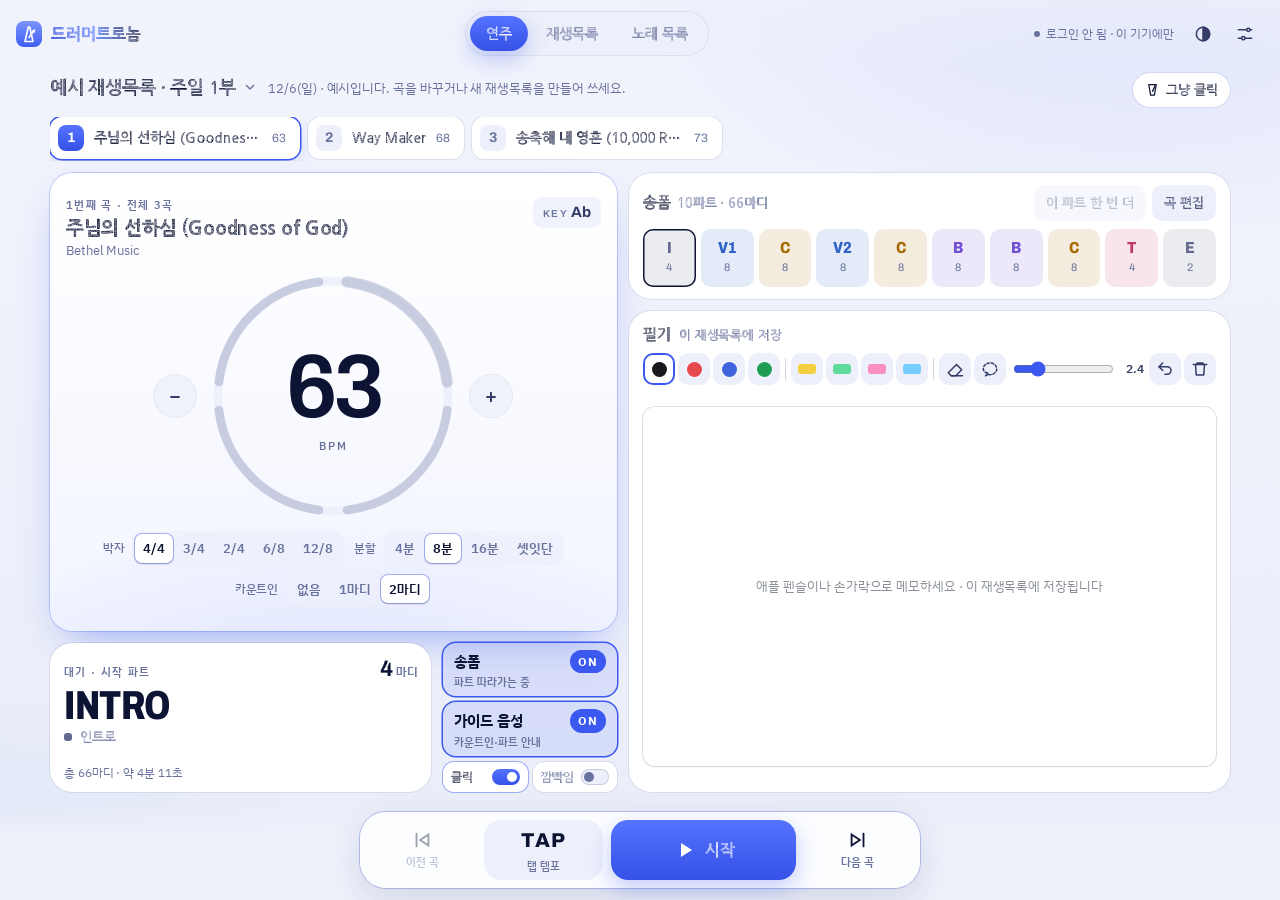
<file: metronome/index.html>
<!doctype html>
<html lang="ko">
<head>
<meta charset="utf-8">
<meta name="viewport" content="width=device-width,initial-scale=1,maximum-scale=1,user-scalable=no,viewport-fit=cover">
<title>드러머트로놈 · Drummertronome</title>
<meta name="apple-mobile-web-app-capable" content="yes">
<meta name="mobile-web-app-capable" content="yes">
<meta name="apple-mobile-web-app-title" content="드러머트로놈">
<meta name="apple-mobile-web-app-status-bar-style" content="black-translucent">
<meta name="theme-color" content="#080C1E" media="(prefers-color-scheme: dark)">
<meta name="theme-color" content="#EEF1FA" media="(prefers-color-scheme: light)">
<link rel="manifest" href="manifest.webmanifest">
<link rel="apple-touch-icon" href="icon-180.png">
<link rel="icon" type="image/png" href="icon-192.png">
<link rel="preconnect" href="https://fonts.googleapis.com">
<link rel="preconnect" href="https://fonts.gstatic.com" crossorigin>
<link rel="stylesheet" href="fonts/nanum-eco.css">
<link rel="stylesheet" href="https://fonts.googleapis.com/css2?family=Archivo:wdth,wght@62..125,400..800&family=IBM+Plex+Sans+KR:wght@400;500;600;700&display=swap">
<style>:root{box-sizing:border-box;padding-top:env(safe-area-inset-top,0px)}body{margin:0;padding:0}img{max-width:100%}[hidden]:not([hidden=until-found i]){display:none!important}.sync{cursor:pointer}</style>
<style>
/* Layout: a single stage for the drum riser — a tempo dial that lights beat by beat, the current part in big type, and a floating transport in the thumb zone.
   색: 진한 남색 무대 + 로열 블루 강조(2026-11-25). 제목·중요 글씨는 나눔고딕 에코(--title), 본문은 IBM Plex Sans KR(--ui), 숫자·영문 파트 이름은 Archivo(--display). */
:root{
  color-scheme: dark;
  --bg:#080C1E; --bg-2:#0C1129; --surface:#111836; --surface-2:#19214A; --raise:#222C5C;
  --line:rgba(150,170,255,.10); --line-2:rgba(150,170,255,.20);
  --fg:#EEF1FF; --fg-2:#C0C7E8; --muted:#7E88B5;
  --accent:#5B7BFF; --accent-2:#8EA4FF; --accent-ink:#FFFFFF; --accent-soft:rgba(91,123,255,.17);
  --steel:#5FD0F0; --danger:#FF7A85; --ok:#4FD39A;
  --flash:#D9E1FF; --scrim:rgba(3,6,22,.66); --shadow:0 14px 40px rgba(1,3,16,.55); --glass:rgba(17,24,58,.74);
  --glow:0 8px 26px rgba(80,110,255,.42);
  --page-bg:radial-gradient(900px 520px at 88% -8%, rgba(76,102,255,.20), transparent 62%), radial-gradient(760px 520px at -6% 108%, rgba(64,86,230,.16), transparent 60%), linear-gradient(180deg,#0A0F26,#070A1A);
  --card-bg:linear-gradient(180deg, rgba(255,255,255,.035), rgba(255,255,255,0) 55%), var(--surface);
  --hero-bg:radial-gradient(120% 70% at 50% 118%, rgba(91,123,255,.42), transparent 62%), linear-gradient(180deg,#17205A,#10173F);
  --title-grad:linear-gradient(92deg,#9DB0FF 0%,#C9D3FF 45%,#FFFFFF 100%);
  --btn-grad:linear-gradient(180deg,#6C88FF,#4A67F2);
  --c-edge:#9AA5CC; --c-verse:#7FA8FF; --c-pre:#4FD1C5; --c-chorus:#F3B54E; --c-bridge:#B79CF6; --c-inst:#8DD07B; --c-tag:#F592B0; --c-cue:#FF8A5B;
  --display:"Archivo", "Helvetica Neue", Arial, sans-serif;
  --ui:"IBM Plex Sans KR", "Apple SD Gothic Neo", "Malgun Gothic", system-ui, sans-serif;
  --title:"NanumGothicEco", "IBM Plex Sans KR", "Apple SD Gothic Neo", "Malgun Gothic", system-ui, sans-serif;
  --r:14px;
}
@media (prefers-color-scheme: light){ :root:not([data-theme="dark"]):not([data-app-theme]){
  color-scheme: light;
  --bg:#EEF1FA; --bg-2:#E7EBF7; --surface:#FFFFFF; --surface-2:#EDF0FB; --raise:#FFFFFF;
  --line:rgba(22,34,100,.09); --line-2:rgba(22,34,100,.18);
  --fg:#0D1333; --fg-2:#343C66; --muted:#68729C;
  --accent:#3B58F0; --accent-2:#6C86FF; --accent-ink:#FFFFFF; --accent-soft:rgba(59,88,240,.11);
  --steel:#0B87B8; --danger:#D23B4A; --ok:#1F8A57;
  --flash:#0D1333; --scrim:rgba(14,20,56,.34); --shadow:0 12px 34px rgba(20,32,96,.12); --glass:rgba(255,255,255,.82);
  --glow:0 8px 22px rgba(59,88,240,.30);
  --page-bg:radial-gradient(900px 520px at 88% -8%, rgba(91,123,255,.16), transparent 62%), radial-gradient(760px 520px at -6% 108%, rgba(91,123,255,.10), transparent 60%), linear-gradient(180deg,#F2F4FC,#E9EDF8);
  --card-bg:var(--surface);
  --hero-bg:radial-gradient(120% 70% at 50% 118%, rgba(91,123,255,.16), transparent 62%), linear-gradient(180deg,#FFFFFF,#F3F5FF);
  --title-grad:linear-gradient(92deg,#2C47DD 0%,#5B7BFF 50%,#0D1333 100%);
  --btn-grad:linear-gradient(180deg,#5573FF,#3651E6);
  --c-edge:#626B8F; --c-verse:#2D62C6; --c-pre:#11857C; --c-chorus:#A86C06; --c-bridge:#7350D2; --c-inst:#3B832C; --c-tag:#BE3A62; --c-cue:#C2410C } }
:root[data-theme="light"]:not([data-app-theme]), :root[data-app-theme="light"]{
  color-scheme: light;
  --bg:#EEF1FA; --bg-2:#E7EBF7; --surface:#FFFFFF; --surface-2:#EDF0FB; --raise:#FFFFFF;
  --line:rgba(22,34,100,.09); --line-2:rgba(22,34,100,.18);
  --fg:#0D1333; --fg-2:#343C66; --muted:#68729C;
  --accent:#3B58F0; --accent-2:#6C86FF; --accent-ink:#FFFFFF; --accent-soft:rgba(59,88,240,.11);
  --steel:#0B87B8; --danger:#D23B4A; --ok:#1F8A57;
  --flash:#0D1333; --scrim:rgba(14,20,56,.34); --shadow:0 12px 34px rgba(20,32,96,.12); --glass:rgba(255,255,255,.82);
  --glow:0 8px 22px rgba(59,88,240,.30);
  --page-bg:radial-gradient(900px 520px at 88% -8%, rgba(91,123,255,.16), transparent 62%), radial-gradient(760px 520px at -6% 108%, rgba(91,123,255,.10), transparent 60%), linear-gradient(180deg,#F2F4FC,#E9EDF8);
  --card-bg:var(--surface);
  --hero-bg:radial-gradient(120% 70% at 50% 118%, rgba(91,123,255,.16), transparent 62%), linear-gradient(180deg,#FFFFFF,#F3F5FF);
  --title-grad:linear-gradient(92deg,#2C47DD 0%,#5B7BFF 50%,#0D1333 100%);
  --btn-grad:linear-gradient(180deg,#5573FF,#3651E6);
  --c-edge:#626B8F; --c-verse:#2D62C6; --c-pre:#11857C; --c-chorus:#A86C06; --c-bridge:#7350D2; --c-inst:#3B832C; --c-tag:#BE3A62; --c-cue:#C2410C }
:root[data-app-theme="dark"]{
  color-scheme: dark;
  --bg:#080C1E; --bg-2:#0C1129; --surface:#111836; --surface-2:#19214A; --raise:#222C5C;
  --line:rgba(150,170,255,.10); --line-2:rgba(150,170,255,.20);
  --fg:#EEF1FF; --fg-2:#C0C7E8; --muted:#7E88B5;
  --accent:#5B7BFF; --accent-2:#8EA4FF; --accent-ink:#FFFFFF; --accent-soft:rgba(91,123,255,.17);
  --steel:#5FD0F0; --danger:#FF7A85; --ok:#4FD39A;
  --flash:#D9E1FF; --scrim:rgba(3,6,22,.66); --shadow:0 14px 40px rgba(1,3,16,.55); --glass:rgba(17,24,58,.74);
  --glow:0 8px 26px rgba(80,110,255,.42);
  --page-bg:radial-gradient(900px 520px at 88% -8%, rgba(76,102,255,.20), transparent 62%), radial-gradient(760px 520px at -6% 108%, rgba(64,86,230,.16), transparent 60%), linear-gradient(180deg,#0A0F26,#070A1A);
  --card-bg:linear-gradient(180deg, rgba(255,255,255,.035), rgba(255,255,255,0) 55%), var(--surface);
  --hero-bg:radial-gradient(120% 70% at 50% 118%, rgba(91,123,255,.42), transparent 62%), linear-gradient(180deg,#17205A,#10173F);
  --title-grad:linear-gradient(92deg,#9DB0FF 0%,#C9D3FF 45%,#FFFFFF 100%);
  --btn-grad:linear-gradient(180deg,#6C88FF,#4A67F2);
  --c-edge:#9AA5CC; --c-verse:#7FA8FF; --c-pre:#4FD1C5; --c-chorus:#F3B54E; --c-bridge:#B79CF6; --c-inst:#8DD07B; --c-tag:#F592B0; --c-cue:#FF8A5B }

*,*::before,*::after{box-sizing:border-box}
html,body{height:100%}
/* 아이패드·아이폰 확대 막기: 두 번 탭 확대 없음, 길게 눌러 글자 선택·돋보기 없음(입력 칸은 그대로) */
html{touch-action:manipulation;-webkit-text-size-adjust:100%;text-size-adjust:100%}
body{-webkit-user-select:none;user-select:none;-webkit-touch-callout:none;-webkit-tap-highlight-color:transparent}
input,textarea,select,[contenteditable]{-webkit-user-select:text;user-select:text;-webkit-touch-callout:default}
body{background:var(--bg);color:var(--fg);font-family:var(--ui);font-size:15px;line-height:1.5;letter-spacing:-.005em;
  display:flex;flex-direction:column;overflow:hidden;-webkit-tap-highlight-color:transparent;-webkit-font-smoothing:antialiased}
button,input,select,textarea{font:inherit;color:inherit}
button{cursor:pointer;border:0;background:none;padding:0}
button[disabled]{cursor:default}
:focus-visible{outline:2px solid var(--accent);outline-offset:2px}
.num{font-variant-numeric:tabular-nums}
.eyebrow{font-size:11px;letter-spacing:.12em;text-transform:uppercase;color:var(--muted);font-weight:600}

/* ---------- top bar ---------- */
.top{display:flex;align-items:center;gap:14px;padding-block:12px;
  padding-left:max(16px,env(safe-area-inset-left,0px));padding-right:max(16px,env(safe-area-inset-right,0px))}
.brand{display:flex;align-items:center;gap:9px;font-weight:700;font-size:15px;white-space:nowrap}
.brand svg{width:26px;height:26px;flex:0 0 auto}
.tabs{display:flex;gap:2px;background:var(--surface-2);border-radius:12px;padding:3px;margin-inline:auto}
.tabs button{white-space:nowrap;padding:7px 16px;border-radius:9px;font-weight:600;font-size:14px;color:var(--muted);transition:color .15s, background .15s}
.tabs button:hover{color:var(--fg)}
.tabs button[aria-selected="true"]{background:var(--raise);color:var(--fg);box-shadow:0 1px 2px rgba(0,0,0,.18), 0 0 0 1px var(--line)}
.top-r{display:flex;align-items:center;gap:4px}
.sync{font-size:12px;color:var(--muted);display:flex;align-items:center;gap:6px;white-space:nowrap;margin-right:6px}
.sync i{width:6px;height:6px;border-radius:50%;background:var(--muted);display:inline-block}
.sync[data-s="on"] i{background:var(--ok);box-shadow:0 0 0 3px color-mix(in srgb, var(--ok) 22%, transparent)}
.icon-btn{width:38px;height:38px;border-radius:11px;display:grid;place-items:center;color:var(--fg-2)}
.icon-btn:hover{background:var(--surface-2);color:var(--fg)}
.icon-btn svg{width:20px;height:20px}

.view{flex:1;min-height:0;overflow:auto;
  padding-left:max(16px,env(safe-area-inset-left,0px));padding-right:max(16px,env(safe-area-inset-right,0px));padding-block:6px 28px}
.wrap{max-width:1000px;margin:0 auto;display:flex;flex-direction:column;gap:16px}

/* ---------- play ---------- */
#v-play{display:flex;flex-direction:column;padding-bottom:0}
.play-grid{flex:1;max-width:1000px;width:100%;margin:0 auto;display:grid;gap:16px;grid-template-columns:minmax(0,1fr);align-content:start}
.play-grid > *, .side > *{min-width:0}
.setbar{display:flex;align-items:baseline;gap:10px;flex-wrap:wrap}
.setname{font-weight:700;font-size:18px;display:flex;align-items:center;gap:6px;letter-spacing:-.01em}
.setname svg{width:16px;height:16px;color:var(--muted)}
.setmeta{color:var(--muted);font-size:13px}
.free-btn{margin-left:auto;align-self:center;display:inline-flex;align-items:center;gap:6px;padding:7px 12px;border-radius:999px;font-size:13px;font-weight:600;
  background:var(--surface);color:var(--fg);box-shadow:0 0 0 1px var(--line)}
.free-btn svg{width:15px;height:15px}
.free-btn[aria-pressed="true"]{background:var(--accent);color:var(--accent-ink);box-shadow:none}
.strip{display:flex;gap:8px;overflow-x:auto;padding-bottom:2px;scrollbar-width:none}
.strip::-webkit-scrollbar{display:none}
.chip-song{flex:0 0 auto;display:flex;gap:10px;align-items:center;padding:8px 14px 8px 8px;border-radius:12px;
  background:var(--surface);box-shadow:0 0 0 1px var(--line);max-width:250px;text-align:left;transition:box-shadow .15s}
.chip-song b{width:26px;height:26px;border-radius:8px;background:var(--surface-2);display:grid;place-items:center;font-family:var(--display);font-size:14px;font-weight:700;color:var(--muted);flex:0 0 auto}
.chip-song span{white-space:nowrap;overflow:hidden;text-overflow:ellipsis;font-size:14px;font-weight:500}
.chip-song small{color:var(--muted);font-size:12px;font-family:var(--display)}
.chip-song:hover{box-shadow:0 0 0 1px var(--line-2)}
.chip-song[aria-current="true"]{box-shadow:0 0 0 1.5px var(--accent);background:var(--surface)}
.chip-song[aria-current="true"] b{background:var(--accent);color:var(--accent-ink)}

.hud{background:var(--surface);border-radius:22px;padding:20px;display:grid;gap:18px;box-shadow:0 0 0 1px var(--line)}
.song-head{display:flex;gap:12px;align-items:flex-start;justify-content:space-between}
.song-head h1{font-size:21px;line-height:1.25;margin:2px 0 0;text-wrap:balance;letter-spacing:-.02em;font-weight:700}
.song-head .artist{color:var(--muted);font-size:13px;margin-top:2px}
.keytag{font-family:var(--display);font-weight:700;font-size:15px;border-radius:9px;padding:4px 10px;background:var(--surface-2);color:var(--fg-2);white-space:nowrap}
.keytag::before{content:"KEY ";font-size:10px;letter-spacing:.12em;color:var(--muted);font-weight:600}

.tempo{display:grid;grid-template-columns:auto auto auto;align-items:center;justify-content:center;gap:14px}
.step{width:48px;height:48px;border-radius:50%;background:var(--surface-2);font-size:22px;font-weight:500;display:grid;place-items:center;user-select:none;touch-action:manipulation;color:var(--fg-2);transition:background .12s}
.step:hover{background:var(--raise);color:var(--fg)}
.step:active{transform:scale(.96)}
.dial{position:relative;width:min(52vw,200px);aspect-ratio:1;max-width:100%}
.dial svg{position:absolute;inset:0;width:100%;height:100%;overflow:visible}
.dial .track{fill:none;stroke:var(--surface-2);stroke-width:7}
.dial .arc{fill:none;stroke:var(--line-2);stroke-width:7;stroke-linecap:round;transition:stroke .05s}
.dial .arc.down{stroke-width:9}
.dial .arc.on{stroke:var(--fg)}
.dial .arc.down.on{stroke:var(--accent)}
.dial g.count .arc.on{stroke:var(--steel)}
.dial .halo{fill:var(--accent);opacity:0;transform-origin:100px 100px}
.dial-c{position:absolute;inset:0;display:flex;flex-direction:column;align-items:center;justify-content:center;gap:2px}
.dial-c input{width:3.1ch;background:none;border:0;text-align:center;font-family:var(--display);font-weight:600;font-size:clamp(64px,19vw,88px);line-height:.95;padding:0;letter-spacing:-.04em;
  -moz-appearance:textfield;font-variant-numeric:tabular-nums;border-radius:10px}
.dial-c input:hover{background:var(--surface-2)}
.dial-c input::-webkit-outer-spin-button,.dial-c input::-webkit-inner-spin-button{-webkit-appearance:none;margin:0}
.dial-c small{font-size:11px;letter-spacing:.16em;color:var(--muted);font-weight:600}

.bpm-save{display:flex;align-items:center;justify-content:center;gap:8px;flex-wrap:wrap;margin-top:-6px}
.bpm-save span{font-size:13px;color:var(--muted)}
.bpm-save span b{color:var(--fg);font-family:var(--display)}
.primary.sm{padding:7px 14px;font-size:13px;border-radius:10px}
.seg-row{display:flex;flex-wrap:wrap;gap:10px 18px;justify-content:center;align-items:center}
.seg-row > div{display:flex;align-items:center;gap:8px}
.seg{display:inline-flex;background:var(--surface-2);border-radius:10px;padding:3px;gap:2px}
.seg button{padding:5px 10px;font-size:13px;font-weight:600;color:var(--muted);border-radius:7px;transition:background .12s,color .12s}
.seg button:hover{color:var(--fg)}
.seg button[aria-pressed="true"]{background:var(--raise);color:var(--fg);box-shadow:0 1px 2px rgba(0,0,0,.2),0 0 0 1px var(--line)}
.seg-label{font-size:12px;color:var(--muted);font-weight:500}

.now{gap:6px}
.now-top{display:flex;justify-content:space-between;align-items:baseline;gap:10px}
.barcount{font-family:var(--display);font-weight:600;font-size:15px;color:var(--fg-2)}
.barcount b{font-size:28px;color:var(--fg);font-weight:700;letter-spacing:-.02em}
.barcount small{font-family:var(--ui);color:var(--muted);font-size:12px;margin-left:3px}
.secname{font-family:var(--display);font-weight:800;font-stretch:78%;font-size:clamp(50px,15vw,92px);line-height:.9;letter-spacing:-.01em;text-transform:uppercase;
  min-width:0;overflow:hidden;text-overflow:ellipsis;white-space:nowrap;color:var(--fg)}
.secname.count{color:var(--steel)}
.secko{display:flex;align-items:center;gap:8px;color:var(--muted);font-size:14px;min-height:21px}
.secko i{width:8px;height:8px;border-radius:3px;background:var(--sc,var(--c-edge))}
.bars{display:flex;gap:4px;height:6px;margin-top:4px}
.bars span{flex:1;border-radius:3px;background:var(--surface-2)}
.bars span.on{background:var(--sc,var(--accent))}
.bars span.now{background:var(--sc,var(--accent));opacity:.55}
.next{display:flex;align-items:center;gap:10px;font-size:13px;color:var(--muted);flex-wrap:wrap;min-height:28px;margin-top:4px}
.next b{font-family:var(--display);font-stretch:85%;font-size:20px;font-weight:800;color:var(--sc,var(--steel));letter-spacing:.01em;text-transform:uppercase}
.next .arrow{font-size:11px;letter-spacing:.12em;font-weight:600}
.next .q{background:var(--accent-soft);color:var(--accent);border-radius:6px;padding:1px 7px;font-size:12px;font-weight:600}

.side{display:grid;gap:16px;align-content:start}
.maincol{display:grid;gap:16px;align-content:start;min-width:0}
/* 지금 칸(작게) */
.now.compact{padding:12px 16px;gap:2px}
.now.compact .secname{font-size:clamp(30px,8vw,46px)}
.now.compact .barcount b{font-size:22px}
.now.compact .secko{font-size:13px;min-height:18px}
.now.compact .next{min-height:0;margin-top:2px;font-size:12px}
.now.compact .next b{font-size:16px}
/* 필기 */
.ink-panel{gap:10px}
.ink-head{display:flex;align-items:center;justify-content:space-between;gap:8px;flex-wrap:wrap}
.ink-head .t{font-weight:700;font-size:15px}
.ink-head .t small, .ink-where{color:var(--muted);font-weight:500;font-size:12.5px;margin-left:8px}
.inkpad{display:grid;gap:8px;min-width:0}
.ink-bar{display:flex;gap:4px;align-items:center;flex-wrap:wrap}
.ink-bar button{width:34px;height:34px;border-radius:10px;display:grid;place-items:center;color:var(--fg-2);background:var(--surface-2)}
.ink-bar button svg{width:18px;height:18px}
.ink-bar button[aria-pressed="true"]{box-shadow:inset 0 0 0 2px var(--accent);color:var(--fg);background:var(--raise)}
.ink-bar button.arm{background:var(--danger,#e5484d);color:#fff}
.ink-bar .dot{width:15px;height:15px;border-radius:50%;box-shadow:0 0 0 1.5px rgba(255,255,255,.35)}
.ink-bar .dot.hl{width:18px;height:10px;border-radius:3px;opacity:.75;box-shadow:none}
.ink-wrap{position:relative;min-width:0}
.ink-paper{position:relative;width:100%;aspect-ratio:16/10;margin:0 auto;border-radius:12px;overflow:hidden;background:#fff;touch-action:none;-webkit-user-select:none;user-select:none;
  box-shadow:0 0 0 1px rgba(0,0,0,.10), 0 1px 3px rgba(0,0,0,.08)}
.ink-paper canvas{position:absolute;inset:0;width:100%;height:100%;touch-action:none}
.ink-live{cursor:crosshair}
.ink-cursor{position:absolute;left:0;top:0;border-radius:50%;pointer-events:none;opacity:0;box-shadow:0 0 0 1px rgba(0,0,0,.55), 0 0 0 2px rgba(255,255,255,.8);transition:opacity .12s}
.ink-empty{position:absolute;inset:0;display:grid;place-items:center;text-align:center;padding:24px;color:#8a8f98;font-size:13px;pointer-events:none}
.ink-wrap.off .ink-live{cursor:default}
.ink-selbar{position:absolute;left:0;top:0;display:flex;gap:2px;padding:3px;border-radius:11px;background:#141C44;box-shadow:0 4px 14px rgba(0,0,0,.28);z-index:3;transform:translate(-50%,0);white-space:nowrap}
.ink-selbar[hidden]{display:none}
.ink-selbar button{padding:6px 11px;border-radius:8px;font-size:13px;font-weight:600;color:#fff;min-height:32px;touch-action:manipulation}
.ink-selbar button:active{background:rgba(255,255,255,.14)}
.ink-selbar button.del{color:#ff8a8d}
.ink-wrap.off .ink-paper{opacity:.75}
.ink-sep{width:1px;height:22px;background:var(--line-2);margin:0 2px}
.ink-size{display:flex;align-items:center;gap:6px;flex:1 1 80px;min-width:76px;font-size:11.5px;color:var(--muted);font-weight:600;padding:0 4px}
.ink-size input{flex:1;min-width:50px;accent-color:var(--accent)}
.ink-size-v{min-width:22px;text-align:right;color:var(--fg-2)}
.ink-size-l{white-space:nowrap}
/* 필기 칸이 좁으면(아이패드 가로 한 화면 배치 등) 단추를 조금 줄이고 굵기 글자는 숨겨 슬라이더 자리를 확보 */
.inkpad{container-type:inline-size}
@container (max-width:620px){
  .ink-bar{gap:3px}
  .ink-bar button{width:32px;height:32px}
  .ink-size-l{display:none}
  .ink-size{min-width:64px;padding:0 2px}
}
.panel{background:var(--surface);border-radius:22px;padding:18px;display:grid;grid-template-columns:minmax(0,1fr);gap:12px;box-shadow:0 0 0 1px var(--line)}
.form-head{display:flex;justify-content:space-between;align-items:center;gap:10px;flex-wrap:wrap}
.form-head .t{font-weight:700;font-size:15px}
.form-head .t small{color:var(--muted);font-weight:500;font-size:13px;margin-left:6px}
.form-head > span{flex-wrap:wrap;justify-content:flex-end}
.form-head .ghost{padding:8px 12px;font-size:13px;min-height:36px}
.form-head .primary{padding:8px 12px;font-size:13px;min-height:36px}
/* 파트가 많아도 패널 밖으로 넘치지 않게 같은 크기 칸으로 줄바꿈한다(손가락으로 누르기 쉬운 크기) */
.formline{display:grid;grid-template-columns:repeat(auto-fill,minmax(52px,1fr));gap:6px;min-height:58px}
.formline .form-empty{grid-column:1/-1}
.formline .blk{min-height:58px}
.blk{position:relative;flex-basis:0;min-width:30px;border-radius:10px;overflow:hidden;
  background:color-mix(in srgb, var(--sc,var(--c-edge)) 13%, var(--surface));
  display:flex;flex-direction:column;justify-content:center;align-items:center;padding:6px 2px;text-align:center;transition:opacity .2s, box-shadow .15s}
.blk b{font-family:var(--display);font-weight:800;font-stretch:85%;font-size:16px;line-height:1;position:relative;color:var(--sc,var(--fg))}
.blk small{font-size:11px;color:var(--muted);position:relative;font-family:var(--display);margin-top:3px}
.blk::before{content:"";position:absolute;inset:auto 0 0 0;height:3px;width:calc(var(--p,0)*100%);background:var(--sc,var(--accent))}
.blk:hover{box-shadow:inset 0 0 0 1px var(--line-2)}
.blk.cur{box-shadow:inset 0 0 0 1.5px var(--sc,var(--accent))}
.blk.start{box-shadow:inset 0 0 0 1.5px var(--fg)}
.blk.queued{box-shadow:inset 0 0 0 1.5px var(--steel);background:color-mix(in srgb, var(--steel) 16%, var(--surface))}
.blk.done{opacity:.4}
.form-empty{color:var(--muted);font-size:14px;padding:14px;border:1px dashed var(--line-2);border-radius:12px;display:flex;align-items:center;gap:8px;flex-wrap:wrap}
.legend{display:flex;flex-wrap:wrap;gap:4px 12px;font-size:12px;color:var(--muted)}
.legend span{display:inline-flex;align-items:center;gap:5px}
.legend i{width:8px;height:8px;border-radius:3px;background:var(--sc)}

.ghost{background:var(--surface-2);border-radius:10px;padding:7px 12px;font-size:13px;font-weight:600;color:var(--fg-2);transition:background .12s}
.ghost:hover{background:var(--raise);color:var(--fg);box-shadow:0 0 0 1px var(--line)}
.ghost[disabled]{opacity:.4;pointer-events:none}

.quick{display:flex;flex-direction:column;gap:8px}
.quick-s{display:grid;grid-template-columns:1fr 1fr;gap:8px}
.tog .ls{display:none}
/* 송폼·가이드 음성: 연주 중에 자주 누르므로 큰 버튼 두 개를 나란히 둔다 */
.bigtogs{display:grid;grid-template-columns:1fr 1fr;gap:8px}
.bigtog{display:flex;flex-direction:column;align-items:stretch;justify-content:center;gap:3px;min-height:66px;padding:10px 14px;border-radius:16px;background:var(--surface);box-shadow:0 0 0 1.5px var(--line-2);text-align:left;color:var(--muted);transition:background .15s, box-shadow .15s}
.bigtog .bt{display:flex;align-items:center;justify-content:space-between;gap:8px}
.bigtog b{font-size:16px;font-weight:800;color:var(--fg);letter-spacing:-.01em}
.bigtog em{font-style:normal;font-size:11.5px;font-weight:800;letter-spacing:.06em;padding:3px 8px;border-radius:999px;background:var(--surface-2);color:var(--muted);box-shadow:inset 0 0 0 1px var(--line-2)}
.bigtog small{font-size:12px;font-weight:600;line-height:1.3}
.bigtog[aria-pressed="true"]{background:var(--accent-soft);box-shadow:0 0 0 1.5px var(--accent)}
.bigtog[aria-pressed="true"] em{background:var(--accent);color:var(--accent-ink);box-shadow:none}
.bigtog[aria-pressed="false"]{box-shadow:0 0 0 1.5px var(--danger)}
.bigtog[aria-pressed="false"] em{color:var(--danger);box-shadow:inset 0 0 0 1px var(--danger)}
.bigtog:disabled{opacity:.45;box-shadow:0 0 0 1px var(--line);background:var(--surface)}
.bigtog:disabled em{display:none}
.tog{display:flex;align-items:center;justify-content:space-between;gap:10px;padding:11px 14px;border-radius:14px;background:var(--surface);box-shadow:0 0 0 1px var(--line);font-size:14px;font-weight:600;color:var(--muted);text-align:left}
.tog i{width:34px;height:20px;border-radius:999px;background:var(--surface-2);position:relative;flex:0 0 auto;box-shadow:inset 0 0 0 1px var(--line-2);transition:background .15s}
.tog i::after{content:"";position:absolute;top:3px;left:3px;width:14px;height:14px;border-radius:50%;background:var(--muted);transition:transform .15s, background .15s}
.tog[aria-pressed="true"]{color:var(--fg)}
.tog[aria-pressed="true"] i{background:var(--accent);box-shadow:none}
.tog[aria-pressed="true"] i::after{transform:translateX(14px);background:var(--accent-ink)}

.transport{position:sticky;bottom:0;margin-top:16px;padding-block:10px calc(12px + env(safe-area-inset-bottom,0px));
  background:linear-gradient(to top, var(--bg) 62%, transparent);
  margin-left:calc(-1*max(16px,env(safe-area-inset-left,0px)));margin-right:calc(-1*max(16px,env(safe-area-inset-right,0px)));
  padding-left:max(16px,env(safe-area-inset-left,0px));padding-right:max(16px,env(safe-area-inset-right,0px))}
.transport .in{max-width:560px;margin:0 auto;display:grid;grid-template-columns:1fr 1.1fr 1.7fr 1fr;gap:8px;align-items:center;
  background:var(--glass);-webkit-backdrop-filter:blur(18px) saturate(1.4);backdrop-filter:blur(18px) saturate(1.4);
  border-radius:24px;padding:8px;box-shadow:var(--shadow), 0 0 0 1px var(--line)}
.tbtn{height:60px;border-radius:17px;display:flex;flex-direction:column;align-items:center;justify-content:center;font-size:11px;color:var(--muted);font-weight:600;gap:3px;touch-action:manipulation;user-select:none;transition:background .12s}
.tbtn:hover{background:var(--surface-2)}
.tbtn svg{width:22px;height:22px;color:var(--fg)}
.tbtn[disabled]{opacity:.35}
.tbtn.tap{font-family:var(--display);font-size:20px;font-weight:800;color:var(--fg);letter-spacing:.08em;background:var(--surface-2)}
.tbtn.tap small{font-family:var(--ui);font-size:11px;letter-spacing:0;color:var(--muted);font-weight:500}
.tbtn.tap.hit{background:var(--accent-soft);color:var(--accent)}
.play{height:60px;border-radius:17px;background:var(--accent);color:var(--accent-ink);font-weight:700;font-size:16px;display:flex;align-items:center;justify-content:center;gap:8px;transition:transform .1s, background .15s}
.play:active{transform:scale(.98)}
.play svg{width:24px;height:24px}
.play[data-on="true"]{background:var(--fg);color:var(--bg)}

#flash{position:fixed;inset:0;pointer-events:none;background:var(--flash);opacity:0;z-index:40}
#flash.down{background:var(--accent)}

/* ---------- lists + library ---------- */
.sec-title{display:flex;align-items:flex-end;justify-content:space-between;gap:12px;flex-wrap:wrap}
.sec-title h2{margin:0;font-size:26px;letter-spacing:-.025em}
.sec-title p{margin:4px 0 0;color:var(--muted);font-size:13px}
.primary{background:var(--accent);color:var(--accent-ink);border-radius:11px;padding:10px 16px;font-weight:700;font-size:14px;transition:filter .12s}
.primary:hover{filter:brightness(1.06)}
.primary[disabled]{opacity:.45;pointer-events:none}
.cards{display:grid;grid-template-columns:repeat(auto-fill,minmax(270px,1fr));gap:12px}
.card{background:var(--surface);border-radius:18px;padding:18px;text-align:left;display:grid;gap:8px;min-width:0;box-shadow:0 0 0 1px var(--line);transition:box-shadow .15s, transform .15s}
.card:hover{box-shadow:0 0 0 1px var(--line-2), var(--shadow);transform:translateY(-1px)}
.card .d{font-family:var(--display);font-weight:700;font-size:13px;color:var(--accent);letter-spacing:.04em}
.card h3{margin:0;font-size:17px;letter-spacing:-.015em}
.card p{margin:0;color:var(--muted);font-size:13px;overflow:hidden;text-overflow:ellipsis;white-space:nowrap}
.card ol{margin:4px 0 0;padding-left:18px;font-size:13px;color:var(--fg-2);display:grid;gap:2px}
.card ol li::marker{color:var(--muted);font-family:var(--display)}
.badge{display:inline-block;font-size:11px;font-weight:600;padding:1px 7px;border-radius:999px;background:var(--accent-soft);color:var(--accent);vertical-align:2px;letter-spacing:0}
.empty{border:1px dashed var(--line-2);border-radius:18px;padding:26px;text-align:center;color:var(--muted);display:grid;gap:12px;justify-items:center}

.field{display:grid;gap:6px;min-width:0}
.field label{font-size:12px;color:var(--muted);font-weight:600}
.inp{background:var(--surface-2);border:1px solid transparent;border-radius:11px;padding:10px 12px;width:100%;min-width:0;transition:border-color .12s, background .12s}
.inp:hover{border-color:var(--line-2)}
.inp:focus{outline:none;border-color:var(--accent);background:var(--surface)}
.inp[readonly]{opacity:.55;cursor:default;border-color:transparent;background:var(--surface-2)}
textarea.inp{min-height:88px;resize:vertical;line-height:1.55}
.grid2{display:grid;grid-template-columns:repeat(auto-fit,minmax(150px,1fr));gap:12px}
.rows{display:grid;gap:6px}
.row{display:flex;align-items:center;gap:12px;background:var(--surface);border-radius:14px;padding:10px 12px;min-width:0;box-shadow:0 0 0 1px var(--line)}
.row .n{font-family:var(--display);font-weight:700;font-size:15px;color:var(--muted);width:26px;height:26px;border-radius:8px;background:var(--surface-2);display:grid;place-items:center;flex:0 0 auto}
.row .t{flex:1;min-width:0}
.row .t b{display:block;white-space:nowrap;overflow:hidden;text-overflow:ellipsis;font-weight:600}
.row .t small{display:block;color:var(--muted);font-size:12px;white-space:nowrap;overflow:hidden;text-overflow:ellipsis}
.row .acts{display:flex;gap:2px}
.row .acts button{width:34px;height:34px;border-radius:9px;display:grid;place-items:center;color:var(--muted)}
.row .acts button:hover{background:var(--surface-2);color:var(--fg)}
.row .acts svg{width:18px;height:18px}
.row.click{cursor:pointer;text-align:left;width:100%}
.row.click:hover,.row:has(> button.t:hover){box-shadow:0 0 0 1px var(--line-2)}
.meta-line{display:flex;gap:5px;flex-wrap:wrap}
.pill{font-size:11px;border-radius:6px;padding:1px 7px;color:var(--fg-2);background:var(--surface-2);white-space:nowrap;font-weight:500}
.toolbar{display:flex;gap:8px;flex-wrap:wrap}
.toolbar .inp{flex:1;min-width:160px}
.danger{color:var(--danger)}
.ghost.danger{background:color-mix(in srgb, var(--danger) 12%, transparent);color:var(--danger)}
.back{display:inline-flex;align-items:center;gap:4px;color:var(--muted);font-weight:600;font-size:14px;align-self:flex-start}
.back:hover{color:var(--fg)}
.back svg{width:18px;height:18px}

/* ---------- sheets ---------- */
.scrim{position:fixed;inset:0;background:var(--scrim);z-index:50;display:flex;align-items:flex-end;justify-content:center;-webkit-backdrop-filter:blur(4px);backdrop-filter:blur(4px)}
.sheet{background:var(--bg-2);border-radius:24px 24px 0 0;width:100%;max-width:640px;max-height:92%;display:flex;flex-direction:column;
  padding-bottom:env(safe-area-inset-bottom,0px);box-shadow:var(--shadow), 0 0 0 1px var(--line);position:relative}
.sheet::before{content:"";position:absolute;top:7px;left:50%;width:36px;height:4px;border-radius:2px;background:var(--line-2);transform:translateX(-50%)}
.sheet.nudge{animation:sheetNudge .28s ease}
@keyframes sheetNudge{0%,100%{transform:translateX(0)}25%{transform:translateX(-6px)}75%{transform:translateX(6px)}}
@media (min-width:700px){.scrim{align-items:center}.sheet{border-radius:24px;max-height:86%}.sheet::before{display:none}}
.sheet-h{display:flex;align-items:center;justify-content:space-between;gap:10px;padding:16px 18px 12px}
.sheet-h h2{margin:0;font-size:18px;letter-spacing:-.015em}
.sheet-b{overflow:auto;padding:4px 18px 18px;display:grid;gap:16px;min-height:0}
.sheet-f{display:flex;gap:8px;justify-content:space-between;padding:12px 18px;border-top:1px solid var(--line);flex-wrap:wrap}
.sheet-f > span{flex-wrap:wrap;justify-content:flex-end}
#fBoth.arm, #inkToLib.arm{background:var(--accent);color:var(--accent-ink)}
.chips{display:flex;flex-wrap:wrap;gap:6px}
.chips button{padding:5px 11px;border-radius:9px;background:var(--surface-2);font-family:var(--display);font-weight:800;font-stretch:85%;font-size:15px;color:var(--sc,var(--fg))}
.chips button:hover{box-shadow:0 0 0 1px var(--sc,var(--accent))}
.preview{display:flex;flex-wrap:wrap;gap:5px;align-items:center}
.preview span{font-size:12px;border-radius:7px;padding:2px 8px;background:color-mix(in srgb, var(--sc,var(--c-edge)) 14%, var(--surface));color:var(--fg-2)}
.preview span.bad{background:color-mix(in srgb, var(--danger) 14%, transparent);color:var(--danger)}
.preview span.sum{background:none;color:var(--muted);padding-left:2px}
.cue-pill{display:inline-block;font-family:var(--display);font-weight:800;font-stretch:88%;font-size:12px;letter-spacing:.06em;padding:1px 8px;border-radius:6px;background:color-mix(in srgb, var(--c-cue) 18%, transparent);color:var(--c-cue);margin-left:6px;white-space:nowrap}
.cue-pill.soon{background:none;box-shadow:inset 0 0 0 1px var(--c-cue)}
.blk small.mt{margin-top:1px;font-size:10px;font-weight:700;color:var(--c-cue)}
.cue-pill.meter{color:var(--steel);background:color-mix(in srgb, var(--steel) 16%, transparent)}
.cue-pill.meter.soon{background:none;box-shadow:inset 0 0 0 1px var(--steel)}
.blk.has-cue::after{content:"";position:absolute;top:5px;right:5px;width:6px;height:6px;border-radius:2px;transform:rotate(45deg);background:var(--c-cue)}
.cue-chips{align-items:center}
.cue-chips .chips-label{font-size:12px;color:var(--muted);font-weight:600;margin-right:2px}
.cue-chips button{font-size:13px;color:var(--c-cue)}
.preview span.cue{background:color-mix(in srgb, var(--c-cue) 16%, transparent);color:var(--c-cue);font-weight:700}
.tmp-badge{font-size:11px;font-weight:600;color:var(--steel);background:color-mix(in srgb, var(--steel) 14%, transparent);border-radius:999px;padding:3px 9px;white-space:nowrap}
.badge.tmp{background:color-mix(in srgb, var(--steel) 14%, transparent);color:var(--steel)}
.ctx-note{background:var(--accent-soft);border-radius:12px;padding:11px 13px;font-size:13px;color:var(--fg-2);display:grid;gap:8px;justify-items:start;line-height:1.55}
.ctx-note b{color:var(--fg)}
/* ---------- install ---------- */
.install-bar{display:flex;align-items:center;gap:10px;margin:0 auto;max-width:1100px;width:calc(100% - 28px);padding:10px 10px 10px 14px;border-radius:14px;background:color-mix(in srgb, var(--accent) 14%, var(--surface));box-shadow:0 0 0 1px color-mix(in srgb, var(--accent) 35%, transparent)}
.install-bar[hidden]{display:none}
.install-bar>svg{width:22px;height:22px;color:var(--accent);flex:0 0 auto}
.install-bar .t{flex:1;font-size:13px;line-height:1.45;color:var(--fg-2);word-break:keep-all}
.install-bar .t b{color:var(--fg)}
.install-bar .icon-btn{width:34px;height:34px;flex:0 0 auto}

/* ---------- sharing ---------- */
.lseg{align-self:flex-start}
.lseg button{padding:7px 14px;font-size:14px;position:relative}
.lseg .dot{position:absolute;top:5px;right:5px;width:7px;height:7px;border-radius:50%;background:var(--accent)}
.gpill{display:inline-block;font-size:11px;font-weight:600;border-radius:999px;padding:1px 8px;background:color-mix(in srgb, var(--steel) 14%, transparent);color:var(--steel);margin:2px 4px 0 0;white-space:nowrap}
.card .by{font-size:12px;color:var(--muted)}
.notice{border-radius:14px;padding:16px;background:var(--surface);box-shadow:0 0 0 1px var(--line);display:grid;gap:10px;justify-items:start;color:var(--fg-2);font-size:14px}
.notice small{color:var(--muted);font-size:12px}
.gfilter{display:flex;gap:6px;flex-wrap:wrap}
.gfilter button{padding:6px 12px;border-radius:999px;font-size:13px;font-weight:600;background:var(--surface-2);color:var(--muted)}
.gfilter button[aria-pressed="true"]{background:var(--fg);color:var(--bg)}
.sw{width:40px;height:24px;border-radius:999px;background:var(--surface-2);box-shadow:inset 0 0 0 1px var(--line-2);position:relative;flex:0 0 auto}
.sw::after{content:"";position:absolute;top:3px;left:3px;width:18px;height:18px;border-radius:50%;background:var(--muted);transition:transform .15s}
.row[aria-checked="true"] .sw{background:var(--accent);box-shadow:none}
.row[aria-checked="true"] .sw::after{transform:translateX(16px);background:var(--accent-ink)}

/* ---------- song form blocks ---------- */
.fb-head{display:flex;align-items:center;justify-content:space-between;gap:10px}
.fb-head .seg button{padding:4px 12px}
.fb-list{display:grid;gap:6px;position:relative}
.fb-row{display:grid;gap:3px;background:var(--surface);border-radius:13px;padding:5px 8px 6px 0;box-shadow:0 0 0 1px var(--line), inset 4px 0 0 var(--sc,var(--c-edge));position:relative;touch-action:pan-y}
.fb-row.dragging{z-index:5;box-shadow:0 0 0 1.5px var(--sc,var(--accent)), var(--shadow), inset 4px 0 0 var(--sc,var(--c-edge));transition:none;opacity:.96}
.fb-main{display:flex;align-items:center;gap:6px;min-width:0}
.fb-handle{width:34px;height:40px;flex:0 0 auto;display:grid;place-items:center;color:var(--muted);cursor:grab;touch-action:none;user-select:none;-webkit-user-select:none}
.fb-handle svg{width:18px;height:18px}
.fb-row.dragging .fb-handle{cursor:grabbing;color:var(--fg)}
.fb-label{flex:1 1 70px;min-width:56px;max-width:140px;font-family:var(--display);font-weight:800;font-stretch:88%;font-size:16px;color:var(--sc,var(--fg));padding:8px 9px}
.fb-num{display:flex;align-items:center;background:var(--surface-2);border-radius:10px;flex:0 0 auto}
.fb-num button{width:30px;height:38px;font-size:18px;color:var(--fg-2);border-radius:10px;touch-action:manipulation}
.fb-num button:hover{background:var(--raise)}
.fb-num input{width:36px;text-align:center;background:none;border:0;font-family:var(--display);font-weight:700;font-size:16px;padding:0;-moz-appearance:textfield}
.fb-num input::-webkit-outer-spin-button,.fb-num input::-webkit-inner-spin-button{-webkit-appearance:none;margin:0}
.fb-num small{font-size:11px;color:var(--muted);padding:0 6px 0 2px;white-space:nowrap}
.fb-num.rep input{width:26px}
.fb-num.rep .loop-n{width:26px;text-align:center;font-family:var(--display);font-weight:800;color:var(--accent)}
.fb-num.rep .loop-btn{white-space:nowrap;flex:0 0 auto;margin-left:4px;padding:3px 7px;border-radius:7px;font-size:11.5px;font-weight:700;color:var(--muted);box-shadow:0 0 0 1px var(--line)}
.fb-num.rep .loop-btn[aria-pressed="true"]{background:var(--accent);color:var(--accent-ink);box-shadow:none}
.fb-num.rep small:first-child{padding:0 0 0 8px}
.fb-del{width:34px;height:38px;flex:0 0 auto;border-radius:10px;display:grid;place-items:center;color:var(--muted)}
.fb-del:hover{background:color-mix(in srgb, var(--danger) 12%, transparent);color:var(--danger)}
.fb-del svg{width:18px;height:18px}
.fb-cues{display:flex;flex-wrap:wrap;gap:5px;align-items:center;padding-left:34px}
.fb-cue{display:inline-flex;align-items:center;gap:2px;font-size:12px;font-weight:700;border-radius:7px;padding:2px 3px 2px 8px;background:color-mix(in srgb, var(--c-cue) 16%, transparent);color:var(--c-cue)}
.fb-cue.meter{background:color-mix(in srgb, var(--steel) 16%, transparent);color:var(--steel)}
.fb-cue small{font-weight:500;opacity:.8;margin-left:3px}
.fb-cuepos{appearance:none;-webkit-appearance:none;border:0;background:color-mix(in srgb, currentColor 14%, transparent);color:inherit;font:inherit;font-weight:500;font-size:11.5px;
  border-radius:5px;padding:2px 16px 2px 6px;margin-left:5px;cursor:pointer;
  background-image:linear-gradient(45deg,transparent 50%,currentColor 50%),linear-gradient(135deg,currentColor 50%,transparent 50%);
  background-position:calc(100% - 8px) 55%,calc(100% - 4.5px) 55%;background-size:3.5px 3.5px;background-repeat:no-repeat}
.fb-cuepos option{color:var(--fg);background:var(--surface)}
.fb-cue button{width:20px;height:20px;border-radius:5px;display:grid;place-items:center;color:inherit}
.fb-cue button:hover{background:color-mix(in srgb, currentColor 18%, transparent)}
.fb-cue button svg{width:12px;height:12px}
.fb-cueadd{font-size:12px;font-weight:600;color:var(--muted);border-radius:7px;padding:2px 8px;box-shadow:inset 0 0 0 1px var(--line-2)}
.fb-cueadd:hover,.fb-cueadd[aria-expanded="true"]{color:var(--c-cue);box-shadow:inset 0 0 0 1px var(--c-cue)}
.fb-cuepanel{margin-left:34px;display:grid;gap:8px;padding:10px;border-radius:11px;background:var(--surface-2)}
.fb-cuepanel .rowline{display:flex;align-items:center;gap:8px;flex-wrap:wrap}
.fb-cuepanel .chips button{font-size:13px;color:var(--c-cue);background:var(--surface)}
.fb-cuepanel .chips button.mt{color:var(--steel)}
.fb-cuepanel select,.fb-cuepanel input{padding:7px 10px;width:auto}
.fb-cuepanel input{flex:1;min-width:120px}
.fb-add{display:flex;align-items:flex-start;gap:8px;flex-wrap:wrap}
#formChips{gap:6px 14px}
.chip-group{display:flex;align-items:center;flex-wrap:wrap;gap:6px}
.chip-group small{font-size:11px;color:var(--muted);font-weight:600;margin-right:1px}
.chips-label{font-size:12px;color:var(--muted);font-weight:600}
.fb-empty{color:var(--muted);font-size:13px;padding:14px;border:1px dashed var(--line-2);border-radius:12px;text-align:center}
.hint{font-size:12px;color:var(--muted);margin:0;line-height:1.55}
.hint code{font-family:var(--display);font-weight:700;font-size:13px;color:var(--fg);background:var(--surface-2);padding:0 5px;border-radius:5px}
.check{width:22px;height:22px;border-radius:7px;background:var(--surface-2);box-shadow:inset 0 0 0 1.5px var(--line-2);display:grid;place-items:center;flex:0 0 auto;color:transparent}
.row[aria-checked="true"] .check{background:var(--accent);box-shadow:none;color:var(--accent-ink)}
.row[aria-checked="true"]{box-shadow:0 0 0 1.5px var(--accent)}
.check svg{width:14px;height:14px}
.set-group{display:grid;gap:2px;background:var(--surface);border-radius:16px;padding:4px 14px;box-shadow:0 0 0 1px var(--line)}
.set-row{display:flex;justify-content:space-between;align-items:center;gap:12px;flex-wrap:wrap;padding:11px 0;border-top:1px solid var(--line)}
.set-group .set-row:first-child{border-top:0}
.set-row.sub-row{border-top:0;padding-top:2px;padding-left:12px}
.set-row.sub-row label{font-weight:500}
.set-row > span, .set-row > label{font-weight:600;font-size:14px;flex:1;min-width:160px}
.set-row small{display:block;color:var(--muted);font-weight:400;font-size:12px;margin-top:1px}
.set-row .seg{flex-wrap:wrap}
.set-h{font-size:11px;letter-spacing:.12em;text-transform:uppercase;color:var(--muted);font-weight:600;margin:6px 2px -8px}
input[type=range]{accent-color:var(--accent);width:180px;max-width:100%}
.kbd{font-family:var(--display);font-weight:700;font-size:11px;background:var(--surface-2);border-radius:5px;padding:1px 5px;color:var(--fg-2)}
.toast{position:fixed;left:50%;bottom:calc(110px + env(safe-area-inset-bottom,0px));transform:translateX(-50%);background:var(--fg);color:var(--bg);padding:9px 16px;border-radius:12px;font-size:14px;z-index:60;font-weight:600;max-width:90%;box-shadow:var(--shadow)}

/* ---------- 남색 테마 덧칠(2026-11-25) ----------
   배경: 남색 위에 파란 빛이 번지는 무대. 카드: 살짝 위가 밝은 남색 판. BPM 칸: 아래에서 파란 빛이 올라오는 강조 카드.
   제목·중요 글씨: 나눔고딕 에코(--title). */
body{background:var(--page-bg);background-color:var(--bg)}
.panel,.card,.tog,.row,.set-group,.notice,.chip-song,.fb-row{background:var(--card-bg)}
.hud{background:var(--hero-bg);box-shadow:0 0 0 1px color-mix(in srgb, var(--accent) 26%, transparent), 0 18px 44px -18px color-mix(in srgb, var(--accent) 55%, transparent)}
.hud .step{background:color-mix(in srgb, var(--surface-2) 82%, transparent);box-shadow:0 0 0 1px var(--line)}
.hud .seg,.hud .keytag{background:color-mix(in srgb, var(--surface-2) 78%, transparent)}
.dial .track{stroke:color-mix(in srgb, var(--surface-2) 85%, transparent)}
.dial .arc.down.on{stroke:var(--accent-2);filter:drop-shadow(0 0 6px color-mix(in srgb, var(--accent) 70%, transparent))}
.dial .halo{fill:var(--accent-2)}
/* 강조 단추: 파란 그라데이션 + 빛 */
.primary,.play{background:var(--btn-grad);box-shadow:var(--glow)}
.primary:hover{filter:brightness(1.08)}
.play[data-on="true"]{background:var(--fg);color:var(--bg);box-shadow:0 8px 24px -8px color-mix(in srgb, var(--fg) 45%, transparent)}
.free-btn[aria-pressed="true"],#fBoth.arm,#inkToLib.arm{background:var(--btn-grad);box-shadow:var(--glow)}
/* 위쪽 탭: 둥근 알약, 고른 탭은 파란 빛 */
.top{background:linear-gradient(180deg, color-mix(in srgb, var(--bg) 70%, transparent), transparent)}
.tabs{border-radius:999px;padding:4px;background:color-mix(in srgb, var(--surface-2) 80%, transparent);box-shadow:0 0 0 1px var(--line)}
.tabs button{border-radius:999px}
.tabs button[aria-selected="true"]{background:var(--btn-grad);color:#fff;box-shadow:var(--glow)}
.brand svg rect{fill:url(#brandGrad)}
.icon-btn{border-radius:999px}
.icon-btn:hover{background:var(--surface-2);box-shadow:0 0 0 1px var(--line)}
/* 고른 칸·켠 스위치 */
.chip-song[aria-current="true"]{box-shadow:0 0 0 1.5px var(--accent), 0 6px 18px -8px color-mix(in srgb, var(--accent) 70%, transparent)}
.chip-song[aria-current="true"] b{background:var(--btn-grad)}
.tog[aria-pressed="true"]{box-shadow:0 0 0 1px color-mix(in srgb, var(--accent) 45%, transparent)}
.tog[aria-pressed="true"] i, .row[aria-checked="true"] .sw, .row[aria-checked="true"] .check{background:var(--btn-grad)}
.seg button[aria-pressed="true"]{background:var(--raise);box-shadow:0 1px 2px rgba(0,0,0,.2),0 0 0 1px color-mix(in srgb, var(--accent) 40%, transparent)}
.gfilter button[aria-pressed="true"]{background:var(--btn-grad);color:#fff}
.transport .in{border-radius:26px;box-shadow:var(--shadow), 0 0 0 1px color-mix(in srgb, var(--accent) 22%, var(--line))}
.sheet{background:linear-gradient(180deg, color-mix(in srgb, var(--accent) 7%, var(--bg-2)), var(--bg-2) 140px)}
.inp:focus{box-shadow:0 0 0 3px var(--accent-soft)}
/* 제목·중요 글씨 */
.brand,.tabs button,.setname,.song-head h1,.sec-title h2,.card h3,.sheet-h h2,.form-head .t,.ink-head .t,
.primary,.play,.free-btn,.ghost,.tog,.chip-song span,.row .t b,.set-row > span,.set-row > label,.secko,.toast{font-family:var(--title)}
.sec-title h2,.brand span{background:var(--title-grad);-webkit-background-clip:text;background-clip:text;color:transparent;-webkit-text-fill-color:transparent}
.sec-title h2{font-weight:800;font-size:28px;letter-spacing:-.02em}
.song-head h1,.card h3{font-weight:800;letter-spacing:-.015em}
.brand{font-weight:800;font-size:16px}

/* ---------- 연주 화면 배치 ----------
   휴대폰: 한 줄로 BPM·지금 칸·스위치 → 송폼 → 필기
   가로 화면(아이패드 가로·컴퓨터): 왼쪽 BPM·지금 칸·스위치 / 오른쪽 위 송폼, 아래 필기(남은 높이를 다 씀) — 스크롤 없이 한 화면
   세로 아이패드: 위 BPM | 송폼, 아래 필기 전체 폭 */
@media (min-width:700px) and (min-height:560px){
  /* 상자들을 한 격자에 바로 놓는다(왼쪽 묶음을 풀어서) */
  .play-grid > .full{grid-area:bar}
  .maincol{display:contents}
  .hud{grid-area:hud} #nowBox{grid-area:now} .quick{grid-area:tog} #formPanel{grid-area:form} #inkPanel{grid-area:ink}
  .play-grid{max-width:1180px;min-height:0;align-content:stretch;align-items:stretch;gap:12px 12px;
    grid-template-columns:minmax(0,.66fr) minmax(0,.3fr) minmax(0,1.04fr);
    grid-template-rows:auto auto minmax(0,1fr) auto;
    grid-template-areas:"bar bar bar" "hud hud form" "hud hud ink" "now tog ink"}
  #v-play{padding-bottom:0}
  .hud{min-height:0;overflow:hidden;padding:14px 16px;gap:10px;align-content:center;--dial:clamp(120px, calc(100dvh - 618px), 250px)}
  .hud .dial{width:var(--dial)}
  .hud .dial-c input{font-size:calc(var(--dial) * .36)}
  .hud .step{width:42px;height:42px;font-size:20px}
  .hud .tempo{gap:12px}
  .hud .seg-row{gap:6px 10px}
  .hud .seg button{padding:5px 8px;font-size:12.5px}
  .hud .song-head h1{font-size:19px}
  .now.compact{padding:10px 14px;align-self:stretch}
  .now.compact .secname{font-size:clamp(28px, calc(100dvh * .045), 44px)}
  .quick{gap:6px;justify-content:stretch}
  .quick .bigtogs{grid-template-columns:1fr;gap:6px}
  .quick .bigtog{min-height:50px;padding:7px 11px;border-radius:13px;gap:2px}
  .quick .bigtog b{font-size:14.5px}
  .quick .bigtog small{font-size:11px}
  /* 좁은 칸: 클릭·깜빡임 스위치는 짧은 이름으로 한 줄에 */
  .quick .quick-s{grid-template-columns:1fr 1fr;gap:5px}
  .quick .tog .lf{display:none} .quick .tog .ls{display:inline}
  .quick .tog{padding:6px 8px;font-size:12px;border-radius:11px;gap:4px}
  .quick .tog i{width:28px;height:16px}
  .quick .tog i::after{width:10px;height:10px}
  .quick .tog[aria-pressed="true"] i::after{transform:translateX(12px)}
  #formPanel{padding:12px 14px;gap:8px}
  #formPanel .formline{max-height:116px;overflow:auto;gap:5px;grid-template-columns:repeat(auto-fill,minmax(48px,1fr));scrollbar-width:thin}
  #formPanel .formline .blk{min-height:50px}
  #formPanel #formHint{display:none}
  #inkPanel{min-height:0;display:flex;flex-direction:column;padding:12px 14px;gap:8px}
  #inkPanel .inkpad{flex:1;min-height:0;display:flex;flex-direction:column}
  #inkPanel .ink-wrap{flex:1;min-height:120px;container-type:size;display:grid;place-items:center}
  #inkPanel .ink-paper{width:min(100cqw, 160cqh)}
  .transport{margin-top:10px}
}
@media (min-width:700px) and (min-height:560px) and (max-height:760px){
  .hud .artist{display:none}
  .now.compact .secko{display:none}
}
/* 세로 아이패드: 위 BPM | 송폼·지금 칸·스위치, 아래 필기 전체 폭 */
@media (min-width:700px) and (min-height:560px) and (orientation:portrait){
  .play-grid{grid-template-columns:minmax(0,1fr) minmax(0,1fr);grid-template-rows:auto auto auto auto minmax(0,1fr);
    grid-template-areas:"bar bar" "hud form" "hud now" "hud tog" "ink ink"}
  .hud{--dial:clamp(140px, 20vw, 200px);overflow:visible}
  .quick .bigtogs, .quick .quick-s{grid-template-columns:1fr 1fr}
  .quick .tog .lf{display:inline} .quick .tog .ls{display:none}
  .quick .tog{padding:6px 10px;gap:6px}
  #formPanel .formline{max-height:none}
}
@media (max-width:640px){ .brand span{display:none} .tabs{margin-inline:0} }
@media (max-width:420px){
  .tabs button{padding:7px 10px;font-size:13px}
  .sync span{display:none}
  .hud{padding:16px;border-radius:20px}
  .seg-row{gap:8px 10px}
}
@media (prefers-reduced-motion: reduce){ *{transition:none!important} }
</style>
</head>
<body>

<header class="top">
  <div class="brand"><svg viewBox="0 0 26 26" aria-hidden="true"><defs><linearGradient id="brandGrad" x1="0" y1="0" x2="0" y2="1"><stop offset="0" stop-color="#7C95FF"/><stop offset="1" stop-color="#3F5CF0"/></linearGradient></defs><rect width="26" height="26" rx="8" fill="var(--accent)"/><path d="M9 20.5 12.3 6h1.4L17 20.5z" fill="none" stroke="#fff" stroke-width="1.6" stroke-linejoin="round"/><path d="M13 16.5 18.5 9" stroke="#fff" stroke-width="1.6" stroke-linecap="round"/><circle cx="17.4" cy="10.5" r="1.6" fill="#fff"/></svg><span title="Drummertronome · 드러머를 위한 메트로놈">드러머트로놈</span></div>
  <nav class="tabs" role="tablist" aria-label="화면">
    <button role="tab" id="tab-play" data-view="play" aria-selected="true">연주</button>
    <button role="tab" id="tab-lists" data-view="lists" aria-selected="false">재생목록</button>
    <button role="tab" id="tab-library" data-view="library" aria-selected="false">노래 목록</button>
  </nav>
  <div class="top-r">
    <div class="sync" id="sync" data-s="off"><i></i><span id="syncText">이 기기에 저장</span></div>
    <button class="icon-btn" id="themeBtn" aria-label="화면 모드"></button>
    <button class="icon-btn" id="openSettings" aria-label="설정"><svg viewBox="0 0 24 24" fill="none" stroke="currentColor" stroke-width="1.8" stroke-linecap="round"><path d="M4 7h10M18 7h2M4 17h4M12 17h8"/><circle cx="16" cy="7" r="2"/><circle cx="10" cy="17" r="2"/></svg></button>
  </div>
</header>
<div class="install-bar" id="installBar" role="region" aria-label="앱 설치 안내" hidden>
  <svg viewBox="0 0 24 24" fill="none" stroke="currentColor" stroke-width="1.8" stroke-linecap="round" stroke-linejoin="round" aria-hidden="true"><rect x="6" y="2.5" width="12" height="19" rx="3"/><path d="M12 8v6m-3-3 3 3 3-3"/></svg>
  <span class="t" id="installText"></span>
  <button class="primary sm" id="installBtn" hidden>설치</button>
  <button class="icon-btn" id="installClose" aria-label="닫기"><svg viewBox="0 0 24 24" fill="none" stroke="currentColor" stroke-width="2"><path d="M6 6l12 12M18 6 6 18"/></svg></button>
</div>

<!-- PLAY -->
<section class="view" id="v-play">
  <div class="play-grid">
    <div class="full" style="display:grid;gap:10px">
      <div class="setbar">
        <button class="setname" id="pickList"><span id="setName">재생목록</span><svg viewBox="0 0 24 24" fill="none" stroke="currentColor" stroke-width="2"><path d="m6 9 6 6 6-6"/></svg></button>
        <span class="setmeta" id="setMeta"></span>
        <button class="free-btn" id="freeBtn" aria-pressed="false" title="곡을 고르지 않고 BPM·박자만으로 클릭"><svg viewBox="0 0 24 24" fill="none" stroke="currentColor" stroke-width="2" stroke-linecap="round" stroke-linejoin="round"><path d="M9 21h6l3-17H6z"/><path d="M12 15 16 6"/></svg>그냥 클릭</button>
      </div>
      <div class="strip" id="strip"></div>
    </div>

    <div class="maincol">
    <div class="hud" id="hud">
      <div class="song-head">
        <div style="min-width:0">
          <div class="eyebrow" id="songPos"></div>
          <h1 id="songTitle">곡을 선택하세요</h1>
          <div class="artist" id="songArtist"></div>
        </div>
        <span style="display:flex;flex-direction:column;align-items:flex-end;gap:6px"><span class="keytag" id="songKey" hidden></span><button class="tmp-badge" id="tmpBadge" hidden>임시 변경 · 원래대로</button></span>
      </div>
      <div class="tempo">
        <button class="step" id="bpmDown" aria-label="BPM 1 내리기">−</button>
        <div class="dial">
          <svg viewBox="0 0 200 200" aria-hidden="true"><circle class="halo" id="halo" cx="100" cy="100" r="74"/><circle class="track" cx="100" cy="100" r="92"/><g id="beats"></g></svg>
          <div class="dial-c"><input id="bpmInput" class="num" type="number" inputmode="numeric" min="30" max="260" value="72" aria-label="BPM"><small id="bpmUnit">BPM</small></div>
        </div>
        <button class="step" id="bpmUp" aria-label="BPM 1 올리기">+</button>
      </div>
      <div class="bpm-save" id="bpmSaveRow" hidden>
        <span id="bpmSaveTxt"></span>
        <button class="ghost" id="bpmRevert">되돌리기</button>
        <button class="primary sm" id="bpmSave">이 BPM 저장</button>
      </div>
      <div class="seg-row">
        <div><span class="seg-label">박자</span><span class="seg" id="segTs"></span></div>
        <div><span class="seg-label">분할</span><span class="seg" id="segSub"></span></div>
        <div><span class="seg-label">카운트인</span><span class="seg" id="segCount"></span></div>
      </div>
    </div>

      <div class="panel now compact" id="nowBox">
        <div class="now-top"><span class="eyebrow" id="phase">대기</span><span class="barcount num" id="barCount"></span></div>
        <div class="secname" id="secName">—</div>
        <div class="secko" id="secKo"></div>
        <div class="bars" id="barsMeter"></div>
        <div class="next" id="nextRow"></div>
      </div>
      <div class="quick">
        <div class="bigtogs">
          <button class="bigtog" id="followBtn" aria-pressed="true"><span class="bt"><b>송폼</b><em>ON</em></span><small>파트 따라가는 중</small></button>
          <button class="bigtog" id="voiceBtn" data-tog="voice" aria-pressed="true"><span class="bt"><b>가이드 음성</b><em>ON</em></span><small>카운트인·파트 안내</small></button>
        </div>
        <div class="quick-s" id="quick"></div>
      </div>
    </div>
    <div class="panel form-panel" id="formPanel">
      <div class="form-head">
        <span class="t" id="formInfo">송폼</span>
        <span style="display:flex;gap:6px">
          <button class="ghost" id="repeatBtn" disabled>이 파트 한 번 더</button>
          <button class="ghost" id="editCurSong">곡 편집</button>
        </span>
      </div>
      <div class="formline" id="formLine"></div>
      <p class="hint" id="formHint">블록을 누르면 그 파트부터 시작합니다. 연주 중에 누르면 다음 파트로 예약됩니다.</p>
    </div>
    <div class="panel ink-panel" id="inkPanel">
      <div class="ink-head"><span class="t">필기<small id="inkWhere"></small></span><span style="display:flex;gap:6px;flex-wrap:wrap"><button class="ghost sm" id="inkToLib" hidden title="이 필기로 노래 목록 곡 필기를 덮어씁니다">노래 목록에도 저장</button><button class="ghost sm" id="inkReset" hidden>노래 목록 필기로 되돌리기</button></span></div>
      <div id="playInk"></div>
    </div>
  </div>

  <div class="transport">
    <div class="in">
      <button class="tbtn" id="prevSong"><svg viewBox="0 0 24 24" fill="none" stroke="currentColor" stroke-width="2" stroke-linecap="round"><path d="M6 5v14M19 6l-9 6 9 6z"/></svg>이전 곡</button>
      <button class="tbtn tap" id="tapBtn">TAP<small id="tapInfo">탭 템포</small></button>
      <button class="play" id="playBtn" data-on="false"><svg viewBox="0 0 24 24" fill="currentColor"><path d="M8 5v14l11-7z"/></svg><span>시작</span></button>
      <button class="tbtn" id="nextSong"><svg viewBox="0 0 24 24" fill="none" stroke="currentColor" stroke-width="2" stroke-linecap="round"><path d="M18 5v14M5 6l9 6-9 6z"/></svg>다음 곡</button>
    </div>
  </div>
</section>

<!-- LISTS -->
<section class="view" id="v-lists" hidden>
  <div class="wrap" id="listsIndex">
    <div id="mineIndex" style="display:grid;gap:16px">
      <div class="sec-title">
        <div><h2>재생목록</h2><p>예배별로 부를 곡을 노래 목록에서 골라 담습니다.</p></div>
        <button class="primary" id="newList">+ 새 재생목록</button>
      </div>
      <div class="cards" id="listCards"></div>
    </div>
  </div>
  <div class="wrap" id="listDetail" hidden>
    <button class="back" id="backToLists"><svg viewBox="0 0 24 24" fill="none" stroke="currentColor" stroke-width="2"><path d="m15 6-6 6 6 6"/></svg>재생목록</button>
    <div class="grid2">
      <div class="field"><label for="slName">이름</label><input class="inp" id="slName" placeholder="예: 주일 2부 예배"></div>
      <div class="field"><label for="slDate">연주 날짜</label><input class="inp" id="slDate" type="date"></div>
    </div>
    <div class="field"><label for="slMemo">메모</label><input class="inp" id="slMemo" placeholder="예: 인도자, 장소, 특이사항"></div>
    <div class="sec-title">
      <div><h2 style="font-size:18px">곡 순서</h2><p id="slSummary"></p></div>
      <div class="toolbar">
        <button class="ghost" id="slAddFromLib">노래 목록에서 추가</button>
        <button class="ghost" id="slAddNew">새 곡 등록</button>
      </div>
    </div>
    <div class="rows" id="slSongs"></div>
    <div class="sec-title" style="margin-top:6px">
      <button class="primary" id="slPlay">이 재생목록으로 연주</button>
      <button class="ghost danger" id="slDelete">재생목록 삭제</button>
    </div>
  </div>
</section>

<!-- LIBRARY -->
<section class="view" id="v-library" hidden>
  <div class="wrap">
    <div class="sec-title">
      <div><h2>노래 목록</h2><p id="libCount">등록한 곡이 모두 모입니다.</p></div>
      <button class="primary" id="libNew">+ 새 곡 등록</button>
    </div>
    <div class="toolbar">
      <input class="inp" id="libSearch" type="search" placeholder="제목·아티스트 검색">
      <select class="inp" id="libSort" style="flex:0 0 auto;width:auto">
        <option value="recent">최근 연주순</option>
        <option value="count">많이 연주한 순</option>
        <option value="title">제목순</option>
        <option value="artist">아티스트순</option>
      </select>
    </div>
    <div class="rows" id="libRows"></div>
  </div>
</section>

<div id="flash"></div>

<!-- song editor -->
<div class="scrim" id="songSheet" data-keep hidden>
  <div class="sheet" role="dialog" aria-modal="true" aria-labelledby="songSheetTitle">
    <div class="sheet-h"><h2 id="songSheetTitle">곡 편집</h2><button class="icon-btn" data-close aria-label="닫기"><svg viewBox="0 0 24 24" fill="none" stroke="currentColor" stroke-width="2"><path d="M6 6l12 12M18 6 6 18"/></svg></button></div>
    <div class="sheet-b">
      <div class="ctx-note" id="fCtx" hidden></div>
      <div class="grid2">
        <div class="field"><label for="fTitle">곡 제목</label><input class="inp" id="fTitle" placeholder="예: 주님의 선하심"></div>
        <div class="field"><label for="fArtist">아티스트</label><input class="inp" id="fArtist" placeholder="예: Bethel Music"></div>
      </div>
      <div class="grid2">
        <div class="field"><label for="fBpm">BPM</label><input class="inp num" id="fBpm" type="number" inputmode="numeric" min="30" max="260"></div>
        <div class="field"><label for="fTs">박자</label><select class="inp" id="fTs"></select></div>
        <div class="field"><label for="fKey">키</label><input class="inp" id="fKey" placeholder="예: G, Ab"></div>
      </div>
      <div class="grid2">
        <div class="field"><label for="fSub">분할</label><select class="inp" id="fSub"></select></div>
        <div class="field"><label for="fCount">카운트인</label><select class="inp" id="fCount"><option value="0">없음</option><option value="1">1마디</option><option value="2">2마디</option></select></div>
      </div>
      <p class="hint" id="fTsHint" hidden>6/8·12/8 박자의 BPM은 점4분음표(한 박에 8분음표 셋) 기준입니다.</p>
      <div class="field">
        <div class="fb-head"><label for="fForm">송폼</label><span class="seg" id="fbMode"><button data-fbmode="blocks" aria-pressed="true">블록</button><button data-fbmode="text" aria-pressed="false">글</button></span></div>
        <div id="fbWrap">
          <div class="fb-list" id="formBlocks"></div>
          <div class="fb-add"><span class="chips-label">파트 추가</span><div class="chips" id="formChips"></div></div>
          <p class="hint">≡ 를 잡고 끌어서 순서를 바꿉니다. 숫자 칸에 마디 수와 반복 횟수를 넣고, <b>+ 큐</b>로 Key Up·Break 같은 안내를 원하는 마디에 붙입니다.</p>
        </div>
        <div id="fbText" hidden>
        <textarea class="inp" id="fForm" placeholder="I 4, V1 8, PC 4, C 8, V2 8, C 8, B 8x2, C 8, O 4"></textarea>
        <div class="chips cue-chips" id="cueChips"></div>
        <p class="hint">파트 이름 뒤에 마디 수를 적고 쉼표로 구분하세요. <code>C 8x2</code>처럼 쓰면 두 번 반복됩니다. 한글(후렴 8, 1절 8, 간주 4)도 됩니다.</p>
        <p class="hint">큐는 파트 뒤에 대괄호로 붙입니다. <code>C 8 [Key Up]</code>은 그 파트 마지막 마디 첫 박에, <code>B 8 [Build@5]</code>처럼 <code>@마디</code>를 붙이면 그 마디 첫 박에 안내합니다. 다음 파트 첫 박에 넣으려면 <code>V2 8 [Key Up@1]</code>처럼 그 파트에 붙이세요. 목록에 없는 말(예: <code>[기타 솔로]</code>)도 기기 음성으로 읽어 줍니다.</p>
        <p class="hint"><code>E 4 [Rit@3]</code>처럼 리타르를 넣으면 느려지기 직전 박에 "Ritard"라고 말한 뒤, 그 마디부터 파트 끝까지 점점 느려지며 박마다 One, Two, Three, Four로 세어 줍니다. 맨 끝에 <code>[Rit]</code>만 붙이면 마지막 마디만 느려집니다.</p>
        <p class="hint">변박은 <code>C 8 [2/4]</code>처럼 쓰면 그 파트 마지막 한 마디만 2/4, <code>[2/4@4]</code>는 4마디째만, <code>[3/4@all]</code>은 파트 전체가 바뀝니다.</p>
        </div>
        <div class="preview" id="formPreview"></div>
      </div>
      <div class="field">
        <div class="fb-head"><label>필기 <small class="ink-where" id="edInkWhere"></small></label></div>
        <div id="edInk"></div>
      </div>
      <div class="field" id="fPlaysField">
        <label>연주 기록</label>
        <div class="rows" id="fPlays"></div>
        <div class="toolbar">
          <input class="inp" id="fPlayDate" type="date" style="flex:0 0 auto;width:auto">
          <input class="inp" id="fPlayNote" placeholder="정보 (예: 주일 1부, 키 G로)">
          <button class="ghost" id="fPlayAdd">기록 추가</button>
        </div>
        <p class="hint">재생목록에 담긴 날짜는 자동으로 기록에 표시됩니다.</p>
      </div>
    </div>
    <div class="sheet-f">
      <button class="ghost danger" id="fDelete">노래 목록에서 삭제</button>
      <span style="display:flex;gap:8px"><button class="ghost" data-close>취소</button><button class="ghost" id="fTemp" hidden>이번만 임시로</button><button class="ghost" id="fBoth" hidden title="노래 목록 원본도 이 내용(송폼·필기·BPM 등)으로 덮어씁니다">노래 목록에도 저장</button><button class="primary" id="fSave">저장</button></span>
    </div>
  </div>
</div>

<!-- library picker -->
<div class="scrim" id="pickSheet" hidden>
  <div class="sheet" role="dialog" aria-modal="true" aria-labelledby="pickTitle">
    <div class="sheet-h"><h2 id="pickTitle">노래 목록에서 추가</h2><button class="icon-btn" data-close aria-label="닫기"><svg viewBox="0 0 24 24" fill="none" stroke="currentColor" stroke-width="2"><path d="M6 6l12 12M18 6 6 18"/></svg></button></div>
    <div class="sheet-b">
      <input class="inp" id="pickSearch" type="search" placeholder="제목·아티스트 검색">
      <div class="rows" id="pickRows"></div>
    </div>
    <div class="sheet-f"><span class="hint" id="pickCount" style="align-self:center"></span><button class="primary" id="pickAdd" disabled>추가</button></div>
  </div>
</div>

<!-- playlist chooser -->
<div class="scrim" id="listSheet" hidden>
  <div class="sheet" role="dialog" aria-modal="true" aria-labelledby="listSheetTitle">
    <div class="sheet-h"><h2 id="listSheetTitle">연주할 재생목록</h2><button class="icon-btn" data-close aria-label="닫기"><svg viewBox="0 0 24 24" fill="none" stroke="currentColor" stroke-width="2"><path d="M6 6l12 12M18 6 6 18"/></svg></button></div>
    <div class="sheet-b"><div class="rows" id="listChoices"></div></div>
  </div>
</div>

<!-- settings -->
<div class="scrim" id="settingsSheet" hidden>
  <div class="sheet" role="dialog" aria-modal="true" aria-labelledby="setTitle">
    <div class="sheet-h"><h2 id="setTitle">설정</h2><button class="icon-btn" data-close aria-label="닫기"><svg viewBox="0 0 24 24" fill="none" stroke="currentColor" stroke-width="2"><path d="M6 6l12 12M18 6 6 18"/></svg></button></div>
    <div class="sheet-b" id="settingsBody"></div>
  </div>
</div>

<datalist id="fbLabels">
  <option value="I">인트로</option><option value="V">절</option><option value="V1">1절</option><option value="V2">2절</option><option value="V3">3절</option><option value="V4">4절</option>
  <option value="PC">프리코러스</option><option value="PC1">프리코러스 1</option><option value="PC2">프리코러스 2</option>
  <option value="C">후렴</option><option value="C1">후렴 1</option><option value="C2">후렴 2</option><option value="C3">후렴 3</option><option value="LC">마지막 후렴</option>
  <option value="B">브릿지</option><option value="B1">브릿지 1</option><option value="B2">브릿지 2</option><option value="B3">브릿지 3</option>
  <option value="IL">간주</option><option value="Inst">연주</option><option value="T">태그</option><option value="R">리프레인</option>
  <option value="Vp">뱀프</option><option value="O">아웃트로</option><option value="E">엔딩</option>
</datalist>
<div class="toast" id="toast" hidden></div>

<script src="supabase.js"></script>
<script>
(function(){
'use strict';
const $ = s => document.querySelector(s);
const esc = s => String(s ?? '').replace(/[&<>"']/g, c => ({'&':'&amp;','<':'&lt;','>':'&gt;','"':'&quot;',"'":'&#39;'}[c]));
const uid = () => Date.now().toString(36) + Math.random().toString(36).slice(2,7);
const today = () => { const d=new Date(); return d.getFullYear()+'-'+String(d.getMonth()+1).padStart(2,'0')+'-'+String(d.getDate()).padStart(2,'0'); };
const fmtDate = s => { if(!s) return ''; const [y,m,d]=s.split('-').map(Number); if(!y) return s; const w='일월화수목금토'[new Date(y,m-1,d).getDay()]; return `${m}/${d}(${w})`; };
const clamp = (v,a,b) => Math.min(b,Math.max(a,v));

/* ---------- music definitions ---------- */
const TS = {
  '4/4':{beats:4,compound:false}, '3/4':{beats:3,compound:false}, '2/4':{beats:2,compound:false},
  '6/8':{beats:2,compound:true}, '12/8':{beats:4,compound:true}
};
const SUBS_SIMPLE = [[1,'4분'],[2,'8분'],[4,'16분'],[3,'셋잇단']];
const SUBS_COMP = [[1,'점4분'],[3,'8분'],[6,'16분']];
const subsFor = ts => TS[ts]?.compound ? SUBS_COMP : SUBS_SIMPLE;
const fixSub = (ts,sub) => subsFor(ts).some(([n])=>n===sub) ? sub : (TS[ts]?.compound ? 3 : 2);

const SECTIONS = [
  {k:'intro', en:'INTRO', ko:'인트로', ab:'I', re:/^(i|in|intro|인트로|전주)$/},
  {k:'verse', en:'VERSE', ko:'절', ab:'V', re:/^(v|vs|verse|벌스|절)$/},
  {k:'prechorus', en:'PRE-CHORUS', ko:'프리코러스', ab:'PC', re:/^(pc|pre|prech|prechorus|프리|프리코러스|프리후렴)$/},
  {k:'chorus', en:'CHORUS', ko:'후렴', ab:'C', re:/^(c|ch|cho|chorus|후렴|코러스)$/},
  {k:'postchorus', en:'POST-CHORUS', ko:'포스트코러스', ab:'PoC', re:/^(poc|post|postchorus|포스트|포스트코러스)$/},
  {k:'lastchorus', en:'LAST CHORUS', ko:'마지막 후렴', ab:'LC', re:/^(lc|last|lastchorus|마지막후렴|막후렴)$/},
  {k:'bridge', en:'BRIDGE', ko:'브릿지', ab:'B', re:/^(b|br|bridge|브릿지|브리지)$/},
  {k:'interlude', en:'INTERLUDE', ko:'간주', ab:'IL', re:/^(il|int|inter|interlude|간주)$/},
  {k:'instrumental', en:'INSTRUMENTAL', ko:'연주', ab:'Inst', re:/^(inst|instr|instrumental|연주|악기)$/},
  {k:'tag', en:'TAG', ko:'태그', ab:'T', re:/^(t|tag|태그)$/},
  {k:'refrain', en:'REFRAIN', ko:'리프레인', ab:'R', re:/^(r|ref|refrain|리프레인)$/},
  {k:'turnaround', en:'TURNAROUND', ko:'턴어라운드', ab:'TA', re:/^(ta|turn|turnaround|턴|턴어라운드)$/},
  {k:'breakdown', en:'BREAKDOWN', ko:'브레이크다운', ab:'BD', re:/^(bd|breakdown|브레이크다운|다운)$/},
  {k:'build', en:'BUILD', ko:'빌드업', ab:'Bu', re:/^(bu|build|buildup|빌드|빌드업)$/},
  {k:'vamp', en:'VAMP', ko:'뱀프', ab:'Vp', re:/^(vp|vamp|뱀프)$/},
  {k:'solo', en:'SOLO', ko:'솔로', ab:'S', re:/^(s|solo|솔로)$/},
  {k:'channel', en:'CHANNEL', ko:'채널', ab:'Chn', re:/^(chn|channel|채널)$/},
  {k:'outro', en:'OUTRO', ko:'아웃트로', ab:'O', re:/^(o|out|outro|아웃트로|후주)$/},
  {k:'ending', en:'ENDING', ko:'엔딩', ab:'E', re:/^(e|end|ending|엔딩)$/},
];

function parseLabel(raw){
  const label = raw.trim();
  let norm = label.toLowerCase().replace(/[\s.\-_']/g,'');
  let n = null, m;
  if((m = norm.match(/^(\d)(\D+)$/))){ n=+m[1]; norm=m[2]; }
  else if((m = norm.match(/^(\D+?)(\d)$/))){ n=+m[2]; norm=m[1]; }
  const def = SECTIONS.find(s => s.re.test(norm));
  if(!def) return {k:'custom', en:label.toUpperCase(), ko:label, ab:label.slice(0,5), voice:null, say:label};
  const en = def.en + (n ? ' ' + n : '');
  const ko = def.k==='verse' ? (n ? n+'절' : '절') : def.ko + (n ? ' ' + n : '');
  // 번호가 붙으면 "Chorus two"처럼 번호까지 읽는다(1~4: 카운트 녹음과 이어 붙임, verse1~4는 녹음이 따로 있음)
  const voice = n && n<=4 ? def.k+n : def.k;
  return {k:def.k, en, ko, ab:def.ab+(n||''), voice, say:ko};
}
// performance cues written in [brackets] inside the song form
const CUES = [
  {k:'build', en:'BUILD', ko:'빌드', re:/^(build|buildup|빌드|빌드업)$/},
  {k:'keyup', en:'KEY UP', ko:'키 업', re:/^(keyup|key\+|key↑|up|키업|키올림)$/},
  {k:'keychange', en:'KEY CHANGE', ko:'전조', re:/^(keychange|modulate|modulation|전조|키체인지)$/},
  {k:'break', en:'BREAK', ko:'브레이크', re:/^(break|breakout|브레이크|브레이크아웃|브렉)$/},
  {k:'breakdown', en:'BREAKDOWN', ko:'브레이크다운', re:/^(breakdown|브레이크다운)$/, voice:'v_breakdown'},
  {k:'drumsin', en:'DRUMS IN', ko:'드럼 인', re:/^(drumsin|drums|드럼인|드럼)$/},
  {k:'allin', en:'ALL IN', ko:'다 같이', re:/^(allin|full|tutti|올인|다같이|전체)$/},
  {k:'hits', en:'HITS', ko:'히트', re:/^(hits|hit|히트|힛|힛트)$/},
  {k:'hold', en:'HOLD', ko:'홀드', re:/^(hold|fermata|홀드|늘임표|페르마타)$/},
  {k:'down', en:'DOWN', ko:'다운', re:/^(down|다운)$/},
  {k:'bringitdown', en:'BRING IT DOWN', ko:'줄여', re:/^(bringitdown|줄여|낮춰)$/},
  {k:'soft', en:'SOFT', ko:'여리게', re:/^(soft|p|소프트|여리게)$/},
  {k:'halftime', en:'HALF TIME', ko:'하프타임', re:/^(halftime|half|하프|하프타임)$/},
  {k:'doubletime', en:'DOUBLE TIME', ko:'더블타임', re:/^(doubletime|double|더블|더블타임)$/},
  {k:'lasttime', en:'LAST TIME', ko:'마지막', re:/^(lasttime|last|마지막|라스트)$/},
  {k:'bigending', en:'BIG ENDING', ko:'빅 엔딩', re:/^(bigending|big|빅엔딩)$/},
  {k:'acappella', en:'A CAPPELLA', ko:'아카펠라', re:/^(acappella|acapella|아카펠라|무반주)$/},
  {k:'swell', en:'SWELL', ko:'스웰', re:/^(swell|스웰|크레센도|crescendo|cresc)$/},
  {k:'stop', en:'STOP', ko:'스톱', re:/^(stop|cut|스톱|스탑|컷|정지)$/},
  {k:'slowdown', en:'SLOW DOWN', ko:'느리게', re:/^(slowdown|느리게)$/},
  {k:'rit', en:'RIT.', ko:'리타르', re:/^(rit|ritard|ritardando|rall|리타르|리타르단도|리탈|리트)$/},
  {k:'repeat', en:'AGAIN', ko:'한 번 더', re:/^(again|repeat|반복|한번더)$/},
  {k:'watch', en:'WATCH', ko:'인도자 보기', re:/^(watch|watchtheleader|watchme|인도자|인도자보기)$/},
];
const CUE_CHIPS = ['Build','Key Up','Break','Breakdown','Drums In','All In','Hits','Hold','Down','Half Time','Last Time','Big Ending','A Cappella','Stop','Rit','2/4'];
function parseCue(raw){
  const mm = raw.trim().match(/^(\d{1,2})\s*\/\s*(4|8)\s*(?:@\s*(\d{1,3}|all|전체))?$/i);
  if(mm){ const n=+mm[1], d=+mm[2]; return {k:'meter', n, d, en:`${n}/${d}`, ko:`${n}/${d}`, voice:null, say:'', at: mm[3] ? (/^\d+$/.test(mm[3]) ? +mm[3] : 'all') : null}; }
  // @n = n마디, @n.b = n마디 b박부터(리타르), @.b = 마지막 마디 b박부터
  const m = raw.match(/^(.*?)(?:\s*@\s*(\d{1,3})?\s*(?:\.\s*(\d{1,2}))?)?\s*$/);
  const label = (m ? m[1] : raw).trim(); const at = m && m[2] ? +m[2] : null, beat = m && m[3] ? +m[3] : null;
  if(!label) return null;
  const norm = label.toLowerCase().replace(/[\s.\-_']/g,'');
  const def = CUES.find(c=>c.re.test(norm));
  if(!def) return {k:'custom', en:label.toUpperCase(), ko:label, voice:null, say:label, at, beat};
  return {k:def.k, en:def.en, ko:def.ko, voice: def.voice ? def.voice.slice(2) : 'q_'+def.k, say:def.ko, at, beat};
}
function parseForm(text){
  const items = []; const bad = [];
  if(!text || !text.trim()) return {items, bad};
  const raw = [];
  const t = text.replace(/\[([^\]]*)\]/g, (_,c)=>{ raw.push(c); return ` , \u0001${raw.length-1}\u0002 , `; });
  const pre = t.replace(/(\d)\s+(?=[A-WYZa-wyz가-힣])/g,'$1, ');
  let pending = [], lastGroup = [];
  pre.split(/[,\n;/→>|·]+/).map(s=>s.trim()).filter(Boolean).forEach(part=>{
    const cm = part.match(/^\u0001(\d+)\u0002$/);
    if(cm){
      const c = parseCue(raw[+cm[1]]);
      if(!c){ bad.push('[ ]'); return; }
      if(c.k==='meter'){
        // [2/4] = last bar of the part before it, [2/4@3] = bar 3, [3/4@all] = the whole part
        if(!lastGroup.length){ bad.push(`[${c.en}] 앞에 파트가 없음`); return; }
        lastGroup.forEach(it=> it.cues.push(c.at==='all' ? {...c, bar:0, all:true} : {...c, bar: c.at!=null ? clamp(c.at,1,it.bars) : it.bars}));
        return;
      }
      // a cue written after a part belongs to that part: @n = bar n (every repeat), no @ = last bar of the last repeat
      if(lastGroup.length){
        if(c.at!=null) lastGroup.forEach(it=>it.cues.push({...c, bar:clamp(c.at,1,it.bars)}));
        else { const it=lastGroup[lastGroup.length-1]; it.cues.push({...c, bar:it.bars}); }
      } else pending.push(c);
      return;
    }
    // 8xn(또는 x∞): 인도자가 넘어가자고 할 때까지 그 파트를 계속 반복
    const m = part.match(/^(.*?)[\s:：]*(\d{1,3})(?:\s*[x×*]\s*(\d{1,2}|n|∞))?$/i);
    if(!m || !m[1].trim()){ bad.push(part); return; }
    const loop = !!m[3] && /^(n|∞)$/i.test(m[3]);
    const bars = clamp(parseInt(m[2],10),1,256); const rep = loop ? 1 : clamp(parseInt(m[3]||'1',10),1,16);
    const info = parseLabel(m[1]);
    lastGroup = [];
    for(let r=0;r<rep;r++){
      const it = {...info, bars, rep: loop ? '∞' : rep>1 ? (r+1)+'/'+rep : '', loop, cues:[]};
      if(r===0 && pending.length){ pending.forEach(c=>it.cues.push({...c, bar: c.at!=null ? clamp(c.at,1,bars) : 1})); pending=[]; }
      items.push(it); lastGroup.push(it);
    }
  });
  if(pending.length && items.length){ const last=items[items.length-1]; pending.forEach(c=>last.cues.push({...c, bar:last.bars})); }
  return {items, bad};
}
const formBars = items => items.reduce((a,b)=>a+b.bars,0);
function durText(song, bars){
  const sec = Math.round(bars * (TS[song.ts]?.beats||4) * 60 / (song.bpm||60));
  return `${Math.floor(sec/60)}분 ${String(sec%60).padStart(2,'0')}초`;
}

/* ---------- state + storage ---------- */
const LS_KEY = 'praise-metronome.v1';
const DEFAULT_SETTINGS = {click:true, flash:false, countVoice:true, guide:'en', guideCount:true, voiceGender:'m', voicePace:'auto', freeClick:{bpm:100, ts:'4/4', sub:1, countIn:0}, voiceOffset:0, ritAmount:0.6, accent:true, accVol:1, beatVol:.8, subVol:.65, clickVol:.8, voiceVol:.95, endMode:'stop', sound:'wood'};
let S = null; // {songs:{}, lists:{}, meta:{settings,cur,u}, synced:{songs:[],lists:[]}, pend:{}}

function blankState(){ return {songs:{}, lists:{}, inks:{}, meta:{settings:{...DEFAULT_SETTINGS}, cur:{list:null, song:null}, u:0}, synced:{songs:[],lists:[],inks:[]}, pend:{}, server:'metronome-1'}; }
const KINDS = ['songs','lists','inks'];
function seedExamples(st){
  const sun = (()=>{ const d=new Date(); d.setDate(d.getDate() + ((7-d.getDay())%7 || 7)); return d.getFullYear()+'-'+String(d.getMonth()+1).padStart(2,'0')+'-'+String(d.getDate()).padStart(2,'0'); })();
  const mk = (id,o) => (st.songs[id] = {id, plays:[], sub:2, countIn:2, key:'', artist:'', ex:true, u:1, ...o});
  mk('ex-s1',{title:'주님의 선하심 (Goodness of God)', artist:'Bethel Music', bpm:63, ts:'4/4', key:'Ab', sub:2, countIn:2, form:'I 4, V1 8, C 8, V2 8, C 8, B 8x2, C 8, T 4, E 2'});
  mk('ex-s2',{title:'Way Maker', artist:'Sinach', bpm:68, ts:'4/4', key:'E', sub:4, countIn:1, form:'I 4, V1 8, C 8, V2 8, C 8x2, B 8x3, C 8, O 4'});
  mk('ex-s3',{title:'송축해 내 영혼 (10,000 Reasons)', artist:'Matt Redman', bpm:73, ts:'4/4', key:'G', sub:2, countIn:2, form:'I 4, C 8, V1 8, C 8, V2 8, C 8, IL 4, V3 8, C 8x2, E 4'});
  mk('ex-s4',{title:'6/8 연습용 예시 곡', artist:'', bpm:58, ts:'6/8', key:'D', sub:3, countIn:1, form:'인트로 4, 1절 8, 후렴 8, 2절 8, 후렴 8, 간주 4, 후렴 8, 엔딩 2'});
  st.lists['ex-l1'] = {id:'ex-l1', name:'예시 재생목록 · 주일 1부', date:sun, memo:'예시입니다. 곡을 바꾸거나 새 재생목록을 만들어 쓰세요.', songs:['ex-s1','ex-s2','ex-s3'], ex:true, u:1};
  st.meta.cur = {list:'ex-l1', song:'ex-s1'};
}
function loadLocal(){
  try{ const raw = localStorage.getItem(LS_KEY); if(!raw) return null; const v = JSON.parse(raw); if(v && v.songs && v.lists && v.meta) return v; }catch(e){}
  return null;
}
let lsTimer=null;
function saveLocal(){ clearTimeout(lsTimer); lsTimer=setTimeout(()=>{ try{ localStorage.setItem(LS_KEY, JSON.stringify(S)); }catch(e){} },150); }
const settings = () => S.meta.settings;

/* ---------- remote sync (Supabase · 메트로놈 전용 계정) ----------
   기기에 먼저 저장하고(localStorage) 로그인되어 있으면 Supabase 표 metro_docs로 보낸다.
   인터넷이 끊기거나 서버가 바쁘면 보낼 것을 기기에 쌓아 두었다가 간격을 늘려 가며 다시 보낸다.
   찬양팀 앱과는 계정·서버가 따로다(2026-11-24 분리). 로그인 저장 키도 metronome-auth로 따로 둔다. */
const SB_URL = 'https://hqkevnklspswfcsroxxp.supabase.co';
const SB_KEY = 'sb_publishable_h_GHfbrdW7T2K968k-VVHA_rRGtjDna';
const EMAIL_DOMAIN = 'users.metronome.app';
const TABLE = 'metronome_docs';
const sb = (window.supabase && window.supabase.createClient)
  ? window.supabase.createClient(SB_URL, SB_KEY, {auth:{persistSession:true, autoRefreshToken:true, storageKey:'metronome-auth', detectSessionInUrl:false}, realtime:{params:{eventsPerSecond:5}}})
  : null;
const Sync = {ready:false, flushing:false, timer:null, retryT:null, retry:0, remoteInit:null, chan:null, uid:null, user:null, name:'', connecting:false};
function setSyncUI(mode){
  const el=$('#sync'); el.dataset.s = mode==='on' ? 'on' : 'off';
  $('#syncText').textContent = mode==='on' ? '계정에 저장됨' : mode==='wait' ? '저장 중…'
    : mode==='offline' ? '오프라인 · 기기에 저장' : '로그인 안 됨 · 이 기기에만';
}
function markDirty(kind, id, op){
  op = op || 'set';
  const key = kind==='meta' ? 'meta' : kind+'/'+id;
  S.pend[key] = op;
  if(kind==='meta') S.meta.u = Date.now();
  else if(op==='set' && S[kind][id]){ S[kind][id].u = Date.now(); delete S[kind][id].ex; }
  saveLocal();
  clearTimeout(Sync.timer); Sync.timer = setTimeout(flush, 700);
}
function retryLater(){
  clearTimeout(Sync.retryT);
  // 서버가 바쁠 때 모든 기기가 한꺼번에 다시 몰리지 않도록 간격을 늘리고 조금씩 흩는다
  const ms = Math.min(30000, 1500 * 2 ** Math.min(Sync.retry++, 5)) + Math.random()*1500;
  Sync.retryT = setTimeout(()=>{ Sync.ready ? flush() : connectDb(); }, ms);
}
async function flush(){
  if(!Sync.ready || Sync.flushing) return;
  if(!Object.keys(S.pend).length){ setSyncUI('on'); return; }
  if(navigator.onLine===false){ setSyncUI('offline'); return; }
  Sync.flushing = true; setSyncUI('wait');
  const taken = {...S.pend}; S.pend = {};
  const ups = [], dels = {songs:[], lists:[], inks:[]}, uid = Sync.uid;
  Object.entries(taken).forEach(([key,op])=>{
    if(key==='meta'){ ups.push({user_id:uid, kind:'meta', id:'main', data:{settings:S.meta.settings, cur:S.meta.cur, u:S.meta.u, init:true}}); return; }
    const [kind,id] = key.split('/');
    if(op==='del') dels[kind].push(id);
    else if(S[kind][id]) ups.push({user_id:uid, kind, id, data:JSON.parse(JSON.stringify(S[kind][id]))});
  });
  let ok = true;
  try{
    for(let i=0;i<ups.length;i+=200){ const {error} = await sb.from(TABLE).upsert(ups.slice(i,i+200), {onConflict:'user_id,kind,id'}); if(error) throw error; }
    for(const kind of KINDS) if(dels[kind].length){
      const {error} = await sb.from(TABLE).delete().eq('user_id',uid).eq('kind',kind).in('id',dels[kind]); if(error) throw error;
    }
    ups.forEach(r=>{ if(r.kind!=='meta' && !S.synced[r.kind].includes(r.id)) S.synced[r.kind].push(r.id); });
    KINDS.forEach(k=>{ if(dels[k].length) S.synced[k] = S.synced[k].filter(x=>!dels[k].includes(x)); });
    Sync.retry = 0;
  }catch(e){
    ok = false;
    // 보내지 못한 것은 되돌려 둔다(그사이 새로 바뀐 것이 있으면 그쪽이 우선)
    Object.entries(taken).forEach(([k,op])=>{ if(!S.pend[k]) S.pend[k]=op; });
    if(e && (e.status===401 || /JWT/i.test(e.message||''))){ try{ await sb.auth.refreshSession(); }catch(_){} }
    retryLater();
  } finally {
    Sync.flushing = false; saveLocal();
    if(ok && Object.keys(S.pend).length){ clearTimeout(Sync.timer); Sync.timer=setTimeout(flush, 300); }
    setSyncUI(!ok ? (navigator.onLine===false ? 'offline' : 'wait') : Object.keys(S.pend).length ? 'wait' : 'on');
  }
}
function applyRemoteDoc(kind, id, data){
  if(!S[kind] || S.pend[kind+'/'+id]) return false;
  const local = S[kind][id];
  if(!local || (data.u||0) >= (local.u||0)){ S[kind][id] = JSON.parse(JSON.stringify(data)); }
  if(kind==='lists' && S.lists[id] && S.lists[id].over){ migrateOver(S.lists[id]); S.pend['lists/'+id]='set'; }
  if(!S.synced[kind].includes(id)) S.synced[kind].push(id);
  return true;
}
function applyRemoteMeta(d, withCur){
  if(!d || S.pend.meta) return;
  if((d.u||0) > (S.meta.u||0)){
    S.meta.settings = {...DEFAULT_SETTINGS, ...(d.settings||{})};
    if(withCur && d.cur && !P.playing) S.meta.cur = d.cur;
    S.meta.u = d.u;
  }
}
// 서버에 있는 것을 모두 받아 와 기기 쪽과 맞춘다(처음 연결할 때, 앱으로 돌아왔을 때)
async function pull(first){
  const {data, error} = await sb.from(TABLE).select('kind,id,data').eq('user_id', Sync.uid);
  if(error) throw error;
  const remote = {songs:{}, lists:{}, inks:{}}; let meta = null;
  (data||[]).forEach(r=>{ if(r.kind==='meta'){ if(r.id==='main') meta = r.data; } else if(remote[r.kind]) remote[r.kind][r.id] = r.data; });
  Sync.remoteInit = !!meta || (data||[]).length>0;
  if(meta) applyRemoteMeta(meta, first); else S.pend.meta = 'set';
  KINDS.forEach(kind=>{
    Object.entries(remote[kind]).forEach(([id,d])=>applyRemoteDoc(kind, id, d));
    Object.keys(S[kind]).forEach(id=>{
      if(remote[kind][id] || S.pend[kind+'/'+id]) return;
      if(S.synced[kind].includes(id)){ delete S[kind][id]; S.synced[kind] = S.synced[kind].filter(x=>x!==id); }
      else if(S[kind][id].ex && Sync.remoteInit){ delete S[kind][id]; }
      else { S.pend[kind+'/'+id] = 'set'; }
    });
  });
  fixCurrent(); saveLocal(); scheduleRender();
}
function listen(){
  if(Sync.chan){ try{ sb.removeChannel(Sync.chan); }catch(_){} }
  const uid = Sync.uid;
  Sync.chan = sb.channel('metro-docs-'+uid)
    .on('postgres_changes', {event:'*', schema:'public', table:TABLE, filter:`user_id=eq.${uid}`}, p=>{
      const del = p.eventType==='DELETE', row = del ? p.old : p.new;
      if(!row || !row.kind || (row.user_id && row.user_id!==Sync.uid)) return;
      if(row.kind==='meta'){ if(!del) applyRemoteMeta(row.data, false); }
      else if(del){
        const k = row.kind, id = row.id;
        if(S[k] && S[k][id] && !S.pend[k+'/'+id]){ delete S[k][id]; S.synced[k] = S.synced[k].filter(x=>x!==id); fixCurrent(); }
      } else applyRemoteDoc(row.kind, row.id, row.data||{});
      saveLocal(); scheduleRender();
    })
    .subscribe();
}
async function connectDb(){
  if(!sb || Sync.connecting) return false;
  Sync.connecting = true;
  try{
    const {data:{session}} = await sb.auth.getSession();
    if(!session){ Sync.uid = null; Sync.user = null; Sync.ready = false; setSyncUI('off'); return false; }
    const uid = session.user.id;
    // 이 기기에서 다른 사람이 로그인했으면 앞사람의 곡을 섞지 않고 새로 받는다(앞사람 것은 그 사람 계정에 남아 있다)
    if(S.owner && S.owner!==uid){
      const keep = {...S.meta.settings};
      if(P.playing) stopPlay();
      S = blankState(); S.meta.settings = keep; TEMP = {}; saveTemp(); Sync.ready = false;
    }
    S.owner = uid;
    Sync.uid = uid; Sync.user = (session.user.email||'').replace('@'+EMAIL_DOMAIN,'');
    try{ await pull(!Sync.ready); }
    catch(e){ setSyncUI(navigator.onLine===false ? 'offline' : 'off'); retryLater(); return false; }
    const wasReady = Sync.ready;
    Sync.ready = true; Sync.retry = 0;
    if(!wasReady || !Sync.chan) listen();
    setSyncUI('on'); flush();
    return true;
  } finally { Sync.connecting = false; }
}
function disconnectDb(){
  Sync.ready = false; Sync.uid = null; Sync.user = null; Sync.name = '';
  if(Sync.chan){ try{ sb.removeChannel(Sync.chan); }catch(_){} Sync.chan = null; }
  setSyncUI('off');
}
// 앱으로 돌아오거나 인터넷이 다시 연결되면 바로 맞춘다(아이폰은 백그라운드에서 연결이 끊긴다)
let lastVisSync = 0;
document.addEventListener('visibilitychange', ()=>{
  if(document.visibilityState!=='visible' || !sb || !Sync.uid) return;
  if(Date.now() - lastVisSync < 15000){ flush(); return; } // 잠깐 껐다 켠 것은 보낼 것만 보낸다
  lastVisSync = Date.now(); connectDb();
});
window.addEventListener('online', ()=>{ if(sb && Sync.uid) connectDb(); });
window.addEventListener('offline', ()=>{ if(Sync.uid) setSyncUI('offline'); });
if(sb) sb.auth.onAuthStateChange((ev, session)=>{
  if(ev==='SIGNED_IN' && session && (!Sync.ready || Sync.uid!==session.user.id)) setTimeout(()=>connectDb().then(()=>{ renderSettingsIfOpen(); scheduleRender(); }), 0);
  if(ev==='SIGNED_OUT'){ disconnectDb(); renderSettingsIfOpen(); scheduleRender(); }
});
function renderSettingsIfOpen(){ if(!$('#settingsSheet').hidden) renderSettings(); }

/* ---------- 계정(로그인) · 메트로놈 전용 아이디 ---------- */
let authMode = 'login';
const korAuth = m => /Invalid login/i.test(m) ? '아이디나 비밀번호가 맞지 않습니다.'
  : /already|exists|사용 중/i.test(m) ? '이미 쓰고 있는 아이디입니다. 다른 아이디를 정해 주세요.'
  : /Password should/i.test(m) ? '비밀번호는 6자 이상으로 정해 주세요.'
  : /fetch|network|Failed to/i.test(m) ? '인터넷 연결을 확인해 주세요.'
  : /rate|too many/i.test(m) ? '잠시 뒤에 다시 시도해 주세요.' : m;
function authMsg(m){ const el=$('#authErr'); if(el){ el.textContent=m||''; el.hidden=!m; } }
async function authAction(kind){
  if(!sb){ toast('계정 기능을 불러오지 못했습니다. 인터넷 연결 후 다시 열어 주세요.'); return; }
  if(kind==='logout'){
    try{ await flush(); }catch(e){}
    await sb.auth.signOut(); toast('로그아웃했습니다. 이 기기 저장은 그대로 남습니다.'); return;
  }
  if(kind==='mode-login' || kind==='mode-join'){ authMode = kind.slice(5); renderSettings(); setTimeout(()=>$('#authId')?.focus(),30); return; }
  const u = ($('#authId')?.value||'').trim().toLowerCase(), password = $('#authPw')?.value||'';
  if(!/^[a-z0-9_]{3,20}$/.test(u)){ authMsg('아이디는 영문 소문자·숫자·_ 3~20자입니다.'); return; }
  if(password.length<6){ authMsg('비밀번호는 6자 이상입니다.'); return; }
  authMsg(''); document.querySelectorAll('[data-auth]').forEach(b=>b.disabled=true);
  try{
    if(authMode==='join'){
      if(password !== ($('#authPw2')?.value||'')) throw new Error('비밀번호 확인이 맞지 않습니다.');
      const r = await fetch(`${SB_URL}/functions/v1/metronome-signup`, {method:'POST', headers:{'Content-Type':'application/json', apikey:SB_KEY, Authorization:`Bearer ${SB_KEY}`},
        body: JSON.stringify({username:u, password})});
      const j = await r.json().catch(()=>({}));
      if(!r.ok) throw new Error(j.error || '가입하지 못했습니다.');
    }
    const s = await sb.auth.signInWithPassword({email:`${u}@${EMAIL_DOMAIN}`, password}); if(s.error) throw s.error;
    toast(authMode==='join' ? '가입했습니다. 노래 목록을 계정에 올리는 중입니다.' : '로그인했습니다. 노래 목록을 맞추는 중입니다.');
    authMode = 'login';
  }catch(e){ authMsg(korAuth(e.message||String(e))); }
  finally{ document.querySelectorAll('[data-auth]').forEach(b=>b.disabled=false); }
}
function accountRows(){
  if(Sync.uid) return `
      <div class="set-row"><span>${esc(Sync.name || Sync.user || '로그인됨')}${Sync.user?` <small style="display:inline">@${esc(Sync.user)}</small>`:''}<small>${Sync.ready ? '계정에 저장됩니다. 다른 기기에서 같은 아이디로 로그인하면 노래 목록·재생목록·설정이 똑같이 보입니다.' : '로그인되어 있지만 지금은 서버에 연결되지 않았습니다. 기기에 저장해 두었다가 연결되면 보냅니다.'}</small></span><button class="ghost" data-auth="logout">로그아웃</button></div>`;
  const join = authMode==='join';
  return `
      <div class="set-row" style="display:grid;gap:10px">
        <span>드러머트로놈 계정으로 로그인<small>드러머트로놈 전용 계정입니다(찬양팀 앱 계정과 따로). 로그인하면 곡·재생목록·설정이 계정에 저장되어, 컴퓨터든 휴대폰이든 같은 아이디로 로그인하면 똑같이 보입니다. 처음이면 「회원가입」에서 아이디를 만드세요. 로그인하지 않으면 이 기기에만 저장됩니다.</small></span>
        <span class="seg" style="justify-self:start"><button type="button" data-auth="mode-login" aria-pressed="${!join}">로그인</button><button type="button" data-auth="mode-join" aria-pressed="${join}">회원가입</button></span>
        <form id="authForm" style="display:grid;gap:8px" autocomplete="on">
          <input class="inp" id="authId" autocomplete="username" autocapitalize="none" spellcheck="false" maxlength="20" placeholder="아이디 (영문 소문자·숫자·_ 3~20자)">
          <input class="inp" id="authPw" type="password" autocomplete="${join?'new-password':'current-password'}" placeholder="비밀번호 (6자 이상)">
          ${join ? '<input class="inp" id="authPw2" type="password" autocomplete="new-password" placeholder="비밀번호 확인">' : ''}
          <p class="hint danger" id="authErr" hidden></p>
          <span style="display:flex;gap:8px;flex-wrap:wrap"><button class="primary" type="submit" data-auth="submit">${join?'가입하고 로그인':'로그인'}</button></span>
          ${join ? '<p class="hint">이메일 없이 아이디로 가입합니다. 비밀번호를 잊으면 찾을 수 없으니 꼭 기억해 두세요.</p>' : ''}
        </form>
      </div>`;
}
document.addEventListener('submit', e=>{ if(e.target.id==='authForm'){ e.preventDefault(); authAction('submit'); } });

/* ---------- 앱 설치 (PWA) ----------
   안드로이드·윈도우 크롬/엣지: 브라우저가 주는 설치 창(beforeinstallprompt)을 띄운다.
   아이폰·아이패드: 설치 창이 없으므로 Safari 공유 버튼 → 홈 화면에 추가를 안내한다. */
const UA = navigator.userAgent || '';
const isIOS = /iPhone|iPad|iPod/.test(UA) || (navigator.platform==='MacIntel' && navigator.maxTouchPoints>1);
const inApp = /KAKAOTALK|NAVER|Instagram|FBAN|FBAV|Line\//i.test(UA);
const INSTALL_KEY = 'praise-metronome.installHide';
const Install = {evt:null};
function installHow(){
  if(inApp) return '카카오톡 등 앱 안 브라우저에서는 설치가 안 됩니다. 오른쪽 위 메뉴에서 "다른 브라우저로 열기"(아이폰은 Safari, 안드로이드는 Chrome)를 누른 뒤 설치해 주세요.';
  if(isIOS) return 'Safari 아래(아이패드는 위)의 공유 버튼 → "홈 화면에 추가" → 추가. 홈 화면 아이콘으로 열면 주소창 없이 앱처럼 열리고 인터넷이 없어도 됩니다.';
  if(Install.evt) return '설치를 누르면 홈 화면(윈도우는 시작 메뉴·바탕화면)에 아이콘이 생깁니다. 인터넷이 없어도 열립니다.';
  return '안드로이드: Chrome 메뉴(⋮) → "앱 설치" 또는 "홈 화면에 추가" · 윈도우: Edge·Chrome 주소창 오른쪽 설치 아이콘';
}
function renderInstallBar(){
  const bar = $('#installBar'); if(!bar) return;
  let hidden = isStandalone();
  try{ const t = +localStorage.getItem(INSTALL_KEY)||0; if(Date.now()-t < 14*864e5) hidden = true; }catch(e){}
  if(!hidden && !Install.evt && !isIOS && !inApp) hidden = true; // 설치 창을 띄울 수 없는 브라우저는 설정 화면 안내로만
  bar.hidden = hidden; if(hidden) return;
  $('#installBtn').hidden = !Install.evt;
  $('#installText').innerHTML = Install.evt ? '<b>앱으로 설치</b>하면 홈 화면에서 바로 열리고 인터넷이 없어도 씁니다.'
    : inApp ? '<b>설치하려면</b> 오른쪽 위 메뉴에서 다른 브라우저(Safari·Chrome)로 열어 주세요.'
    : '<b>앱으로 쓰기</b>: Safari 공유 버튼 <span aria-hidden="true">⬆︎</span> → <b>홈 화면에 추가</b>';
}
async function doInstall(){
  const e = Install.evt; if(!e){ toast(installHow()); return; }
  Install.evt = null;
  try{ e.prompt(); const r = await e.userChoice; if(r && r.outcome==='dismissed'){ try{ localStorage.setItem(INSTALL_KEY, String(Date.now())); }catch(_){} } }catch(_){}
  renderInstallBar(); renderSettingsIfOpen();
}
window.addEventListener('beforeinstallprompt', e=>{ e.preventDefault(); Install.evt = e; renderInstallBar(); renderSettingsIfOpen(); });
window.addEventListener('appinstalled', ()=>{ Install.evt = null; try{ localStorage.setItem(INSTALL_KEY, String(Date.now())); }catch(_){} renderInstallBar(); toast('설치했습니다. 홈 화면 아이콘으로 열어 주세요.'); });
const isStandalone = () => (window.matchMedia && matchMedia('(display-mode: standalone)').matches) || navigator.standalone === true;


/* ---------- helpers on data ---------- */
const songList = () => Object.values(S.songs);
const curList = () => S.meta.cur.list ? S.lists[S.meta.cur.list] : null;
const queueIds = () => { const l=curList(); if(l) return l.songs.filter(id=>S.songs[id]); return S.meta.cur.song && S.songs[S.meta.cur.song] ? [S.meta.cur.song] : []; };
// 곡 설정은 세 겹이다: 노래 목록 원본 → 재생목록에 저장한 설정(list.ov, 계정에 저장) → 임시값(TEMP, 이 앱 세션에만)
// 재생목록 설정·임시값은 노래 목록 원본을 바꾸지 않는다
const TEMP_KEY='praise-metronome.temp';
let TEMP = (()=>{ try{ return JSON.parse(sessionStorage.getItem(TEMP_KEY)||'{}')||{}; }catch(e){ return {}; } })();
const tkey = (listId, id) => (listId||'_')+':'+id;
function saveTemp(){ try{ sessionStorage.setItem(TEMP_KEY, JSON.stringify(TEMP)); }catch(e){} }
const PERF = ['bpm','ts','key','sub','countIn','form'];
function migrateOver(l){ Object.entries(l.over||{}).forEach(([sid,o])=>{ const k=tkey(l.id,sid); if(!TEMP[k]) TEMP[k]=o; }); delete l.over; saveTemp(); }
// 비어 있는 값(undefined·'')은 같은 것으로 본다(조성 미입력 등)
const samePerf = (a, b) => JSON.stringify(a ?? '') === JSON.stringify(b ?? '');
const lov = (listId, id) => { const l = listId && S.lists[listId]; const o = l && l.ov && l.ov[id]; return o && Object.keys(o).length ? o : null; };
// 이 재생목록에서의 기준값(노래 목록 원본 + 재생목록 설정). 임시값은 빼고
function listBase(id, listId){ const s=S.songs[id]; if(!s) return null; const o=lov(listId,id); return o ? {...s, ...o} : s; }
function eff(id, listId){
  const s = S.songs[id]; if(!s) return null;
  const lo = lov(listId,id), o = TEMP[tkey(listId,id)], tmp = o && Object.keys(o).length ? o : null;
  if(!lo && !tmp) return s;
  const r = {...s, ...(lo||{}), ...(tmp||{})};
  if(lo) r._lov = Object.keys(lo);
  if(tmp) r._over = Object.keys(tmp);
  return r;
}
function setListPerf(listId, id, patch){
  const l = S.lists[listId], base = S.songs[id]; if(!l || !base) return;
  const o = {...((l.ov||{})[id]||{})};
  for(const f in patch){ if(samePerf(base[f], patch[f])) delete o[f]; else o[f]=patch[f]; }
  const ov = {...(l.ov||{})}; if(Object.keys(o).length) ov[id]=o; else delete ov[id];
  if(Object.keys(ov).length) l.ov = ov; else delete l.ov;
  // 같은 항목의 임시값은 지워서 방금 저장한 값이 바로 쓰이게 한다
  const k = tkey(listId,id);
  if(TEMP[k]){ for(const f in patch) delete TEMP[k][f]; if(!Object.keys(TEMP[k]).length) delete TEMP[k]; saveTemp(); }
  markDirty('lists', listId);
}
function clearListPerf(listId, id){
  const l = S.lists[listId]; if(!l || !l.ov || !l.ov[id]) return;
  const ov = {...l.ov}; delete ov[id]; if(Object.keys(ov).length) l.ov = ov; else delete l.ov;
  markDirty('lists', listId);
}
function clearTemp(id, listId){ delete TEMP[tkey(listId,id)]; saveTemp(); }
// 「그냥 클릭」: 곡·재생목록 없이 BPM·박자만으로 클릭. 가짜 곡(FREE_ID)으로 다룬다
const FREE_ID = '__free';
const freeOn = () => !!S.meta.cur.free;
function freeSong(){ const f = {...DEFAULT_SETTINGS.freeClick, ...(settings().freeClick||{})};
  return {id:FREE_ID, title:'그냥 클릭', artist:'', key:'', form:'', plays:[], bpm:f.bpm, ts:f.ts, sub:f.sub, countIn:f.countIn}; }
const songOf = (id, listId) => id===FREE_ID ? freeSong() : eff(id, listId);
const curSong = () => freeOn() ? freeSong() : eff(S.meta.cur.song, S.meta.cur.list);
function setFree(on){
  if(P.playing) stopPlay();
  S.meta.cur.free = !!on; P.startIdx = 0; markDirty('meta'); renderPlay();
}
function setPerf(id, patch, listId){
  if(id===FREE_ID){ const st=settings(); st.freeClick = {...DEFAULT_SETTINGS.freeClick, ...(st.freeClick||{}), ...patch}; markDirty('meta'); return; }
  if(listId===undefined) listId = S.meta.cur.list;
  const base = listBase(id, listId); if(!base) return;
  const k = tkey(listId,id), o = {...(TEMP[k]||{})};
  for(const f in patch){ if(samePerf(base[f], patch[f])) delete o[f]; else o[f]=patch[f]; }
  if(Object.keys(o).length) TEMP[k]=o; else delete TEMP[k];
  saveTemp();
}
function fixCurrent(){
  const cur = S.meta.cur;
  if(cur.list && !S.lists[cur.list]) cur.list = null;
  const q = queueIds();
  if(!cur.song || !S.songs[cur.song] || (cur.list && !q.includes(cur.song))) cur.song = q[0] || null;
  if(!cur.list && !cur.song){
    const lists = sortedLists(); if(lists.length){ cur.list = lists[0].id; cur.song = queueIds()[0]||null; }
  }
}
function sortedLists(){ return Object.values(S.lists).sort((a,b)=> (b.date||'').localeCompare(a.date||'') || (b.u||0)-(a.u||0)); }
function playsOf(song){
  const out = (song.plays||[]).map(p=>({d:p.d, n:p.n, manual:true}));
  Object.values(S.lists).forEach(l=>{ if(l.songs.includes(song.id) && l.date) out.push({d:l.date, n:l.name, list:l.id}); });
  return out.sort((a,b)=>(b.d||'').localeCompare(a.d||''));
}

/* ---------- audio engine ---------- */
let ctx=null, master=null, clickBus=null, voiceBus=null; const BUF={}; let voicesReady=null;
function makeTone(parts, decay, dur, noise){
  const sr=ctx.sampleRate, n=Math.floor(sr*dur), b=ctx.createBuffer(1,n,sr), d=b.getChannelData(0); let peak=0;
  for(let i=0;i<n;i++){ const t=i/sr; let v=0; for(const [f,a] of parts) v+=a*Math.sin(2*Math.PI*f*t); v*=Math.exp(-t/decay);
    if(t<0.0025) v+=(Math.random()*2-1)*noise*(1-t/0.0025); if(t<0.001) v*=t/0.001; d[i]=v; peak=Math.max(peak,Math.abs(v)); }
  for(let i=0;i<n;i++) d[i]=d[i]/peak*0.9; return b;
}
function synth(fn, dur, noFade){
  const sr=ctx.sampleRate, n=Math.floor(sr*dur), b=ctx.createBuffer(1,n,sr), d=b.getChannelData(0); let peak=0;
  for(let i=0;i<n;i++){ let v=fn(i/sr); if(i<sr*0.0008) v*=i/(sr*0.0008); if(!noFade && i>n-sr*0.004) v*=(n-i)/(sr*0.004); d[i]=v; peak=Math.max(peak,Math.abs(v)); }
  if(peak) for(let i=0;i<n;i++) d[i]=d[i]/peak*0.9; return b;
}
function buildClicks(){
  BUF.wood = { acc: makeTone([[1680,1],[3350,.35]],.028,.09,.6), beat: makeTone([[1150,1],[2600,.28]],.026,.09,.5), sub: makeTone([[820,1],[1900,.2]],.018,.06,.3) };
  BUF.beep = { acc: makeTone([[1760,1]],.045,.08,0), beat: makeTone([[1320,1]],.04,.08,0), sub: makeTone([[880,1]],.025,.05,0) };
  // blip: short pitch-dropping sine
  const blip = (f0,f1,dec) => synth(t=>{ const f=f1+(f0-f1)*Math.exp(-t/0.012); return Math.sin(2*Math.PI*f*t + 0) * Math.exp(-t/dec); }, .07, true);
  BUF.blip = { acc: blip(2600,1300,.03), beat: blip(1900,950,.026), sub: blip(1300,700,.018) };
  // classic: mechanical metronome tick, bell on the downbeat
  const tick = (bright) => { let ph=0; return t=>{ const n=(Math.random()*2-1)*Math.exp(-t/0.0015);
      const body=.55*Math.sin(2*Math.PI*bright*t)*Math.exp(-t/0.008)+.35*Math.sin(2*Math.PI*620*t)*Math.exp(-t/0.012); return n*.8+body; }; };
  const tk = tick(2400), tkSoft = tick(1800);
  BUF.classic = {
    acc: synth(t=> tk(t) + .7*(Math.sin(2*Math.PI*2093*t)+.45*Math.sin(2*Math.PI*5230*t))*Math.exp(-t/0.22)*(t<0.002?t/0.002:1), .5),
    beat: synth(tk, .06), sub: synth(t=>tkSoft(t)*.8, .045) };
  // digital: Tempo 앱 계열의 깔끔한 전자 클릭.
  //  - 예전 네모파는 고음 배음이 몰려 귀가 따갑고 다른 소리보다 10dB 가까이 컸다 → 사인파에 약한 배음만 더한다
  //  - 시작 몇 ms 동안 음이 살짝 내려앉으며 '틱' 하는 윤곽을 만들고, 짧게 사라져 귀에 남지 않게 한다
  //  - 첫 박은 다섯 도 위(A6), 나머지 박은 D6. 크기는 체감 크기(LUFS)로 맞췄다: 박 약 −17, 첫 박 +2dB, 분할 −3dB(기본 볼륨까지 합치면 약 +4dB / −5dB)
  const DIG_LVL = {acc:.98, beat:1, sub:.93};
  const dig = (f, hold, dec, dur, lvl) => { let ph = 0; const sr = ctx.sampleRate;
    const b = synth(t=>{ ph += 2*Math.PI*f*(1 + 0.06*Math.exp(-t/0.0015))/sr;
      const e = t<hold ? 1 : Math.exp(-(t-hold)/dec);
      return (Math.sin(ph) + 0.12*Math.sin(2*ph) + 0.03*Math.sin(3*ph)) * e; }, dur);
    const d = b.getChannelData(0); for(let i=0;i<d.length;i++) d[i] *= lvl; return b; };
  BUF.digital = { acc: dig(1760, .008, .024, .1, DIG_LVL.acc), beat: dig(1175, .007, .02, .09, DIG_LVL.beat), sub: dig(1175, .004, .012, .05, DIG_LVL.sub) };
  BUF.chime = makeTone([[988,1],[1480,.6]],.12,.35,0);
}
// voice clips ship as raw 16-bit PCM: no codec padding, sample-exact on every device
const VPC = {};
function pcmToBuf(v){
  const bin = atob(v.d), n = bin.length>>1, b = ctx.createBuffer(1, n, v.sr), ch = b.getChannelData(0);
  for(let i=0;i<n;i++){ let x = bin.charCodeAt(2*i) | (bin.charCodeAt(2*i+1)<<8); if(x>=32768) x-=65536; ch[i]=x/32768; }
  b.__pc = v.pc || 0; return b;
}
// 안내 음성: 남성 voices-m5.js(VOICE_M), 여성 voices-f4.js(VOICE_F). 고른 목소리만 내려받는다.
// 단어마다 느린 녹음부터 빠른 녹음까지 여러 개가 있고(모두 음 높이가 같음), 연주할 때 템포에 맞는 것을 고른다.
//  - 앞 세 개: 느리게·보통·빠르게. 그 뒤: 빠르게 녹음을 음 높이 그대로 1.3배(파트·큐), 1.2~1.95배(카운트)로 줄인 것
//  - pc: 박에 맞출 지점(첫 모음이 올라오는 곳, 초). 단어 앞에 붙은 숨소리·잡음은 잘라 냈다
const VOICE_SRC = {
  m: {file:'voices-m5.js', get:()=> typeof VOICE_M!=='undefined' ? VOICE_M : null},
  f: {file:'voices-f4.js', get:()=> typeof VOICE_F!=='undefined' ? VOICE_F : null},
};
const voiceLoad = {}, VBUF = {};
const voiceGender = () => settings().voiceGender==='f' ? 'f' : 'm';
function loadVoices(g){
  const src = VOICE_SRC[g] || VOICE_SRC.m;
  if(src.get()) return Promise.resolve(true);
  if(!voiceLoad[g]) voiceLoad[g] = new Promise(res=>{
    const el = document.createElement('script'); el.src = src.file; el.async = true;
    el.onload = ()=>res(!!src.get());
    el.onerror = ()=>{ el.remove(); delete voiceLoad[g]; res(false); };
    document.head.appendChild(el);
  });
  return voiceLoad[g];
}
// [느리게, 보통, 빠르게] 버퍼. 처음 쓸 때 한 번만 바꿔 둔다. 고른 목소리가 아직 없으면 남성으로 대신한다.
function vbuf(name){
  if(!ctx) return null;
  for(const g of [voiceGender(), 'm']){
    const data = VOICE_SRC[g].get();
    if(!data){ loadVoices(g); continue; }
    const key = g+':'+name;
    if(!VBUF[key]){
      const dec = v => pcmToBuf({sr:data.sr, pc:v.pc, d:v.d});
      try{
        if(data.clips[name]) VBUF[key] = data.clips[name].map(dec);
        else {
          // "chorus2"처럼 녹음이 없는 번호 파트: 파트 이름 + 숫자(카운트 녹음)를 같은 빠르기끼리 이어 붙인다
          const m = name.match(/^([a-z]+)(\d)$/), a = m && data.clips[m[1]], c = m && data.clips['c'+m[2]];
          if(a && c) VBUF[key] = a.map((v,i)=>joinBuf(dec(v), dec(c[i] || c[c.length-1])));
          else if(a) VBUF[key] = a.map(dec);
          else return null;
        }
      }catch(e){ return null; }
    }
    return VBUF[key];
  }
  return null;
}
function joinBuf(a, b){
  const gap = Math.round(a.sampleRate*0.04), out = ctx.createBuffer(1, a.length+gap+b.length, a.sampleRate), d = out.getChannelData(0);
  d.set(a.getChannelData(0), 0); d.set(b.getChannelData(0), a.length+gap); out.__pc = a.__pc; return out;
}
// 템포에 맞춰 말 빠르기를 고른다. 재생 속도는 늘 1배다.
// (재생 속도를 올리면 음 높이도 같이 올라가서, 빠른 곡에서 목소리가 바뀌어 들렸다)
// 주어진 시간(avail)의 fill 비율 안에 들어가는 가장 느린 녹음을 고른다. 다 길면 가장 빠른 녹음을 쓰고, avail이 끝날 때 살짝 줄여 끈다.
const minTake = () => settings().voicePace==='fast' ? 2 : 0;   // 「늘 빠르게」: 빠르게 녹음부터
function pickTake(vs, avail, fill){
  let i = Math.min(minTake(), vs.length-1);
  if(avail) while(i < vs.length-1 && vs[i].duration > avail*fill) i++;
  return i;
}
function sayFit(vs, t, avail, fill){
  if(!vs || !vs.length) return false;
  const b = vs[pickTake(vs, avail, fill)];
  playVoice(b, t, avail && b.duration - b.__pc > avail ? t + avail*0.95 : 0);
  return true;
}
// 카운트(One~Four)는 한 곡 안에서 늘 같은 녹음으로 센다: 곡 기본 템포의 한 박에 One~Four가 모두 들어가는 가장 느린 녹음.
// 단어마다 따로 고르면 짧은 One·Two와 긴 Three·Four가 서로 다른 녹음으로 나와 3·4에서 목소리가 바뀌어 들린다.
function countTake(beat){
  const sets = [1,2,3,4].map(n=>vbuf('c'+n)).filter(Boolean);
  if(!sets.length) return 0;
  const memo = sets[0].__ct || (sets[0].__ct = {}), key = Math.round(beat*1000)+'|'+minTake();
  if(memo[key]!=null) return memo[key];
  const len = Math.min(...sets.map(s=>s.length));
  let i = Math.min(minTake(), len-1);
  while(i < len-1 && sets.some(s=>s[i].duration > beat*0.9)) i++;
  return memo[key] = i;
}
// n번째 박 카운트. 녹음은 곡 기본 템포로 고른다(리타르로 느려져도 같은 목소리)
function sayCount(n, t, beatDur, song){
  const vs = vbuf('c'+n); if(!vs || !vs.length) return;
  const b = vs[Math.min(countTake(60/bpmOf(song)), vs.length-1)];
  playVoice(b, t, b.duration - b.__pc > beatDur*0.95 ? t + beatDur*0.95 : 0);
}
// 녹음의 박 지점(pc, 첫 모음이 올라오는 곳)이 정확히 t에 오도록 그만큼 앞당겨 튼다. cutAt이 있으면 그때까지 줄여 끈다
function playVoice(buf, t, cutAt){
  if(!buf) return;
  const off = (settings().voiceOffset||0)/1000;
  const src = playBuf(buf, t - (buf.__pc||0) + off, 1, voiceBus);
  if(!src) return;
  VLIVE.add(src);
  if(cutAt){
    const e = Math.max(cutAt + off, ctx.currentTime + 0.05);
    try{ src.__g.gain.setValueAtTime(1, e-0.03); src.__g.gain.linearRampToValueAtTime(0, e); src.stop(e+0.01); }catch(err){}
  }
}
function b64ToBuf(b64){ const bin=atob(b64), u=new Uint8Array(bin.length); for(let i=0;i<bin.length;i++) u[i]=bin.charCodeAt(i); return u.buffer; }
function decode(ab){ return new Promise((res)=>{ try{ const p = ctx.decodeAudioData(ab, res, ()=>res(null)); if(p && p.then) p.then(res,()=>res(null)); }catch(e){ res(null); } }); }
function ensureAudio(){
  if(!ctx){
    const AC = window.AudioContext || window.webkitAudioContext;
    // 'balanced': 출력 버퍼를 조금 넉넉하게 잡아 기기가 바쁠 때 지직거림·끊김을 줄인다.
    // 클릭은 모두 오디오 시계로 미리 예약하므로 버퍼가 커져도 간격은 그대로다.
    try{ ctx = new AC({latencyHint:'balanced'}); }catch(e){ ctx = new AC(); }
    try{ if(navigator.audioSession) navigator.audioSession.type = 'playback'; }catch(e){}
    ctx.onstatechange = onCtxState;
    master = ctx.createGain();
    try{ const lim = ctx.createDynamicsCompressor(); lim.threshold.value=-3; lim.knee.value=0; lim.ratio.value=20; lim.attack.value=0.002; lim.release.value=0.08; master.connect(lim); lim.connect(ctx.destination); }
    catch(e){ master.connect(ctx.destination); }
    clickBus = ctx.createGain(); clickBus.connect(master);
    voiceBus = ctx.createGain(); voiceBus.connect(master);
    buildClicks();
    voicesReady = loadVoices(voiceGender());
  }
  if(ctx.state!=='running') ctx.resume();
  clickBus.gain.value = settings().clickVol; voiceBus.gain.value = settings().voiceVol;
}
const live = new Set();
function playBuf(buf, t, gain, bus, rate){
  if(!buf) return;
  const src = ctx.createBufferSource(); src.buffer = buf; if(rate && rate!==1) src.playbackRate.value = rate;
  const g = ctx.createGain(); g.gain.value = gain; src.connect(g); g.connect(bus); src.__g = g;
  src.start(Math.max(t, ctx.currentTime)); live.add(src);
  src.onended = ()=>{ live.delete(src); VLIVE.delete(src); try{ src.disconnect(); g.disconnect(); }catch(e){} };
  return src;
}
// 연주하는 동안 소리 없는 신호를 계속 흘려 보낸다.
// 블루투스 스피커·이어폰과 일부 안드로이드 기기는 클릭 사이 무음 구간에 출력을 잠깐 꺼서 첫소리가 잘리거나 끊긴다.
let keepAlive=null;
function startKeepAlive(){
  if(keepAlive || !ctx) return;
  try{
    const b = ctx.createBuffer(1, Math.round(ctx.sampleRate*0.5), ctx.sampleRate), d=b.getChannelData(0);
    for(let i=0;i<d.length;i++) d[i] = (Math.random()*2-1)*1e-5; // 들리지 않는 크기(-100dB)
    const s = ctx.createBufferSource(); s.buffer=b; s.loop=true; s.connect(ctx.destination); s.start();
    keepAlive = s;
  }catch(e){ keepAlive=null; }
}
function stopKeepAlive(){ if(keepAlive){ try{ keepAlive.stop(); keepAlive.disconnect(); }catch(e){} keepAlive=null; } }
// 전화·알림·다른 앱 때문에 오디오가 멈췄다가 돌아오면 바로 다시 켠다
function onCtxState(){
  if(!P.playing || !ctx) return;
  if(ctx.state==='suspended' || ctx.state==='interrupted'){ try{ ctx.resume(); }catch(e){} }
  else if(ctx.state==='running') tick();
}
function koVoice(){ try{ return speechSynthesis.getVoices().find(v=>/^ko/i.test(v.lang)) || null; }catch(e){ return null; } }
const timeouts = new Set();
function speak(text, t, lang){
  if(!('speechSynthesis' in window)) return false;
  const ms = Math.max(0, (t - ctx.currentTime) * 1000 - 120);
  const id = setTimeout(()=>{ timeouts.delete(id); try{
    const u = new SpeechSynthesisUtterance(text); u.lang = lang; u.rate = 1.1; u.volume = settings().voiceVol;
    if(/^ko/.test(lang)){ const v=koVoice(); if(v) u.voice=v; }
    speechSynthesis.cancel(); speechSynthesis.speak(u);
  }catch(e){} }, ms);
  timeouts.add(id); return true;
}
// 목소리를 바꾸면 "Chorus"를 한 번 들려준다(연주 중에는 조용히 바꾸기만)
async function previewVoice(){
  const ok = await loadVoices(voiceGender());
  if(!ok){ toast('안내 음성을 받지 못했습니다. 인터넷 연결을 확인해 주세요.'); return; }
  if(P.playing) return;
  ensureAudio();
  const song = curSong(), bpm = (song && song.bpm) || 90;   // 지금 곡 템포로 두 박 안에 읽어 본다
  sayFit(vbuf('chorus'), ctx.currentTime+0.05, 2*60/bpm, 0.7);
}
function cue(sec, t, avail){
  const st = settings(); if(st.guide==='off' || !sec) return;
  if(st.guide==='ko'){ if(!speak(sec.say, t, 'ko-KR')) playBuf(BUF.chime, t, .7, voiceBus); return; }
  if(sayFit(sec.voice ? vbuf(sec.voice) : null, t, avail, 0.7)) return;
  if(!speak(sec.say, t, /[가-힣]/.test(sec.say)?'ko-KR':'en-US')) playBuf(BUF.chime, t, .7, voiceBus);
}

/* ---------- transport / scheduler ---------- */
const P = {playing:false, timer:null, songId:null, secs:[], mode:'free', si:0, bis:0, b:0, s:0, countLeft:0, countTotal:0, countBar:0,
  freeBar:0, queued:null, cuedNext:null, resume:null, enterAt:null, offFrom:null, nextT:0, ending:false, endT:0, events:[], startIdx:0, wake:null, pendingRemote:false};
const bpmOf = song => clamp(song.bpm||72, 30, 260);
const nameBeat = ts => ts.beats>=3 ? ts.beats-2 : 1;
function barMeter(sec, bis){ return sec ? sec.cues.find(c=>c.k==='meter' && (c.all || c.bar===bis+1)) : null; }
function meterBeats(m, ts){
  let v = null;
  if(!ts.compound){ if(m.d===4) v=m.n; else if(m.n%2===0) v=m.n/2; }
  else { if(m.d===8 && m.n%3===0) v=m.n/3; else if(m.d===4 && (m.n*2)%3===0) v=m.n*2/3; }
  return v && v>=1 && v<=12 ? v : ts.beats;
}
function curBeats(song){
  const ts = TS[song.ts] || TS['4/4'];
  if(P.countLeft>0 || P.mode!=='form') return ts.beats;
  const m = barMeter(P.secs[P.si], P.bis); return m ? meterBeats(m, ts) : ts.beats;
}
function ritInfo(song){
  if(P.mode!=='form' || P.countLeft>0) return null;
  const sec = P.secs[P.si]; if(!sec) return null;
  const rc = sec.cues.find(c=>c.k==='rit'); if(!rc || P.bis < rc.bar-1) return null;
  const ts = TS[song.ts] || TS['4/4'], sub = subOf(song);
  const off = (ritBeat(sec, rc, ts)-1)*sub;            // 그 마디 안에서 리타르가 시작하는 자리(분할 단위)
  if(P.bis === rc.bar-1 && P.b*sub + P.s < off) return null;
  let total = 0, done = 0;
  for(let bar=rc.bar; bar<=sec.bars; bar++){ const m=barMeter(sec, bar-1), bb=(m?meterBeats(m,ts):ts.beats)*sub; if(bar-1 < P.bis) done+=bb; total+=bb; }
  done += P.b*sub + P.s; total -= off; done -= off;
  return {x: Math.min(1, done / Math.max(1, total-1))};
}
// 리타르 시작 박(1부터). 그 마디 박 수를 넘으면 마지막 박
function ritBeat(sec, rc, ts){ const m = barMeter(sec, rc.bar-1), n = m ? meterBeats(m, ts) : ts.beats; return clamp(rc.beat||1, 1, n); }
function tempoNow(song){
  const base = bpmOf(song), r = ritInfo(song);
  if(!r) return base;
  const f = clamp(+settings().ritAmount || 0.6, 0.3, 0.95);
  return base * (1 - (1-f) * r.x);
}
function subOf(song){ return fixSub(song.ts, song.sub); }

let starting=false;
async function startPlay(){
  let song = curSong();
  if(!song){ S.meta.cur.free = true; markDirty('meta'); renderPlay(); song = curSong(); }
  if(starting) return;
  ensureAudio();
  starting=true;
  try{ await Promise.race([voicesReady, new Promise(r=>setTimeout(r,1500))]); } finally { starting=false; }
  if(P.playing || curSong()?.id!==song.id) return; // 설정이 덧씌워진 곡은 매번 새 객체라 id로 비교한다
  if(settings().guide==='ko' && 'speechSynthesis' in window){ try{ const u=new SpeechSynthesisUtterance(' '); u.volume=0; speechSynthesis.speak(u);}catch(e){} }
  P.songId = song.id; P.listId = S.meta.cur.list;
  P.secs = parseForm(song.form).items;
  if(formOffSong && formOffSong!==song.id) formOffSong = null;
  P.mode = P.secs.length && !formOff(song.id) ? 'form' : 'free';
  P.si = P.secs.length ? clamp(P.startIdx,0,P.secs.length-1) : 0;
  P.resume = null; P.enterAt = null; P.offFrom = P.mode==='free' && P.secs.length ? P.si-1 : null;
  P.bis=0; P.b=0; P.s=0; P.freeBar=0; P.queued=null; P.cuedNext=null; P.ending=false; P.events=[]; P.loopN=1;
  P.countTotal = clamp(song.countIn|0,0,2); P.countLeft = P.countTotal; P.countBar=0;
  P.nextT = ctx.currentTime + 0.3; P.playing = true; P.skipped = 0;
  startKeepAlive(); clock.start(); tick();
  requestWake(); renderTransport(); renderForm(); rafLoop();
}
function stopPlay(){
  P.playing=false; clock.stop(); stopKeepAlive();
  live.forEach(s=>{ try{s.stop();}catch(e){} }); live.clear();
  timeouts.forEach(clearTimeout); timeouts.clear();
  try{ speechSynthesis.cancel(); }catch(e){}
  P.events=[]; releaseWake(); setFlash(false);
  renderTransport(); renderIdle(); renderForm();
  if(P.pendingRemote){ P.pendingRemote=false; scheduleRender(); }
}
/* 스케줄러 시계: 화면(메인 스레드) 타이머 대신 워커 타이머로 25ms마다 깨운다.
   워커 타이머는 화면이 바쁘거나 앱이 뒤로 가도 덜 밀린다. 워커를 못 쓰면 일반 타이머로 대신한다. */
const clock = (()=>{
  let w=null, iv=null;
  try{
    const src = 'let t=null;onmessage=e=>{clearInterval(t);if(e.data>0)t=setInterval(()=>postMessage(0),e.data)}';
    w = new Worker(URL.createObjectURL(new Blob([src],{type:'text/javascript'})));
    w.onmessage = ()=>tick();
  }catch(e){ w=null; }
  return {
    start(){ if(w) w.postMessage(25); else { clearInterval(iv); iv=setInterval(tick,25); } },
    stop(){ if(w) w.postMessage(0); clearInterval(iv); iv=null; }
  };
})();
// 얼마나 앞까지 미리 예약할지: 화면을 보고 있을 때 0.35초, 앱이 뒤로 가 있으면 타이머가 늦게 깨므로 1.5초
const aheadSec = () => document.visibilityState==='hidden' ? 1.5 : 0.35;
function tick(){
  if(!P.playing || !ctx) return;
  const song = songOf(P.songId, P.listId); if(!song){ stopPlay(); return; }
  if(ctx.state!=='running'){ try{ ctx.resume(); }catch(e){} return; }
  const now = ctx.currentTime;
  // 화면이 멈칫해서 예약 시각을 이미 지나쳤다면: 늦은 클릭을 한꺼번에 몰아 울리지 않는다.
  //  - 잠깐 밀린 경우(2초 이내): 지나간 박은 소리 없이 넘기고 원래 박자 칸에 다시 맞춰 이어 간다
  //  - 오래 멈춘 경우(전화 등): 그 자리에서 다시 시작한다
  if(P.nextT < now + 0.01){
    if(now - P.nextT > 2){ P.nextT = now + 0.1; }
    else { let n=0; while(P.nextT < now + 0.01 && !P.ending && n++ < 4000){ advance(song); P.skipped++; } }
  }
  const until = now + aheadSec();
  while(P.nextT < until){
    if(P.ending){
      // 송폼이 끝난 자리(다음 마디 첫 박)에는 소리를 내지 않는다. 화면만 「끝」으로 바꾼다
      P.events.push({t:P.nextT, end:true});
      P.endT = P.nextT; clock.stop();
      const ms = (P.endT - ctx.currentTime)*1000 + 450;
      setTimeout(()=>{ if(P.playing && P.ending) stopPlay(); }, ms);
      return;
    }
    scheduleStep(song, P.nextT);
    advance(song);
  }
  // 화면이 꺼져 있으면 화면 갱신(requestAnimationFrame)이 돌지 않아 표시용 기록이 쌓이므로 지난 것은 버린다
  if(P.events.length > 64 && document.visibilityState==='hidden'){
    let i=0; while(i<P.events.length && P.events[i].t < now) i++; if(i) P.events.splice(0, i);
  }
}
function scheduleStep(song, t){
  const st = settings(); const ts = {...(TS[song.ts] || TS['4/4']), beats: curBeats(song)}; const sub = subOf(song);
  const isBeat = P.s===0, isDown = isBeat && P.b===0, inCount = P.countLeft>0;
  const tempo = tempoNow(song), beatDur = 60/tempo;
  const rit = !inCount && ritInfo(song);
  if(st.click){
    const set = BUF[st.sound] || BUF.wood;
    let buf, g;
    if(isDown){ buf = st.accent ? set.acc : set.beat; g = st.accent ? st.accVol : st.beatVol; }
    else if(isBeat){ buf = set.beat; g = st.beatVol; }
    else { buf = set.sub; g = st.subVol; }
    playBuf(buf, t, g, clickBus);
  }
  // count-in: the "One, Two" slot of the first count bar carries the first part's name instead
  let nameSlot = 0;
  if(inCount && P.countBar===0 && st.guide!=='off' && P.mode==='form' && P.secs[P.si]){
    nameSlot = (P.countTotal===2 && ts.beats===4) ? 4 : (ts.beats===2 && P.countTotal===1 ? 1 : 2);
    if(isBeat && P.b===0) cue(P.secs[P.si], t, nameSlot*beatDur);
  }
  if(inCount && isBeat && st.countVoice && P.b >= nameSlot){
    let n = null;
    if(P.countTotal===2 && P.countBar===0 && ts.beats===4){ n = P.b===0 ? 1 : P.b===2 ? 2 : null; }
    else n = P.b+1;
    if(n) sayCount(n, t, beatDur, song);
  }
  if(rit && isBeat && st.guide!=='off'){
    sayCount(P.b+1, t, beatDur, song);
  }
  // 송폼을 다시 켰는데 앞 파트가 없거나 짧을 때(두 마디 안내만 따로): 첫 마디 끝에 파트 이름, 둘째 마디는 1 2 3 4
  if(P.mode==='free' && P.resume && !inCount && isBeat && st.guide!=='off'){
    const nb = nameBeat(ts);
    if(P.resume.left===2 && P.b===nb && P.secs[P.resume.idx]) cue(P.secs[P.resume.idx], t, Math.max(1, ts.beats-nb)*beatDur);
    if(P.resume.left===1 && st.guideCount) sayCount(P.b+1, t, beatDur, song);
  }
  // part guide: name at the end of the bar two bars before the change, then "1 2 3 4" over the last bar
  if(!rit && !inCount && P.mode==='form' && isBeat && st.guide!=='off'){
    const sec = P.secs[P.si];
    if(sec){
      const left = sec.bars - P.bis;
      const looping = sec.loop && P.queued==null;          // 무한 반복 중: 다음 파트 안내·카운트를 하지 않는다
      const nx = P.queued!=null ? P.queued : looping ? P.si : P.si+1;
      const has = !looping && nx < P.secs.length;
      const nb = nameBeat(ts);
      const nxt = has ? P.secs[nx] : null;
      const hereCue = sec.cues.find(c=>c.k!=='meter' && c.k!=='rit' && c.bar===P.bis+1);
      const cueSlot = hereCue ? nb : 0;
      if(hereCue && P.b===0) cue(hereCue, t, nb*beatDur);
      const tsBase = TS[song.ts] || TS['4/4'];
      const ritNextRaw = P.bis+1 < sec.bars ? sec.cues.find(c=>c.k==='rit' && c.bar===P.bis+2) : (nxt && nxt.cues.find(c=>c.k==='rit' && c.bar===1));
      const ritNext = ritNextRaw && ritBeat(P.bis+1 < sec.bars ? sec : nxt, ritNextRaw, tsBase)===1 ? ritNextRaw : null;   // 다음 마디 첫 박부터
      const ritMid = sec.cues.find(c=>c.k==='rit' && c.bar===P.bis+1 && ritBeat(sec, c, tsBase)>1);                   // 이번 마디 중간부터
      const ritHere = (!!ritNext && P.b===ts.beats-1) || (!!ritMid && P.b===ritBeat(sec, ritMid, tsBase)-2);
      if(ritHere) cue(ritNext || ritMid, t, beatDur);
      if(left===2 && P.b===nb && !(ritNext && nb>=ts.beats-1)){
        P.cuedNext = nx;
        if(has) cue(nxt, t, Math.max(1, ts.beats-nb-(ritNext?1:0))*beatDur);
      }
      if(left===1 && has && st.guideCount){
        if(P.b===0 && P.cuedNext===null){ P.cuedNext = nx; }
        if(P.b >= cueSlot && !ritHere) sayCount(P.b+1, t, beatDur, song);
      } else if(left===1 && has && !st.guideCount && P.b===0 && P.cuedNext===null){
        // one-bar part: no room two bars ahead, so say the name now
        P.cuedNext = nx; if(!hereCue) cue(nxt, t, ts.beats*beatDur);
      }
    }
  }
  P.events.push({t, b:P.b, s:P.s, isBeat, isDown, inCount, countBar:P.countBar, countTotal:P.countTotal, mode:P.mode, si:P.si, bis:P.bis, freeBar:P.freeBar, beats:ts.beats, tempo:Math.round(tempo), rit:!!rit});
}
function advance(song){
  const ts = {...(TS[song.ts] || TS['4/4']), beats: curBeats(song)}; const sub = subOf(song);
  P.nextT += 60/tempoNow(song)/sub;
  P.s++;
  if(P.s < sub) return;
  P.s=0; P.b++;
  if(P.b < ts.beats) return;
  P.b=0;
  if(P.countLeft>0){ P.countLeft--; P.countBar++; return; }
  if(P.mode==='free'){
    P.freeBar++;
    if(P.enterAt!=null){ const i=P.enterAt; P.enterAt=null; leadIn(i); return; }
    if(P.resume && --P.resume.left<=0){ P.mode='form'; P.si=P.resume.idx; P.bis=0; P.resume=null; P.queued=null; P.cuedNext=null; P.ending=false; }
    return;
  }
  P.bis++;
  if(P.bis < P.secs[P.si].bars) return;
  P.bis=0;
  const nx = P.queued!=null ? P.queued : P.secs[P.si].loop ? P.si : P.si+1;
  if(nx===P.si && P.secs[P.si].loop && P.queued==null) P.loopN = (P.loopN||1)+1; else P.loopN = 1;
  P.queued=null; P.cuedNext=null;
  if(nx >= P.secs.length){
    if(settings().endMode==='free'){ P.mode='free'; P.freeBar=0; P.si=P.secs.length; }
    else P.ending = true;
  } else P.si = nx;
}
// 송폼 끄기: 인도자가 송폼을 벗어날 때 클릭만 계속 낸다(파트 안내·카운트·큐 없음). 곡마다 따로(다른 곡으로 가면 다시 켜짐)
let formOffSong = null;
const formOff = id => !!id && formOffSong===id;
const VLIVE = new Set();
function hushVoices(){ VLIVE.forEach(v=>{ try{ v.stop(); }catch(e){} }); VLIVE.clear(); try{ if('speechSynthesis' in window) speechSynthesis.cancel(); }catch(e){} }
function toggleFollow(){
  const id = P.playing ? P.songId : curSong()?.id; if(!id) return;
  if(!formOff(id)){
    formOffSong = id;
    if(P.playing && (P.mode==='form' || P.resume || P.enterAt!=null)){
      if(P.mode==='form') P.offFrom = P.si;
      P.mode='free'; P.freeBar=0; P.queued=null; P.cuedNext=null; P.resume=null; P.enterAt=null; P.ending=false; hushVoices();
    }
    toast('송폼을 껐습니다 · 클릭만 계속 나옵니다');
  } else {
    formOffSong = null;
    if(P.playing && P.secs.length){
      if(P.countLeft>0){ P.mode='form'; P.resume=null; }
      else if(P.mode==='free'){ resumeForm(clamp((P.offFrom==null ? -1 : P.offFrom)+1, 0, P.secs.length-1)); return; }
    }
  }
  renderForm(); repaintNow();
}
/* 송폼 다시 켜기(FREE → 송폼): idx 파트 「두 마디 전 1박」으로 들어간다.
   예) V 8마디 - C 송폼에서 C를 누르면 V 7마디 1박이 되고, 평소처럼 7마디 끝에 「Chorus」, 8마디에 1 2 3 4, 그다음 C.
   - 지금 마디 첫 박 안에 눌렀거나(이름 부를 박이 아직 예약 전) 다음 칸이 바로 새 마디 첫 박이면: 지금 마디가 7마디
   - 그 밖에는 지금 마디를 클릭만으로 마치고 다음 마디 첫 박이 7마디 1박
   앞 파트가 없거나 2마디보다 짧으면 FREE인 채로 같은 두 마디 안내(이름 → 1 2 3 4)만 한다. */
function resumeForm(idx){
  if(!P.playing || !P.secs[idx]) return;
  formOffSong = null;
  if(P.countLeft>0){ P.mode='form'; P.si=idx; P.bis=0; P.resume=null; P.enterAt=null; renderForm(); repaintNow(); return; }
  hushVoices(); P.resume=null; P.enterAt=null;
  const song = songOf(P.songId, P.listId), sub = subOf(song);
  const beats = curBeats(song), stepDur = 60/tempoNow(song)/sub, beatDur = stepDur*sub, nb = nameBeat({beats});
  let now = P.b===0 && P.s===0;                          // 다음에 예약할 칸이 새 마디 첫 박
  if(!now){
    const down = P.nextT - (P.b*sub + P.s)*stepDur;        // 지금 예약 중인 마디의 첫 박 시각
    const early = P.b < nb || (P.b===nb && P.s===0);       // 파트 이름 부를 박이 아직 예약되지 않음
    now = early && ctx.currentTime < down + beatDur;
  }
  if(now) leadIn(idx); else P.enterAt = idx;
  renderForm(); repaintNow();
}
function leadIn(idx){
  const pv = P.secs[idx-1];
  P.queued=null; P.cuedNext=null; P.ending=false; P.loopN=1; P.resume=null; P.enterAt=null;
  if(pv && pv.bars>=2){ P.mode='form'; P.si=idx-1; P.bis=pv.bars-2; P.queued=idx; }
  else { P.mode='free'; P.resume={idx, left:2}; }
}
const resumeIdx = () => P.enterAt!=null ? P.enterAt : P.resume ? P.resume.idx : null;
function queueSection(idx){
  if(!P.playing || P.mode!=='form') return;
  P.queued = idx;
  const sec = P.secs[P.si];
  // name already announced for a different part: announce the new one right away (only before the counting bar)
  const late = sec && (sec.bars - P.bis === 2 ? (P.cuedNext!==null && P.cuedNext!==idx) : (sec.loop && sec.bars - P.bis === 1 && P.cuedNext!==idx));
  if(late && P.countLeft===0){
    P.cuedNext = idx; cue(P.secs[idx], ctx.currentTime + 0.05, 60/bpmOf(songOf(P.songId, P.listId)));
  }
  renderForm(); renderNext(P.si, P.bis);
}

/* ---------- visuals synced to audio clock ---------- */
let rafOn=false, lastEv=null;
function rafLoop(){
  if(rafOn) return; rafOn=true;
  const step = ()=>{
    if(!P.playing){ rafOn=false; return; }
    const lat = (ctx.outputLatency || ctx.baseLatency || 0);
    const now = ctx.currentTime - lat;
    // 지난 기록을 한 번에 잘라 낸다(오래 쌓였을 때 하나씩 빼면 화면이 멈칫한다)
    let i=0; while(i<P.events.length && P.events[i].t <= now) i++;
    let ev=null;
    if(i){ const gone = P.events.splice(0, i); ev = gone[gone.length-1];
      // 끝 표시나 박 표시가 중간에 있었다면 마지막 박을 우선 보여 준다
      if(!ev.end && !ev.isBeat){ for(let k=gone.length-1;k>=0;k--) if(gone[k].isBeat || gone[k].end){ ev=gone[k]; break; } } }
    if(ev) applyEvent(ev);
    requestAnimationFrame(step);
  };
  requestAnimationFrame(step);
}
function applyEvent(ev){
  if(ev.end){ $('#phase').textContent='끝'; $('#secName').textContent='END'; $('#secName').className='secname'; $('#barCount').innerHTML=''; renderBarsMeter(0); $('#nextRow').innerHTML=''; doFlash(true); pulse(true); return; }
  if(ev.isBeat){
    const dots = $('#beats');
    if(dots.children.length !== ev.beats) renderBeats(ev.beats);
    [...dots.children].forEach((d,i)=>d.classList.toggle('on', i===ev.b));
    dots.classList.toggle('count', ev.inCount);
    doFlash(ev.isDown); pulse(ev.isDown);
    const bi = $('#bpmInput'); if(document.activeElement!==bi && ev.tempo) bi.value = ev.tempo;
    $('#bpmUnit').textContent = ev.rit ? 'RIT.' : (TS[curSong()?.ts]?.compound ? 'BPM · 점4분' : 'BPM');
  }
  if(!ev.isBeat) return;
  const prev = lastEv; lastEv = ev;
  if(ev.inCount){
    $('#phase').textContent = `카운트인 ${ev.countBar+1}/${ev.countTotal}`;
    const sn=$('#secName'); sn.textContent = String(ev.b+1); sn.className='secname count';
    $('#secKo').textContent = '';
    $('#barCount').innerHTML = '';
    setNow(null); renderBarsMeter(ev.countTotal, ev.countBar+1);
    renderNext(P.secs.length? P.si : -1, -1, true);
    return;
  }
  if(prev && !prev.inCount && prev.si===ev.si && prev.bis===ev.bis && prev.mode===ev.mode && ev.b!==0) return;
  if(ev.mode==='free'){
    const back = resumeIdx()!=null, off = formOff(P.songId) || back;
    $('#phase').textContent = back ? '송폼으로 돌아가는 중' : off ? '송폼 끔 · 클릭만' : P.secs.length ? '송폼 끝 · 계속 클릭' : '연주 중';
    const sn=$('#secName'); sn.textContent = 'FREE'; sn.className='secname';
    $('#secKo').textContent = back ? '두 마디 안내 뒤 그 파트부터 이어 갑니다' : off ? '인도자를 따라가세요 · 돌아갈 파트를 누르면 두 마디 전으로 들어가 이어 갑니다' : P.secs.length ? '송폼 이후 자유 진행' : P.songId===FREE_ID ? '그냥 클릭' : '송폼 없이 진행';
    $('#barCount').innerHTML = `<b>${ev.freeBar+1}</b><small>마디</small>`;
    renderResumeRow(); setNow(null); renderBarsMeter(0);
  } else {
    const sec = P.secs[ev.si];
    $('#phase').textContent = `파트 ${ev.si+1}/${P.secs.length}`;
    const sn=$('#secName'); sn.textContent = sec.en; sn.className='secname';
    const said = sec.cues.filter(c=>c.k!=='meter');
    const act = said.filter(c=>c.bar<=ev.bis+1).pop();
    const soon = said.find(c=>c.bar===ev.bis+2);
    const mNow = barMeter(sec, ev.bis);
    const mNext = ev.bis+1 < sec.bars ? barMeter(sec, ev.bis+1) : barMeter(P.secs[ev.si+1], 0);
    $('#secKo').innerHTML = `<i></i>${esc(sec.ko + (sec.rep ? ` · 반복 ${sec.rep}` : ''))}${act?`<span class="cue-pill">${esc(act.en)}</span>`:''}${soon?`<span class="cue-pill soon">다음 마디 ${esc(soon.en)}</span>`:''}${mNow?`<span class="cue-pill meter">${esc(mNow.en)} 마디</span>`:''}${mNext && mNext!==mNow?`<span class="cue-pill meter soon">다음 마디 ${esc(mNext.en)}</span>`:''}`;
    $('#barCount').innerHTML = `<b>${ev.bis+1}</b> / ${sec.bars}<small>마디</small>`;
    setNow(sec); renderBarsMeter(sec.bars, ev.bis+1);
    renderNext(ev.si, ev.bis);
  }
  updateFormProgress(ev);
}
function doFlash(down){
  if(!settings().flash) return;
  const f=$('#flash'); f.className = down ? 'down' : '';
  if(f.animate){ f.animate([{opacity: down ? .9 : .55},{opacity:0}], {duration: 140, easing:'ease-out'}); }
}
function setFlash(){ const f=$('#flash'); f.style.opacity=0; }

async function requestWake(){ try{ if('wakeLock' in navigator){ P.wake = await navigator.wakeLock.request('screen'); } }catch(e){ P.wake=null; } }
function releaseWake(){ try{ P.wake && P.wake.release(); }catch(e){} P.wake=null; }
document.addEventListener('visibilitychange', ()=>{
  if(!P.playing) return;
  if(document.visibilityState==='visible'){ requestWake(); if(ctx && ctx.state!=='running'){ try{ ctx.resume(); }catch(e){} } }
  tick(); // 뒤로 갈 때는 바로 1.5초 앞까지 예약해 둔다
});

/* ---------- render: play view ---------- */
let renderQueued=false;
function scheduleRender(){ if(renderQueued) return; renderQueued=true; requestAnimationFrame(()=>{ renderQueued=false; renderAll(); }); }
function renderAll(){
  fixCurrent();
  renderPlay();
  if(currentView==='lists') renderLists();
  if(currentView==='library') renderLibrary();
}
function renderPlay(){
  renderInk();
  const l = curList();
  const fr = freeOn();
  $('#setName').textContent = fr ? '그냥 클릭' : l ? l.name || '이름 없는 재생목록' : (curSong() ? '노래 목록에서 고른 곡' : '재생목록 선택');
  $('#setMeta').textContent = fr ? (l ? `곡을 누르면 「${l.name||'재생목록'}」으로 돌아갑니다` : '곡 없이 BPM·박자만') : l ? [fmtDate(l.date), l.memo].filter(Boolean).join(' · ') : '';
  $('#freeBtn').setAttribute('aria-pressed', String(fr));
  const q = queueIds();
  const strip = $('#strip');
  if(!q.length){
    strip.innerHTML = fr ? '' : `<div class="empty" style="width:100%"><span>연주할 곡이 없습니다. 「그냥 클릭」으로 바로 시작할 수도 있습니다. 재생목록을 만들거나 노래 목록에서 곡을 골라 주세요.</span><button class="primary" data-goto="lists">재생목록으로 가기</button></div>`;
  } else {
    strip.innerHTML = q.map((id,i)=>{ const s=eff(id, S.meta.cur.list); return `<button class="chip-song" data-song="${esc(id)}" aria-current="${!fr && id===S.meta.cur.song}"><b>${i+1}</b><span>${esc(s.title||'제목 없음')}</span><small class="num">${s.bpm}</small></button>`; }).join('');
    const cur = strip.querySelector('[aria-current="true"]'); if(cur && !P.playing) cur.scrollIntoView({block:'nearest',inline:'nearest'});
  }
  renderSong(); renderQuick(); renderTransport();
}
function renderSong(){
  const s = curSong();
  $('#songTitle').textContent = s ? (s.title || '제목 없음') : '곡을 선택하세요';
  { const q=queueIds(), i=s?q.indexOf(s.id):-1; $('#songPos').textContent = s && s.id===FREE_ID ? '곡 없이 박자만' : i>=0 && q.length>1 ? `${i+1}번째 곡 · 전체 ${q.length}곡` : (s ? (curList() ? '' : '단일 곡') : ''); }
  $('#songArtist').textContent = s ? (s.artist||'') : '';
  const k=$('#songKey'); k.hidden = !(s && s.key); k.textContent = s && s.key ? s.key : '';
  renderBpmSave();
  const inp = $('#bpmInput'); if(document.activeElement!==inp) inp.value = s ? s.bpm : '';
  $('#bpmUnit').textContent = s && TS[s.ts]?.compound ? 'BPM · 점4분' : 'BPM';
  ['bpmInput','bpmDown','bpmUp'].forEach(id=>$('#'+id).disabled = !s);
  $('#editCurSong').disabled = !s || s.id===FREE_ID;
  // segments
  const ts = s ? s.ts : '4/4';
  $('#segTs').innerHTML = Object.keys(TS).map(k=>`<button data-ts="${k}" aria-pressed="${k===ts}">${k}</button>`).join('');
  const sub = s ? subOf(s) : 2;
  $('#segSub').innerHTML = subsFor(ts).map(([n,l])=>`<button data-sub="${n}" aria-pressed="${n===sub}">${l}</button>`).join('');
  const ci = s ? (s.countIn|0) : 0;
  $('#segCount').innerHTML = [0,1,2].map(n=>`<button data-count="${n}" aria-pressed="${n===ci}">${n ? n+'마디' : '없음'}</button>`).join('');
  renderBeats(TS[ts].beats);
  if(!P.playing){ renderIdle(); }
  renderForm();
}
function renderBeats(n){
  const gap = n>1 ? 14 : 0, span = 360/n - gap, R = 92;
  const pt = a => { const r=(a-90)*Math.PI/180; return [(100+R*Math.cos(r)).toFixed(2),(100+R*Math.sin(r)).toFixed(2)]; };
  $('#beats').innerHTML = Array.from({length:n},(_,i)=>{
    const a0 = i*360/n + gap/2, a1 = a0+span, [x0,y0]=pt(a0), [x1,y1]=pt(n===1? a1-0.01 : a1);
    return `<path class="arc${i===0?' down':''}" d="M${x0} ${y0} A${R} ${R} 0 ${span>180?1:0} 1 ${x1} ${y1}"/>`;
  }).join('');
}
const SC = {intro:'edge',outro:'edge',ending:'edge',custom:'edge',verse:'verse',prechorus:'pre',postchorus:'pre',breakdown:'pre',channel:'pre',
  chorus:'chorus',lastchorus:'chorus',bridge:'bridge',build:'bridge',interlude:'inst',instrumental:'inst',solo:'inst',turnaround:'inst',tag:'tag',refrain:'tag',vamp:'tag'};
const scv = k => `var(--c-${SC[k]||'edge'})`;
function setNow(sec){ $('#nowBox').style.setProperty('--sc', sec ? scv(sec.k) : 'var(--accent)'); }
function renderBarsMeter(total, cur){
  const m=$('#barsMeter');
  if(!total){ m.innerHTML=''; return; }
  if(total>16){ m.innerHTML = `<span style="flex:${cur};background:var(--sc,var(--accent))"></span><span style="flex:${Math.max(total-cur,0.0001)}"></span>`; return; }
  m.innerHTML = Array.from({length:total},(_,i)=>`<span class="${i<cur-1?'on':i===cur-1?'on':''}"></span>`).join('');
}
function pulse(down){
  const h=$('#halo'); if(!h.animate || matchMedia('(prefers-reduced-motion: reduce)').matches) return;
  h.animate([{opacity: down? .22 : .1, transform:'scale(1.06)'},{opacity:0, transform:'scale(1)'}], {duration: 220, easing:'ease-out'});
}
function renderIdle(){
  const s = curSong(); $('#beats').classList.remove('count');
  [...$('#beats').children].forEach(d=>d.classList.remove('on'));
  if(!s){ $('#phase').textContent='대기'; $('#secName').textContent='—'; $('#secKo').textContent=''; $('#barCount').innerHTML=''; $('#nextRow').innerHTML=''; renderBarsMeter(0); setNow(null); return; }
  const {items} = parseForm(s.form);
  $('#phase').textContent = items.length ? '대기 · 시작 파트' : s.id===FREE_ID ? '대기 · 그냥 클릭' : '대기 · 송폼 없음';
  const sn=$('#secName'); sn.className='secname';
  if(items.length){
    const i = clamp(P.startIdx,0,items.length-1), sec = items[i];
    sn.textContent = sec.en; $('#secKo').innerHTML = `<i></i>${esc(sec.ko)}`;
    $('#barCount').innerHTML = `<b>${sec.bars}</b><small>마디</small>`;
    setNow(sec); renderBarsMeter(0);
    $('#nextRow').innerHTML = `<span>총 ${formBars(items)}마디 · 약 ${durText(s, formBars(items))}</span>`;
  } else {
    sn.textContent = 'FREE'; $('#secKo').textContent = s.id===FREE_ID ? '곡 없이 클릭만 나옵니다' : '송폼을 입력하면 파트 안내가 나옵니다';
    $('#barCount').innerHTML=''; $('#nextRow').innerHTML=''; setNow(null); renderBarsMeter(0);
  }
}
function renderResumeRow(){
  const i = resumeIdx(), sec = i!=null && P.secs[i];
  const when = P.enterAt!=null ? '다음 마디부터 두 마디 안내' : P.resume && P.resume.left===1 ? '이번 마디 끝나고' : '2마디 뒤';
  $('#nextRow').innerHTML = sec ? `<span class="arrow">돌아갈 파트</span><b style="--sc:${scv(sec.k)}">${esc(sec.en)}</b><span>${when}</span><span class="q">예약</span>` : '';
}
// 송폼을 끄거나 켠 즉시 지금 칸을 다시 그린다(다음 박을 기다리지 않게)
function repaintNow(){ if(!P.playing) return; lastEv = null; if(P.mode==='free') renderResumeRow(); }
function renderNext(si, bis, counting){
  const row = $('#nextRow');
  if(si<0){ row.innerHTML=''; return; }
  if(counting){ const sec=P.secs[si]; row.innerHTML = sec ? `<span class="arrow">첫 파트</span><b style="--sc:${scv(sec.k)}">${esc(sec.en)}</b>` : ''; return; }
  const sec = P.secs[si]; if(!sec){ row.innerHTML=''; return; }
  const left = sec.bars - bis;
  if(sec.loop && P.queued==null){
    const nxs = P.secs[si+1];
    row.innerHTML = `<span class="arrow">반복 중</span><b style="--sc:${scv(sec.k)}">${esc(sec.en)}</b><span>${P.loopN||1}번째 · 인도자 신호까지</span><button class="primary sm" data-loopnext="1">${nxs ? `다음 파트로 (${esc(nxs.ab)})` : '끝내기'}</button>`;
    return;
  }
  const nx = P.queued!=null ? P.queued : si+1;
  if(nx >= P.secs.length){
    row.innerHTML = settings().endMode==='free' ? `<span class="arrow">다음</span><b>FREE</b><span>${left}마디 뒤 송폼 끝</span>` : `<span>${left===1?'이번 마디로 끝':left+'마디 뒤 끝'}</span>`;
  } else {
    const ec = P.secs[nx].cues.find(c=>c.bar===1);
    row.innerHTML = `<span class="arrow">다음</span><b style="--sc:${scv(P.secs[nx].k)}">${esc(P.secs[nx].en)}</b>${ec?`<span class="cue-pill">${esc(ec.en)}</span>`:''}<span>${left===1?'이번 마디 끝나고':left+'마디 뒤'}</span>${P.queued!=null?'<span class="q">예약</span>':''}`;
  }
}
function renderForm(){
  const s = curSong(); const line=$('#formLine');
  if(!s){ line.innerHTML=''; $('#formInfo').textContent='송폼'; renderFollow(null); return; }
  const items = P.playing && P.songId===s.id ? P.secs : parseForm(s.form).items;
  if(!items.length){
    line.innerHTML = s.id===FREE_ID ? `<div class="form-empty">그냥 클릭 중입니다. 파트 안내가 필요하면 위에서 곡을 고르세요.</div>`
      : `<div class="form-empty">송폼이 없습니다. <button class="ghost" data-editsong="1">송폼 입력</button></div>`;
    $('#formInfo').textContent='송폼'; $('#repeatBtn').disabled=true; renderFollow(s); return;
  }
  const fromList = s._lov && s._lov.includes('form') && !(s._over && s._over.includes('form'));
  $('#formInfo').innerHTML = `송폼<small>${items.length}파트 · ${formBars(items)}마디${fromList?' · 재생목록 송폼':''}</small>`;
  line.innerHTML = items.map((it,i)=>{
    let cls='blk';
    if(P.playing && P.songId===s.id){ if(i===P.si && P.mode==='form') cls+=' cur'; else if(i<P.si) cls+=' done'; if(P.queued===i || resumeIdx()===i) cls+=' queued'; }
    else if(i===P.startIdx) cls+=' start';
    if(it.cues.some(c=>c.k!=='meter')) cls+=' has-cue';
    const ms = it.cues.filter(c=>c.k==='meter');
    const tip = it.cues.length ? ' · ' + it.cues.map(c=>c.en+(c.all?' 전체':c.bar>1?` (${c.bar}마디)`:'')).join(', ') : '';
    return `<button class="${cls}" data-sec="${i}" style="flex-grow:${it.bars};--sc:${scv(it.k)}" title="${esc(it.ko)} ${it.bars}마디${esc(tip)}"><b>${esc(it.ab)}</b><small class="num">${it.bars}${it.loop?' ∞':''}</small>${ms.length?`<small class="mt">${esc(ms[0].en)}</small>`:''}</button>`;
  }).join('');
  $('#repeatBtn').disabled = !(P.playing && P.mode==='form');
  renderFollow(s);
}
function renderFollow(s){
  const id = P.playing ? P.songId : s?.id, off = formOff(id), has = !!(s && parseForm(s.form).items.length);
  const fb = $('#followBtn'); $('#repeatBtn').style.display = has ? '' : 'none';
  $('#formHint').style.display = has ? '' : 'none';
  const nx = P.offFrom==null ? 0 : P.offFrom+1, ns = P.secs[clamp(nx,0,Math.max(0,P.secs.length-1))];
  fb.disabled = !has; fb.setAttribute('aria-pressed', String(has && !off));
  fb.innerHTML = `<span class="bt"><b>송폼</b><em>${off?'OFF':'ON'}</em></span><small>${!has ? '송폼 없는 곡' : off ? (P.playing && ns ? `클릭만 · 누르면 ${esc(ns.ab)}로` : '클릭만 나옵니다') : '파트 따라가는 중'}</small>`;
  fb.title = has ? (off ? '송폼 켜기 (F)' : '송폼 끄기 (F)') : '';
  $('#formHint').textContent = !off ? '블록을 누르면 그 파트부터 시작합니다. 연주 중에 누르면 다음 파트로 예약됩니다.'
    : P.playing ? `송폼을 껐습니다. 클릭만 계속 나옵니다. 돌아갈 파트를 누르면 그 파트 두 마디 전 1박으로 들어가 이름·카운트 뒤 이어 갑니다.${ns?` 「송폼」 버튼을 누르면 ${ns.en}로 돌아갑니다.`:''}`
    : '송폼을 껐습니다. 시작하면 카운트인 뒤 클릭만 계속 나옵니다.';
}
function updateFormProgress(ev){
  const blocks = $('#formLine').children;
  [...blocks].forEach((b,i)=>{
    if(!b.dataset.sec) return;
    b.classList.toggle('cur', ev.mode==='form' && i===ev.si);
    b.classList.toggle('done', i<ev.si);
    b.classList.toggle('queued', P.queued===i || resumeIdx()===i);
    b.style.setProperty('--p', ev.mode==='form' && i===ev.si ? ((ev.bis+1)/P.secs[i].bars) : (i<ev.si?1:0));
  });
}
// 가이드 음성: 카운트인 음성과 파트 안내(큐·카운트 포함)를 한 스위치로 켜고 끈다. 안내 언어(영어/한국어)는 기억해 둔다
const voiceOn = st => st.guide!=='off' || !!st.countVoice;
function setVoice(st, on, lang){
  if(on){ st.guide = lang || (st.guide!=='off' ? st.guide : (st.guideLang || 'en')); st.guideLang = st.guide; st.countVoice = true; }
  else { if(st.guide!=='off') st.guideLang = st.guide; st.guide = 'off'; st.countVoice = false; hushVoices(); }
}
function renderQuick(){
  const st = settings();
  const items = [['click','클릭 소리','클릭'],['flash','화면 깜빡임','깜빡임']];
  $('#quick').innerHTML = items.map(([k,l,sh])=>`<button class="tog" data-tog="${k}" aria-pressed="${!!st[k]}" title="${l}"><span class="lf">${l}</span><span class="ls">${sh}</span><i></i></button>`).join('');
  const von = voiceOn(st), vb = $('#voiceBtn');
  vb.setAttribute('aria-pressed', String(von));
  vb.innerHTML = `<span class="bt"><b>가이드 음성</b><em>${von?'ON':'OFF'}</em></span><small>${von ? '카운트인·파트 안내' : '음성 없이 클릭만'}</small>`;
}
function renderTransport(){
  const b=$('#playBtn'); b.dataset.on = P.playing;
  b.innerHTML = P.playing ? `<svg viewBox="0 0 24 24" fill="currentColor"><rect x="6" y="6" width="12" height="12" rx="1.5"/></svg><span>정지</span>` : `<svg viewBox="0 0 24 24" fill="currentColor"><path d="M8 5v14l11-7z"/></svg><span>시작</span>`;
  const q=queueIds(), i=q.indexOf(S.meta.cur.song);
  $('#prevSong').disabled = i<=0; $('#nextSong').disabled = i<0 || i>=q.length-1;
  $('#prevSong').style.opacity = i<=0 ? .4 : 1; $('#nextSong').style.opacity = (i<0||i>=q.length-1) ? .4 : 1;
}

/* ---------- song mutations from play view ---------- */
function updateSong(id, patch){ const s=S.songs[id]; if(!s) return; Object.assign(s, patch); markDirty('songs', id); }
let bpmSaveT=null;
function setBpm(v){
  const s=curSong(); if(!s) return;
  const bpm = clamp(Math.round(v),30,260); $('#bpmInput').value = bpm;
  setPerf(s.id, {bpm});
  clearTimeout(bpmSaveT); bpmSaveT = setTimeout(renderStripOnly, 300);
  renderBpmSave();
  if(!P.playing) renderIdle();
}
// 연주 화면에서 바꾼 BPM은 임시값이다. 저장 줄이 보이면 눌러서 노래 목록(계정)에 바로 저장한다.
function renderBpmSave(){
  const s=curSong(), base = s && listBase(s.id, S.meta.cur.list);
  const show = !!(base && s.bpm !== base.bpm);
  $('#bpmSaveRow').hidden = !show;
  if(show) $('#bpmSaveTxt').innerHTML = `저장된 값 <b>${base.bpm}</b> → <b>${s.bpm}</b>`;
  $('#tmpBadge').hidden = !(s && s._over && s._over.some(k=>k!=='bpm'));
}
function saveCurBpm(){
  const s=curSong(); if(!s || !S.songs[s.id]) return;
  const bpm = s.bpm, lid = S.meta.cur.list, inList = !!(lov(lid, s.id) && 'bpm' in lov(lid, s.id));
  if(inList) setListPerf(lid, s.id, {bpm}); else updateSong(s.id, {bpm});
  setPerf(s.id, {bpm}); // 기준값과 같아졌으므로 임시값에서 빠진다
  renderBpmSave(); renderStripOnly(); toast(inList ? `이 재생목록에 ${bpm} BPM으로 저장했습니다` : `${bpm} BPM으로 저장했습니다`);
}
function revertCurBpm(){
  const s=curSong(), base = s && listBase(s.id, S.meta.cur.list); if(!base) return;
  setBpm(base.bpm);
}
function renderStripOnly(){ const s=curSong(); const c=document.querySelector(`.chip-song[data-song="${CSS.escape(s?.id||'')}"] small`); if(c) c.textContent=s.bpm; }
function selectSong(id){
  if(P.playing) stopPlay();
  S.meta.cur.free = false;
  S.meta.cur.song = id; P.startIdx = 0; markDirty('meta'); renderPlay();
}
function stepSong(dir){
  const q=queueIds(), i=q.indexOf(S.meta.cur.song);
  if(freeOn()){ if(q.length) selectSong(q[Math.max(i,0)]); return; } // 그냥 클릭에서 이전·다음 곡을 누르면 곡으로 돌아간다
  const j=i+dir; if(j<0||j>=q.length) return;
  selectSong(q[j]);
}

/* ---------- tap tempo ---------- */
let taps=[];
function tap(){
  const now = performance.now();
  if(taps.length && now - taps[taps.length-1] > 2000) taps=[];
  taps.push(now); if(taps.length>6) taps.shift();
  const b=$('#tapBtn'); b.classList.add('hit'); setTimeout(()=>b.classList.remove('hit'),90);
  if(taps.length>=2){
    const iv=[]; for(let i=1;i<taps.length;i++) iv.push(taps[i]-taps[i-1]);
    const avg = iv.slice(-4).reduce((a,b)=>a+b,0)/Math.min(4,iv.length);
    setBpm(60000/avg);
    $('#tapInfo').textContent = `${taps.length}번 탭`;
  } else $('#tapInfo').textContent = '계속 두드리세요';
  clearTimeout(tap.t); tap.t=setTimeout(()=>{ $('#tapInfo').textContent='탭 템포'; }, 2200);
}

/* ---------- views ---------- */
let currentView='play';
function showView(v){
  currentView=v;
  ['play','lists','library'].forEach(k=>{ $('#v-'+k).hidden = k!==v; $('#tab-'+k).setAttribute('aria-selected', k===v); });
  if(v==='lists') renderLists(); if(v==='library') renderLibrary(); if(v==='play') renderPlay();
  try{ history.replaceState(null,'', v==='play' ? location.pathname+location.search : '#'+v); }catch(e){}
}

/* lists */
let openListId=null;
function renderLists(){
  const detail = openListId && S.lists[openListId];
  $('#listsIndex').hidden = !!detail; $('#listDetail').hidden = !detail;
  if(!detail){
    const lists = sortedLists();
    $('#listCards').innerHTML = lists.length ? lists.map(l=>{
      const songs = l.songs.map(id=>S.songs[id]).filter(Boolean);
      return `<button class="card" data-openlist="${esc(l.id)}"><span class="d">${esc(fmtDate(l.date)||'날짜 없음')}</span><h3>${esc(l.name||'이름 없는 재생목록')} ${l.ex?'<span class="badge">예시</span>':''}</h3>${l.memo?`<p>${esc(l.memo)}</p>`:''}<ol>${songs.slice(0,5).map(s=>`<li>${esc(s.title)}</li>`).join('')}${songs.length>5?`<li>외 ${songs.length-5}곡</li>`:''}</ol>${songs.length?'':'<p>곡을 담아 주세요</p>'}</button>`;
    }).join('') : `<div class="empty"><span>아직 재생목록이 없습니다.</span><button class="primary" data-newlist="1">첫 재생목록 만들기</button></div>`;
    return;
  }
  const l = detail;
  if(document.activeElement!==$('#slName')) $('#slName').value = l.name||'';
  if(document.activeElement!==$('#slDate')) $('#slDate').value = l.date||'';
  if(document.activeElement!==$('#slMemo')) $('#slMemo').value = l.memo||'';
  const songs = l.songs.filter(id=>S.songs[id]);
  const totalSec = songs.reduce((a,id)=>{ const s=eff(id, l.id); const b=formBars(parseForm(s.form).items); return a + (b? b*(TS[s.ts]?.beats||4)*60/(s.bpm||60) : 0); },0);
  $('#slSummary').textContent = songs.length ? `${songs.length}곡${totalSec? ` · 송폼 기준 약 ${Math.round(totalSec/60)}분`:''}` : '노래 목록에서 곡을 골라 담으세요.';
  $('#slSongs').innerHTML = songs.length ? songs.map((id,i)=>{ const s=eff(id, l.id);
    return `<div class="row"><span class="n">${i+1}</span><div class="t"><b>${esc(s.title||'제목 없음')}${s._lov?' <span class="badge">재생목록 설정</span>':''}${s._over?' <span class="badge tmp">임시 변경</span>':''}</b><small>${esc([s.artist, s.bpm+' BPM', s.ts, s.key].filter(Boolean).join(' · '))}</small></div>
      <div class="acts">
        <button data-mv="${i}" data-dir="-1" aria-label="위로" ${i===0?'disabled style="opacity:.3"':''}><svg viewBox="0 0 24 24" fill="none" stroke="currentColor" stroke-width="2"><path d="m6 15 6-6 6 6"/></svg></button>
        <button data-mv="${i}" data-dir="1" aria-label="아래로" ${i===songs.length-1?'disabled style="opacity:.3"':''}><svg viewBox="0 0 24 24" fill="none" stroke="currentColor" stroke-width="2"><path d="m6 9 6 6 6-6"/></svg></button>
        <button data-editsong="${esc(id)}" data-ctx="${esc(l.id)}" aria-label="이 재생목록에서 곡 설정 바꾸기"><svg viewBox="0 0 24 24" fill="none" stroke="currentColor" stroke-width="2"><path d="M4 20h4L19 9l-4-4L4 16z"/></svg></button>
        <button data-rm="${i}" aria-label="재생목록에서 빼기"><svg viewBox="0 0 24 24" fill="none" stroke="currentColor" stroke-width="2"><path d="M6 6l12 12M18 6 6 18"/></svg></button>
      </div></div>`; }).join('') : '';
}
function newList(){
  const id = uid();
  S.lists[id] = {id, name:'', date:today(), memo:'', songs:[], u:Date.now()};
  markDirty('lists', id); openListId = id; showView('lists'); setTimeout(()=>$('#slName').focus(), 30);
}
let listEditT=null;
function editListField(){
  const l=S.lists[openListId]; if(!l) return;
  l.name=$('#slName').value; l.date=$('#slDate').value; l.memo=$('#slMemo').value;
  clearTimeout(listEditT); listEditT=setTimeout(()=>{ markDirty('lists', l.id); renderPlay(); }, 500);
}
function addSongsToList(listId, ids){
  const l=S.lists[listId]; if(!l) return;
  ids.forEach(id=>{ if(!l.songs.includes(id)) l.songs.push(id); });
  markDirty('lists', listId);
}

/* library */
function renderLibrary(){
  const q = $('#libSearch').value.trim().toLowerCase();
  const sort = $('#libSort').value;
  let songs = songList().map(s=>({s, plays:playsOf(s)}));
  $('#libCount').textContent = songs.length ? `${songs.length}곡 등록됨 · 곡을 등록하면 여기에 자동으로 쌓입니다.` : '곡을 등록하면 여기에 자동으로 쌓입니다.';
  if(q) songs = songs.filter(({s})=>(s.title+' '+(s.artist||'')).toLowerCase().includes(q));
  const byT = (a,b)=>(a.s.title||'').localeCompare(b.s.title||'','ko');
  songs.sort(sort==='title' ? byT : sort==='artist' ? (a,b)=>(a.s.artist||'').localeCompare(b.s.artist||'','ko')||byT(a,b)
    : sort==='count' ? (a,b)=>b.plays.length-a.plays.length||byT(a,b) : (a,b)=>((b.plays[0]?.d||'').localeCompare(a.plays[0]?.d||''))||byT(a,b));
  $('#libRows').innerHTML = songs.length ? songs.map(({s,plays})=>`
    <div class="row"><button class="t" data-editsong="${esc(s.id)}" style="text-align:left">
      <b>${esc(s.title||'제목 없음')} ${s.ex?'<span class="badge">예시</span>':''}</b>
      <small>${esc(s.artist||'아티스트 미입력')}${plays.length?` · 최근 ${esc(fmtDate(plays[0].d))} · ${plays.length}회 연주`:' · 연주 기록 없음'}</small>
      <span class="meta-line" style="margin-top:4px"><span class="pill num">${s.bpm} BPM</span><span class="pill">${esc(s.ts)}</span>${s.key?`<span class="pill">${esc(s.key)}</span>`:''}${s.form?`<span class="pill">송폼 ${parseForm(s.form).items.length}파트</span>`:''}</span>
    </button>
    <div class="acts"><button data-playsong="${esc(s.id)}" aria-label="이 곡 연주"><svg viewBox="0 0 24 24" fill="currentColor"><path d="M8 5v14l11-7z"/></svg></button></div></div>`).join('')
    : `<div class="empty"><span>${q?'검색 결과가 없습니다.':'등록된 곡이 없습니다.'}</span>${q?'':'<button class="primary" data-newsong="1">첫 곡 등록하기</button>'}</div>`;
}

/* ---------- song editor ---------- */
let editId=null, editAddTo=null, editPlays=[], editCtx=null, editTemp=false;
function fillSubOptions(ts, sub){
  const v = fixSub(ts, sub);
  $('#fSub').innerHTML = subsFor(ts).map(([n,l])=>`<option value="${n}" ${n===v?'selected':''}>${l}</option>`).join('');
}
function openSongEditor(id, addToList, ctxList, temp){
  editId = id || null; editAddTo = addToList || null;
  editTemp = !!(id && temp);
  editCtx = editTemp && ctxList && S.lists[ctxList] ? ctxList : null;
  const s = id ? (editTemp ? eff(id, editCtx) : S.songs[id]) : {title:'', artist:'', bpm:72, ts:'4/4', key:'', form:'', plays:[], sub:2, countIn:1};
  const lib = id ? S.songs[id] : s;
  $('#songSheetTitle').textContent = !id ? '새 곡 등록' : editCtx ? '곡 설정 · 이 재생목록' : editTemp ? '곡 설정 · 임시' : '곡 편집';
  const note = $('#fCtx');
  if(editTemp){
    const lname = editCtx ? esc(S.lists[editCtx].name || '이름 없는 재생목록') : '';
    const changed = s._over || s._lov;
    note.hidden = false;
    note.innerHTML = (editCtx
      ? `<span><b>「${lname}」 재생목록에만 저장됩니다.</b> 제목·BPM·송폼 등을 바꿔도 노래 목록의 원래 곡은 그대로이고, 다른 기기에서도 이 재생목록에서는 이 설정으로 나옵니다. 원본까지 바꾸려면 「노래 목록에도 저장」을 누르세요.</span>`
      : `<span><b>지금 연주에서 임시로만 적용됩니다.</b> 노래 목록(DB)에는 저장되지 않고, 앱을 닫으면 사라집니다. 원본을 바꾸려면 노래 목록에서 수정하세요.</span>`)
      + (changed ? '<button class="ghost" data-resetover="1">노래 목록 설정으로 되돌리기</button>' : '');
  } else { note.hidden = true; note.innerHTML=''; }
  // 재생목록 안에서 고칠 때는 제목·아티스트도 그 재생목록에만 바꿀 수 있다(노래 목록 원본은 그대로)
  const shown = editCtx ? s : lib;
  $('#fTitle').value=shown.title||''; $('#fArtist').value=shown.artist||'';
  $('#fTitle').readOnly = $('#fArtist').readOnly = editTemp && !editCtx;
  $('#fPlaysField').hidden = editTemp;
  $('#fBpm').value=s.bpm||72; $('#fKey').value=s.key||'';
  $('#fTs').innerHTML = Object.keys(TS).map(k=>`<option ${k===s.ts?'selected':''}>${k}</option>`).join('');
  fillSubOptions(s.ts||'4/4', s.sub);
  $('#fCount').value = String(clamp(s.countIn|0,0,2));
  $('#fForm').value = s.form||'';
  editPlays = (lib.plays||[]).map(p=>({...p}));
  $('#fPlayDate').value = today(); $('#fPlayNote').value='';
  $('#fDelete').hidden = !id || (editTemp && !editCtx);
  $('#fDelete').textContent = editTemp ? '이 재생목록에서 빼기' : '노래 목록에서 삭제'; $('#fDelete').dataset.arm='';
  $('#fSave').textContent = editCtx ? '재생목록에 저장' : editTemp ? '임시 적용' : '저장';
  $('#fTemp').hidden = !editCtx;
  $('#fBoth').hidden = !editCtx; $('#fBoth').dataset.arm=''; $('#fBoth').classList.remove('arm'); $('#fBoth').textContent='노래 목록에도 저장';
  // 파트 추가: 번호 없는 것(V·C·B…)과 번호 붙은 것(V1·C2·B2…)을 묶음별로
  $('#formChips').innerHTML = PART_GROUPS.map(([name, list])=>`<span class="chip-group"><small>${name}</small>${list.map(a=>`<button data-chip="${a}" style="--sc:${scv(parseLabel(a).k)}">${a}</button>`).join('')}</span>`).join('');
  FB = formToBlocks(s.form||''); fbCueOpen=-1;
  { let m='blocks'; try{ m = localStorage.getItem(FB_KEY)||'blocks'; }catch(e){}
    if(parseForm(s.form||'').bad.length) m='text'; // 알아볼 수 없는 부분이 있으면 지워지지 않게 글로 연다
    fbMode = m==='text' ? 'blocks' : 'text'; setFormMode(m==='text'?'text':'blocks'); }
  $('#cueChips').innerHTML = `<span class="chips-label">큐 넣기</span>` + CUE_CHIPS.map(a=>`<button data-cuechip="${a}">${a}</button>`).join('');
  renderEditorPreview(); renderEditorPlays(lib);
  openSheet('songSheet'); setupEditorInk(); if(!id) setTimeout(()=>$('#fTitle').focus(),40);
}
function renderEditorPreview(){
  const {items,bad} = parseForm($('#fForm').value);
  const bpm = +$('#fBpm').value||72, ts=$('#fTs').value;
  $('#fTsHint').hidden = !TS[ts]?.compound;
  $('#formPreview').innerHTML = items.map(it=>{
      const edge = it.cues.filter(c=>c.bar===1 && c.k!=='meter').map(c=>`<span class="cue">${esc(c.en)}</span>`).join('');
      const inner = it.cues.filter(c=>c.k==='meter' || c.bar>1).map(c=>` · ${esc(c.en)}${c.all?' 전체':'@'+c.bar}`).join('');
      return edge + `<span style="--sc:${scv(it.k)}">${esc(it.ko)} ${it.bars}${inner}</span>`; }).join('') + bad.map(b=>`<span class="bad">${esc(b)} ?</span>`).join('')
    + (items.length?`<span class="sum">총 ${formBars(items)}마디 · 약 ${durText({bpm,ts}, formBars(items))}</span>`:'');
}
/* ---------- 송폼 블록 편집 ----------
   저장 형식은 지금처럼 글(예: "I 4, V1 8 [Key Up@5], C 8x2")이다. 블록은 그 글을 편하게 고치는 화면일 뿐이라
   연주 화면·다른 기기·공유한 송리스트와 그대로 호환된다. */
let FB = [], fbMode = 'blocks', fbCueOpen = -1;
const FB_KEY = 'praise-metronome.formMode';
const cleanLabel = s => String(s||'').replace(/[,\n;/→>|·\[\]]/g,' ').replace(/\s+/g,' ').trim().slice(0,24);
const cleanCue = s => String(s||'').replace(/[\[\]\n]/g,' ').replace(/\s+/g,' ').trim().slice(0,40);
function formToBlocks(text){
  const blocks=[]; if(!text || !text.trim()) return blocks;
  const raw=[]; const t = text.replace(/\[([^\]]*)\]/g, (_,c)=>{ raw.push(c); return ` , \u0001${raw.length-1}\u0002 , `; });
  const pre = t.replace(/(\d)\s+(?=[A-WYZa-wyz가-힣])/g,'$1, ');
  let pending=[];
  pre.split(/[,\n;/→>|·]+/).map(s=>s.trim()).filter(Boolean).forEach(part=>{
    const cm = part.match(/^\u0001(\d+)\u0002$/);
    if(cm){ const c=cleanCue(raw[+cm[1]]); if(!c) return; const last=blocks[blocks.length-1]; if(last) last.cues.push(c); else pending.push(c); return; }
    const m = part.match(/^(.*?)[\s:：]*(\d{1,3})(?:\s*[x×*]\s*(\d{1,2}|n|∞))?$/i);
    if(!m || !m[1].trim()) return;
    const b = {key:uid(), label:cleanLabel(m[1]), bars:clamp(parseInt(m[2],10),1,256), rep: m[3] && /^(n|∞)$/i.test(m[3]) ? 'n' : clamp(parseInt(m[3]||'1',10),1,16), cues:[]};
    // 첫 파트 앞에 쓴 큐는 첫 파트 첫 마디로 옮긴다
    if(pending.length){ pending.forEach(c=>{ const pc=parseCue(c); b.cues.push(pc && pc.k!=='meter' && pc.at==null ? c+'@1' : c); }); pending=[]; }
    blocks.push(b);
  });
  return blocks;
}
const blocksToForm = blocks => blocks.filter(b=>b.label).map(b=>`${b.label} ${b.bars}${b.rep==='n'?'xn':b.rep>1?'x'+b.rep:''}${b.cues.map(c=>` [${c}]`).join('')}`).join(', ');
function fbSync(){ $('#fForm').value = blocksToForm(FB); renderEditorPreview(); }
function cueText(raw, bars){
  const c = parseCue(raw); if(!c) return {t:raw, w:'', meter:false};
  const where = c.at==='all' ? '파트 전체' : c.at!=null ? `${clamp(c.at,1,bars)}마디` : '마지막 마디';
  return {t:c.en, w:where, meter:c.k==='meter'};
}
// 넣은 큐의 위치를 그 자리에서 바꾼다: 마지막 마디(기본) / n마디 / 파트 전체(변박만)
function cuePosSelect(raw, bars, i, j){
  const c = parseCue(raw); if(!c) return '';
  const cur = c.at==='all' ? 'all' : c.at!=null ? String(clamp(c.at,1,bars)) : '';
  const opts = [['','마지막 마디'], ...(c.k==='meter' ? [['all','파트 전체']] : []), ...Array.from({length:bars},(_,k)=>[String(k+1), `${k+1}마디`])];
  let html = `<select class="fb-cuepos" data-fbcuepos="${i}:${j}" aria-label="${esc(c.en)} 위치">${opts.map(([v,l])=>`<option value="${v}" ${v===cur?'selected':''}>${l}</option>`).join('')}</select>`;
  // 리타르는 그 마디 안에서 몇 번째 박부터 느려질지도 고른다(기본 1박)
  if(c.k==='rit'){
    const beats = (TS[$('#fTs')?.value] || TS['4/4']).beats, cb = clamp(c.beat||1, 1, beats);
    html += `<select class="fb-cuepos" data-fbcuebeat="${i}:${j}" aria-label="리타르 시작 박">${Array.from({length:beats},(_,k)=>`<option value="${k+1}" ${k+1===cb?'selected':''}>${k+1}박부터</option>`).join('')}</select>`;
  }
  return html;
}
document.addEventListener('change', e=>{
  const t = e.target; if(!t.dataset) return;
  const key = t.dataset.fbcuepos ?? t.dataset.fbcuebeat; if(key==null) return;
  const [i,j] = key.split(':').map(Number), b = FB[i]; if(!b || b.cues[j]==null) return;
  const row = t.closest('.fb-cue');
  const bar = row?.querySelector('[data-fbcuepos]')?.value || '', beatSel = row?.querySelector('[data-fbcuebeat]'), beat = beatSel ? +beatSel.value : 1;
  const base = String(b.cues[j]).replace(/\s*@\s*(\d{1,3}|all|전체)?\s*(\.\s*\d{1,2})?\s*$/i, '');
  // 표기: @n(마디), @n.b(마디·박), @.b(마지막 마디의 b박)
  b.cues[j] = base + (bar || beat>1 ? '@' + bar + (beat>1 ? '.' + beat : '') : '');
  renderBlocks(); fbSync();
});
const ICON_X = '<svg viewBox="0 0 24 24" fill="none" stroke="currentColor" stroke-width="2.4"><path d="M6 6l12 12M18 6 6 18"/></svg>';
function renderBlocks(){
  const el = $('#formBlocks');
  if(!FB.length){ el.innerHTML = `<div class="fb-empty">아래에서 파트를 눌러 송폼을 쌓아 주세요. 예: I → V1 → C → V2 → C → B → C → E</div>`; return; }
  el.innerHTML = FB.map((b,i)=>{
    const cues = b.cues.map((c,j)=>{ const x=cueText(c,b.bars); return `<span class="fb-cue${x.meter?' meter':''}">${esc(x.t)}${cuePosSelect(c, b.bars, i, j)}<button data-fbcuerm="${i}:${j}" aria-label="큐 빼기">${ICON_X}</button></span>`; }).join('');
    const open = fbCueOpen===i;
    const barOpts = ['<option value="">마지막 마디 (기본)</option>'].concat(Array.from({length:b.bars},(_,k)=>`<option value="${k+1}">${k+1}마디</option>`)).join('');
    return `<div class="fb-row" data-fb="${i}" style="--sc:${scv(parseLabel(b.label||'?').k)}">
      <div class="fb-main">
        <span class="fb-handle" aria-label="끌어서 순서 바꾸기" title="끌어서 순서 바꾸기"><svg viewBox="0 0 24 24" fill="none" stroke="currentColor" stroke-width="2" stroke-linecap="round"><path d="M5 8h14M5 12h14M5 16h14"/></svg></span>
        <input class="inp fb-label" data-fblabel="${i}" value="${esc(b.label)}" list="fbLabels" aria-label="파트 이름" autocapitalize="characters" spellcheck="false">
        <span class="fb-num"><button data-fbbars="${i}" data-d="-1" aria-label="마디 줄이기">−</button><input class="num" data-fbbarsin="${i}" type="number" inputmode="numeric" min="1" max="256" value="${b.bars}" aria-label="마디 수"><button data-fbbars="${i}" data-d="1" aria-label="마디 늘리기">+</button><small>마디</small></span>
        <span class="fb-num rep${b.rep==='n'?' loop':''}"><small>×</small>${b.rep==='n' ? '<b class="loop-n" title="인도자 신호까지 계속 반복">n</b>' : `<input class="num" data-fbrep="${i}" type="number" inputmode="numeric" min="1" max="16" value="${b.rep}" aria-label="반복 횟수">`}<small>번</small><button class="loop-btn" data-fbloop="${i}" aria-pressed="${b.rep==='n'}" title="인도자 신호까지 계속 반복">n번</button></span>
        <button class="fb-del" data-fbdel="${i}" aria-label="이 파트 삭제"><svg viewBox="0 0 24 24" fill="none" stroke="currentColor" stroke-width="1.8" stroke-linecap="round"><path d="M4 7h16M10 11v6M14 11v6M6 7l1 12a2 2 0 0 0 2 2h6a2 2 0 0 0 2-2l1-12M9 7V4h6v3"/></svg></button>
      </div>
      <div class="fb-cues">${cues}<button class="fb-cueadd" data-fbcueadd="${i}" aria-expanded="${open}">+ 큐</button></div>
      ${open ? `<div class="fb-cuepanel">
        <div class="rowline"><span class="chips-label">위치</span><select class="inp" id="fbCueBar">${barOpts}</select></div>
        <div class="chips">${CUE_CHIPS.map(a=>`<button data-fbcue="${esc(a)}" class="${/^\d+\/\d$/.test(a)?'mt':''}">${esc(a)}</button>`).join('')}<button data-fbcue="3/4" class="mt">3/4</button></div>
        <div class="rowline"><input class="inp" id="fbCueCustom" placeholder="직접 입력 (예: 기타 솔로)"><button class="ghost" data-fbcuecustom="${i}">넣기</button></div>
      </div>` : ''}
    </div>`;
  }).join('');
}
function setFormMode(m){
  if(m==='blocks' && fbMode==='text'){
    const bad = parseForm($('#fForm').value).bad;
    FB = formToBlocks($('#fForm').value);
    if(bad.length) toast('알아볼 수 없는 부분은 블록에서 빠졌습니다: ' + bad.slice(0,3).join(', '));
    fbSync();
  }
  fbMode = m; try{ localStorage.setItem(FB_KEY, m); }catch(e){}
  $('#fbWrap').hidden = m!=='blocks'; $('#fbText').hidden = m!=='text';
  document.querySelectorAll('[data-fbmode]').forEach(b=>b.setAttribute('aria-pressed', String(b.dataset.fbmode===m)));
  if(m==='blocks'){ fbCueOpen=-1; renderBlocks(); }
}
const PART_GROUPS = [
  ['벌스', ['V','V1','V2','V3','V4']],
  ['프리코러스', ['PC','PC1','PC2']],
  ['후렴', ['C','C1','C2','C3','LC']],
  ['브릿지', ['B','B1','B2','B3']],
  ['그 밖', ['I','IL','Inst','T','PoC','Vp','O','E']],
];
function fbAdd(label){
  const k = parseLabel(label).k, bars = ['intro','outro','ending','tag','interlude','turnaround'].includes(k) ? 4 : 8;
  FB.push({key:uid(), label, bars, rep:1, cues:[]}); fbCueOpen=-1; renderBlocks(); fbSync();
  const rows = $('#formBlocks').querySelectorAll('.fb-row'); const last = rows[rows.length-1]; if(last) last.scrollIntoView({block:'nearest'});
}
function fbAddCue(i, text){
  const b = FB[i]; if(!b || !text) return;
  const bar = $('#fbCueBar') ? $('#fbCueBar').value : '';
  const isMeter = /^\d{1,2}\s*\/\s*(4|8)$/.test(text);
  const raw = cleanCue(text) + (bar ? '@'+bar : '');
  b.cues.push(raw); fbCueOpen=-1; renderBlocks(); fbSync();
}
// 끌어서 순서 바꾸기 (손가락·마우스 모두, 아이폰 포함)
(function(){
  const list = $('#formBlocks'); let d=null;
  const scroller = () => list.closest('.sheet-b');
  list.addEventListener('pointerdown', e=>{
    const h = e.target.closest('.fb-handle'); if(!h || (e.button && e.button!==0)) return;
    const row = h.closest('.fb-row'); if(!row) return;
    e.preventDefault();
    try{ h.setPointerCapture(e.pointerId); }catch(_){}
    const sc = scroller();
    d = {row, h, pid:e.pointerId, y0:e.clientY, top0:row.offsetTop, s0:sc?sc.scrollTop:0, sc, from:+row.dataset.fb, y:e.clientY, raf:0};
    row.classList.add('dragging');
    if(document.activeElement && document.activeElement.blur) document.activeElement.blur();
  });
  const move = ()=>{
    if(!d) return;
    const {row, sc} = d;
    // 가장자리에 가면 목록을 스스로 굴린다
    if(sc){ const r=sc.getBoundingClientRect(); if(d.y < r.top+50) sc.scrollTop -= 10; else if(d.y > r.bottom-50) sc.scrollTop += 10; }
    const scrollD = sc ? sc.scrollTop - d.s0 : 0;
    const pointerTop = d.top0 + (d.y - d.y0) + scrollD; // 끄는 줄의 윗변이 있어야 할 곳
    const mid = pointerTop + row.offsetHeight/2;
    const others = [...list.children].filter(r=>r!==row && r.classList.contains('fb-row'));
    let idx = 0; for(const o of others){ if(o.offsetTop + o.offsetHeight/2 < mid) idx++; }
    const ref = others[idx] || null;
    if(row.nextElementSibling !== ref && !(ref===null && row===list.lastElementChild)) list.insertBefore(row, ref);
    row.style.transform = `translateY(${pointerTop - row.offsetTop}px)`;
    d.raf = requestAnimationFrame(move);
  };
  list.addEventListener('pointermove', e=>{ if(!d || e.pointerId!==d.pid) return; d.y = e.clientY; if(!d.raf) d.raf = requestAnimationFrame(move); });
  const end = e=>{
    if(!d || (e && e.pointerId!==d.pid)) return;
    cancelAnimationFrame(d.raf);
    const order = [...list.querySelectorAll('.fb-row')].map(r=>+r.dataset.fb);
    d.row.classList.remove('dragging'); d.row.style.transform='';
    d = null;
    const changed = order.some((v,i)=>v!==i);
    if(changed){ FB = order.map(i=>FB[i]); fbCueOpen=-1; fbSync(); }
    renderBlocks();
  };
  list.addEventListener('pointerup', end); list.addEventListener('pointercancel', end);
})();
function renderEditorPlays(song){
  const auto = song && song.id ? playsOf(song).filter(p=>!p.manual) : [];
  const all = [...editPlays.map((p,i)=>({...p, i})), ...auto].sort((a,b)=>(b.d||'').localeCompare(a.d||''));
  $('#fPlays').innerHTML = all.length ? all.map(p=>`<div class="row"><div class="t"><b class="num">${esc(fmtDate(p.d))} <span style="color:var(--muted);font-weight:400">${esc(p.d)}</span></b><small>${esc(p.n||'')}${p.list?' · 재생목록':''}</small></div>${p.i!=null?`<div class="acts"><button data-rmplay="${p.i}" aria-label="기록 삭제"><svg viewBox="0 0 24 24" fill="none" stroke="currentColor" stroke-width="2"><path d="M6 6l12 12M18 6 6 18"/></svg></button></div>`:''}</div>`).join('')
    : `<p class="hint">아직 연주 기록이 없습니다.</p>`;
}
function saveSong(tempOnly){
  const ts = $('#fTs').value;
  const perf = {bpm:clamp(+$('#fBpm').value||72,30,260), ts, key:$('#fKey').value.trim(), sub:fixSub(ts, +$('#fSub').value), countIn:clamp(+$('#fCount').value||0,0,2), form:$('#fForm').value.trim()};
  if(editTemp){
    if(P.playing && P.songId===editId) stopPlay();
    if(editCtx){
      // 제목을 비우면 노래 목록 제목으로 돌아간다
      const base = S.songs[editId] || {};
      perf.title = $('#fTitle').value.trim() || base.title || '';
      perf.artist = $('#fArtist').value.trim();
    }
    if(editCtx && tempOnly==='both'){
      // 노래 목록 원본을 이 내용으로 덮어쓰고, 이 재생목록의 따로 설정·임시값·필기는 지운다
      // → 이 재생목록도 노래 목록 원본을 그대로 따라가고, 나중에 노래 목록을 고치면 함께 바뀐다
      const lib = S.songs[editId]; if(!lib) return;
      Object.assign(lib, perf); markDirty('songs', editId);
      clearListPerf(editCtx, editId); clearTemp(editId, editCtx);
      if(edInk){
        saveInk(inkSongKey(editId), edInk.doc()); edInkDirty = false;
        const lk = inkListKey(editCtx, editId); if(S.inks[lk]){ delete S.inks[lk]; markDirty('inks', lk, 'del'); }
      }
      closeSheet('songSheet'); scheduleRender(); toast('노래 목록 원본에도 저장했습니다'); return;
    }
    commitEditorInk(editId);
    if(editCtx && tempOnly!==true){
      setListPerf(editCtx, editId, perf);
      closeSheet('songSheet'); scheduleRender(); toast('이 재생목록에 저장했습니다 · 노래 목록 원본은 그대로'); return;
    }
    setPerf(editId, perf, editCtx);
    closeSheet('songSheet'); scheduleRender(); toast('임시로 적용했습니다 · 노래 목록에는 저장 안 됨'); return;
  }
  const title = $('#fTitle').value.trim();
  if(!title){ $('#fTitle').focus(); toast('곡 제목을 입력하세요'); return; }
  const pendingDate = $('#fPlayDate').value, pendingNote=$('#fPlayNote').value.trim();
  if(pendingNote && pendingDate) editPlays.push({d:pendingDate, n:pendingNote});
  const ident = {title, artist:$('#fArtist').value.trim(), plays:editPlays};
  let id = editId;
  if(id){ Object.assign(S.songs[id], ident, perf); markDirty('songs', id); }
  else {
    const dup = songList().find(s=>s.title.trim().toLowerCase()===title.toLowerCase() && (s.artist||'').toLowerCase()===ident.artist.toLowerCase());
    if(dup){ id = dup.id; Object.assign(dup, perf, {title, artist:ident.artist, plays:[...(dup.plays||[]), ...editPlays]}); toast('같은 곡이 있어 기존 곡에 합쳤습니다'); }
    else { id = uid(); S.songs[id] = {id, ...ident, ...perf}; }
    markDirty('songs', id);
  }
  commitEditorInk(id);
  if(editAddTo){ addSongsToList(editAddTo, [id]); }
  else if(!editId && !S.meta.cur.list && !S.meta.cur.song){ S.meta.cur.song=id; markDirty('meta'); }
  closeSheet('songSheet');
  scheduleRender(); toast(!editId ? '노래 목록에 등록했습니다' : '노래 목록에 저장했습니다');
}
function deleteSong(){
  const btn=$('#fDelete'); const label = editTemp ? '이 재생목록에서 빼기' : '노래 목록에서 삭제';
  if(!btn.dataset.arm){ btn.dataset.arm='1'; btn.textContent= editTemp ? '한 번 더 누르면 뺍니다' : '한 번 더 누르면 삭제'; setTimeout(()=>{ btn.dataset.arm=''; btn.textContent=label; },3000); return; }
  const id=editId; if(!id) return;
  if(P.playing && P.songId===id) stopPlay();
  if(editTemp && editCtx){
    const l=S.lists[editCtx]; l.songs=l.songs.filter(x=>x!==id); clearTemp(id, l.id); clearListPerf(l.id, id); dropInks(k=>k===inkListKey(l.id, id)); markDirty('lists', l.id);
    closeSheet('songSheet'); scheduleRender(); toast('재생목록에서 뺐습니다'); return;
  }
  delete S.songs[id]; markDirty('songs', id, 'del');
  dropInks(k=>k===inkSongKey(id) || (k.startsWith('l:') && k.endsWith(':'+id)));
  Object.keys(TEMP).forEach(k=>{ if(k.endsWith(':'+id)) delete TEMP[k]; }); saveTemp();
  Object.values(S.lists).forEach(l=>{
    if(l.songs.includes(id) || (l.ov && l.ov[id])){ l.songs=l.songs.filter(x=>x!==id); if(l.ov){ delete l.ov[id]; if(!Object.keys(l.ov).length) delete l.ov; } markDirty('lists', l.id); }
  });
  closeSheet('songSheet'); scheduleRender(); toast('삭제했습니다');
}

/* ---------- 필기(애플 펜슬·손가락) ----------
   필기는 곡·재생목록 문서와 따로 'inks'에 저장한다(서버 한 줄 100KB 제한 때문).
   s:곡id = 노래 목록 필기 / l:재생목록id:곡id = 재생목록 필기.
   재생목록에 그 곡 필기가 아직 없으면 노래 목록 필기를 보여 주고, 재생목록에서 쓰기 시작하면
   노래 목록 필기를 복사해 그 위에 이어 쓴다(노래 목록 필기는 그대로). */
const INK_W = 1000, INK_H = 625, INK_MAX = 90000;
const inkSongKey = id => 's:'+id, inkListKey = (l,id) => 'l:'+l+':'+id;
const B91 = Array.from({length:94},(_,i)=>String.fromCharCode(33+i)).filter(c=>c!=='"'&&c!=='\\'&&c!=='~').join('');
const B91I = Object.fromEntries([...B91].map((c,i)=>[c,i]));
// 좌표 압축: 첫 점은 절대값, 이후는 앞 점과의 차이를 글자 하나(-45~45)로, 넘으면 '~'+두 글자. 필압은 글자 하나(0~90)
function encV(v, out){ v=Math.round(v); if(v>=-45 && v<=45) out.push(B91[v+45]); else { const u=clamp(v+4000,0,8280); out.push('~', B91[Math.floor(u/91)], B91[u%91]); } }
function encStroke(st){ const o=[], p=st.pts; let px=0, py=0; for(let i=0;i<p.length;i+=3){ encV(p[i]-px,o); encV(p[i+1]-py,o); o.push(B91[clamp(Math.round(p[i+2]),0,90)]); px=Math.round(p[i]); py=Math.round(p[i+1]); } return [st.c, st.w, o.join('')]; }
function decStroke(a){
  const s=a[2]||'', pts=[]; let i=0, x=0, y=0;
  const rd=()=>{ const c=s[i]; if(c==='~'){ const v=B91I[s[i+1]]*91+B91I[s[i+2]]-4000; i+=3; return v; } i++; return (B91I[c]??45)-45; };
  while(i<s.length){ x+=rd(); y+=rd(); const p=B91I[s[i++]]??45; pts.push(x,y,p); }
  return {c:a[0]|0, w:a[1]|0, pts};
}
const inkDoc = strokes => ({v:1, s:strokes.map(encStroke)});
const inkSize = doc => JSON.stringify(doc).length;
// 색: 0~2·7 펜(검정·빨강·파랑·초록), 3~6 형광펜(노랑·초록·분홍·하늘). 종이는 늘 흰색이라 색도 고정
// (예전 필기와 맞도록 번호는 그대로 두고 새 색은 뒤에 붙인다)
const INK_PAL = ['#16181d','#e5484d','#3e63dd','#f5c400','#2fd47a','#ff6fb1','#4cc3ff','#1f9d55'];
function inkColor(c){ return INK_PAL[c] || INK_PAL[0]; }
// 굵기(w): 1 = 예전 펜(2.4), 3 = 예전 형광펜(16), 10~99 = 펜 w/10, 100 이상 = 형광펜 w-100 (좌표 1000×625 기준)
const inkIsHl = st => st.w===3 || st.w>=100;
const inkWidth = st => st.w===1 ? 2.4 : st.w===3 ? 16 : st.w>=100 ? st.w-100 : st.w/10;
const INK_RANGE = {pen:[1,8,0.2], hl:[6,40,1], erase:[4,70,1]};
const INK_TOOL = (()=>{ let t={}; try{ t=JSON.parse(localStorage.getItem('metronome-inktool')||'{}'); }catch(e){}
  return {k:['pen','hl','erase','lasso'].includes(t.k)?t.k:'pen', c:t.c??0, hc:t.hc??3, size:{pen:t.size?.pen??2.4, hl:t.size?.hl??16, erase:t.size?.erase??18}}; })();
const saveInkTool = ()=>{ try{ localStorage.setItem('metronome-inktool', JSON.stringify(INK_TOOL)); }catch(e){} };
const INK_PADS = new Set();
const penSeen = () => { try{ return localStorage.getItem('metronome-pen')==='1'; }catch(e){ return false; } };
const ICON_ERASE = '<svg viewBox="0 0 24 24" fill="none" stroke="currentColor" stroke-width="2" stroke-linecap="round" stroke-linejoin="round"><path d="m7 21-4-4L14 6l7 7-8 8z"/><path d="M22 21H7"/></svg>';
const ICON_UNDO = '<svg viewBox="0 0 24 24" fill="none" stroke="currentColor" stroke-width="2" stroke-linecap="round" stroke-linejoin="round"><path d="M9 14 4 9l5-5"/><path d="M4 9h11a5 5 0 0 1 0 10h-3"/></svg>';
const ICON_LASSO = '<svg viewBox="0 0 24 24" fill="none" stroke="currentColor" stroke-width="2" stroke-linecap="round" stroke-linejoin="round"><path d="M8.5 17.6C5.2 16.6 3 14.4 3 11.8 3 7.5 7 4 12 4s9 3.5 9 7.8-4 7.8-9 7.8c-.9 0-1.8-.1-2.6-.3" stroke-dasharray="3.2 2.6"/><path d="M8.6 17.2c.4 1.8-.6 3.3-2.6 3.8"/></svg>';
const ICON_TRASH = '<svg viewBox="0 0 24 24" fill="none" stroke="currentColor" stroke-width="2" stroke-linecap="round" stroke-linejoin="round"><path d="M3 6h18M8 6V4h8v2M6 6l1 14h10l1-14"/></svg>';
// 획을 고르게(점 사이를 gap 이하로) 채운다: 지우개가 빨리 지나가도 정확히 끊기게
function inkDensify(p, gap){
  const o = [p[0],p[1],p[2]];
  for(let i=3;i<p.length;i+=3){
    const x0=p[i-3], y0=p[i-2], q0=p[i-1], x=p[i], y=p[i+1], q=p[i+2], d=Math.hypot(x-x0,y-y0), n=Math.floor(d/gap);
    for(let s=1;s<n;s++){ const t=s/n; o.push(x0+(x-x0)*t, y0+(y-y0)*t, q0+(q-q0)*t); }
    o.push(x,y,q);
  }
  return o.map(v=>Math.round(v));
}
function inPoly(x, y, poly){   // poly: [x0,y0,x1,y1,...]
  let c = false;
  for(let i=0, j=poly.length-2; i<poly.length; j=i, i+=2){
    const xi=poly[i], yi=poly[i+1], xj=poly[j], yj=poly[j+1];
    if((yi>y) !== (yj>y) && x < (xj-xi)*(y-yi)/(yj-yi)+xi) c = !c;
  }
  return c;
}
const span = (v, lo, hi) => lo>hi ? (lo+hi)/2 : clamp(v, lo, hi);
function inkBox(st){ const p=st.pts; let a=1e9,b=1e9,c=-1e9,d=-1e9; for(let i=0;i<p.length;i+=3){ if(p[i]<a)a=p[i]; if(p[i]>c)c=p[i]; if(p[i+1]<b)b=p[i+1]; if(p[i+1]>d)d=p[i+1]; } const h=inkWidth(st)/2; return st.bb=[a-h,b-h,c+h,d+h]; }
class InkPad{
  constructor(root, onChange){
    this.root = root; this.onChange = onChange; this.strokes = []; this.hist = []; this.off = false; this.cur = null; this.eq = []; this.raf = 0;
    root.classList.add('inkpad');
    const pen = (c,l)=>`<button data-ink="pen" data-c="${c}" title="${l} 펜" aria-label="${l} 펜"><i class="dot" style="background:${INK_PAL[c]}"></i></button>`;
    const hl = (c,l)=>`<button data-ink="hl" data-c="${c}" title="${l} 형광펜" aria-label="${l} 형광펜"><i class="dot hl" style="background:${INK_PAL[c]}"></i></button>`;
    root.innerHTML = `<div class="ink-bar">
        ${pen(0,'검정')}${pen(1,'빨강')}${pen(2,'파랑')}${pen(7,'초록')}<i class="ink-sep"></i>
        ${hl(3,'노랑')}${hl(4,'초록')}${hl(5,'분홍')}${hl(6,'하늘')}<i class="ink-sep"></i>
        <button data-ink="erase" title="지우개" aria-label="지우개">${ICON_ERASE}</button>
        <button data-ink="lasso" title="올가미 · 둘러싸서 옮기기" aria-label="올가미">${ICON_LASSO}</button>
        <label class="ink-size" title="굵기·크기"><span class="ink-size-l"></span><input type="range" aria-label="굵기"><span class="ink-size-v num"></span></label>
        <button data-ink="undo" title="되돌리기" aria-label="되돌리기">${ICON_UNDO}</button>
        <button data-ink="clear" title="전체 지우기" aria-label="전체 지우기">${ICON_TRASH}</button>
      </div>
      <div class="ink-wrap"><div class="ink-paper"><canvas class="ink-base"></canvas><canvas class="ink-live"></canvas><div class="ink-cursor"></div><div class="ink-empty"></div><div class="ink-selbar" hidden><button data-sel="dup">복제</button><button data-sel="del" class="del">삭제</button></div></div></div>`;
    this.wrap = root.querySelector('.ink-wrap'); this.paper = root.querySelector('.ink-paper');
    this.cv = root.querySelector('.ink-base'); this.ctx = this.cv.getContext('2d');
    this.lv = root.querySelector('.ink-live'); this.lctx = this.lv.getContext('2d');
    this.cursor = root.querySelector('.ink-cursor'); this.empty = root.querySelector('.ink-empty');
    this.range = root.querySelector('.ink-size input'); this.sizeBox = root.querySelector('.ink-size');
    this.selbar = root.querySelector('.ink-selbar'); this.sel = null;
    root.querySelector('.ink-bar').addEventListener('click', e=>this.onBar(e));
    this.selbar.addEventListener('pointerdown', e=>e.stopPropagation());
    this.selbar.addEventListener('click', e=>{ const b=e.target.closest('[data-sel]'); if(!b) return; b.dataset.sel==='del' ? this.selDelete() : this.selDuplicate(); });
    this.range.addEventListener('input', ()=>{ INK_TOOL.size[INK_TOOL.k] = +this.range.value; saveInkTool(); INK_PADS.forEach(p=>p.paintBar()); });
    const el = this.lv;   // 위에 덮인 캔버스가 입력을 받는다
    el.addEventListener('pointerdown', e=>this.down(e));
    el.addEventListener('pointermove', e=>this.move(e));
    ['pointerup','pointercancel'].forEach(t=>el.addEventListener(t, e=>this.up(e)));
    el.addEventListener('pointerleave', ()=>{ if(!this.cur) this.cursor.style.opacity = 0; });
    el.addEventListener('touchstart', e=>{ if(!this.off && (!penSeen() || [...e.touches].some(t=>t.touchType==='stylus'))) e.preventDefault(); }, {passive:false});
    if('ResizeObserver' in window) new ResizeObserver(()=>this.fit()).observe(this.paper); else window.addEventListener('resize', ()=>this.fit());
    INK_PADS.add(this); this.paintBar(); this.fit();
  }
  paintBar(){
    const t = INK_TOOL;
    this.root.querySelectorAll('.ink-bar [data-ink]').forEach(b=>{
      const k=b.dataset.ink; if(k==='undo'||k==='clear') return;
      b.setAttribute('aria-pressed', String(k===t.k && (k==='erase' || k==='lasso' || +b.dataset.c===(k==='hl'?t.hc:t.c))));
    });
    if(t.k!=='lasso') this.clearSel();
    this.sizeBox.style.visibility = t.k==='lasso' ? 'hidden' : '';   // 올가미는 굵기가 없다(자리는 그대로 둬 도구 줄이 흔들리지 않게)
    if(INK_RANGE[t.k]){
      const [lo,hi,st] = INK_RANGE[t.k]; this.range.min=lo; this.range.max=hi; this.range.step=st; this.range.value=t.size[t.k];
      this.root.querySelector('.ink-size-l').textContent = t.k==='erase' ? '지우개' : t.k==='hl' ? '형광' : '굵기';
      this.root.querySelector('.ink-size-v').textContent = t.k==='pen' ? (+t.size.pen).toFixed(1) : Math.round(t.size[t.k]);
    }
    this.cursorSize();
  }
  onBar(e){
    const b = e.target.closest('[data-ink]'); if(!b || this.off) return;
    const k = b.dataset.ink;
    if(k==='undo'){ this.undo(); return; }
    if(k==='clear'){
      if(!this.strokes.length) return;
      if(!b.dataset.arm){ b.dataset.arm='1'; b.classList.add('arm'); toast('한 번 더 누르면 필기를 모두 지웁니다'); setTimeout(()=>{ b.dataset.arm=''; b.classList.remove('arm'); },3000); return; }
      b.dataset.arm=''; b.classList.remove('arm');
      this.clearSel(); this.hist.push({prev:this.strokes}); this.strokes=[]; this.render(); this.changed(); return;
    }
    INK_TOOL.k = k; if(k==='pen') INK_TOOL.c = +b.dataset.c; if(k==='hl') INK_TOOL.hc = +b.dataset.c;
    saveInkTool(); INK_PADS.forEach(p=>p.paintBar());
  }
  setOff(msg){ this.clearSel(); this.off = !!msg; this.wrap.classList.toggle('off', this.off); this.strokes=[]; this.hist=[]; this.render(); this.empty.textContent = msg||''; this.empty.hidden=!msg; }
  load(doc, emptyMsg){
    this.off = false; this.wrap.classList.remove('off'); this.clearSel();
    this.strokes = doc && doc.s ? doc.s.map(decStroke) : []; this.hist = []; this.cur = null; this.emptyMsg = emptyMsg || '';
    this.render();
  }
  doc(){ return inkDoc(this.strokes); }
  scale(){ return this.cv.width/INK_W; }
  fit(){
    const w = this.paper.clientWidth, h = this.paper.clientHeight; if(!w || !h) return;
    const dpr = Math.min(3, window.devicePixelRatio||1), W = Math.round(w*dpr), H = Math.round(h*dpr);
    if(this.cv.width !== W || this.cv.height !== H){ this.cv.width = this.lv.width = W; this.cv.height = this.lv.height = H; this.render(); }
    this.cursorSize();
  }
  cursorSize(){
    const css = this.paper.clientWidth/INK_W, t = INK_TOOL;
    const d = t.k==='erase' ? t.size.erase*2*css : Math.max(4, (t.size[t.k]||0)*css);
    this.cursor.style.width = this.cursor.style.height = d+'px';
    this.cursor.classList.toggle('erase', t.k==='erase');
  }
  pt(e){ const r=this.lv.getBoundingClientRect(); return [ (e.clientX-r.left)/r.width*INK_W, (e.clientY-r.top)/r.height*INK_H, e.pointerType==='pen' ? clamp((e.pressure||0.5)*90,4,90) : 45 ]; }
  showCursor(e){
    if(INK_TOOL.k!=='erase' || this.off){ this.cursor.style.opacity = 0; return; }
    const r = this.lv.getBoundingClientRect();
    this.cursor.style.transform = `translate(${e.clientX-r.left}px, ${e.clientY-r.top}px) translate(-50%,-50%)`; this.cursor.style.opacity = 1;
  }
  down(e){
    if(this.off || e.button>0) return;
    const t = INK_TOOL;
    if(t.k==='lasso' && this.cur && this.cur.lasso) return;   // 올가미 중에 닿은 다른 손가락은 무시
    if(e.pointerType==='pen'){ try{ localStorage.setItem('metronome-pen','1'); }catch(_){} }
    else if(e.pointerType==='touch' && penSeen()){
      // 펜을 쓰는 기기에서는 손바닥·손가락은 무시. 단, 올가미로 고른 필기는 손가락으로도 옮길 수 있다
      if(!(t.k==='lasso' && this.selHit(...this.pt(e)))) return;
    }
    e.preventDefault(); try{ this.lv.setPointerCapture(e.pointerId); }catch(_){}
    const [x,y,p] = this.pt(e);
    if(t.k==='lasso'){ this.lassoDown(e, x, y); return; }
    if(t.k==='erase'){ this.cur = {erase:true, id:e.pointerId, prev:this.strokes, hit:false, last:[x,y]}; this.queueErase(x,y); this.showCursor(e); return; }
    const w = t.k==='hl' ? 100 + Math.round(t.size.hl) : Math.round(t.size.pen*10);
    this.cur = {id:e.pointerId, st:{c: t.k==='hl' ? t.hc : t.c, w, pts:[x,y,p]}};
    this.drawLive();
  }
  move(e){
    this.showCursor(e);
    if(!this.cur && INK_TOOL.k==='lasso' && !this.off){ const h = this.selHit(...this.pt(e)); this.lv.style.cursor = h==='scale' ? 'nwse-resize' : h ? 'move' : ''; }
    const c = this.cur; if(!c || c.id!==e.pointerId) return;
    e.preventDefault();
    const evs = e.getCoalescedEvents ? e.getCoalescedEvents() : [];
    if(c.lasso){ this.lassoMove(c, evs.length ? evs : [e]); return; }
    for(const ev of (evs.length ? evs : [e])){
      const [x,y,p] = this.pt(ev);
      if(c.erase){
        // 지우개 길을 촘촘히 채워 빨리 움직여도 빈 곳 없이 지운다
        const [lx,ly] = c.last, r = INK_TOOL.size.erase, d = Math.hypot(x-lx,y-ly), n = Math.ceil(d/(r*0.4));
        for(let s=1;s<=n;s++) this.queueErase(lx+(x-lx)*s/n, ly+(y-ly)*s/n);
        c.last = [x,y]; continue;
      }
      const q = c.st.pts, n = q.length;
      if(Math.hypot(x-q[n-3], y-q[n-2]) < 1.2) continue;
      q.push(x,y,p);
    }
    if(!c.erase) this.drawLive();
  }
  up(e){
    const c = this.cur; if(!c || (e.pointerId!=null && c.id!==e.pointerId)) return;
    this.cur = null;
    if(c.lasso){ this.lassoUp(c); return; }
    if(c.erase){
      this.flushErase(); if(e.pointerType!=='mouse') this.cursor.style.opacity = 0;
      if(c.hit){ this.hist.push({prev:c.prev}); this.changed(); }
      return;
    }
    const st = c.st;
    st.pts = inkDensify(st.pts, 4);
    this.strokes.push(st);
    if(inkSize(this.doc()) > INK_MAX){ this.strokes.pop(); this.clearLive(); toast('필기 저장 공간이 가득 찼습니다. 일부를 지우고 써 주세요'); return; }
    this.hist.push({add:true});
    this.clearLive(); this.drawStroke(this.ctx, st, this.scale()); this.empty.hidden = true;
    this.changed();
  }
  // 지우개: 닿은 부분만 잘라 내고 나머지는 남긴다. 화면은 한 프레임에 한 번만 다시 그린다
  queueErase(x,y){ this.eq.push(x,y); if(!this.raf) this.raf = requestAnimationFrame(()=>{ this.raf = 0; this.flushErase(); }); }
  flushErase(){
    if(this.raf){ cancelAnimationFrame(this.raf); this.raf = 0; }
    const q = this.eq; if(!q.length) return; this.eq = [];
    const r = INK_TOOL.size.erase, r2 = r*r;
    let bx0=1e9, by0=1e9, bx1=-1e9, by1=-1e9;
    for(let i=0;i<q.length;i+=2){ bx0=Math.min(bx0,q[i]); bx1=Math.max(bx1,q[i]); by0=Math.min(by0,q[i+1]); by1=Math.max(by1,q[i+1]); }
    const out = []; let any = false; const dirty = [1e9,1e9,-1e9,-1e9];
    for(const st of this.strokes){
      const bb = st.bb || inkBox(st);
      if(bb[2] < bx0-r || bb[0] > bx1+r || bb[3] < by0-r || bb[1] > by1+r){ out.push(st); continue; }
      const p = st.pts, rr = r + inkWidth(st)/2*0.5, rr2 = rr*rr; let run = [], hit = false; const pieces = [];
      for(let i=0;i<p.length;i+=3){
        const x=p[i], y=p[i+1]; let inside = false;
        for(let j=0;j<q.length;j+=2){ const dx=x-q[j], dy=y-q[j+1]; if(dx*dx+dy*dy<=rr2){ inside=true; break; } }
        if(inside){ hit = true; if(run.length>=6) pieces.push(run); run = []; } else run.push(p[i],p[i+1],p[i+2]);
      }
      if(!hit){ out.push(st); continue; }
      any = true; if(run.length>=6) pieces.push(run);
      dirty[0]=Math.min(dirty[0],bb[0]); dirty[1]=Math.min(dirty[1],bb[1]); dirty[2]=Math.max(dirty[2],bb[2]); dirty[3]=Math.max(dirty[3],bb[3]);
      pieces.forEach(pts=>out.push({c:st.c, w:st.w, pts}));
    }
    if(any){ this.strokes = out; if(this.cur && this.cur.erase) this.cur.hit = true; this.renderRegion(dirty); }
  }
  // 바뀐 곳만 지우고 그 근처 획만 다시 그린다(지우개가 부드럽게 움직이도록)
  renderRegion(r){
    const k = this.scale(), ctx = this.ctx;
    const x = Math.floor(r[0]*k)-2, y = Math.floor(r[1]*k)-2, w = Math.ceil((r[2]-r[0])*k)+4, h = Math.ceil((r[3]-r[1])*k)+4;
    ctx.save(); ctx.beginPath(); ctx.rect(x,y,w,h); ctx.clip(); ctx.clearRect(x,y,w,h);
    for(const st of this.strokes){ const bb = st.bb || inkBox(st); if(bb[2] < r[0] || bb[0] > r[2] || bb[3] < r[1] || bb[1] > r[3]) continue; this.drawStroke(ctx, st, k); }
    ctx.restore();
    if(!this.off) this.empty.hidden = this.strokes.length>0 || !this.emptyMsg;
  }
  undo(){
    const h = this.hist.pop(); if(!h) return;
    this.clearSel();
    if(h.add) this.strokes.pop(); else this.strokes = h.prev;
    this.render(); this.changed();
  }
  changed(){ if(!this.off){ this.empty.hidden = this.strokes.length>0 || !this.emptyMsg; } if(this.onChange) this.onChange(this.doc()); }
  render(){
    const W = this.cv.width, H = this.cv.height; if(!W) return;
    this.ctx.clearRect(0,0,W,H);
    const k = this.scale(), drag = this.cur && this.cur.lasso && this.cur.lasso!=='draw';
    for(const st of this.strokes){ if(drag && this.sel && this.sel.has(st)) continue; this.drawStroke(this.ctx, st, k); }
    if(this.sel) this.drawSel();
    if(this.off) this.empty.hidden = false;
    else { this.empty.textContent = this.emptyMsg || ''; this.empty.hidden = this.strokes.length>0 || !this.emptyMsg; }
  }
  drawStroke(ctx, st, k){
    const p = st.pts, n = p.length/3, hl = inkIsHl(st), base = inkWidth(st)*k;
    ctx.lineCap='round'; ctx.lineJoin='round'; ctx.strokeStyle = ctx.fillStyle = inkColor(st.c); ctx.globalAlpha = hl ? .38 : 1;
    const wd = i => hl ? base : base*(0.35+0.95*p[i*3+2]/90);
    if(n===1){ ctx.beginPath(); ctx.arc(p[0]*k, p[1]*k, wd(0)/2, 0, Math.PI*2); ctx.fill(); ctx.globalAlpha=1; return; }
    if(hl){ // 형광펜은 한 번에 그려 겹친 곳이 진해지지 않게
      ctx.lineWidth = base; ctx.beginPath(); ctx.moveTo(p[0]*k,p[1]*k); for(let i=1;i<n;i++) ctx.lineTo(p[i*3]*k,p[i*3+1]*k); ctx.stroke(); ctx.globalAlpha=1; return;
    }
    // 굵기가 같은 구간은 한 번에 그린다(필압 굵기는 0.25px 단위로 묶음)
    let mx=p[0], my=p[1], cw=-1;
    ctx.beginPath(); ctx.moveTo(mx*k,my*k);
    for(let i=1;i<n;i++){
      const w = Math.max(0.5, Math.round(wd(i)*4)/4);
      if(w!==cw){ if(cw>0){ ctx.lineWidth=cw; ctx.stroke(); ctx.beginPath(); ctx.moveTo(mx*k,my*k); } cw=w; }
      const px=p[(i-1)*3], py=p[(i-1)*3+1], x=p[i*3], y=p[i*3+1], nx=(px+x)/2, ny=(py+y)/2;
      ctx.quadraticCurveTo(px*k,py*k,nx*k,ny*k); mx=nx; my=ny;
    }
    ctx.lineTo(p[(n-1)*3]*k,p[(n-1)*3+1]*k); ctx.lineWidth = cw>0 ? cw : wd(n-1); ctx.stroke();
    ctx.globalAlpha = 1;
  }
  /* ---- 올가미: 둘러싸서 고르고, 끌어서 옮기고, 오른쪽 아래 손잡이로 크기 조절 ----
     고른 획은 this.sel(획 객체 모음). 옮기는 동안 아래 캔버스에서는 고른 획을 빼고, 위 캔버스에 옮겨진 모습만 그린다 */
  selBox(){ let a=1e9,b=1e9,c=-1e9,d=-1e9; for(const st of this.sel){ const bb=st.bb||inkBox(st); if(bb[0]<a)a=bb[0]; if(bb[1]<b)b=bb[1]; if(bb[2]>c)c=bb[2]; if(bb[3]>d)d=bb[3]; } return [a,b,c,d]; }
  selHit(x, y){
    if(!this.sel || INK_TOOL.k!=='lasso') return null;
    const css = (this.paper.clientWidth||INK_W)/INK_W, b = this.selBox(), pad = 10/css, hr = 22/css;
    if(Math.hypot(x-b[2], y-b[3]) <= hr) return 'scale';
    return x>=b[0]-pad && x<=b[2]+pad && y>=b[1]-pad && y<=b[3]+pad ? 'move' : null;
  }
  clearSel(){ if(!this.sel && !(this.cur && this.cur.lasso)) return; this.sel = null; if(this.cur && this.cur.lasso) this.cur = null; this.selbar.hidden = true; this.clearLive(); this.lv.style.cursor = ''; }
  lassoDown(e, x, y){
    const hit = this.selHit(x, y);
    if(hit){ this.cur = {lasso:hit, id:e.pointerId, x0:x, y0:y, box:this.selBox(), dx:0, dy:0, s:1}; this.selbar.hidden = true; this.render(); return; }
    this.sel = null; this.selbar.hidden = true;
    this.cur = {lasso:'draw', id:e.pointerId, pts:[x,y]}; this.drawLasso();
  }
  lassoMove(c, evs){
    const [x,y] = this.pt(evs[evs.length-1]);
    if(c.lasso==='draw'){
      for(const ev of evs){ const [ex,ey] = this.pt(ev), q = c.pts; if(Math.hypot(ex-q[q.length-2], ey-q[q.length-1]) >= 3) q.push(ex,ey); }
      this.drawLasso(); return;
    }
    const b = c.box;
    if(c.lasso==='move'){ c.dx = span(x-c.x0, -b[0], INK_W-b[2]); c.dy = span(y-c.y0, -b[1], INK_H-b[3]); }
    else {
      const w = Math.max(1, b[2]-b[0]), h = Math.max(1, b[3]-b[1]);
      const s = ((x-b[0])*w + (y-b[1])*h) / (w*w + h*h);     // 대각선 방향으로 끈 만큼(가로세로 비율 유지)
      c.s = span(s, Math.max(0.2, 8/Math.max(w,h)), Math.min(5, (INK_W-b[0])/w, (INK_H-b[1])/h));
    }
    this.drawSel();
  }
  lassoUp(c){
    if(c.lasso==='draw'){
      const q = c.pts;
      if(q.length >= 8){
        const pick = new Set();
        for(const st of this.strokes){
          const bb = st.bb || inkBox(st), p = st.pts; let inn = 0; const n = p.length/3;
          for(let i=0;i<p.length;i+=3) if(inPoly(p[i], p[i+1], q)) inn++;
          if(inn > 0 && inn >= n*0.5) pick.add(st);     // 획의 절반 이상이 올가미 안에 들면 고른다
        }
        this.sel = pick.size ? pick : null;
      }
      this.clearLive(); if(this.sel) this.drawSel();
      return;
    }
    const moved = c.dx || c.dy || c.s !== 1;
    if(moved){
      const b = c.box, s = c.s, prev = this.strokes, nsel = new Set();
      const xf = st => {
        const p = st.pts; let o = new Array(p.length);
        for(let i=0;i<p.length;i+=3){ o[i] = b[0]+(p[i]-b[0])*s+c.dx; o[i+1] = b[1]+(p[i+1]-b[1])*s+c.dy; o[i+2] = p[i+2]; }
        o = s > 1.05 ? inkDensify(o, 4) : o.map(v=>Math.round(v));
        let w = st.w;
        if(s !== 1){ const wd = inkWidth(st)*s; w = inkIsHl(st) ? 100 + clamp(Math.round(wd), 2, 90) : clamp(Math.round(wd*10), 10, 99); }
        const n = {c:st.c, w, pts:o}; nsel.add(n); return n;
      };
      this.strokes = prev.map(st => this.sel.has(st) ? xf(st) : st);
      if(inkSize(this.doc()) > INK_MAX){ this.strokes = prev; toast('필기 저장 공간이 가득 차서 크게 늘릴 수 없습니다'); }
      else { this.hist.push({prev}); this.sel = nsel; }
    }
    this.render();
    if(moved) this.changed();
  }
  selDelete(){
    if(!this.sel) return;
    const prev = this.strokes; this.strokes = prev.filter(st=>!this.sel.has(st));
    this.hist.push({prev}); this.clearSel(); this.render(); this.changed();
  }
  selDuplicate(){
    if(!this.sel) return;
    const b = this.selBox(), dx = span(24, -b[0], INK_W-b[2]), dy = span(24, -b[1], INK_H-b[3]);
    const prev = this.strokes, copies = [];
    for(const st of prev) if(this.sel.has(st)){ const p = st.pts.slice(); for(let i=0;i<p.length;i+=3){ p[i] = Math.round(p[i]+dx); p[i+1] = Math.round(p[i+1]+dy); } copies.push({c:st.c, w:st.w, pts:p}); }
    this.strokes = prev.concat(copies);
    if(inkSize(this.doc()) > INK_MAX){ this.strokes = prev; toast('필기 저장 공간이 가득 찼습니다. 일부를 지우고 복제해 주세요'); return; }
    this.hist.push({prev}); this.sel = new Set(copies); this.render(); this.changed();
  }
  drawLasso(){
    const c = this.cur, k = this.scale(), x = this.lctx, q = c.pts; this.clearLive();
    x.save(); x.lineWidth = 1.5*(this.cv.width/(this.paper.clientWidth||1)); x.setLineDash([6*x.lineWidth/1.5, 5*x.lineWidth/1.5]); x.strokeStyle = '#3e63dd'; x.fillStyle = 'rgba(62,99,221,.07)';
    x.beginPath(); x.moveTo(q[0]*k, q[1]*k); for(let i=2;i<q.length;i+=2) x.lineTo(q[i]*k, q[i+1]*k);
    if(q.length >= 6){ x.closePath(); x.fill(); }
    x.stroke(); x.restore();
  }
  drawSel(){
    if(!this.sel) return;
    const k = this.scale(), x = this.lctx, c = this.cur, drag = c && c.lasso && c.lasso!=='draw', dpr = this.cv.width/(this.paper.clientWidth||1);
    this.clearLive();
    let b = this.selBox();
    if(drag){
      const o = c.box, s = c.s;
      x.save(); x.translate((o[0]+c.dx)*k, (o[1]+c.dy)*k); x.scale(s, s); x.translate(-o[0]*k, -o[1]*k);
      for(const st of this.strokes) if(this.sel.has(st)) this.drawStroke(x, st, k);
      x.restore();
      b = [o[0]+c.dx, o[1]+c.dy, o[0]+c.dx+(o[2]-o[0])*s, o[1]+c.dy+(o[3]-o[1])*s];
    }
    const pad = 6*dpr, X0 = b[0]*k-pad, Y0 = b[1]*k-pad, X1 = b[2]*k+pad, Y1 = b[3]*k+pad;
    x.save(); x.lineWidth = 1.5*dpr; x.setLineDash([6*dpr, 4*dpr]); x.strokeStyle = '#3e63dd'; x.fillStyle = 'rgba(62,99,221,.05)';
    x.fillRect(X0, Y0, X1-X0, Y1-Y0); x.strokeRect(X0, Y0, X1-X0, Y1-Y0); x.setLineDash([]);
    x.beginPath(); x.arc(b[2]*k, b[3]*k, 7*dpr, 0, Math.PI*2); x.fillStyle = '#fff'; x.fill(); x.lineWidth = 2*dpr; x.stroke();   // 크기 조절 손잡이
    x.restore();
    if(drag){ this.selbar.hidden = true; return; }
    // 복제·삭제 막대: 고른 칸 위(자리가 없으면 아래)
    const css = 1/dpr, W = this.paper.clientWidth, H = this.paper.clientHeight;
    this.selbar.hidden = false;
    const bw = this.selbar.offsetWidth || 120, bh = this.selbar.offsetHeight || 38;
    const cx = clamp((X0+X1)/2*css, bw/2+4, W-bw/2-4);
    let ty = Y0*css - bh - 8; if(ty < 4) ty = Y1*css + 10; if(ty + bh > H - 4) ty = Math.max(4, Y0*css + 4);
    this.selbar.style.left = cx+'px'; this.selbar.style.top = ty+'px';
  }
  // 쓰는 중인 획은 위 캔버스에만 그린다(아래 필기 전체를 다시 그리지 않아 빠름)
  drawLive(){ const c=this.cur; if(!c || c.erase) return; this.clearLive(); this.drawStroke(this.lctx, c.st, this.scale()); this.empty.hidden = true; }
  clearLive(){ this.lctx.clearRect(0,0,this.lv.width,this.lv.height); }
}
// 필기 저장(빈 필기: 재생목록 쪽은 빈 채로 남겨 노래 목록 필기가 다시 보이지 않게, 노래 목록 쪽은 지운다)
function saveInk(id, doc){
  const isList = id.startsWith('l:');
  if(!doc.s.length && !isList){ if(S.inks[id]){ delete S.inks[id]; markDirty('inks', id, 'del'); } return; }
  S.inks[id] = {...doc}; markDirty('inks', id);
}
function dropInks(test){ Object.keys(S.inks).forEach(id=>{ if(test(id)){ delete S.inks[id]; markDirty('inks', id, 'del'); } }); }

/* 연주 화면 필기 칸 */
let playInk = null, inkSaveT = null;
function inkTarget(){
  const s = curSong(); if(!s) return {off:'곡을 고르면 이 칸에 필기할 수 있습니다'};
  if(s.id===FREE_ID) return {off:'그냥 클릭에서는 필기를 저장하지 않습니다'};
  const lid = S.meta.cur.list;
  if(lid && S.lists[lid]) return {write:inkListKey(lid, s.id), fallback:inkSongKey(s.id), list:true};
  return {write:inkSongKey(s.id), fallback:null, list:false};
}
function renderInk(force){
  if(!playInk) playInk = new InkPad($('#playInk'), doc=>{
    const t = playInk.target; if(!t || t.off) return;
    clearTimeout(inkSaveT);
    inkSaveT = setTimeout(()=>{ saveInk(t.write, doc); playInk.ver = (S.inks[t.write]||{}).u || 0; playInk.src = 'own'; renderInkMeta(); }, 500);
  });
  const t = inkTarget();
  if(t.off){ playInk.target = t; playInk.key = 'off'; playInk.setOff(t.off); $('#inkWhere').textContent=''; $('#inkReset').hidden = true; $('#inkToLib').hidden = true; return; }
  const own = S.inks[t.write], fb = t.fallback ? S.inks[t.fallback] : null;
  const src = own ? 'own' : fb ? 'fb' : 'none', ver = (own||fb||{}).u || 0;
  if(!force && playInk.key===t.write && playInk.src===src && playInk.ver===ver) { renderInkMeta(); return; }
  if(playInk.cur) return;                         // 쓰는 중에는 다시 불러오지 않는다
  playInk.key = t.write; playInk.src = src; playInk.ver = ver; playInk.target = t;
  playInk.load(own || fb, t.list ? '애플 펜슬이나 손가락으로 메모하세요 · 이 재생목록에 저장됩니다' : '애플 펜슬이나 손가락으로 메모하세요 · 노래 목록 곡에 저장됩니다');
  renderInkMeta();
}
function renderInkMeta(){
  const t = playInk && playInk.target; if(!t || t.off) return;
  const own = S.inks[t.write], fb = t.fallback ? S.inks[t.fallback] : null;
  $('#inkWhere').textContent = !t.list ? '노래 목록 곡에 저장' : own ? '이 재생목록 필기' : fb ? '노래 목록 필기 · 쓰면 이 재생목록에 저장' : '이 재생목록에 저장';
  $('#inkReset').hidden = !(t.list && own && fb);
  $('#inkToLib').hidden = !(t.list && own && own.s && own.s.length);
}

/* 곡 편집 창 필기 칸 */
let edInk = null, edInkDirty = false;
function setupEditorInk(){
  if(!edInk) edInk = new InkPad($('#edInk'), ()=>{ edInkDirty = true; });
  edInkDirty = false;
  // 노래 목록에서 편집 → 노래 목록 필기 / 재생목록 안에서 편집 → 그 재생목록 필기(없으면 노래 목록 필기를 불러와 보여 줌)
  const own = editId && S.inks[editCtx ? inkListKey(editCtx, editId) : inkSongKey(editId)];
  const fb = editId && editCtx ? S.inks[inkSongKey(editId)] : null;
  edInk.load(own || fb, editCtx ? '이 재생목록에서만 보이는 필기입니다' : '리듬·섹션을 적어 두면 재생목록에 곡을 넣을 때 함께 나옵니다');
  $('#edInkWhere').textContent = editCtx ? '이 재생목록에 저장 · 노래 목록 필기는 그대로' : '노래 목록 곡에 저장 · 재생목록에 넣으면 자동으로 불러옴';
  requestAnimationFrame(()=>edInk.fit());
}
function commitEditorInk(songId){
  if(!edInk || !edInkDirty || !songId) return;
  saveInk(editCtx ? inkListKey(editCtx, songId) : inkSongKey(songId), edInk.doc()); edInkDirty = false;
}

/* ---------- picker ---------- */
let picked=new Set();
function openPicker(){ picked=new Set(); $('#pickSearch').value=''; renderPicker(); openSheet('pickSheet'); }
function renderPicker(){
  const l=S.lists[openListId]; const q=$('#pickSearch').value.trim().toLowerCase();
  let songs = songList().filter(s=>!l || !l.songs.includes(s.id));
  if(q) songs = songs.filter(s=>(s.title+' '+(s.artist||'')).toLowerCase().includes(q));
  songs.sort((a,b)=>(playsOf(b)[0]?.d||'').localeCompare(playsOf(a)[0]?.d||'') || (a.title||'').localeCompare(b.title||'','ko'));
  $('#pickRows').innerHTML = songs.length ? songs.map(s=>{ const p=playsOf(s); return `<button class="row click" role="checkbox" aria-checked="${picked.has(s.id)}" data-pick="${esc(s.id)}"><span class="check"><svg viewBox="0 0 24 24" fill="none" stroke="currentColor" stroke-width="3"><path d="m5 12 5 5 9-10"/></svg></span><span class="t"><b>${esc(s.title)}</b><small>${esc([s.artist, s.bpm+' BPM', s.ts, s.key, p[0]?'최근 '+fmtDate(p[0].d):''].filter(Boolean).join(' · '))}</small></span></button>`; }).join('')
    : `<div class="empty"><span>${q?'검색 결과가 없습니다.':'담을 수 있는 곡이 없습니다.'}</span><button class="ghost" data-newsong-tolist="1">새 곡 등록</button></div>`;
  $('#pickCount').textContent = picked.size ? `${picked.size}곡 선택` : '';
  $('#pickAdd').disabled = !picked.size; $('#pickAdd').textContent = picked.size ? `${picked.size}곡 추가` : '추가';
}

/* ---------- playlist chooser & settings ---------- */
function openListChooser(){
  const lists = sortedLists();
  $('#listChoices').innerHTML = `<button class="row click" data-choosefree="1" ${freeOn()?'style="border-color:var(--accent)"':''}><span class="t"><b>그냥 클릭</b><small>곡 없이 BPM·박자만으로 클릭합니다</small></span></button>` + (lists.length ? lists.map(l=>`<button class="row click" data-chooselist="${esc(l.id)}" ${l.id===S.meta.cur.list?'style="border-color:var(--accent)"':''}><span class="t"><b>${esc(l.name||'이름 없는 재생목록')}</b><small>${esc([fmtDate(l.date), l.songs.filter(id=>S.songs[id]).length+'곡', l.memo].filter(Boolean).join(' · '))}</small></span></button>`).join('') : `<p class="hint">재생목록이 없습니다.</p>`)
    + `<button class="ghost" data-newlist="1" style="justify-self:start">+ 새 재생목록</button>`;
  openSheet('listSheet');
}
function renderSettings(){
  const st=settings();
  const seg = (key, opts, cur) => `<span class="seg">${opts.map(([v,l])=>`<button data-set="${key}" data-val="${v}" aria-pressed="${String(cur!==undefined?cur:st[key])===String(v)}">${l}</button>`).join('')}</span>`;
  const off = st.voiceOffset||0;
  // 로그인 전에는 계정 칸을 맨 위에 둔다(다른 기기와 맞추려면 먼저 로그인해야 하므로)
  const acct = `<div class="set-h">계정</div>
    <div class="set-group">${accountRows()}
    </div>`;
  $('#settingsBody').innerHTML = `${Sync.uid ? '' : acct}
    <div class="set-h">화면</div>
    <div class="set-group">
      <div class="set-row"><span>화면 모드<small>시스템은 기기 설정을 따릅니다. 이 기기에만 적용됩니다.</small></span>${seg('theme',[['system','시스템'],['light','라이트'],['dark','다크']], themePref())}</div>
      <div class="set-row"><span>화면 꺼짐 방지<small>연주 중에는 화면이 꺼지지 않게 요청합니다. 아이폰은 화면이 꺼지면 소리가 멈추니 켜 둔 채로 쓰세요.</small></span></div>
    </div>
    <div class="set-h">음성 안내</div>
    <div class="set-group">
      <div class="set-row"><span>가이드 음성<small>카운트인과 다음 파트 이름(두 마디 전 끝)·큐를 불러 줍니다. 연주 화면의 「가이드 음성」 버튼과 같습니다. 한국어 파트 안내는 기기 음성이라 조금 늦을 수 있습니다.</small></span>${seg('guide',[['en','영어'],['ko','한국어'],['off','끄기']])}</div>
      <div class="set-row"><span>안내 목소리<small>영어 파트 안내와 카운트(One, Two…)에 쓰는 목소리입니다. 고르면 지금 곡 템포로 미리 들려 드립니다.</small></span>${seg('voiceGender',[['m','남성'],['f','여성']])}</div>
      <div class="set-row"><span>말 빠르기<small>템포에 맞춤: 느린 곡은 여유 있게, 빠른 곡은 빠르게 읽습니다. 음 높이는 그대로입니다.</small></span>${seg('voicePace',[['auto','템포에 맞춤'],['fast','늘 빠르게']])}</div>
      <div class="set-row"><span>마지막 마디 카운트<small>파트가 바뀌기 직전 마디를 One, Two, Three, Four로 셉니다.</small></span>${seg('guideCount',[['true','켜기'],['false','끄기']])}</div>
      <div class="set-row"><span>음성 타이밍 미세 조정<small id="voffTxt">${off===0?'기본값':(off>0?'+':'')+off+'ms ('+(off>0?'늦게':'빠르게')+')'}</small></span><input id="vOff" type="range" min="-80" max="80" step="5" value="${off}"></div>
      <div class="set-row"><label for="volVoice">음성 볼륨</label><input id="volVoice" type="range" min="0" max="1" step="0.05" value="${st.voiceVol}"></div>
    </div>
    <div class="set-h">클릭</div>
    <div class="set-group">
      <div class="set-row"><span>클릭 소리<small>누르면 미리 들어 볼 수 있습니다.</small></span>${seg('sound',[['wood','우드블록'],['classic','클래식'],['blip','블립'],['digital','디지털'],['beep','비프']])}</div>
      <div class="set-row"><span>리타르 감속 정도<small>[Rit] 구간 마지막 박의 템포입니다.</small></span>${seg('ritAmount',[['0.75','조금 (75%)'],['0.6','보통 (60%)'],['0.45','많이 (45%)']])}</div>
      <div class="set-row"><span>첫 박 강조</span>${seg('accent',[['true','켜기'],['false','끄기']])}</div>
      <div class="set-row"><span>송폼이 끝나면</span>${seg('endMode',[['stop','멈춤'],['free','계속 클릭']])}</div>
      <div class="set-row"><label for="volClick">클릭 전체 볼륨</label><input id="volClick" type="range" min="0" max="1" step="0.05" value="${st.clickVol}"></div>
      <div class="set-row"><span>강약 음량<small>손을 떼면 지금 곡의 박자·분할로 한 마디를 들려 줍니다.</small></span></div>
      ${[['accVol','첫 박 (강)'],['beatVol','박'],['subVol','분할 (약)']].map(([k,l])=>`<div class="set-row sub-row"><label for="v_${k}">${l} <small class="num" id="t_${k}" style="display:inline">${Math.round(st[k]*100)}%</small></label><input id="v_${k}" data-vol="${k}" type="range" min="0" max="1.5" step="0.05" value="${st[k]}"></div>`).join('')}
    </div>
    <div class="set-h">기타</div>
    <div class="set-group">
      <div class="set-row"><span>키보드·블루투스 페달<small><span class="kbd">Space</span> 시작/정지 · <span class="kbd">→</span> <span class="kbd">PgDn</span> 다음 곡 · <span class="kbd">←</span> <span class="kbd">PgUp</span> 이전 곡 · <span class="kbd">T</span> 탭 템포 · <span class="kbd">R</span> 파트 반복 · <span class="kbd">F</span> 송폼 끄기/켜기 · <span class="kbd">N</span> 다음 파트로(반복 끝내기)</small></span></div>
      ${isStandalone() ? '<div class="set-row"><span>앱으로 설치됨<small>홈 화면 아이콘으로 열고 있습니다. 인터넷이 없어도 열리고, 곡은 기기에 저장됩니다.</small></span></div>' : `<div class="set-row"><span>앱으로 설치<small>${esc(installHow())}</small></span>${Install.evt?'<button class="primary sm" data-install="1">설치</button>':''}</div>`}
    </div>
    ${Sync.uid ? acct : ''}`;
}

function previewBar(){
  if(P.playing) return;
  ensureAudio();
  const st=settings(), set=BUF[st.sound]||BUF.wood, song=curSong();
  const ts = TS[song?.ts] || TS['4/4'], sub = song ? subOf(song) : 2, beat = 60/100, t0 = ctx.currentTime+0.06;
  for(let b=0;b<ts.beats;b++) for(let k=0;k<sub;k++){
    const t = t0 + (b + k/sub)*beat;
    if(b===0 && k===0) playBuf(st.accent?set.acc:set.beat, t, st.accent?st.accVol:st.beatVol, clickBus);
    else if(k===0) playBuf(set.beat, t, st.beatVol, clickBus);
    else playBuf(set.sub, t, st.subVol, clickBus);
  }
}
/* ---------- theme (per device) ---------- */
const THEME_KEY='praise-metronome.theme';
function themePref(){ try{ return localStorage.getItem(THEME_KEY) || 'system'; }catch(e){ return 'system'; } }
function applyTheme(v){
  const r=document.documentElement;
  if(v==='light'||v==='dark') r.setAttribute('data-app-theme', v); else r.removeAttribute('data-app-theme');
  const icons = {
    system:'<svg viewBox="0 0 24 24" fill="none" stroke="currentColor" stroke-width="1.8"><circle cx="12" cy="12" r="8"/><path d="M12 4a8 8 0 0 1 0 16z" fill="currentColor"/></svg>',
    light:'<svg viewBox="0 0 24 24" fill="none" stroke="currentColor" stroke-width="1.8" stroke-linecap="round"><circle cx="12" cy="12" r="4"/><path d="M12 2.5v2M12 19.5v2M4.6 4.6l1.4 1.4M18 18l1.4 1.4M2.5 12h2M19.5 12h2M4.6 19.4 6 18M18 6l1.4-1.4"/></svg>',
    dark:'<svg viewBox="0 0 24 24" fill="none" stroke="currentColor" stroke-width="1.8" stroke-linejoin="round"><path d="M20 14.5A8 8 0 0 1 9.5 4a8 8 0 1 0 10.5 10.5z"/></svg>'};
  const b=$('#themeBtn'); b.innerHTML = icons[v]||icons.system;
  b.setAttribute('aria-label', '화면 모드: '+({system:'시스템',light:'라이트',dark:'다크'}[v]||'시스템'));
  b.title = b.getAttribute('aria-label');
}
function setTheme(v){ try{ localStorage.setItem(THEME_KEY, v); }catch(e){} applyTheme(v); }
$('#themeBtn').addEventListener('click', ()=>{ const order=['system','light','dark']; const v=order[(order.indexOf(themePref())+1)%3]; setTheme(v); toast('화면 모드: '+({system:'시스템',light:'라이트',dark:'다크'}[v])); });
applyTheme(themePref());

/* ---------- sheets / toast ---------- */
function openSheet(id){ $('#'+id).hidden=false; }
function closeSheet(id){ $('#'+id).hidden=true; }
document.querySelectorAll('.scrim').forEach(sc=>{
  sc.addEventListener('click', e=>{
    if(e.target.closest('[data-close]')){ sc.hidden=true; return; }
    if(e.target!==sc) return;
    // 곡 편집 창은 바깥을 눌러도 닫지 않는다(적던 메모·송폼이 날아가지 않게). 닫기·취소·저장으로만 닫힘
    if(sc.hasAttribute('data-keep')){ const sh=sc.querySelector('.sheet'); sh.classList.remove('nudge'); void sh.offsetWidth; sh.classList.add('nudge'); toast('저장하거나 취소를 눌러 닫아 주세요'); return; }
    sc.hidden=true;
  });
});
function toast(msg){ const t=$('#toast'); t.textContent=msg; t.hidden=false; clearTimeout(toast.t); toast.t=setTimeout(()=>t.hidden=true, 2000); }

/* ---------- events ---------- */
document.querySelectorAll('.tabs button').forEach(b=>b.addEventListener('click',()=>{ if(b.dataset.view==='lists') openListId=null; showView(b.dataset.view); }));
$('#playBtn').addEventListener('click', ()=> P.playing ? stopPlay() : startPlay());
$('#prevSong').addEventListener('click', ()=>stepSong(-1));
$('#nextSong').addEventListener('click', ()=>stepSong(1));
$('#tapBtn').addEventListener('pointerdown', e=>{ e.preventDefault(); tap(); });
$('#repeatBtn').addEventListener('click', ()=>queueSection(P.si));
$('#followBtn').addEventListener('click', toggleFollow);
$('#pickList').addEventListener('click', openListChooser);
$('#freeBtn').addEventListener('click', ()=>setFree(!freeOn()));
$('#inkReset').addEventListener('click', e=>{
  const b = e.currentTarget, t = playInk && playInk.target; if(!t || !t.list) return;
  if(!b.dataset.arm){ b.dataset.arm='1'; b.textContent='한 번 더 누르면 되돌립니다'; setTimeout(()=>{ b.dataset.arm=''; b.textContent='노래 목록 필기로 되돌리기'; },3000); return; }
  b.dataset.arm=''; b.textContent='노래 목록 필기로 되돌리기';
  if(S.inks[t.write]){ delete S.inks[t.write]; markDirty('inks', t.write, 'del'); }
  renderInk(true); toast('노래 목록 필기로 되돌렸습니다');
});
$('#inkToLib').addEventListener('click', e=>{
  const b = e.currentTarget, t = playInk && playInk.target; if(!t || !t.list) return;
  const sid = curSong() && curSong().id; if(!sid) return;
  if(!b.dataset.arm){ b.dataset.arm='1'; b.classList.add('arm'); b.textContent='한 번 더 누르면 노래 목록 필기를 덮어씁니다';
    setTimeout(()=>{ if(b.dataset.arm){ b.dataset.arm=''; b.classList.remove('arm'); b.textContent='노래 목록에도 저장'; } },3500); return; }
  b.dataset.arm=''; b.classList.remove('arm'); b.textContent='노래 목록에도 저장';
  // 아직 저장 안 된 획까지 포함해 노래 목록 곡 필기로 옮기고, 이 재생목록은 다시 노래 목록 필기를 따라가게 한다
  clearTimeout(inkSaveT);
  saveInk(inkSongKey(sid), playInk.doc());
  if(S.inks[t.write]){ delete S.inks[t.write]; markDirty('inks', t.write, 'del'); }
  renderInk(true); toast('노래 목록 곡 필기에도 저장했습니다');
});
$('#openSettings').addEventListener('click', ()=>{ renderSettings(); openSheet('settingsSheet'); });
$('#editCurSong').addEventListener('click', ()=>{ const s=curSong(); if(s) openSongEditor(s.id, null, S.meta.cur.list, true); });
$('#tmpBadge').addEventListener('click', ()=>{ const s=curSong(); if(!s) return; if(P.playing) stopPlay(); clearTemp(s.id, S.meta.cur.list); renderPlay(); toast('노래 목록 원래 설정으로 돌렸습니다'); });

function holdRepeat(el, fn){
  let t1=null,t2=null;
  const stop=()=>{ clearTimeout(t1); clearInterval(t2); };
  el.addEventListener('pointerdown', e=>{ e.preventDefault(); fn(); t1=setTimeout(()=>{ t2=setInterval(fn,70); },400); });
  ['pointerup','pointerleave','pointercancel'].forEach(ev=>el.addEventListener(ev, stop));
}
holdRepeat($('#bpmDown'), ()=>{ const s=curSong(); if(s) setBpm(s.bpm-1); });
holdRepeat($('#bpmUp'), ()=>{ const s=curSong(); if(s) setBpm(s.bpm+1); });
$('#bpmInput').addEventListener('change', e=>{ const v=+e.target.value; if(v) setBpm(v); else renderSong(); });
$('#bpmInput').addEventListener('keydown', e=>{ if(e.key==='Enter'){ const v=+e.target.value; if(v) setBpm(v); e.target.blur(); } });
$('#bpmSave').addEventListener('click', saveCurBpm);
$('#installBtn').addEventListener('click', doInstall);
$('#installClose').addEventListener('click', ()=>{ try{ localStorage.setItem(INSTALL_KEY, String(Date.now())); }catch(_){} renderInstallBar(); });
$('#bpmRevert').addEventListener('click', revertCurBpm);

document.addEventListener('click', e=>{
  const t = e.target.closest('button'); if(!t) return;
  const d = t.dataset;
  if(d.auth){ if(t.type!=='submit') authAction(d.auth); return; }
  if(d.song){ selectSong(d.song); return; }
  if(d.ts){ const s=curSong(); if(!s) return; if(P.playing) stopPlay(); setPerf(s.id,{ts:d.ts, sub:fixSub(d.ts,s.sub)}); renderSong(); return; }
  if(d.sub){ const s=curSong(); if(!s) return; setPerf(s.id,{sub:+d.sub}); renderSong(); return; }
  if(d.count){ const s=curSong(); if(!s) return; setPerf(s.id,{countIn:+d.count}); renderSong(); return; }
  if(d.sec!=null && t.classList.contains('blk')){ const i=+d.sec;
    if(P.playing){ if(P.mode==='free' && P.secs.length) resumeForm(i); else queueSection(i); }
    else { P.startIdx=i; renderIdle(); renderForm(); } return; }
  if(d.tog){ const st=settings(); if(d.tog==='voice'){ setVoice(st, !voiceOn(st)); toast(voiceOn(st) ? '가이드 음성을 켰습니다' : '가이드 음성을 껐습니다 · 클릭만 나옵니다'); } else st[d.tog]=!st[d.tog]; markDirty('meta'); renderQuick(); if(!st.flash) setFlash(); return; }
  if(d.goto){ showView(d.goto); return; }
  if(d.openlist){ openListId=d.openlist; renderLists(); $('#v-lists').scrollTop=0; return; }
  if(d.newlist){ closeSheet('listSheet'); newList(); return; }
  if(d.choosefree){ closeSheet('listSheet'); setFree(true); return; }
  if(d.chooselist){ if(P.playing) stopPlay(); S.meta.cur.free=false; S.meta.cur.list=d.chooselist; S.meta.cur.song=queueIds()[0]||null; P.startIdx=0; markDirty('meta'); closeSheet('listSheet'); renderPlay(); return; }
  if(d.mv!=null){ const l=S.lists[openListId]; const ids=l.songs.filter(id=>S.songs[id]); const i=+d.mv, j=i+(+d.dir); if(j<0||j>=ids.length) return; [ids[i],ids[j]]=[ids[j],ids[i]]; l.songs=ids; markDirty('lists',l.id); renderLists(); renderPlay(); return; }
  if(d.rm!=null){ const l=S.lists[openListId]; const ids=l.songs.filter(id=>S.songs[id]); const [gone]=ids.splice(+d.rm,1); l.songs=ids; clearTemp(gone, l.id); clearListPerf(l.id, gone); dropInks(k=>k===inkListKey(l.id, gone)); markDirty('lists',l.id); renderLists(); renderPlay(); return; }
  if(d.editsong){ if(d.editsong==='1'){ const c=curSong(); if(c) openSongEditor(c.id, null, S.meta.cur.list, true); } else openSongEditor(d.editsong, null, d.ctx||null, !!d.ctx); return; }
  if(d.resetover){ if(P.playing && P.songId===editId) stopPlay(); clearTemp(editId, editCtx); if(editCtx) clearListPerf(editCtx, editId); openSongEditor(editId, null, editCtx, true); scheduleRender(); toast('노래 목록 설정으로 되돌렸습니다'); return; }
  if(d.newsong){ openSongEditor(null); return; }
  if(d.newsongTolist){ closeSheet('pickSheet'); openSongEditor(null, openListId); return; }
  if(d.playsong){ if(P.playing) stopPlay(); S.meta.cur.list=null; S.meta.cur.song=d.playsong; P.startIdx=0; markDirty('meta'); showView('play'); return; }
  if(d.pick){ picked.has(d.pick) ? picked.delete(d.pick) : picked.add(d.pick); renderPicker(); return; }
  if(d.cuechip){ const ta=$('#fForm'); const pos = ta.selectionStart ?? ta.value.length; const before=ta.value.slice(0,pos), after=ta.value.slice(pos);
    const ins = (before && !/[\s,]$/.test(before) ? ' ' : '') + `[${d.cuechip}]` + (after && !/^[\s,]/.test(after) ? ' ' : '');
    ta.value = before + ins + after; ta.focus(); const np = (before+ins).length; try{ ta.setSelectionRange(np,np); }catch(e){} renderEditorPreview(); return; }
  if(d.install){ doInstall(); return; }
  if(d.openlogin){ authMode='login'; renderSettings(); openSheet('settingsSheet'); setTimeout(()=>$('#authId')?.focus(),40); return; }
  if(d.loopnext){ if(P.playing && P.mode==='form'){ queueSection(P.si+1); toast(P.secs[P.si+1] ? '이번 반복이 끝나면 다음 파트로 넘어갑니다' : '이번 반복이 끝나면 마칩니다'); } return; }
  if(d.fbmode){ setFormMode(d.fbmode); return; }
  if(d.chip && fbMode==='blocks'){ fbAdd(d.chip); return; }
  if(d.fbloop!=null){ const b=FB[+d.fbloop]; if(!b) return; if(b.rep==='n') b.rep = b.repPrev||1; else { b.repPrev = b.rep; b.rep = 'n'; } renderBlocks(); fbSync(); return; }
  if(d.fbdel!=null){ FB.splice(+d.fbdel,1); fbCueOpen=-1; renderBlocks(); fbSync(); return; }
  if(d.fbbars!=null){ const b=FB[+d.fbbars]; if(!b) return; b.bars=clamp(b.bars+(+d.d),1,256); const inp=document.querySelector(`[data-fbbarsin="${d.fbbars}"]`); if(inp) inp.value=b.bars; if(fbCueOpen===+d.fbbars || b.cues.length) renderBlocks(); fbSync(); return; }
  if(d.fbcueadd!=null){ const i=+d.fbcueadd; fbCueOpen = fbCueOpen===i ? -1 : i; renderBlocks(); return; }
  if(d.fbcue && fbCueOpen>=0){ fbAddCue(fbCueOpen, d.fbcue); return; }
  if(d.fbcuecustom!=null){ const v=($('#fbCueCustom')?.value||'').trim(); if(!v){ $('#fbCueCustom')?.focus(); return; } fbAddCue(+d.fbcuecustom, v); return; }
  if(d.fbcuerm){ const [i,j]=d.fbcuerm.split(':').map(Number); if(FB[i]){ FB[i].cues.splice(j,1); renderBlocks(); fbSync(); } return; }
  if(d.chip){ const ta=$('#fForm'); const bars = /^[IOE]$/.test(d.chip) ? 4 : 8; ta.value = (ta.value.trim() ? ta.value.trim().replace(/,\s*$/,'') + ', ' : '') + d.chip + ' ' + bars; renderEditorPreview(); return; }
  if(d.rmplay!=null){ editPlays.splice(+d.rmplay,1); renderEditorPlays(editId?S.songs[editId]:null); return; }
  if(d.set==='theme'){ setTheme(d.val); renderSettings(); return; }
  if(d.set){ const st=settings(); const v=d.val; if(d.set==='guide') setVoice(st, v!=='off', v!=='off' ? v : null); else st[d.set] = v==='true' ? true : v==='false' ? false : v; markDirty('meta'); renderSettings(); renderQuick();
    if(d.set==='sound' || d.set==='accent') previewBar();
    if(d.set==='voiceGender' || d.set==='voicePace') previewVoice();
    return; }
});
document.addEventListener('input', e=>{
  const id=e.target.id;
  if(id==='volClick'){ settings().clickVol=+e.target.value; if(clickBus) clickBus.gain.value=settings().clickVol; markDirty('meta'); }
  if(id==='vOff'){ const v=+e.target.value; settings().voiceOffset=v; $('#voffTxt').textContent = v===0?'기본값':(v>0?'+':'')+v+'ms ('+(v>0?'늦게':'빠르게')+')'; markDirty('meta'); }
  if(e.target.dataset && e.target.dataset.vol){ const k=e.target.dataset.vol; settings()[k]=+e.target.value; $('#t_'+k).textContent=Math.round(settings()[k]*100)+'%'; markDirty('meta'); }
  if(id==='volVoice'){ settings().voiceVol=+e.target.value; if(voiceBus) voiceBus.gain.value=settings().voiceVol; markDirty('meta'); }
  if(id==='fForm' || id==='fBpm' || id==='fTs') renderEditorPreview();
  const ds = e.target.dataset || {};
  if(ds.fblabel!=null){ const b=FB[+ds.fblabel]; if(b){ b.label=cleanLabel(e.target.value); const row=e.target.closest('.fb-row'); if(row) row.style.setProperty('--sc', scv(parseLabel(b.label||'?').k)); fbSync(); } }
  if(ds.fbbarsin!=null){ const b=FB[+ds.fbbarsin], v=parseInt(e.target.value,10); if(b && v>0){ b.bars=clamp(v,1,256); fbSync(); } }
  if(ds.fbrep!=null){ const b=FB[+ds.fbrep], v=parseInt(e.target.value,10); if(b && v>0){ b.rep=clamp(v,1,16); fbSync(); } }
  if(id==='slName' || id==='slDate' || id==='slMemo') editListField();
  if(id==='libSearch') renderLibrary();
  if(id==='pickSearch') renderPicker();
});
$('#libSort').addEventListener('change', renderLibrary);
document.addEventListener('change', e=>{ if(e.target.dataset && e.target.dataset.vol) previewBar();
  // 숫자 칸을 비우거나 범위를 벗어나게 두고 나가면 실제 값으로 되돌려 보여 준다
  const ds=e.target.dataset||{};
  if(ds.fbbarsin!=null || ds.fbrep!=null){ const i=+(ds.fbbarsin ?? ds.fbrep), b=FB[i]; if(b) e.target.value = ds.fbrep!=null ? b.rep : b.bars; if(b && ds.fbbarsin!=null) renderBlocks(); }
  if(ds.fblabel!=null){ const b=FB[+ds.fblabel]; if(b && !b.label){ FB.splice(+ds.fblabel,1); renderBlocks(); fbSync(); } }
});
document.addEventListener('keydown', e=>{ if(e.key==='Enter' && e.target.id==='fbCueCustom'){ e.preventDefault(); const v=e.target.value.trim(); if(v && fbCueOpen>=0) fbAddCue(fbCueOpen, v); } }, true);
document.addEventListener('focusin', e=>{ const ds=e.target.dataset||{}; if(ds.fbbarsin!=null||ds.fbrep!=null){ try{ e.target.select(); }catch(_){} } });
$('#fTs').addEventListener('change', ()=>{ fillSubOptions($('#fTs').value, +$('#fSub').value); renderEditorPreview(); });
$('#newList').addEventListener('click', newList);
$('#backToLists').addEventListener('click', ()=>{ openListId=null; renderLists(); });
$('#slAddFromLib').addEventListener('click', openPicker);
$('#slAddNew').addEventListener('click', ()=>openSongEditor(null, openListId));
$('#slPlay').addEventListener('click', ()=>{ if(P.playing) stopPlay(); S.meta.cur.list=openListId; S.meta.cur.song=queueIds()[0]||null; P.startIdx=0; markDirty('meta'); showView('play'); });
$('#slDelete').addEventListener('click', e=>{
  const b=e.currentTarget;
  if(!b.dataset.arm){ b.dataset.arm='1'; b.textContent='한 번 더 누르면 삭제'; setTimeout(()=>{ b.dataset.arm=''; b.textContent='재생목록 삭제'; },3000); return; }
  b.dataset.arm=''; b.textContent='재생목록 삭제';
  const id=openListId; if(S.meta.cur.list===id){ if(P.playing) stopPlay(); S.meta.cur.list=null; S.meta.cur.song=null; markDirty('meta'); }
  delete S.lists[id]; markDirty('lists', id, 'del'); dropInks(k=>k.startsWith('l:'+id+':')); openListId=null; renderAll(); toast('재생목록을 삭제했습니다');
});
$('#libNew').addEventListener('click', ()=>openSongEditor(null));
$('#fSave').addEventListener('click', ()=>saveSong(false));
$('#fTemp').addEventListener('click', ()=>saveSong(true));
$('#fBoth').addEventListener('click', e=>{
  const b = e.currentTarget;
  if(!b.dataset.arm){ b.dataset.arm='1'; b.classList.add('arm'); b.textContent='한 번 더 누르면 노래 목록 원본을 덮어씁니다';
    setTimeout(()=>{ if(b.dataset.arm){ b.dataset.arm=''; b.classList.remove('arm'); b.textContent='노래 목록에도 저장'; } },3500); return; }
  b.dataset.arm=''; b.classList.remove('arm'); b.textContent='노래 목록에도 저장';
  saveSong('both');
});
$('#fDelete').addEventListener('click', deleteSong);
$('#fPlayAdd').addEventListener('click', ()=>{ const d=$('#fPlayDate').value; if(!d){ toast('날짜를 고르세요'); return; } editPlays.push({d, n:$('#fPlayNote').value.trim()}); $('#fPlayNote').value=''; renderEditorPlays(editId?S.songs[editId]:null); });
$('#pickAdd').addEventListener('click', ()=>{ if(!openListId) return; addSongsToList(openListId, [...picked]); closeSheet('pickSheet'); renderLists(); renderPlay(); toast(`${picked.size}곡을 담았습니다`); });

document.addEventListener('keydown', e=>{
  if(e.target.closest('input,textarea,select') ) return;
  if(!document.querySelector('.scrim:not([hidden])') && currentView==='play'){
    if(e.code==='Space' || e.key==='Enter'){ e.preventDefault(); P.playing?stopPlay():startPlay(); }
    else if(e.key==='ArrowRight' || e.key==='PageDown'){ e.preventDefault(); stepSong(1); }
    else if(e.key==='ArrowLeft' || e.key==='PageUp'){ e.preventDefault(); stepSong(-1); }
    else if(e.key==='t' || e.key==='T'){ tap(); }
    else if(e.key==='f' || e.key==='F'){ toggleFollow(); }
    else if((e.key==='n' || e.key==='N') && P.playing && P.mode==='form'){ queueSection(P.si+1); }
    else if(e.key==='r' || e.key==='R'){ queueSection(P.si); }
    else if((e.key==='Delete' || e.key==='Backspace') && playInk && playInk.sel){ e.preventDefault(); playInk.selDelete(); }
  }
  if(e.key==='Escape') document.querySelectorAll('.scrim:not([data-keep])').forEach(s=>s.hidden=true);
});

/* 아이패드·아이폰에서 화면이 확대되지 않게: 두 손가락 벌리기(핀치)와 두 번 탭 확대를 막는다.
   두 번 탭은 CSS touch-action:manipulation이 막고, 핀치는 Safari 제스처 이벤트를 막는다 */
['gesturestart','gesturechange','gestureend'].forEach(t=>document.addEventListener(t, e=>e.preventDefault(), {passive:false}));
document.addEventListener('touchmove', e=>{ if(e.touches.length>1 || (e.scale!=null && e.scale!==1)) e.preventDefault(); }, {passive:false});
document.addEventListener('dblclick', e=>{ if(!e.target.closest('input,textarea,select')) e.preventDefault(); }, {passive:false});

/* ---------- boot ---------- */
(function boot(){
  const local = loadLocal();
  S = local || blankState();
  S.meta.settings = {...DEFAULT_SETTINGS, ...(S.meta.settings||{})};
  loadVoices(voiceGender());
  S.synced = S.synced || {songs:[],lists:[]}; S.pend = S.pend || {};
  S.inks = S.inks || {}; if(!S.synced.inks) S.synced.inks = [];
  // 2026-11-24 찬양팀 앱 서버 → 메트로놈 전용 서버로 옮김. 옛 서버에 올렸던 기록·주인 표시를 지워서
  // 새 계정에 로그인하면 이 기기의 곡·재생목록이 그대로 올라가게 한다(지우지 않는다).
  if(S.server !== 'metronome-1'){ S.synced = {songs:[],lists:[]}; delete S.owner; S.server = 'metronome-1'; saveLocal(); }
  if(!local){ seedExamples(S); }
  Object.values(S.lists).forEach(l=>{ if(l.over){ migrateOver(l); S.pend['lists/'+l.id]='set'; } });
  fixCurrent();
  const h = (location.hash||'').slice(1); showView(['lists','library'].includes(h) ? h : 'play');
  setSyncUI('off');
  $('#sync').addEventListener('click', ()=>{ renderSettings(); openSheet('settingsSheet'); });
  setTimeout(connectDb, 0);
  if('serviceWorker' in navigator) navigator.serviceWorker.register('sw.js').catch(()=>{});
  renderInstallBar();
})();
})();
</script>
</body>
</html>
</file>
<file: metronome/fonts/nanum-eco.css>
/* 나눔고딕 에코(NanumGothic Eco, NHN·SIL OFL) — 제목·중요 글씨용. 쓰는 글자 범위만 나눠 받는다(ui: 앱 화면 글자, k0~k7: 나머지 상용 한글 2350자, x: 그 밖의 한글). */
@font-face{font-family:"NanumGothicEco";font-weight:500 700;font-style:normal;font-display:swap;src:url(NGE-Bold-ui.woff2) format("woff2");unicode-range:U+20-7E,U+A0-FF,U+2000-206F,U+2190-21FF,U+2460-2473,U+25A0-25FF,U+3000-303F,U+3131-318E,U+AC00-AC01,U+AC04,U+AC08,U+AC10-AC12,U+AC15,U+AC19,U+AC1C-AC1D,U+AC31,U+AC70,U+AC80,U+AC83,U+AC8C,U+ACA8-ACA9,U+ACB0,U+ACB9,U+ACBD,U+ACC4,U+ACE0-ACE1,U+ACE8,U+ACF3,U+ACF5,U+ACFC,U+AD04,U+AD11,U+AD50,U+AD6C-AD6D,U+AD74-AD75,U+ADF8,U+ADFC,U+AE00,U+AE08,U+AE30,U+AE34,U+AE38,U+AE40-AE41,U+AE4C,U+AE50,U+AE5C,U+AE65,U+AE68,U+AEBC,U+AED0,U+AED8,U+AF2D,U+AFB8,U+AFBC,U+AFC0,U+AFC8-AFC9,U+AFD4,U+B00C,U+B010,U+B01D,U+B044,U+B048,U+B04A,U+B04C,U+B054,U+B05D,U+B07C,U+B098,U+B09C,U+B0A0,U+B0A8,U+B0AE,U+B0B4,U+B0B8,U+B0BC,U+B0C5,U+B0E5,U+B109,U+B110,U+B118,U+B123,U+B137,U+B178-B179,U+B188,U+B192-B193,U+B204,U+B20C,U+B274,U+B290,U+B294,U+B298,U+B2A5-B2A6,U+B2C8,U+B2D8,U+B2E4-B2E5,U+B2E8,U+B2EB-B2EC,U+B2F4,U+B2FF-B300,U+B354,U+B358,U+B35C,U+B367,U+B36E,U+B3C4,U+B3CB-B3CC,U+B3D9,U+B418,U+B41C,U+B428-B429,U+B450,U+B454,U+B458,U+B46C,U+B4A4,U+B4DC-B4DD,U+B4E0,U+B4E4,U+B4EC,U+B4F1,U+B514,U+B529,U+B530,U+B54C,U+B5BC,U+B610-B611,U+B744,U+B77C-B77D,U+B78C,U+B791,U+B798,U+B7C9,U+B7EC,U+B7FC-B7FD,U+B808-B809,U+B824-B825,U+B834,U+B838,U+B85C-B85D,U+B864,U+B86C,U+B8E8,U+B8EC,U+B968,U+B974,U+B978,U+B97C,U+B984-B985,U+B9AC-B9AD,U+B9B0,U+B9B4,U+B9BC-B9BD,U+B9BF,U+B9C8-B9C9,U+B9CC,U+B9CE,U+B9D0,U+B9DE,U+B9E4,U+B9E8,U+BA38,U+BA3C,U+BA48,U+BA54,U+BA70,U+BA74,U+BA87,U+BAA8-BAA9,U+BAB0,U+BABB,U+BB34,U+BB36,U+BB38,U+BBC0,U+BBF8,U+BC00,U+BC0D,U+BC14-BC16,U+BC18,U+BC1B,U+BC29,U+BC30-BC31,U+BC40,U+BC84,U+BC88,U+BC8C,U+BC94,U+BC97,U+BCA4,U+BCC0,U+BCC4,U+BCF4-BCF5,U+BCF8,U+BCFC,U+BD80,U+BD84,U+BD88,U+BD99,U+BE0C,U+BE14,U+BE44-BE45,U+BE48,U+BE4C,U+BE60-BE61,U+BE68,U+BE7C,U+BE8D,U+BE90,U+BFD0,U+C058,U+C060,U+C0AC-C0AD,U+C0C1,U+C0C8-C0C9,U+C0DD,U+C11C,U+C11E,U+C120,U+C124,U+C131,U+C138-C139,U+C13C,U+C149,U+C14B,U+C158,U+C18C-C18D,U+C190,U+C194,U+C1A1,U+C218,U+C21C,U+C228,U+C22B,U+C26C,U+C27C,U+C2A4,U+C2AC,U+C2B5,U+C2DC-C2DD,U+C2E0,U+C2E4,U+C2EC,U+C2F8,U+C313,U+C368,U+C4F0,U+C4F4,U+C4F8,U+C500-C501,U+C50C,U+C529,U+C544-C545,U+C548,U+C54A,U+C54C,U+C555,U+C558,U+C55E,U+C560,U+C571,U+C57C-C57D,U+C591,U+C5B4-C5B5,U+C5BC,U+C5C5-C5C6,U+C5C8,U+C5D0,U+C5D4,U+C5E3,U+C5EC,U+C5F0,U+C5F4,U+C600-C601,U+C608,U+C61B,U+C624,U+C62C,U+C62E,U+C634-C635,U+C640,U+C654,U+C678,U+C67C,U+C694,U+C6A9,U+C6B0,U+C6B4,U+C6B8,U+C6C0-C6C1,U+C6C3,U+C6CC,U+C6D0,U+C6D4,U+C6F0,U+C704,U+C708,U+C717,U+C720,U+C728,U+C73C,U+C740,U+C744,U+C74C,U+C758,U+C774,U+C778,U+C77C-C77D,U+C784-C785,U+C787-C788,U+C78A,U+C790-C791,U+C798,U+C7A0-C7A1,U+C7A5,U+C7AC,U+C800-C801,U+C804,U+C808,U+C810-C811,U+C815,U+C81C,U+C838,U+C84C,U+C870,U+C874,U+C881,U+C885,U+C88C,U+C8FC,U+C900,U+C904,U+C90C-C90D,U+C911,U+C989,U+C9C0-C9C1,U+C9C4,U+C9C8,U+C9D0-C9D1,U+C9DC,U+C9F8,U+CABD,U+CC28,U+CC2C,U+CC3C-CC3E,U+CC44,U+CC98,U+CCAB,U+CCAD,U+CCB4,U+CCE4,U+CD08,U+CD18,U+CD1D,U+CD5C,U+CD94-CD95,U+CD98,U+CD9C,U+CDA4,U+CDB0,U+CDC4,U+CDE8,U+CE58,U+CE5C,U+CE60,U+CE69,U+CE6B,U+CE74,U+CE78,U+CE94,U+CEE4,U+CEF4,U+CEF7,U+CF00,U+CF1C,U+CF20,U+CF30,U+CF54,U+CF58,U+D050,U+D06C,U+D074,U+D07C,U+D0A4,U+D0C0,U+D0C8,U+D0D1,U+D0D5,U+D0DC-D0DD,U+D0ED,U+D130,U+D134,U+D138,U+D15C,U+D1A0-D1A1,U+D1B1,U+D1B5,U+D22C,U+D2B8-D2B9,U+D2BC,U+D2F0,U+D300,U+D30C,U+D328,U+D37C,U+D398,U+D39C,U+D3A0,U+D3B8,U+D3EC-D3ED,U+D3F0,U+D3FC,U+D45C,U+D480,U+D4E8,U+D504,U+D50C,U+D53C,U+D540,U+D544,U+D558,U+D55C,U+D560,U+D568-D569,U+D56D,U+D574,U+D588-D589,U+D5A5,U+D615,U+D638,U+D63C,U+D640,U+D648,U+D64D,U+D654-D655,U+D658,U+D68C-D68D,U+D69F,U+D6C4,U+D734,U+D754,U+D758,U+D769,U+D770,U+D788,U+D798,U+D79B,U+D7A3,U+FF01-FF5E}
@font-face{font-family:"NanumGothicEco";font-weight:500 700;font-style:normal;font-display:swap;src:url(NGE-Bold-k0.woff2) format("woff2");unicode-range:U+AC07,U+AC09-AC0A,U+AC13-AC14,U+AC16-AC17,U+AC1A-AC1B,U+AC20,U+AC24,U+AC2C-AC2D,U+AC2F-AC30,U+AC38-AC39,U+AC3C,U+AC40,U+AC4B,U+AC4D,U+AC54,U+AC58,U+AC5C,U+AC71,U+AC74,U+AC77-AC78,U+AC7A,U+AC81,U+AC84-AC86,U+AC89-AC8B,U+AC90,U+AC94,U+AC9C-AC9D,U+AC9F-ACA1,U+ACAA,U+ACAC,U+ACAF,U+ACB8,U+ACBB-ACBC,U+ACC1,U+ACC8,U+ACCC,U+ACD5,U+ACD7,U+ACE4,U+ACE7,U+ACEA,U+ACEC,U+ACEF-ACF1,U+ACF6,U+ACFD,U+AD00,U+AD06,U+AD0C-AD0D,U+AD0F,U+AD18,U+AD1C,U+AD20,U+AD29,U+AD2C-AD2D,U+AD34-AD35,U+AD38,U+AD3C,U+AD44-AD45,U+AD47,U+AD49,U+AD54,U+AD58,U+AD61,U+AD63,U+AD70,U+AD73,U+AD76,U+AD7B-AD7D,U+AD7F,U+AD81-AD82,U+AD88-AD89,U+AD8C,U+AD90,U+AD9C-AD9D,U+ADA4,U+ADB7,U+ADC0-ADC1,U+ADC4,U+ADC8,U+ADD0-ADD1,U+ADD3,U+ADDC,U+ADE0,U+ADE4,U+ADF9,U+ADFF,U+AE01,U+AE09,U+AE0B,U+AE0D,U+AE14,U+AE31,U+AE37,U+AE3A,U+AE43,U+AE45-AE46,U+AE4A,U+AE4D-AE4E,U+AE54,U+AE56,U+AE5D,U+AE5F-AE61,U+AE69,U+AE6C,U+AE70,U+AE78-AE79,U+AE7B-AE7D,U+AE84-AE85,U+AE8C,U+AEBD-AEBE,U+AEC0,U+AEC4,U+AECC-AECD,U+AECF,U+AED1,U+AED9,U+AEDC,U+AEE8,U+AEEB,U+AEED,U+AEF4,U+AEF8,U+AEFC,U+AF07-AF08,U+AF0D,U+AF10,U+AF2C,U+AF30,U+AF32,U+AF34,U+AF3C-AF3D,U+AF3F,U+AF41-AF43,U+AF48-AF49,U+AF50,U+AF5C-AF5D,U+AF64-AF65,U+AF79,U+AF80,U+AF84,U+AF88,U+AF90-AF91,U+AF95,U+AF9C,U+AFB9,U+AFC7,U+AFCB,U+AFCD-AFCE,U+AFDC,U+AFE8-AFE9,U+AFF0-AFF1,U+AFF4,U+AFF8,U+B000-B001,U+B004,U+B014,U+B01C,U+B028,U+B045,U+B04E,U+B053,U+B055,U+B057,U+B059,U+B07D,U+B080,U+B084,U+B08C-B08D,U+B08F,U+B091,U+B099-B09A,U+B09F,U+B0A1-B0A2,U+B0A9,U+B0AB-B0AD}
@font-face{font-family:"NanumGothicEco";font-weight:500 700;font-style:normal;font-display:swap;src:url(NGE-Bold-k1.woff2) format("woff2");unicode-range:U+B0AF,U+B0B1,U+B0B3,U+B0B5,U+B0C4,U+B0C7-B0C9,U+B0D0-B0D1,U+B0D4,U+B0D8,U+B0E0,U+B108,U+B10B-B10C,U+B112-B113,U+B119,U+B11B-B11D,U+B124-B125,U+B128,U+B12C,U+B134-B135,U+B138-B139,U+B140-B141,U+B144,U+B148,U+B150-B151,U+B154-B155,U+B158,U+B15C,U+B160,U+B17C,U+B180,U+B182,U+B189,U+B18B,U+B18D,U+B194,U+B198,U+B19C,U+B1A8,U+B1CC,U+B1D0,U+B1D4,U+B1DC-B1DD,U+B1DF,U+B1E8-B1E9,U+B1EC,U+B1F0,U+B1F9,U+B1FB,U+B1FD,U+B205,U+B208,U+B20B,U+B214-B215,U+B217,U+B219,U+B220,U+B234,U+B23C,U+B258,U+B25C,U+B260,U+B268-B269,U+B275,U+B27C,U+B284-B285,U+B289,U+B291,U+B299-B29A,U+B2A0-B2A1,U+B2A3,U+B2AA,U+B2AC,U+B2B0,U+B2B4,U+B2C9,U+B2CC,U+B2D0,U+B2D2,U+B2D9,U+B2DB,U+B2DD,U+B2E2,U+B2E6,U+B2ED-B2EF,U+B2F3,U+B2F5,U+B2F7-B2FB,U+B301,U+B304,U+B308,U+B310-B311,U+B313-B315,U+B31C,U+B355-B356,U+B35B,U+B35E-B35F,U+B364-B365,U+B369,U+B36B,U+B370-B371,U+B374,U+B378,U+B380-B381,U+B383-B385,U+B38C,U+B390,U+B394,U+B3A0-B3A1,U+B3A8,U+B3AC,U+B3C5,U+B3C8,U+B3CE,U+B3D0,U+B3D4-B3D5,U+B3D7,U+B3DB,U+B3DD,U+B3E0,U+B3E4,U+B3E8,U+B3FC,U+B410,U+B420,U+B42B,U+B434,U+B451,U+B460-B461,U+B463,U+B465,U+B480,U+B488,U+B49D,U+B4A8,U+B4AC,U+B4B5,U+B4B7,U+B4B9,U+B4C0,U+B4C4,U+B4C8,U+B4D0,U+B4D5,U+B4E3,U+B4E6,U+B4ED,U+B4EF,U+B4F8,U+B515,U+B518,U+B51B-B51C,U+B524-B525,U+B527-B528,U+B52A,U+B531,U+B534,U+B538,U+B540-B541,U+B543-B545,U+B54B,U+B54D,U+B550,U+B554,U+B55C-B55D,U+B55F-B561,U+B5A0-B5A1,U+B5A4,U+B5A8,U+B5AA-B5AB,U+B5B0-B5B1,U+B5B3-B5B5,U+B5BB,U+B5BD,U+B5C0,U+B5C4,U+B5CC-B5CD,U+B5CF}
@font-face{font-family:"NanumGothicEco";font-weight:500 700;font-style:normal;font-display:swap;src:url(NGE-Bold-k2.woff2) format("woff2");unicode-range:U+B5D0-B5D1,U+B5D8,U+B5EC,U+B614,U+B618,U+B625,U+B62C,U+B634,U+B648,U+B664,U+B668,U+B69C-B69D,U+B6A0,U+B6A4,U+B6AB-B6AC,U+B6B1,U+B6D4,U+B6F0,U+B6F4,U+B6F8,U+B700-B701,U+B705,U+B728-B729,U+B72C,U+B72F-B730,U+B738-B739,U+B73B,U+B748,U+B74C,U+B754-B755,U+B760,U+B764,U+B768,U+B770-B771,U+B773,U+B775,U+B780,U+B784,U+B78D,U+B78F-B790,U+B792,U+B796-B797,U+B799,U+B79C,U+B7A0,U+B7A8-B7A9,U+B7AB-B7AD,U+B7B4-B7B5,U+B7B8,U+B7C7,U+B7ED,U+B7F0,U+B7F4,U+B7FF-B801,U+B807,U+B80C,U+B810,U+B818-B819,U+B81B,U+B81D,U+B828,U+B82C,U+B835,U+B837,U+B839,U+B840,U+B844,U+B851,U+B853,U+B860,U+B86D,U+B86F,U+B871,U+B878,U+B87C,U+B88D,U+B8A8,U+B8B0,U+B8B4,U+B8B8,U+B8C0-B8C1,U+B8C3,U+B8C5,U+B8CC,U+B8D0,U+B8D4,U+B8DD,U+B8DF,U+B8E1,U+B8E9,U+B8F0,U+B8F8-B8F9,U+B8FB,U+B8FD,U+B904,U+B918,U+B920,U+B93C-B93D,U+B940,U+B944,U+B94C,U+B94F,U+B951,U+B958-B959,U+B95C,U+B960,U+B969,U+B96B,U+B96D,U+B975,U+B987,U+B989-B98A,U+B98D-B98E,U+B9C1,U+B9CF,U+B9D1-B9D2,U+B9D8-B9D9,U+B9DB,U+B9DD,U+B9E1,U+B9E3,U+B9E5,U+B9EC,U+B9F4-B9F5,U+B9F7-B9FA,U+BA00-BA01,U+BA08,U+BA15,U+BA39,U+BA40,U+BA42,U+BA49,U+BA4B,U+BA4D-BA4E,U+BA53,U+BA55,U+BA58,U+BA5C,U+BA64-BA65,U+BA67-BA69,U+BA71,U+BA78,U+BA83-BA85,U+BA8C,U+BAAB-BAAC,U+BAB2,U+BAB8-BAB9,U+BABD,U+BAC4,U+BAC8,U+BAD8-BAD9,U+BAFC,U+BB00,U+BB04,U+BB0D,U+BB0F,U+BB11,U+BB18,U+BB1C,U+BB20,U+BB29,U+BB2B,U+BB35,U+BB3B-BB3E,U+BB44-BB45,U+BB47,U+BB49,U+BB4D,U+BB4F-BB50,U+BB54,U+BB58,U+BB61,U+BB63,U+BB6C,U+BB88,U+BB8C,U+BB90,U+BBA4,U+BBA8,U+BBAC,U+BBB4,U+BBB7,U+BBC4,U+BBC8,U+BBD0,U+BBD3}
@font-face{font-family:"NanumGothicEco";font-weight:500 700;font-style:normal;font-display:swap;src:url(NGE-Bold-k3.woff2) format("woff2");unicode-range:U+BBF9,U+BBFC,U+BBFF,U+BC02,U+BC08-BC09,U+BC0B-BC0C,U+BC0F,U+BC11,U+BC17,U+BC1C-BC1F,U+BC24-BC25,U+BC27,U+BC2D,U+BC34,U+BC38,U+BC41,U+BC43-BC45,U+BC49,U+BC4C-BC4D,U+BC50,U+BC5D,U+BC85,U+BC8B,U+BC8E,U+BC95,U+BC99-BC9A,U+BCA0-BCA1,U+BCA7-BCA8,U+BCB0-BCB1,U+BCB3-BCB5,U+BCBC-BCBD,U+BCCD,U+BCCF-BCD1,U+BCD5,U+BCD8,U+BCDC,U+BCF6,U+BD04-BD05,U+BD07,U+BD09,U+BD10,U+BD14,U+BD24,U+BD2C,U+BD40,U+BD48-BD49,U+BD4C,U+BD50,U+BD58-BD59,U+BD64,U+BD68,U+BD81,U+BD87,U+BD89-BD8A,U+BD90-BD91,U+BD93,U+BD95,U+BD9A,U+BD9C,U+BDA4,U+BDB0,U+BDB8,U+BDD4-BDD5,U+BDD8,U+BDDC,U+BDE9,U+BDF0,U+BDF4,U+BDF8,U+BE00,U+BE03,U+BE05,U+BE0D,U+BE10,U+BE1C-BE1D,U+BE1F,U+BE4E,U+BE54-BE55,U+BE57,U+BE59-BE5B,U+BE64,U+BE6A,U+BE70-BE71,U+BE73-BE75,U+BE7B,U+BE7D,U+BE80,U+BE84,U+BE8C,U+BE8F,U+BE91,U+BE98-BE99,U+BEA8,U+BED0-BED1,U+BED4,U+BED7-BED8,U+BEE0,U+BEE3-BEE5,U+BEEC,U+BF01,U+BF08-BF09,U+BF18-BF19,U+BF1B-BF1D,U+BF40-BF41,U+BF44,U+BF48,U+BF50-BF51,U+BF55,U+BF94,U+BFB0,U+BFC5,U+BFCC-BFCD,U+BFD4,U+BFDC,U+BFDF,U+BFE1,U+C03C,U+C051,U+C05C,U+C068-C069,U+C090-C091,U+C094,U+C098,U+C0A0-C0A1,U+C0A3,U+C0A5,U+C0AF-C0B0,U+C0B3-C0B6,U+C0BC-C0BD,U+C0BF-C0C0,U+C0C5,U+C0CC,U+C0D0,U+C0D8-C0D9,U+C0DB-C0DC,U+C0E4-C0E5,U+C0E8,U+C0EC,U+C0F4-C0F5,U+C0F7,U+C0F9,U+C100,U+C104,U+C108,U+C110,U+C115,U+C11D,U+C11F,U+C123,U+C126-C127,U+C12C-C12D,U+C12F-C130,U+C136,U+C140,U+C148,U+C14C-C14D,U+C154-C155,U+C15C,U+C164-C165,U+C167-C169,U+C170,U+C174,U+C178,U+C185,U+C18E,U+C196,U+C19C}
@font-face{font-family:"NanumGothicEco";font-weight:500 700;font-style:normal;font-display:swap;src:url(NGE-Bold-k4.woff2) format("woff2");unicode-range:U+C19D,U+C19F,U+C1A5,U+C1A8-C1A9,U+C1AC,U+C1B0,U+C1BD,U+C1C4,U+C1C8,U+C1CC,U+C1D4,U+C1D7-C1D8,U+C1E0,U+C1E4,U+C1E8,U+C1F0-C1F1,U+C1F3,U+C1FC-C1FD,U+C200,U+C204,U+C20C-C20D,U+C20F,U+C211,U+C219,U+C21F-C220,U+C229,U+C22D,U+C22F,U+C231-C232,U+C234,U+C248,U+C250-C251,U+C254,U+C258,U+C260,U+C265,U+C26D,U+C270,U+C274,U+C27D,U+C27F,U+C281,U+C288-C289,U+C290,U+C298,U+C29B,U+C29D,U+C2A5,U+C2A8,U+C2AD,U+C2B4,U+C2B7,U+C2B9,U+C2E3,U+C2EB,U+C2ED,U+C2EF,U+C2F1,U+C2F6,U+C2F9,U+C2FB-C2FC,U+C300,U+C308-C309,U+C30C-C30D,U+C314-C315,U+C318,U+C31C,U+C324-C325,U+C328-C329,U+C345,U+C369,U+C36C,U+C370,U+C372,U+C378-C379,U+C37C-C37D,U+C384,U+C388,U+C38C,U+C3C0,U+C3D8-C3D9,U+C3DC,U+C3DF-C3E0,U+C3E2,U+C3E8-C3E9,U+C3ED,U+C3F4-C3F5,U+C3F8,U+C408,U+C410,U+C424,U+C42C,U+C430,U+C434,U+C43C-C43D,U+C448,U+C464-C465,U+C468,U+C46C,U+C474-C475,U+C479,U+C480,U+C494,U+C49C,U+C4B8,U+C4BC,U+C4E9,U+C4F1,U+C4FA,U+C4FF,U+C510,U+C514,U+C51C,U+C528,U+C52C,U+C530,U+C538-C539,U+C53B,U+C53D,U+C549,U+C54D-C54E,U+C553-C554,U+C557,U+C559,U+C55D,U+C561,U+C564,U+C568,U+C570,U+C573-C575,U+C580,U+C584,U+C587,U+C58C-C58D,U+C58F,U+C595,U+C597-C598,U+C59C,U+C5A0,U+C5A9,U+C5B8-C5B9,U+C5BB,U+C5BD-C5BE,U+C5C4,U+C5C7,U+C5C9-C5CA,U+C5CC,U+C5CE,U+C5D1,U+C5D8,U+C5E0-C5E1,U+C5E5,U+C5ED-C5EE,U+C5F6-C5F7,U+C5FC-C5FF,U+C605-C607,U+C60C,U+C610,U+C618-C619,U+C61C,U+C625,U+C628,U+C62D,U+C630,U+C633,U+C637,U+C639,U+C63B,U+C641,U+C644,U+C648,U+C650-C651,U+C653,U+C655,U+C65C-C65D,U+C660,U+C66C,U+C66F,U+C671,U+C679,U+C680,U+C688-C689,U+C68B,U+C68D,U+C695}
@font-face{font-family:"NanumGothicEco";font-weight:500 700;font-style:normal;font-display:swap;src:url(NGE-Bold-k5.woff2) format("woff2");unicode-range:U+C698,U+C69C,U+C6A4-C6A5,U+C6A7,U+C6B1,U+C6B9-C6BA,U+C6C5,U+C6CD,U+C6DC-C6DD,U+C6E0-C6E1,U+C6E8-C6E9,U+C6EC,U+C6F8-C6F9,U+C6FD,U+C705,U+C70C,U+C714-C715,U+C719,U+C721,U+C724,U+C730-C731,U+C733,U+C735,U+C737,U+C73D,U+C74A,U+C74D,U+C74F,U+C751-C757,U+C75C,U+C760,U+C768,U+C76B,U+C775,U+C77E,U+C783,U+C789,U+C78E,U+C794,U+C796-C797,U+C79A,U+C7A3-C7A4,U+C7A6,U+C7AD,U+C7B0,U+C7B4,U+C7BC-C7BD,U+C7BF-C7C1,U+C7C8-C7C9,U+C7CC,U+C7CE,U+C7D0,U+C7D8,U+C7DD,U+C7E4,U+C7E8,U+C7EC,U+C80A,U+C813,U+C816,U+C81D,U+C820,U+C824,U+C82C-C82D,U+C82F,U+C831,U+C83C,U+C840,U+C848-C849,U+C84D,U+C854,U+C871,U+C878,U+C87A,U+C880,U+C883,U+C886-C887,U+C88B,U+C88D,U+C894,U+C89D,U+C89F,U+C8A1,U+C8A8,U+C8BC-C8BD,U+C8C4,U+C8C8,U+C8CC,U+C8D4-C8D5,U+C8D7,U+C8D9,U+C8E0-C8E1,U+C8E4,U+C8F5,U+C8FD,U+C905-C906,U+C90F,U+C918,U+C92C,U+C934,U+C950-C951,U+C954,U+C958,U+C960-C961,U+C963,U+C96C,U+C970,U+C974,U+C97C,U+C988,U+C98C,U+C990,U+C998-C999,U+C99B,U+C99D,U+C9C7,U+C9CA,U+C9D3,U+C9D5-C9D6,U+C9D9-C9DA,U+C9DD,U+C9E0,U+C9E2,U+C9E4,U+C9E7,U+C9EC-C9ED,U+C9EF-C9F1,U+C9F9,U+C9FC,U+CA00,U+CA08-CA09,U+CA0B-CA0D,U+CA14,U+CA18,U+CA29,U+CA4C-CA4D,U+CA50,U+CA54,U+CA5C-CA5D,U+CA5F-CA61,U+CA68,U+CA7D,U+CA84,U+CA98,U+CABC,U+CAC0,U+CAC4,U+CACC-CACD,U+CACF,U+CAD1,U+CAD3,U+CAD8-CAD9,U+CAE0,U+CAEC,U+CAF4,U+CB08,U+CB10,U+CB14,U+CB18,U+CB20-CB21,U+CB41,U+CB48-CB49,U+CB4C,U+CB50,U+CB58-CB59,U+CB5D,U+CB64,U+CB78-CB79,U+CB9C,U+CBB8,U+CBD4,U+CBE4,U+CBE7,U+CBE9,U+CC0C-CC0D,U+CC10,U+CC14,U+CC1C-CC1D,U+CC21-CC22,U+CC27}
@font-face{font-family:"NanumGothicEco";font-weight:500 700;font-style:normal;font-display:swap;src:url(NGE-Bold-k6.woff2) format("woff2");unicode-range:U+CC29,U+CC2E,U+CC30,U+CC38-CC39,U+CC3B,U+CC45,U+CC48,U+CC4C,U+CC54-CC55,U+CC57-CC59,U+CC60,U+CC64,U+CC66,U+CC68,U+CC70,U+CC75,U+CC99,U+CC9C,U+CCA0,U+CCA8-CCA9,U+CCAC,U+CCB5,U+CCB8,U+CCBC,U+CCC4-CCC5,U+CCC7,U+CCC9,U+CCD0,U+CCD4,U+CCEC,U+CCF0,U+CD01,U+CD09,U+CD0C,U+CD10,U+CD19,U+CD1B,U+CD24,U+CD28,U+CD2C,U+CD39,U+CD60,U+CD64,U+CD6C-CD6D,U+CD6F,U+CD71,U+CD78,U+CD88,U+CDA5,U+CDA7,U+CDA9,U+CDCC,U+CDD0,U+CDEC,U+CDF0,U+CDF8-CDF9,U+CDFB,U+CDFD,U+CE04,U+CE08,U+CE0C,U+CE14,U+CE19,U+CE20-CE21,U+CE24,U+CE28,U+CE30-CE31,U+CE33,U+CE35,U+CE59,U+CE5F,U+CE61,U+CE68,U+CE6D,U+CE75,U+CE7C,U+CE84-CE85,U+CE87,U+CE89,U+CE90-CE91,U+CE98,U+CEA0-CEA1,U+CEA3-CEA5,U+CEAC-CEAD,U+CEC1,U+CEE5,U+CEE8,U+CEEB-CEEC,U+CEF5,U+CEF8-CEF9,U+CF01,U+CF04,U+CF08,U+CF10-CF11,U+CF13,U+CF15,U+CF24,U+CF2C-CF2D,U+CF2F,U+CF31,U+CF38,U+CF55,U+CF5C,U+CF64-CF65,U+CF67,U+CF69,U+CF70-CF71,U+CF74,U+CF78,U+CF80,U+CF85,U+CF8C,U+CFA1,U+CFA8,U+CFB0,U+CFC4,U+CFE0-CFE1,U+CFE4,U+CFE8,U+CFF0-CFF1,U+CFF3,U+CFF5,U+CFFC,U+D000,U+D004,U+D011,U+D018,U+D02D,U+D034-D035,U+D038,U+D03C,U+D044-D045,U+D047,U+D049,U+D054,U+D058,U+D060,U+D06D,U+D070,U+D07D,U+D081,U+D0A5,U+D0A8,U+D0AC,U+D0B4-D0B5,U+D0B7,U+D0B9,U+D0C1,U+D0C4,U+D0C9,U+D0D0,U+D0D3-D0D4,U+D0E0,U+D0E4,U+D0EC,U+D0EF-D0F1,U+D0F8,U+D10D,U+D131,U+D13A,U+D140-D141,U+D143-D145,U+D14C-D14D,U+D150,U+D154,U+D15D,U+D15F,U+D161,U+D168,U+D16C,U+D17C,U+D184,U+D188,U+D1A4,U+D1A8,U+D1B0,U+D1B3,U+D1BA,U+D1BC,U+D1C0,U+D1D8,U+D1F4,U+D1F8,U+D207,U+D209,U+D210,U+D22D,U+D230,U+D234,U+D23C-D23D,U+D23F,U+D241,U+D248,U+D25C,U+D264,U+D280}
@font-face{font-family:"NanumGothicEco";font-weight:500 700;font-style:normal;font-display:swap;src:url(NGE-Bold-k7.woff2) format("woff2");unicode-range:U+D281,U+D284,U+D288,U+D290-D291,U+D295,U+D29C,U+D2A0,U+D2A4,U+D2AC,U+D2B1,U+D2BF-D2C0,U+D2C2,U+D2C8-D2C9,U+D2CB,U+D2D4,U+D2D8,U+D2DC,U+D2E4-D2E5,U+D2F1,U+D2F4,U+D2F8,U+D301,U+D303,U+D305,U+D30D-D30E,U+D310,U+D314,U+D316,U+D31C-D31D,U+D31F-D321,U+D325,U+D329,U+D32C,U+D330,U+D338-D339,U+D33B-D33D,U+D344-D345,U+D37D,U+D380,U+D384,U+D38C-D38D,U+D38F-D391,U+D399,U+D3A8-D3A9,U+D3AB,U+D3AD,U+D3B4,U+D3BC,U+D3C4-D3C5,U+D3C8-D3C9,U+D3D0,U+D3D8,U+D3E1,U+D3E3,U+D3F4,U+D3FD,U+D3FF,U+D401,U+D408,U+D41D,U+D440,U+D444,U+D460,U+D464,U+D46D,U+D46F,U+D478-D479,U+D47C,U+D47F,U+D482,U+D488-D489,U+D48B,U+D48D,U+D494,U+D4A9,U+D4CC,U+D4D0,U+D4D4,U+D4DC,U+D4DF,U+D4EC,U+D4F0,U+D4F8,U+D4FB,U+D4FD,U+D508,U+D514-D515,U+D517,U+D53D,U+D54C-D54D,U+D54F,U+D551,U+D559,U+D565,U+D56B,U+D575,U+D578,U+D57C,U+D584-D585,U+D587,U+D590,U+D5C8-D5C9,U+D5CC,U+D5D0,U+D5D2,U+D5D8-D5D9,U+D5DB,U+D5DD,U+D5E4-D5E5,U+D5E8,U+D5EC,U+D5F4-D5F5,U+D5F7,U+D5F9,U+D600-D601,U+D604,U+D608,U+D610-D611,U+D613-D614,U+D61C,U+D620,U+D624,U+D62D,U+D639,U+D645,U+D649,U+D64B,U+D651,U+D65C,U+D667,U+D669,U+D670-D671,U+D674,U+D683,U+D685,U+D690,U+D694,U+D69D,U+D6A1,U+D6A8,U+D6AC,U+D6B0,U+D6B9,U+D6BB,U+D6C5,U+D6C8,U+D6CC,U+D6D1,U+D6D4,U+D6D7,U+D6D9,U+D6E0,U+D6E4,U+D6E8,U+D6F0,U+D6F5,U+D6FC-D6FD,U+D700,U+D704,U+D711,U+D718-D719,U+D71C,U+D720,U+D728-D729,U+D72B,U+D72D,U+D735,U+D738,U+D73C,U+D744,U+D747,U+D749,U+D750-D751,U+D756-D757,U+D759,U+D760-D761,U+D763,U+D765,U+D76C,U+D774,U+D77C-D77D,U+D781,U+D789,U+D78C,U+D790,U+D799,U+D79D}
@font-face{font-family:"NanumGothicEco";font-weight:500 700;font-style:normal;font-display:swap;src:url(NGE-Bold-x.woff2) format("woff2");unicode-range:U+AC02-AC03,U+AC05-AC06,U+AC0B-AC0F,U+AC18,U+AC1E-AC1F,U+AC21-AC23,U+AC25-AC2B,U+AC2E,U+AC32-AC37,U+AC3A-AC3B,U+AC3D-AC3F,U+AC41-AC4A,U+AC4C,U+AC4E-AC53,U+AC55-AC57,U+AC59-AC5B,U+AC5D-AC6F,U+AC72-AC73,U+AC75-AC76,U+AC79,U+AC7B-AC7F,U+AC82,U+AC87-AC88,U+AC8D-AC8F,U+AC91-AC93,U+AC95-AC9B,U+AC9E,U+ACA2-ACA7,U+ACAB,U+ACAD-ACAE,U+ACB1-ACB7,U+ACBA,U+ACBE-ACC0,U+ACC2-ACC3,U+ACC5-ACC7,U+ACC9-ACCB,U+ACCD-ACD4,U+ACD6,U+ACD8-ACDF,U+ACE2-ACE3,U+ACE5-ACE6,U+ACE9,U+ACEB,U+ACED-ACEE,U+ACF2,U+ACF4,U+ACF7-ACFB,U+ACFE-ACFF,U+AD01-AD03,U+AD05,U+AD07-AD0B,U+AD0E,U+AD10,U+AD12-AD17,U+AD19-AD1B,U+AD1D-AD1F,U+AD21-AD28,U+AD2A-AD2B,U+AD2E-AD33,U+AD36-AD37,U+AD39-AD3B,U+AD3D-AD43,U+AD46,U+AD48,U+AD4A-AD4F,U+AD51-AD53,U+AD55-AD57,U+AD59-AD60,U+AD62,U+AD64-AD6B,U+AD6E-AD6F,U+AD71-AD72,U+AD77-AD7A,U+AD7E,U+AD80,U+AD83-AD87,U+AD8A-AD8B,U+AD8D-AD8F,U+AD91-AD9B,U+AD9E-ADA3,U+ADA5-ADB6,U+ADB8-ADBF,U+ADC2-ADC3,U+ADC5-ADC7,U+ADC9-ADCF,U+ADD2,U+ADD4-ADDB,U+ADDD-ADDF,U+ADE1-ADE3,U+ADE5-ADF7,U+ADFA-ADFB,U+ADFD-ADFE,U+AE02-AE07,U+AE0A,U+AE0C,U+AE0E-AE13,U+AE15-AE2F,U+AE32-AE33,U+AE35-AE36,U+AE39,U+AE3B-AE3F,U+AE42,U+AE44,U+AE47-AE49,U+AE4B,U+AE4F,U+AE51-AE53,U+AE55,U+AE57-AE5B,U+AE5E,U+AE62-AE64,U+AE66-AE67,U+AE6A-AE6B,U+AE6D-AE6F,U+AE71-AE77,U+AE7A,U+AE7E-AE83,U+AE86-AE8B,U+AE8D-AEBB,U+AEBF,U+AEC1-AEC3,U+AEC5-AECB,U+AECE,U+AED2-AED7,U+AEDA-AEDB,U+AEDD-AEE7,U+AEE9-AEEA,U+AEEC,U+AEEE-AEF3,U+AEF5-AEF7,U+AEF9-AEFB,U+AEFD-AF06,U+AF09-AF0C,U+AF0E-AF0F,U+AF11-AF2B,U+AF2E-AF2F,U+AF31,U+AF33,U+AF35-AF3B,U+AF3E,U+AF40,U+AF44-AF47,U+AF4A-AF4F,U+AF51-AF5B,U+AF5E-AF63,U+AF66-AF78,U+AF7A-AF7F,U+AF81-AF83,U+AF85-AF87,U+AF89-AF8F,U+AF92-AF94,U+AF96-AF9B,U+AF9D-AFB7,U+AFBA-AFBB,U+AFBD-AFBF,U+AFC1-AFC6,U+AFCA,U+AFCC,U+AFCF-AFD3,U+AFD5-AFDB,U+AFDD-AFE7,U+AFEA-AFEF,U+AFF2-AFF3,U+AFF5-AFF7,U+AFF9-AFFF,U+B002-B003,U+B005-B00B,U+B00D-B00F,U+B011-B013,U+B015-B01B,U+B01E-B027,U+B029-B043,U+B046-B047,U+B049,U+B04B,U+B04D,U+B04F-B052,U+B056,U+B058,U+B05A-B05C,U+B05E-B07B,U+B07E-B07F,U+B081-B083,U+B085-B08B,U+B08E,U+B090,U+B092-B097,U+B09B,U+B09D-B09E,U+B0A3-B0A7,U+B0AA,U+B0B0,U+B0B2,U+B0B6-B0B7,U+B0B9-B0BB,U+B0BD-B0C3,U+B0C6,U+B0CA-B0CF,U+B0D2-B0D3,U+B0D5-B0D7,U+B0D9-B0DF,U+B0E1-B0E4,U+B0E6-B107,U+B10A,U+B10D-B10F,U+B111,U+B114-B117,U+B11A,U+B11E-B122,U+B126-B127,U+B129-B12B,U+B12D-B133,U+B136,U+B13A-B13F,U+B142-B143,U+B145-B147,U+B149-B14F,U+B152-B153,U+B156-B157,U+B159-B15B,U+B15D-B15F,U+B161-B177,U+B17A-B17B,U+B17D-B17F,U+B181,U+B183-B187,U+B18A,U+B18C,U+B18E-B191,U+B195-B197,U+B199-B19B,U+B19D-B1A7,U+B1A9-B1CB,U+B1CD-B1CF,U+B1D1-B1D3,U+B1D5-B1DB,U+B1DE,U+B1E0-B1E7,U+B1EA-B1EB,U+B1ED-B1EF,U+B1F1-B1F8,U+B1FA,U+B1FC,U+B1FE-B203,U+B206-B207,U+B209-B20A,U+B20D-B213,U+B216,U+B218,U+B21A-B21F,U+B221-B233,U+B235-B23B,U+B23D-B257,U+B259-B25B,U+B25D-B25F,U+B261-B267,U+B26A-B273,U+B276-B27B,U+B27D-B283,U+B286-B288,U+B28A-B28F,U+B292-B293,U+B295-B297,U+B29B-B29F,U+B2A2,U+B2A4,U+B2A7-B2A9,U+B2AB,U+B2AD-B2AF,U+B2B1-B2B3,U+B2B5-B2C7,U+B2CA-B2CB,U+B2CD-B2CF,U+B2D1,U+B2D3-B2D7,U+B2DA,U+B2DC,U+B2DE-B2E1,U+B2E3,U+B2E7,U+B2E9-B2EA,U+B2F0-B2F2,U+B2F6,U+B2FC-B2FE,U+B302-B303,U+B305-B307,U+B309-B30F,U+B312,U+B316-B31B,U+B31D-B353,U+B357,U+B359-B35A,U+B35D,U+B360-B363,U+B366,U+B368,U+B36A,U+B36C-B36D,U+B36F,U+B372-B373,U+B375-B377,U+B379-B37F,U+B382,U+B386-B38B,U+B38D-B38F,U+B391-B393,U+B395-B39F,U+B3A2-B3A7,U+B3A9-B3AB,U+B3AD-B3C3,U+B3C6-B3C7,U+B3C9-B3CA,U+B3CD,U+B3CF,U+B3D1-B3D3,U+B3D6,U+B3D8,U+B3DA,U+B3DC,U+B3DE-B3DF,U+B3E1-B3E3,U+B3E5-B3E7,U+B3E9-B3FB,U+B3FD-B40F,U+B411-B417,U+B419-B41B,U+B41D-B41F,U+B421-B427,U+B42A,U+B42C-B433,U+B435-B44F,U+B452-B453,U+B455-B457,U+B459-B45F,U+B462,U+B464,U+B466-B46B,U+B46D-B47F,U+B481-B487,U+B489-B49C,U+B49E-B4A3,U+B4A5-B4A7,U+B4A9-B4AB,U+B4AD-B4B4,U+B4B6,U+B4B8,U+B4BA-B4BF,U+B4C1-B4C3,U+B4C5-B4C7,U+B4C9-B4CF,U+B4D1-B4D4,U+B4D6-B4DB,U+B4DE-B4DF,U+B4E1-B4E2,U+B4E5,U+B4E7-B4EB,U+B4EE,U+B4F0,U+B4F2-B4F7,U+B4F9-B513,U+B516-B517,U+B519-B51A,U+B51D-B523,U+B526,U+B52B-B52F,U+B532-B533,U+B535-B537,U+B539-B53F,U+B542,U+B546-B54A,U+B54E-B54F,U+B551-B553,U+B555-B55B,U+B55E,U+B562-B59F,U+B5A2-B5A3,U+B5A5-B5A7,U+B5A9,U+B5AC-B5AF,U+B5B2,U+B5B6-B5BA,U+B5BE-B5BF,U+B5C1-B5C3,U+B5C5-B5CB,U+B5CE,U+B5D2-B5D7,U+B5D9-B5EB,U+B5ED-B60F,U+B612-B613,U+B615-B617,U+B619-B624,U+B626-B62B,U+B62D-B633,U+B635-B647,U+B649-B663,U+B665-B667,U+B669-B69B,U+B69E-B69F,U+B6A1-B6A3,U+B6A5-B6AA,U+B6AD-B6B0,U+B6B2-B6D3,U+B6D5-B6EF,U+B6F1-B6F3,U+B6F5-B6F7,U+B6F9-B6FF,U+B702-B704,U+B706-B727,U+B72A-B72B,U+B72D-B72E,U+B731-B737,U+B73A,U+B73C-B743,U+B745-B747,U+B749-B74B,U+B74D-B753,U+B756-B75F,U+B761-B763,U+B765-B767,U+B769-B76F,U+B772,U+B774,U+B776-B77B,U+B77E-B77F,U+B781-B783,U+B785-B78B,U+B78E,U+B793-B795,U+B79A-B79B,U+B79D-B79F,U+B7A1-B7A7,U+B7AA,U+B7AE-B7B3,U+B7B6-B7B7,U+B7B9-B7C6,U+B7C8,U+B7CA-B7EB,U+B7EE-B7EF,U+B7F1-B7F3,U+B7F5-B7FB,U+B7FE,U+B802-B806,U+B80A-B80B,U+B80D-B80F,U+B811-B817,U+B81A,U+B81C,U+B81E-B823,U+B826-B827,U+B829-B82B,U+B82D-B833,U+B836,U+B83A-B83F,U+B841-B843,U+B845-B850,U+B852,U+B854-B85B,U+B85E-B85F,U+B861-B863,U+B865-B86B,U+B86E,U+B870,U+B872-B877,U+B879-B87B,U+B87D-B88C,U+B88E-B8A7,U+B8A9-B8AF,U+B8B1-B8B3,U+B8B5-B8B7,U+B8B9-B8BF,U+B8C2,U+B8C4,U+B8C6-B8CB,U+B8CD-B8CF,U+B8D1-B8D3,U+B8D5-B8DC,U+B8DE,U+B8E0,U+B8E2-B8E7,U+B8EA-B8EB,U+B8ED-B8EF,U+B8F1-B8F7,U+B8FA,U+B8FC,U+B8FE-B903,U+B905-B917,U+B919-B91F,U+B921-B93B,U+B93E-B93F,U+B941-B943,U+B945-B94B,U+B94D-B94E,U+B950,U+B952-B957,U+B95A-B95B,U+B95D-B95F,U+B961-B967,U+B96A,U+B96C,U+B96E-B973,U+B976-B977,U+B979-B97B,U+B97D-B983,U+B986,U+B988,U+B98B-B98C,U+B98F-B9AB,U+B9AE-B9AF,U+B9B1-B9B3,U+B9B5-B9BB,U+B9BE,U+B9C0,U+B9C2-B9C7,U+B9CA-B9CB,U+B9CD,U+B9D3-B9D7,U+B9DA,U+B9DC,U+B9DF-B9E0,U+B9E2,U+B9E6-B9E7,U+B9E9-B9EB,U+B9ED-B9F3,U+B9F6,U+B9FB-B9FF,U+BA02-BA07,U+BA09-BA14,U+BA16-BA37,U+BA3A-BA3B,U+BA3D-BA3F,U+BA41,U+BA43-BA47,U+BA4A,U+BA4C,U+BA4F-BA52,U+BA56-BA57,U+BA59-BA5B,U+BA5D-BA63,U+BA66,U+BA6A-BA6F,U+BA72-BA73,U+BA75-BA77,U+BA79-BA82,U+BA86,U+BA88-BA8B,U+BA8D-BAA7,U+BAAA,U+BAAD-BAAF,U+BAB1,U+BAB3-BAB7,U+BABA,U+BABC,U+BABE-BAC3,U+BAC5-BAC7,U+BAC9-BAD7,U+BADA-BAFB,U+BAFD-BAFF,U+BB01-BB03,U+BB05-BB0C,U+BB0E,U+BB10,U+BB12-BB17,U+BB19-BB1B,U+BB1D-BB1F,U+BB21-BB28,U+BB2A,U+BB2C-BB33,U+BB37,U+BB39-BB3A,U+BB3F-BB43,U+BB46,U+BB48,U+BB4A-BB4C,U+BB4E,U+BB51-BB53,U+BB55-BB57,U+BB59-BB60,U+BB62,U+BB64-BB6B,U+BB6D-BB87,U+BB89-BB8B,U+BB8D-BB8F,U+BB91-BBA3,U+BBA5-BBA7,U+BBA9-BBAB,U+BBAD-BBB3,U+BBB5-BBB6,U+BBB8-BBBF,U+BBC1-BBC3,U+BBC5-BBC7,U+BBC9-BBCF,U+BBD1-BBD2,U+BBD4-BBF7,U+BBFA-BBFB,U+BBFD-BBFE,U+BC01,U+BC03-BC07,U+BC0A,U+BC0E,U+BC10,U+BC12-BC13,U+BC19-BC1A,U+BC20-BC23,U+BC26,U+BC28,U+BC2A-BC2C,U+BC2E-BC2F,U+BC32-BC33,U+BC35-BC37,U+BC39-BC3F,U+BC42,U+BC46-BC48,U+BC4A-BC4B,U+BC4E-BC4F,U+BC51-BC5C,U+BC5E-BC83,U+BC86-BC87,U+BC89-BC8A,U+BC8D,U+BC8F-BC93,U+BC96,U+BC98,U+BC9B-BC9F,U+BCA2-BCA3,U+BCA5-BCA6,U+BCA9-BCAF,U+BCB2,U+BCB6-BCBB,U+BCBE-BCBF,U+BCC1-BCC3,U+BCC5-BCCC,U+BCCE,U+BCD2-BCD4,U+BCD6-BCD7,U+BCD9-BCDB,U+BCDD-BCF3,U+BCF7,U+BCF9-BCFB,U+BCFD-BD03,U+BD06,U+BD08,U+BD0A-BD0F,U+BD11-BD13,U+BD15-BD23,U+BD25-BD2B,U+BD2D-BD3F,U+BD41-BD47,U+BD4A-BD4B,U+BD4D-BD4F,U+BD51-BD57,U+BD5A-BD63,U+BD65-BD67,U+BD69-BD7F,U+BD82-BD83,U+BD85-BD86,U+BD8B-BD8F,U+BD92,U+BD94,U+BD96-BD98,U+BD9B,U+BD9D-BDA3,U+BDA5-BDAF,U+BDB1-BDB7,U+BDB9-BDD3,U+BDD6-BDD7,U+BDD9-BDDB,U+BDDD-BDE8,U+BDEA-BDEF,U+BDF1-BDF3,U+BDF5-BDF7,U+BDF9-BDFF,U+BE01-BE02,U+BE04,U+BE06-BE0B,U+BE0E-BE0F,U+BE11-BE13,U+BE15-BE1B,U+BE1E,U+BE20-BE43,U+BE46-BE47,U+BE49-BE4B,U+BE4D,U+BE4F-BE53,U+BE56,U+BE58,U+BE5C-BE5F,U+BE62-BE63,U+BE65-BE67,U+BE69,U+BE6B-BE6F,U+BE72,U+BE76-BE7A,U+BE7E-BE7F,U+BE81-BE83,U+BE85-BE8B,U+BE8E,U+BE92-BE97,U+BE9A-BEA7,U+BEA9-BECF,U+BED2-BED3,U+BED5-BED6,U+BED9-BEDF,U+BEE1-BEE2,U+BEE6-BEEB,U+BEED-BF00,U+BF02-BF07,U+BF0A-BF17,U+BF1A,U+BF1E-BF3F,U+BF42-BF43,U+BF45-BF47,U+BF49-BF4F,U+BF52-BF54,U+BF56-BF93,U+BF95-BFAF,U+BFB1-BFC4,U+BFC6-BFCB,U+BFCE-BFCF,U+BFD1-BFD3,U+BFD5-BFDB,U+BFDD-BFDE,U+BFE0,U+BFE2-C03B,U+C03D-C050,U+C052-C057,U+C059-C05B,U+C05D-C05F,U+C061-C067,U+C06A-C08F,U+C092-C093,U+C095-C097,U+C099-C09F,U+C0A2,U+C0A4,U+C0A6-C0AB,U+C0AE,U+C0B1-C0B2,U+C0B7-C0BB,U+C0BE,U+C0C2-C0C4,U+C0C6-C0C7,U+C0CA-C0CB,U+C0CD-C0CF,U+C0D1-C0D7,U+C0DA,U+C0DE-C0E3,U+C0E6-C0E7,U+C0E9-C0EB,U+C0ED-C0F3,U+C0F6,U+C0F8,U+C0FA-C0FF,U+C101-C103,U+C105-C107,U+C109-C10F,U+C111-C114,U+C116-C11B,U+C121-C122,U+C125,U+C128-C12B,U+C12E,U+C132-C135,U+C137,U+C13A-C13B,U+C13D-C13F,U+C141-C147,U+C14A,U+C14E-C153,U+C156-C157,U+C159-C15B,U+C15D-C163,U+C166,U+C16A-C16F,U+C171-C173,U+C175-C177,U+C179-C184,U+C186-C18B,U+C18F,U+C191-C193,U+C195,U+C197-C19B,U+C19E,U+C1A0,U+C1A2-C1A4,U+C1A6-C1A7,U+C1AA-C1AB,U+C1AD-C1AF,U+C1B1-C1BC,U+C1BE-C1C3,U+C1C5-C1C7,U+C1C9-C1CB,U+C1CD-C1D3,U+C1D5-C1D6,U+C1D9-C1DF,U+C1E1-C1E3,U+C1E5-C1E7,U+C1E9-C1EF,U+C1F2,U+C1F4-C1FB,U+C1FE-C1FF,U+C201-C203,U+C205-C20B,U+C20E,U+C210,U+C212-C217,U+C21A-C21B,U+C21D-C21E,U+C221-C227,U+C22A,U+C22C,U+C22E,U+C230,U+C233,U+C235-C247,U+C249-C24F,U+C252-C253,U+C255-C257,U+C259-C25F,U+C261-C264,U+C266-C26B,U+C26E-C26F,U+C271-C273,U+C275-C27B,U+C27E,U+C280,U+C282-C287,U+C28A-C28F,U+C291-C297,U+C299-C29A,U+C29C,U+C29E-C2A3,U+C2A6-C2A7,U+C2A9-C2AB,U+C2AE-C2B3,U+C2B6,U+C2B8,U+C2BA-C2DB,U+C2DE-C2DF,U+C2E1-C2E2,U+C2E5-C2EA,U+C2EE,U+C2F0,U+C2F2-C2F5,U+C2F7,U+C2FA,U+C2FD-C2FF,U+C301-C307,U+C30A-C30B,U+C30E-C312,U+C316-C317,U+C319-C31B,U+C31D-C323,U+C326-C327,U+C32A-C344,U+C346-C367,U+C36A-C36B,U+C36D-C36F,U+C371,U+C373-C377,U+C37A-C37B,U+C37E-C383,U+C385-C387,U+C389-C38B,U+C38D-C3BF,U+C3C1-C3D7,U+C3DA-C3DB,U+C3DD-C3DE,U+C3E1,U+C3E3-C3E7,U+C3EA-C3EC,U+C3EE-C3F3,U+C3F6-C3F7,U+C3F9-C407,U+C409-C40F,U+C411-C423,U+C425-C42B,U+C42D-C42F,U+C431-C433,U+C435-C43B,U+C43E-C447,U+C449-C463,U+C466-C467,U+C469-C46B,U+C46D-C473,U+C476-C478,U+C47A-C47F,U+C481-C493,U+C495-C49B,U+C49D-C4B7,U+C4B9-C4BB,U+C4BD-C4E8,U+C4EA-C4EF,U+C4F2-C4F3,U+C4F5-C4F7,U+C4F9,U+C4FB-C4FE,U+C502-C50B,U+C50D-C50F,U+C511-C513,U+C515-C51B,U+C51D-C527,U+C52A-C52B,U+C52D-C52F,U+C531-C537,U+C53A,U+C53C,U+C53E-C543,U+C546-C547,U+C54B,U+C54F-C552,U+C556,U+C55A-C55C,U+C55F,U+C562-C563,U+C565-C567,U+C569-C56F,U+C572,U+C576-C57B,U+C57E-C57F,U+C581-C583,U+C585-C586,U+C588-C58B,U+C58E,U+C590,U+C592-C594,U+C596,U+C599-C59B,U+C59D-C59F,U+C5A1-C5A8,U+C5AA-C5B3,U+C5B6-C5B7,U+C5BA,U+C5BF-C5C3,U+C5CB,U+C5CD,U+C5CF,U+C5D2-C5D3,U+C5D5-C5D7,U+C5D9-C5DF,U+C5E2,U+C5E4,U+C5E6-C5EB,U+C5EF,U+C5F1-C5F3,U+C5F5,U+C5F8-C5FB,U+C602-C604,U+C609-C60B,U+C60D-C60F,U+C611-C617,U+C61A,U+C61D-C623,U+C626-C627,U+C629-C62B,U+C62F,U+C631-C632,U+C636,U+C638,U+C63A,U+C63C-C63F,U+C642-C643,U+C645-C647,U+C649-C64F,U+C652,U+C656-C65B,U+C65E-C65F,U+C661-C66B,U+C66D-C66E,U+C670,U+C672-C677,U+C67A-C67B,U+C67D-C67F,U+C681-C687,U+C68A,U+C68C,U+C68E-C693,U+C696-C697,U+C699-C69B,U+C69D-C6A3,U+C6A6,U+C6A8,U+C6AA-C6AF,U+C6B2-C6B3,U+C6B5-C6B7,U+C6BB-C6BF,U+C6C2,U+C6C4,U+C6C6-C6CB,U+C6CE-C6CF,U+C6D1-C6D3,U+C6D5-C6DB,U+C6DE-C6DF,U+C6E2-C6E7,U+C6EA-C6EB,U+C6ED-C6EF,U+C6F1-C6F7,U+C6FA-C6FC,U+C6FE-C703,U+C706-C707,U+C709-C70B,U+C70D-C713,U+C716,U+C718,U+C71A-C71F,U+C722-C723,U+C725-C727,U+C729-C72F,U+C732,U+C734,U+C736,U+C738-C73B,U+C73E-C73F,U+C741-C743,U+C745-C749,U+C74B,U+C74E,U+C750,U+C759-C75B,U+C75D-C75F,U+C761-C767,U+C769-C76A,U+C76C-C773,U+C776-C777,U+C779-C77B,U+C77F-C782,U+C786,U+C78B-C78D,U+C78F,U+C792-C793,U+C795,U+C799,U+C79B-C79F,U+C7A2,U+C7A7-C7AB,U+C7AE-C7AF,U+C7B1-C7B3,U+C7B5-C7BB,U+C7BE,U+C7C2-C7C7,U+C7CA-C7CB,U+C7CD,U+C7CF,U+C7D1-C7D7,U+C7D9-C7DC,U+C7DE-C7E3,U+C7E5-C7E7,U+C7E9-C7EB,U+C7ED-C7FF,U+C802-C803,U+C805-C807,U+C809,U+C80B-C80F,U+C812,U+C814,U+C817-C81B,U+C81E-C81F,U+C821-C823,U+C825-C82B,U+C82E,U+C830,U+C832-C837,U+C839-C83B,U+C83D-C83F,U+C841-C847,U+C84A-C84B,U+C84E-C853,U+C855-C86F,U+C872-C873,U+C875-C877,U+C879,U+C87B-C87F,U+C882,U+C884,U+C888-C88A,U+C88E-C893,U+C895-C89C,U+C89E,U+C8A0,U+C8A2-C8A7,U+C8A9-C8BB,U+C8BE-C8C3,U+C8C5-C8C7,U+C8C9-C8CB,U+C8CD-C8D3,U+C8D6,U+C8D8,U+C8DA-C8DF,U+C8E2-C8E3,U+C8E5-C8F4,U+C8F6-C8FB,U+C8FE-C8FF,U+C901-C903,U+C907-C90B,U+C90E,U+C910,U+C912-C917,U+C919-C92B,U+C92D-C933,U+C935-C94F,U+C952-C953,U+C955-C957,U+C959-C95F,U+C962,U+C964-C96B,U+C96D-C96F,U+C971-C973,U+C975-C97B,U+C97D-C987,U+C98A-C98B,U+C98D-C98F,U+C991-C997,U+C99A,U+C99C,U+C99E-C9BF,U+C9C2-C9C3,U+C9C5-C9C6,U+C9C9,U+C9CB-C9CF,U+C9D2,U+C9D4,U+C9D7-C9D8,U+C9DB,U+C9DE-C9DF,U+C9E1,U+C9E3,U+C9E5-C9E6,U+C9E8-C9EB,U+C9EE,U+C9F2-C9F7,U+C9FA-C9FB,U+C9FD-C9FF,U+CA01-CA07,U+CA0A,U+CA0E-CA13,U+CA15-CA17,U+CA19-CA28,U+CA2A-CA4B,U+CA4E-CA4F,U+CA51-CA53,U+CA55-CA5B,U+CA5E,U+CA62-CA67,U+CA69-CA7C,U+CA7E-CA83,U+CA85-CA97,U+CA99-CABB,U+CABE-CABF,U+CAC1-CAC3,U+CAC5-CACB,U+CACE,U+CAD0,U+CAD2,U+CAD4-CAD7,U+CADA-CADF,U+CAE1-CAEB,U+CAED-CAF3,U+CAF5-CB07,U+CB09-CB0F,U+CB11-CB13,U+CB15-CB17,U+CB19-CB1F,U+CB22-CB40,U+CB42-CB47,U+CB4A-CB4B,U+CB4D-CB4F,U+CB51-CB57,U+CB5A-CB5C,U+CB5E-CB63,U+CB65-CB77,U+CB7A-CB9B,U+CB9D-CBB7,U+CBB9-CBD3,U+CBD5-CBE3,U+CBE5-CBE6,U+CBE8,U+CBEA-CC0B,U+CC0E-CC0F,U+CC11-CC13,U+CC15-CC1B,U+CC1E-CC20,U+CC23-CC26,U+CC2A-CC2B,U+CC2D,U+CC2F,U+CC31-CC37,U+CC3A,U+CC3F-CC43,U+CC46-CC47,U+CC49-CC4B,U+CC4D-CC53,U+CC56,U+CC5A-CC5F,U+CC61-CC63,U+CC65,U+CC67,U+CC69-CC6F,U+CC71-CC74,U+CC76-CC97,U+CC9A-CC9B,U+CC9D-CC9F,U+CCA1-CCA7,U+CCAA,U+CCAE-CCB3,U+CCB6-CCB7,U+CCB9-CCBB,U+CCBD-CCC3,U+CCC6,U+CCC8,U+CCCA-CCCF,U+CCD1-CCD3,U+CCD5-CCE3,U+CCE5-CCEB,U+CCED-CCEF,U+CCF1-CD00,U+CD02-CD07,U+CD0A-CD0B,U+CD0D-CD0F,U+CD11-CD17,U+CD1A,U+CD1C,U+CD1E-CD23,U+CD25-CD27,U+CD29-CD2B,U+CD2D-CD38,U+CD3A-CD5B,U+CD5D-CD5F,U+CD61-CD63,U+CD65-CD6B,U+CD6E,U+CD70,U+CD72-CD77,U+CD79-CD87,U+CD89-CD93,U+CD96-CD97,U+CD99-CD9B,U+CD9D-CDA3,U+CDA6,U+CDA8,U+CDAA-CDAF,U+CDB1-CDC3,U+CDC5-CDCB,U+CDCD-CDCF,U+CDD1-CDE7,U+CDE9-CDEB,U+CDED-CDEF,U+CDF1-CDF7,U+CDFA,U+CDFC,U+CDFE-CE03,U+CE05-CE07,U+CE09-CE0B,U+CE0D-CE13,U+CE15-CE18,U+CE1A-CE1F,U+CE22-CE23,U+CE25-CE27,U+CE29-CE2F,U+CE32,U+CE34,U+CE36-CE57,U+CE5A-CE5B,U+CE5D-CE5E,U+CE62-CE67,U+CE6A,U+CE6C,U+CE6E-CE73,U+CE76-CE77,U+CE79-CE7B,U+CE7D-CE83,U+CE86,U+CE88,U+CE8A-CE8F,U+CE92-CE93,U+CE95-CE97,U+CE99-CE9F,U+CEA2,U+CEA6-CEAB,U+CEAE-CEC0,U+CEC2-CEE3,U+CEE6-CEE7,U+CEE9-CEEA,U+CEED-CEF3,U+CEF6,U+CEFA-CEFF,U+CF02-CF03,U+CF05-CF07,U+CF09-CF0F,U+CF12,U+CF14,U+CF16-CF1B,U+CF1D-CF1F,U+CF21-CF23,U+CF25-CF2B,U+CF2E,U+CF32-CF37,U+CF39-CF53,U+CF56-CF57,U+CF59-CF5B,U+CF5D-CF63,U+CF66,U+CF68,U+CF6A-CF6F,U+CF72-CF73,U+CF75-CF77,U+CF79-CF7F,U+CF81-CF84,U+CF86-CF8B,U+CF8D-CFA0,U+CFA2-CFA7,U+CFA9-CFAF,U+CFB1-CFC3,U+CFC5-CFDF,U+CFE2-CFE3,U+CFE5-CFE7,U+CFE9-CFEF,U+CFF2,U+CFF4,U+CFF6-CFFB,U+CFFD-CFFF,U+D001-D003,U+D005-D010,U+D012-D017,U+D019-D02C,U+D02E-D033,U+D036-D037,U+D039-D03B,U+D03D-D043,U+D046,U+D048,U+D04A-D04F,U+D051-D053,U+D055-D057,U+D059-D05F,U+D061-D06B,U+D06E-D06F,U+D071-D073,U+D075-D07B,U+D07E-D080,U+D082-D0A3,U+D0A6-D0A7,U+D0A9-D0AB,U+D0AD-D0B3,U+D0B6,U+D0B8,U+D0BA-D0BF,U+D0C2-D0C3,U+D0C5-D0C7,U+D0CA-D0CF,U+D0D2,U+D0D6-D0DB,U+D0DE-D0DF,U+D0E1-D0E3,U+D0E5-D0EB,U+D0EE,U+D0F2-D0F7,U+D0F9-D10C,U+D10E-D12F,U+D132-D133,U+D135-D137,U+D139,U+D13B-D13F,U+D142,U+D146-D14B,U+D14E-D14F,U+D151-D153,U+D155-D15B,U+D15E,U+D160,U+D162-D167,U+D169-D16B,U+D16D-D17B,U+D17D-D183,U+D185-D187,U+D189-D19F,U+D1A2-D1A3,U+D1A5-D1A7,U+D1A9-D1AF,U+D1B2,U+D1B4,U+D1B6-D1B9,U+D1BB,U+D1BD-D1BF,U+D1C1-D1D7,U+D1D9-D1F3,U+D1F5-D1F7,U+D1F9-D206,U+D208,U+D20A-D20F,U+D211-D22B,U+D22E-D22F,U+D231-D233,U+D235-D23B,U+D23E,U+D240,U+D242-D247,U+D249-D25B,U+D25D-D263,U+D265-D27F,U+D282-D283,U+D285-D287,U+D289-D28F,U+D292-D294,U+D296-D29B,U+D29D-D29F,U+D2A1-D2A3,U+D2A5-D2AB,U+D2AD-D2B0,U+D2B2-D2B7,U+D2BA-D2BB,U+D2BD-D2BE,U+D2C1,U+D2C3-D2C7,U+D2CA,U+D2CC-D2D3,U+D2D5-D2D7,U+D2D9-D2DB,U+D2DD-D2E3,U+D2E6-D2EF,U+D2F2-D2F3,U+D2F5-D2F7,U+D2F9-D2FF,U+D302,U+D304,U+D306-D30B,U+D30F,U+D311-D313,U+D315,U+D317-D31B,U+D31E,U+D322-D324,U+D326-D327,U+D32A-D32B,U+D32D-D32F,U+D331-D337,U+D33A,U+D33E-D343,U+D346-D37B,U+D37E-D37F,U+D381-D383,U+D385-D38B,U+D38E,U+D392-D397,U+D39A-D39B,U+D39D-D39F,U+D3A1-D3A7,U+D3AA,U+D3AC,U+D3AE-D3B3,U+D3B5-D3B7,U+D3B9-D3BB,U+D3BD-D3C3,U+D3C6-D3C7,U+D3CA-D3CF,U+D3D1-D3D7,U+D3D9-D3E0,U+D3E2,U+D3E4-D3EB,U+D3EE-D3EF,U+D3F1-D3F3,U+D3F5-D3FB,U+D3FE,U+D400,U+D402-D407,U+D409-D41C,U+D41E-D43F,U+D441-D443,U+D445-D45B,U+D45D-D45F,U+D461-D463,U+D465-D46C,U+D46E,U+D470-D477,U+D47A-D47B,U+D47D-D47E,U+D481,U+D483-D487,U+D48A,U+D48C,U+D48E-D493,U+D495-D4A8,U+D4AA-D4CB,U+D4CD-D4CF,U+D4D1-D4D3,U+D4D5-D4DB,U+D4DD-D4DE,U+D4E0-D4E7,U+D4E9-D4EB,U+D4ED-D4EF,U+D4F1-D4F7,U+D4F9-D4FA,U+D4FC,U+D4FE-D503,U+D505-D507,U+D509-D50B,U+D50D-D513,U+D516,U+D518-D53B,U+D53E-D53F,U+D541-D543,U+D545-D54B,U+D54E,U+D550,U+D552-D557,U+D55A-D55B,U+D55D-D55F,U+D561-D564,U+D566-D567,U+D56A,U+D56C,U+D56E-D573,U+D576-D577,U+D579-D57B,U+D57D-D583,U+D586,U+D58A-D58F,U+D591-D5A4,U+D5A6-D5C7,U+D5CA-D5CB,U+D5CD-D5CF,U+D5D1,U+D5D3-D5D7,U+D5DA,U+D5DC,U+D5DE-D5E3,U+D5E6-D5E7,U+D5E9-D5EB,U+D5ED-D5F3,U+D5F6,U+D5F8,U+D5FA-D5FF,U+D602-D603,U+D605-D607,U+D609-D60F,U+D612,U+D616-D61B,U+D61D-D61F,U+D621-D623,U+D625-D62C,U+D62E-D637,U+D63A-D63B,U+D63D-D63F,U+D641-D644,U+D646-D647,U+D64A,U+D64C,U+D64E-D650,U+D652-D653,U+D656-D657,U+D659-D65B,U+D65D-D666,U+D668,U+D66A-D66F,U+D672-D673,U+D675-D682,U+D684,U+D686-D68B,U+D68E-D68F,U+D691-D693,U+D695-D69C,U+D69E,U+D6A0,U+D6A2-D6A7,U+D6A9-D6AB,U+D6AD-D6AF,U+D6B1-D6B8,U+D6BA,U+D6BC-D6C3,U+D6C6-D6C7,U+D6C9-D6CB,U+D6CD-D6D0,U+D6D2-D6D3,U+D6D5-D6D6,U+D6D8,U+D6DA-D6DF,U+D6E1-D6E3,U+D6E5-D6E7,U+D6E9-D6EF,U+D6F1-D6F4,U+D6F6-D6FB,U+D6FE-D6FF,U+D701-D703,U+D705-D710,U+D712-D717,U+D71A-D71B,U+D71D-D71F,U+D721-D727,U+D72A,U+D72C,U+D72E-D733,U+D736-D737,U+D739-D73B,U+D73D-D743,U+D745-D746,U+D748,U+D74A-D74F,U+D752-D753,U+D755,U+D75A-D75F,U+D762,U+D764,U+D766-D768,U+D76A-D76B,U+D76D-D76F,U+D771-D773,U+D775-D77B,U+D77E-D780,U+D782-D787,U+D78A-D78B,U+D78D-D78F,U+D791-D797,U+D79A,U+D79C,U+D79E-D7A2}
@font-face{font-family:"NanumGothicEco";font-weight:800 900;font-style:normal;font-display:swap;src:url(NGE-ExtraBold-ui.woff2) format("woff2");unicode-range:U+20-7E,U+A0-FF,U+2000-206F,U+2190-21FF,U+2460-2473,U+25A0-25FF,U+3000-303F,U+3131-318E,U+AC00-AC01,U+AC04,U+AC08,U+AC10-AC12,U+AC15,U+AC19,U+AC1C-AC1D,U+AC31,U+AC70,U+AC80,U+AC83,U+AC8C,U+ACA8-ACA9,U+ACB0,U+ACB9,U+ACBD,U+ACC4,U+ACE0-ACE1,U+ACE8,U+ACF3,U+ACF5,U+ACFC,U+AD04,U+AD11,U+AD50,U+AD6C-AD6D,U+AD74-AD75,U+ADF8,U+ADFC,U+AE00,U+AE08,U+AE30,U+AE34,U+AE38,U+AE40-AE41,U+AE4C,U+AE50,U+AE5C,U+AE65,U+AE68,U+AEBC,U+AED0,U+AED8,U+AF2D,U+AFB8,U+AFBC,U+AFC0,U+AFC8-AFC9,U+AFD4,U+B00C,U+B010,U+B01D,U+B044,U+B048,U+B04A,U+B04C,U+B054,U+B05D,U+B07C,U+B098,U+B09C,U+B0A0,U+B0A8,U+B0AE,U+B0B4,U+B0B8,U+B0BC,U+B0C5,U+B0E5,U+B109,U+B110,U+B118,U+B123,U+B137,U+B178-B179,U+B188,U+B192-B193,U+B204,U+B20C,U+B274,U+B290,U+B294,U+B298,U+B2A5-B2A6,U+B2C8,U+B2D8,U+B2E4-B2E5,U+B2E8,U+B2EB-B2EC,U+B2F4,U+B2FF-B300,U+B354,U+B358,U+B35C,U+B367,U+B36E,U+B3C4,U+B3CB-B3CC,U+B3D9,U+B418,U+B41C,U+B428-B429,U+B450,U+B454,U+B458,U+B46C,U+B4A4,U+B4DC-B4DD,U+B4E0,U+B4E4,U+B4EC,U+B4F1,U+B514,U+B529,U+B530,U+B54C,U+B5BC,U+B610-B611,U+B744,U+B77C-B77D,U+B78C,U+B791,U+B798,U+B7C9,U+B7EC,U+B7FC-B7FD,U+B808-B809,U+B824-B825,U+B834,U+B838,U+B85C-B85D,U+B864,U+B86C,U+B8E8,U+B8EC,U+B968,U+B974,U+B978,U+B97C,U+B984-B985,U+B9AC-B9AD,U+B9B0,U+B9B4,U+B9BC-B9BD,U+B9BF,U+B9C8-B9C9,U+B9CC,U+B9CE,U+B9D0,U+B9DE,U+B9E4,U+B9E8,U+BA38,U+BA3C,U+BA48,U+BA54,U+BA70,U+BA74,U+BA87,U+BAA8-BAA9,U+BAB0,U+BABB,U+BB34,U+BB36,U+BB38,U+BBC0,U+BBF8,U+BC00,U+BC0D,U+BC14-BC16,U+BC18,U+BC1B,U+BC29,U+BC30-BC31,U+BC40,U+BC84,U+BC88,U+BC8C,U+BC94,U+BC97,U+BCA4,U+BCC0,U+BCC4,U+BCF4-BCF5,U+BCF8,U+BCFC,U+BD80,U+BD84,U+BD88,U+BD99,U+BE0C,U+BE14,U+BE44-BE45,U+BE48,U+BE4C,U+BE60-BE61,U+BE68,U+BE7C,U+BE8D,U+BE90,U+BFD0,U+C058,U+C060,U+C0AC-C0AD,U+C0C1,U+C0C8-C0C9,U+C0DD,U+C11C,U+C11E,U+C120,U+C124,U+C131,U+C138-C139,U+C13C,U+C149,U+C14B,U+C158,U+C18C-C18D,U+C190,U+C194,U+C1A1,U+C218,U+C21C,U+C228,U+C22B,U+C26C,U+C27C,U+C2A4,U+C2AC,U+C2B5,U+C2DC-C2DD,U+C2E0,U+C2E4,U+C2EC,U+C2F8,U+C313,U+C368,U+C4F0,U+C4F4,U+C4F8,U+C500-C501,U+C50C,U+C529,U+C544-C545,U+C548,U+C54A,U+C54C,U+C555,U+C558,U+C55E,U+C560,U+C571,U+C57C-C57D,U+C591,U+C5B4-C5B5,U+C5BC,U+C5C5-C5C6,U+C5C8,U+C5D0,U+C5D4,U+C5E3,U+C5EC,U+C5F0,U+C5F4,U+C600-C601,U+C608,U+C61B,U+C624,U+C62C,U+C62E,U+C634-C635,U+C640,U+C654,U+C678,U+C67C,U+C694,U+C6A9,U+C6B0,U+C6B4,U+C6B8,U+C6C0-C6C1,U+C6C3,U+C6CC,U+C6D0,U+C6D4,U+C6F0,U+C704,U+C708,U+C717,U+C720,U+C728,U+C73C,U+C740,U+C744,U+C74C,U+C758,U+C774,U+C778,U+C77C-C77D,U+C784-C785,U+C787-C788,U+C78A,U+C790-C791,U+C798,U+C7A0-C7A1,U+C7A5,U+C7AC,U+C800-C801,U+C804,U+C808,U+C810-C811,U+C815,U+C81C,U+C838,U+C84C,U+C870,U+C874,U+C881,U+C885,U+C88C,U+C8FC,U+C900,U+C904,U+C90C-C90D,U+C911,U+C989,U+C9C0-C9C1,U+C9C4,U+C9C8,U+C9D0-C9D1,U+C9DC,U+C9F8,U+CABD,U+CC28,U+CC2C,U+CC3C-CC3E,U+CC44,U+CC98,U+CCAB,U+CCAD,U+CCB4,U+CCE4,U+CD08,U+CD18,U+CD1D,U+CD5C,U+CD94-CD95,U+CD98,U+CD9C,U+CDA4,U+CDB0,U+CDC4,U+CDE8,U+CE58,U+CE5C,U+CE60,U+CE69,U+CE6B,U+CE74,U+CE78,U+CE94,U+CEE4,U+CEF4,U+CEF7,U+CF00,U+CF1C,U+CF20,U+CF30,U+CF54,U+CF58,U+D050,U+D06C,U+D074,U+D07C,U+D0A4,U+D0C0,U+D0C8,U+D0D1,U+D0D5,U+D0DC-D0DD,U+D0ED,U+D130,U+D134,U+D138,U+D15C,U+D1A0-D1A1,U+D1B1,U+D1B5,U+D22C,U+D2B8-D2B9,U+D2BC,U+D2F0,U+D300,U+D30C,U+D328,U+D37C,U+D398,U+D39C,U+D3A0,U+D3B8,U+D3EC-D3ED,U+D3F0,U+D3FC,U+D45C,U+D480,U+D4E8,U+D504,U+D50C,U+D53C,U+D540,U+D544,U+D558,U+D55C,U+D560,U+D568-D569,U+D56D,U+D574,U+D588-D589,U+D5A5,U+D615,U+D638,U+D63C,U+D640,U+D648,U+D64D,U+D654-D655,U+D658,U+D68C-D68D,U+D69F,U+D6C4,U+D734,U+D754,U+D758,U+D769,U+D770,U+D788,U+D798,U+D79B,U+D7A3,U+FF01-FF5E}
@font-face{font-family:"NanumGothicEco";font-weight:800 900;font-style:normal;font-display:swap;src:url(NGE-ExtraBold-k0.woff2) format("woff2");unicode-range:U+AC07,U+AC09-AC0A,U+AC13-AC14,U+AC16-AC17,U+AC1A-AC1B,U+AC20,U+AC24,U+AC2C-AC2D,U+AC2F-AC30,U+AC38-AC39,U+AC3C,U+AC40,U+AC4B,U+AC4D,U+AC54,U+AC58,U+AC5C,U+AC71,U+AC74,U+AC77-AC78,U+AC7A,U+AC81,U+AC84-AC86,U+AC89-AC8B,U+AC90,U+AC94,U+AC9C-AC9D,U+AC9F-ACA1,U+ACAA,U+ACAC,U+ACAF,U+ACB8,U+ACBB-ACBC,U+ACC1,U+ACC8,U+ACCC,U+ACD5,U+ACD7,U+ACE4,U+ACE7,U+ACEA,U+ACEC,U+ACEF-ACF1,U+ACF6,U+ACFD,U+AD00,U+AD06,U+AD0C-AD0D,U+AD0F,U+AD18,U+AD1C,U+AD20,U+AD29,U+AD2C-AD2D,U+AD34-AD35,U+AD38,U+AD3C,U+AD44-AD45,U+AD47,U+AD49,U+AD54,U+AD58,U+AD61,U+AD63,U+AD70,U+AD73,U+AD76,U+AD7B-AD7D,U+AD7F,U+AD81-AD82,U+AD88-AD89,U+AD8C,U+AD90,U+AD9C-AD9D,U+ADA4,U+ADB7,U+ADC0-ADC1,U+ADC4,U+ADC8,U+ADD0-ADD1,U+ADD3,U+ADDC,U+ADE0,U+ADE4,U+ADF9,U+ADFF,U+AE01,U+AE09,U+AE0B,U+AE0D,U+AE14,U+AE31,U+AE37,U+AE3A,U+AE43,U+AE45-AE46,U+AE4A,U+AE4D-AE4E,U+AE54,U+AE56,U+AE5D,U+AE5F-AE61,U+AE69,U+AE6C,U+AE70,U+AE78-AE79,U+AE7B-AE7D,U+AE84-AE85,U+AE8C,U+AEBD-AEBE,U+AEC0,U+AEC4,U+AECC-AECD,U+AECF,U+AED1,U+AED9,U+AEDC,U+AEE8,U+AEEB,U+AEED,U+AEF4,U+AEF8,U+AEFC,U+AF07-AF08,U+AF0D,U+AF10,U+AF2C,U+AF30,U+AF32,U+AF34,U+AF3C-AF3D,U+AF3F,U+AF41-AF43,U+AF48-AF49,U+AF50,U+AF5C-AF5D,U+AF64-AF65,U+AF79,U+AF80,U+AF84,U+AF88,U+AF90-AF91,U+AF95,U+AF9C,U+AFB9,U+AFC7,U+AFCB,U+AFCD-AFCE,U+AFDC,U+AFE8-AFE9,U+AFF0-AFF1,U+AFF4,U+AFF8,U+B000-B001,U+B004,U+B014,U+B01C,U+B028,U+B045,U+B04E,U+B053,U+B055,U+B057,U+B059,U+B07D,U+B080,U+B084,U+B08C-B08D,U+B08F,U+B091,U+B099-B09A,U+B09F,U+B0A1-B0A2,U+B0A9,U+B0AB-B0AD}
@font-face{font-family:"NanumGothicEco";font-weight:800 900;font-style:normal;font-display:swap;src:url(NGE-ExtraBold-k1.woff2) format("woff2");unicode-range:U+B0AF,U+B0B1,U+B0B3,U+B0B5,U+B0C4,U+B0C7-B0C9,U+B0D0-B0D1,U+B0D4,U+B0D8,U+B0E0,U+B108,U+B10B-B10C,U+B112-B113,U+B119,U+B11B-B11D,U+B124-B125,U+B128,U+B12C,U+B134-B135,U+B138-B139,U+B140-B141,U+B144,U+B148,U+B150-B151,U+B154-B155,U+B158,U+B15C,U+B160,U+B17C,U+B180,U+B182,U+B189,U+B18B,U+B18D,U+B194,U+B198,U+B19C,U+B1A8,U+B1CC,U+B1D0,U+B1D4,U+B1DC-B1DD,U+B1DF,U+B1E8-B1E9,U+B1EC,U+B1F0,U+B1F9,U+B1FB,U+B1FD,U+B205,U+B208,U+B20B,U+B214-B215,U+B217,U+B219,U+B220,U+B234,U+B23C,U+B258,U+B25C,U+B260,U+B268-B269,U+B275,U+B27C,U+B284-B285,U+B289,U+B291,U+B299-B29A,U+B2A0-B2A1,U+B2A3,U+B2AA,U+B2AC,U+B2B0,U+B2B4,U+B2C9,U+B2CC,U+B2D0,U+B2D2,U+B2D9,U+B2DB,U+B2DD,U+B2E2,U+B2E6,U+B2ED-B2EF,U+B2F3,U+B2F5,U+B2F7-B2FB,U+B301,U+B304,U+B308,U+B310-B311,U+B313-B315,U+B31C,U+B355-B356,U+B35B,U+B35E-B35F,U+B364-B365,U+B369,U+B36B,U+B370-B371,U+B374,U+B378,U+B380-B381,U+B383-B385,U+B38C,U+B390,U+B394,U+B3A0-B3A1,U+B3A8,U+B3AC,U+B3C5,U+B3C8,U+B3CE,U+B3D0,U+B3D4-B3D5,U+B3D7,U+B3DB,U+B3DD,U+B3E0,U+B3E4,U+B3E8,U+B3FC,U+B410,U+B420,U+B42B,U+B434,U+B451,U+B460-B461,U+B463,U+B465,U+B480,U+B488,U+B49D,U+B4A8,U+B4AC,U+B4B5,U+B4B7,U+B4B9,U+B4C0,U+B4C4,U+B4C8,U+B4D0,U+B4D5,U+B4E3,U+B4E6,U+B4ED,U+B4EF,U+B4F8,U+B515,U+B518,U+B51B-B51C,U+B524-B525,U+B527-B528,U+B52A,U+B531,U+B534,U+B538,U+B540-B541,U+B543-B545,U+B54B,U+B54D,U+B550,U+B554,U+B55C-B55D,U+B55F-B561,U+B5A0-B5A1,U+B5A4,U+B5A8,U+B5AA-B5AB,U+B5B0-B5B1,U+B5B3-B5B5,U+B5BB,U+B5BD,U+B5C0,U+B5C4,U+B5CC-B5CD,U+B5CF}
@font-face{font-family:"NanumGothicEco";font-weight:800 900;font-style:normal;font-display:swap;src:url(NGE-ExtraBold-k2.woff2) format("woff2");unicode-range:U+B5D0-B5D1,U+B5D8,U+B5EC,U+B614,U+B618,U+B625,U+B62C,U+B634,U+B648,U+B664,U+B668,U+B69C-B69D,U+B6A0,U+B6A4,U+B6AB-B6AC,U+B6B1,U+B6D4,U+B6F0,U+B6F4,U+B6F8,U+B700-B701,U+B705,U+B728-B729,U+B72C,U+B72F-B730,U+B738-B739,U+B73B,U+B748,U+B74C,U+B754-B755,U+B760,U+B764,U+B768,U+B770-B771,U+B773,U+B775,U+B780,U+B784,U+B78D,U+B78F-B790,U+B792,U+B796-B797,U+B799,U+B79C,U+B7A0,U+B7A8-B7A9,U+B7AB-B7AD,U+B7B4-B7B5,U+B7B8,U+B7C7,U+B7ED,U+B7F0,U+B7F4,U+B7FF-B801,U+B807,U+B80C,U+B810,U+B818-B819,U+B81B,U+B81D,U+B828,U+B82C,U+B835,U+B837,U+B839,U+B840,U+B844,U+B851,U+B853,U+B860,U+B86D,U+B86F,U+B871,U+B878,U+B87C,U+B88D,U+B8A8,U+B8B0,U+B8B4,U+B8B8,U+B8C0-B8C1,U+B8C3,U+B8C5,U+B8CC,U+B8D0,U+B8D4,U+B8DD,U+B8DF,U+B8E1,U+B8E9,U+B8F0,U+B8F8-B8F9,U+B8FB,U+B8FD,U+B904,U+B918,U+B920,U+B93C-B93D,U+B940,U+B944,U+B94C,U+B94F,U+B951,U+B958-B959,U+B95C,U+B960,U+B969,U+B96B,U+B96D,U+B975,U+B987,U+B989-B98A,U+B98D-B98E,U+B9C1,U+B9CF,U+B9D1-B9D2,U+B9D8-B9D9,U+B9DB,U+B9DD,U+B9E1,U+B9E3,U+B9E5,U+B9EC,U+B9F4-B9F5,U+B9F7-B9FA,U+BA00-BA01,U+BA08,U+BA15,U+BA39,U+BA40,U+BA42,U+BA49,U+BA4B,U+BA4D-BA4E,U+BA53,U+BA55,U+BA58,U+BA5C,U+BA64-BA65,U+BA67-BA69,U+BA71,U+BA78,U+BA83-BA85,U+BA8C,U+BAAB-BAAC,U+BAB2,U+BAB8-BAB9,U+BABD,U+BAC4,U+BAC8,U+BAD8-BAD9,U+BAFC,U+BB00,U+BB04,U+BB0D,U+BB0F,U+BB11,U+BB18,U+BB1C,U+BB20,U+BB29,U+BB2B,U+BB35,U+BB3B-BB3E,U+BB44-BB45,U+BB47,U+BB49,U+BB4D,U+BB4F-BB50,U+BB54,U+BB58,U+BB61,U+BB63,U+BB6C,U+BB88,U+BB8C,U+BB90,U+BBA4,U+BBA8,U+BBAC,U+BBB4,U+BBB7,U+BBC4,U+BBC8,U+BBD0,U+BBD3}
@font-face{font-family:"NanumGothicEco";font-weight:800 900;font-style:normal;font-display:swap;src:url(NGE-ExtraBold-k3.woff2) format("woff2");unicode-range:U+BBF9,U+BBFC,U+BBFF,U+BC02,U+BC08-BC09,U+BC0B-BC0C,U+BC0F,U+BC11,U+BC17,U+BC1C-BC1F,U+BC24-BC25,U+BC27,U+BC2D,U+BC34,U+BC38,U+BC41,U+BC43-BC45,U+BC49,U+BC4C-BC4D,U+BC50,U+BC5D,U+BC85,U+BC8B,U+BC8E,U+BC95,U+BC99-BC9A,U+BCA0-BCA1,U+BCA7-BCA8,U+BCB0-BCB1,U+BCB3-BCB5,U+BCBC-BCBD,U+BCCD,U+BCCF-BCD1,U+BCD5,U+BCD8,U+BCDC,U+BCF6,U+BD04-BD05,U+BD07,U+BD09,U+BD10,U+BD14,U+BD24,U+BD2C,U+BD40,U+BD48-BD49,U+BD4C,U+BD50,U+BD58-BD59,U+BD64,U+BD68,U+BD81,U+BD87,U+BD89-BD8A,U+BD90-BD91,U+BD93,U+BD95,U+BD9A,U+BD9C,U+BDA4,U+BDB0,U+BDB8,U+BDD4-BDD5,U+BDD8,U+BDDC,U+BDE9,U+BDF0,U+BDF4,U+BDF8,U+BE00,U+BE03,U+BE05,U+BE0D,U+BE10,U+BE1C-BE1D,U+BE1F,U+BE4E,U+BE54-BE55,U+BE57,U+BE59-BE5B,U+BE64,U+BE6A,U+BE70-BE71,U+BE73-BE75,U+BE7B,U+BE7D,U+BE80,U+BE84,U+BE8C,U+BE8F,U+BE91,U+BE98-BE99,U+BEA8,U+BED0-BED1,U+BED4,U+BED7-BED8,U+BEE0,U+BEE3-BEE5,U+BEEC,U+BF01,U+BF08-BF09,U+BF18-BF19,U+BF1B-BF1D,U+BF40-BF41,U+BF44,U+BF48,U+BF50-BF51,U+BF55,U+BF94,U+BFB0,U+BFC5,U+BFCC-BFCD,U+BFD4,U+BFDC,U+BFDF,U+BFE1,U+C03C,U+C051,U+C05C,U+C068-C069,U+C090-C091,U+C094,U+C098,U+C0A0-C0A1,U+C0A3,U+C0A5,U+C0AF-C0B0,U+C0B3-C0B6,U+C0BC-C0BD,U+C0BF-C0C0,U+C0C5,U+C0CC,U+C0D0,U+C0D8-C0D9,U+C0DB-C0DC,U+C0E4-C0E5,U+C0E8,U+C0EC,U+C0F4-C0F5,U+C0F7,U+C0F9,U+C100,U+C104,U+C108,U+C110,U+C115,U+C11D,U+C11F,U+C123,U+C126-C127,U+C12C-C12D,U+C12F-C130,U+C136,U+C140,U+C148,U+C14C-C14D,U+C154-C155,U+C15C,U+C164-C165,U+C167-C169,U+C170,U+C174,U+C178,U+C185,U+C18E,U+C196,U+C19C}
@font-face{font-family:"NanumGothicEco";font-weight:800 900;font-style:normal;font-display:swap;src:url(NGE-ExtraBold-k4.woff2) format("woff2");unicode-range:U+C19D,U+C19F,U+C1A5,U+C1A8-C1A9,U+C1AC,U+C1B0,U+C1BD,U+C1C4,U+C1C8,U+C1CC,U+C1D4,U+C1D7-C1D8,U+C1E0,U+C1E4,U+C1E8,U+C1F0-C1F1,U+C1F3,U+C1FC-C1FD,U+C200,U+C204,U+C20C-C20D,U+C20F,U+C211,U+C219,U+C21F-C220,U+C229,U+C22D,U+C22F,U+C231-C232,U+C234,U+C248,U+C250-C251,U+C254,U+C258,U+C260,U+C265,U+C26D,U+C270,U+C274,U+C27D,U+C27F,U+C281,U+C288-C289,U+C290,U+C298,U+C29B,U+C29D,U+C2A5,U+C2A8,U+C2AD,U+C2B4,U+C2B7,U+C2B9,U+C2E3,U+C2EB,U+C2ED,U+C2EF,U+C2F1,U+C2F6,U+C2F9,U+C2FB-C2FC,U+C300,U+C308-C309,U+C30C-C30D,U+C314-C315,U+C318,U+C31C,U+C324-C325,U+C328-C329,U+C345,U+C369,U+C36C,U+C370,U+C372,U+C378-C379,U+C37C-C37D,U+C384,U+C388,U+C38C,U+C3C0,U+C3D8-C3D9,U+C3DC,U+C3DF-C3E0,U+C3E2,U+C3E8-C3E9,U+C3ED,U+C3F4-C3F5,U+C3F8,U+C408,U+C410,U+C424,U+C42C,U+C430,U+C434,U+C43C-C43D,U+C448,U+C464-C465,U+C468,U+C46C,U+C474-C475,U+C479,U+C480,U+C494,U+C49C,U+C4B8,U+C4BC,U+C4E9,U+C4F1,U+C4FA,U+C4FF,U+C510,U+C514,U+C51C,U+C528,U+C52C,U+C530,U+C538-C539,U+C53B,U+C53D,U+C549,U+C54D-C54E,U+C553-C554,U+C557,U+C559,U+C55D,U+C561,U+C564,U+C568,U+C570,U+C573-C575,U+C580,U+C584,U+C587,U+C58C-C58D,U+C58F,U+C595,U+C597-C598,U+C59C,U+C5A0,U+C5A9,U+C5B8-C5B9,U+C5BB,U+C5BD-C5BE,U+C5C4,U+C5C7,U+C5C9-C5CA,U+C5CC,U+C5CE,U+C5D1,U+C5D8,U+C5E0-C5E1,U+C5E5,U+C5ED-C5EE,U+C5F6-C5F7,U+C5FC-C5FF,U+C605-C607,U+C60C,U+C610,U+C618-C619,U+C61C,U+C625,U+C628,U+C62D,U+C630,U+C633,U+C637,U+C639,U+C63B,U+C641,U+C644,U+C648,U+C650-C651,U+C653,U+C655,U+C65C-C65D,U+C660,U+C66C,U+C66F,U+C671,U+C679,U+C680,U+C688-C689,U+C68B,U+C68D,U+C695}
@font-face{font-family:"NanumGothicEco";font-weight:800 900;font-style:normal;font-display:swap;src:url(NGE-ExtraBold-k5.woff2) format("woff2");unicode-range:U+C698,U+C69C,U+C6A4-C6A5,U+C6A7,U+C6B1,U+C6B9-C6BA,U+C6C5,U+C6CD,U+C6DC-C6DD,U+C6E0-C6E1,U+C6E8-C6E9,U+C6EC,U+C6F8-C6F9,U+C6FD,U+C705,U+C70C,U+C714-C715,U+C719,U+C721,U+C724,U+C730-C731,U+C733,U+C735,U+C737,U+C73D,U+C74A,U+C74D,U+C74F,U+C751-C757,U+C75C,U+C760,U+C768,U+C76B,U+C775,U+C77E,U+C783,U+C789,U+C78E,U+C794,U+C796-C797,U+C79A,U+C7A3-C7A4,U+C7A6,U+C7AD,U+C7B0,U+C7B4,U+C7BC-C7BD,U+C7BF-C7C1,U+C7C8-C7C9,U+C7CC,U+C7CE,U+C7D0,U+C7D8,U+C7DD,U+C7E4,U+C7E8,U+C7EC,U+C80A,U+C813,U+C816,U+C81D,U+C820,U+C824,U+C82C-C82D,U+C82F,U+C831,U+C83C,U+C840,U+C848-C849,U+C84D,U+C854,U+C871,U+C878,U+C87A,U+C880,U+C883,U+C886-C887,U+C88B,U+C88D,U+C894,U+C89D,U+C89F,U+C8A1,U+C8A8,U+C8BC-C8BD,U+C8C4,U+C8C8,U+C8CC,U+C8D4-C8D5,U+C8D7,U+C8D9,U+C8E0-C8E1,U+C8E4,U+C8F5,U+C8FD,U+C905-C906,U+C90F,U+C918,U+C92C,U+C934,U+C950-C951,U+C954,U+C958,U+C960-C961,U+C963,U+C96C,U+C970,U+C974,U+C97C,U+C988,U+C98C,U+C990,U+C998-C999,U+C99B,U+C99D,U+C9C7,U+C9CA,U+C9D3,U+C9D5-C9D6,U+C9D9-C9DA,U+C9DD,U+C9E0,U+C9E2,U+C9E4,U+C9E7,U+C9EC-C9ED,U+C9EF-C9F1,U+C9F9,U+C9FC,U+CA00,U+CA08-CA09,U+CA0B-CA0D,U+CA14,U+CA18,U+CA29,U+CA4C-CA4D,U+CA50,U+CA54,U+CA5C-CA5D,U+CA5F-CA61,U+CA68,U+CA7D,U+CA84,U+CA98,U+CABC,U+CAC0,U+CAC4,U+CACC-CACD,U+CACF,U+CAD1,U+CAD3,U+CAD8-CAD9,U+CAE0,U+CAEC,U+CAF4,U+CB08,U+CB10,U+CB14,U+CB18,U+CB20-CB21,U+CB41,U+CB48-CB49,U+CB4C,U+CB50,U+CB58-CB59,U+CB5D,U+CB64,U+CB78-CB79,U+CB9C,U+CBB8,U+CBD4,U+CBE4,U+CBE7,U+CBE9,U+CC0C-CC0D,U+CC10,U+CC14,U+CC1C-CC1D,U+CC21-CC22,U+CC27}
@font-face{font-family:"NanumGothicEco";font-weight:800 900;font-style:normal;font-display:swap;src:url(NGE-ExtraBold-k6.woff2) format("woff2");unicode-range:U+CC29,U+CC2E,U+CC30,U+CC38-CC39,U+CC3B,U+CC45,U+CC48,U+CC4C,U+CC54-CC55,U+CC57-CC59,U+CC60,U+CC64,U+CC66,U+CC68,U+CC70,U+CC75,U+CC99,U+CC9C,U+CCA0,U+CCA8-CCA9,U+CCAC,U+CCB5,U+CCB8,U+CCBC,U+CCC4-CCC5,U+CCC7,U+CCC9,U+CCD0,U+CCD4,U+CCEC,U+CCF0,U+CD01,U+CD09,U+CD0C,U+CD10,U+CD19,U+CD1B,U+CD24,U+CD28,U+CD2C,U+CD39,U+CD60,U+CD64,U+CD6C-CD6D,U+CD6F,U+CD71,U+CD78,U+CD88,U+CDA5,U+CDA7,U+CDA9,U+CDCC,U+CDD0,U+CDEC,U+CDF0,U+CDF8-CDF9,U+CDFB,U+CDFD,U+CE04,U+CE08,U+CE0C,U+CE14,U+CE19,U+CE20-CE21,U+CE24,U+CE28,U+CE30-CE31,U+CE33,U+CE35,U+CE59,U+CE5F,U+CE61,U+CE68,U+CE6D,U+CE75,U+CE7C,U+CE84-CE85,U+CE87,U+CE89,U+CE90-CE91,U+CE98,U+CEA0-CEA1,U+CEA3-CEA5,U+CEAC-CEAD,U+CEC1,U+CEE5,U+CEE8,U+CEEB-CEEC,U+CEF5,U+CEF8-CEF9,U+CF01,U+CF04,U+CF08,U+CF10-CF11,U+CF13,U+CF15,U+CF24,U+CF2C-CF2D,U+CF2F,U+CF31,U+CF38,U+CF55,U+CF5C,U+CF64-CF65,U+CF67,U+CF69,U+CF70-CF71,U+CF74,U+CF78,U+CF80,U+CF85,U+CF8C,U+CFA1,U+CFA8,U+CFB0,U+CFC4,U+CFE0-CFE1,U+CFE4,U+CFE8,U+CFF0-CFF1,U+CFF3,U+CFF5,U+CFFC,U+D000,U+D004,U+D011,U+D018,U+D02D,U+D034-D035,U+D038,U+D03C,U+D044-D045,U+D047,U+D049,U+D054,U+D058,U+D060,U+D06D,U+D070,U+D07D,U+D081,U+D0A5,U+D0A8,U+D0AC,U+D0B4-D0B5,U+D0B7,U+D0B9,U+D0C1,U+D0C4,U+D0C9,U+D0D0,U+D0D3-D0D4,U+D0E0,U+D0E4,U+D0EC,U+D0EF-D0F1,U+D0F8,U+D10D,U+D131,U+D13A,U+D140-D141,U+D143-D145,U+D14C-D14D,U+D150,U+D154,U+D15D,U+D15F,U+D161,U+D168,U+D16C,U+D17C,U+D184,U+D188,U+D1A4,U+D1A8,U+D1B0,U+D1B3,U+D1BA,U+D1BC,U+D1C0,U+D1D8,U+D1F4,U+D1F8,U+D207,U+D209,U+D210,U+D22D,U+D230,U+D234,U+D23C-D23D,U+D23F,U+D241,U+D248,U+D25C,U+D264,U+D280}
@font-face{font-family:"NanumGothicEco";font-weight:800 900;font-style:normal;font-display:swap;src:url(NGE-ExtraBold-k7.woff2) format("woff2");unicode-range:U+D281,U+D284,U+D288,U+D290-D291,U+D295,U+D29C,U+D2A0,U+D2A4,U+D2AC,U+D2B1,U+D2BF-D2C0,U+D2C2,U+D2C8-D2C9,U+D2CB,U+D2D4,U+D2D8,U+D2DC,U+D2E4-D2E5,U+D2F1,U+D2F4,U+D2F8,U+D301,U+D303,U+D305,U+D30D-D30E,U+D310,U+D314,U+D316,U+D31C-D31D,U+D31F-D321,U+D325,U+D329,U+D32C,U+D330,U+D338-D339,U+D33B-D33D,U+D344-D345,U+D37D,U+D380,U+D384,U+D38C-D38D,U+D38F-D391,U+D399,U+D3A8-D3A9,U+D3AB,U+D3AD,U+D3B4,U+D3BC,U+D3C4-D3C5,U+D3C8-D3C9,U+D3D0,U+D3D8,U+D3E1,U+D3E3,U+D3F4,U+D3FD,U+D3FF,U+D401,U+D408,U+D41D,U+D440,U+D444,U+D460,U+D464,U+D46D,U+D46F,U+D478-D479,U+D47C,U+D47F,U+D482,U+D488-D489,U+D48B,U+D48D,U+D494,U+D4A9,U+D4CC,U+D4D0,U+D4D4,U+D4DC,U+D4DF,U+D4EC,U+D4F0,U+D4F8,U+D4FB,U+D4FD,U+D508,U+D514-D515,U+D517,U+D53D,U+D54C-D54D,U+D54F,U+D551,U+D559,U+D565,U+D56B,U+D575,U+D578,U+D57C,U+D584-D585,U+D587,U+D590,U+D5C8-D5C9,U+D5CC,U+D5D0,U+D5D2,U+D5D8-D5D9,U+D5DB,U+D5DD,U+D5E4-D5E5,U+D5E8,U+D5EC,U+D5F4-D5F5,U+D5F7,U+D5F9,U+D600-D601,U+D604,U+D608,U+D610-D611,U+D613-D614,U+D61C,U+D620,U+D624,U+D62D,U+D639,U+D645,U+D649,U+D64B,U+D651,U+D65C,U+D667,U+D669,U+D670-D671,U+D674,U+D683,U+D685,U+D690,U+D694,U+D69D,U+D6A1,U+D6A8,U+D6AC,U+D6B0,U+D6B9,U+D6BB,U+D6C5,U+D6C8,U+D6CC,U+D6D1,U+D6D4,U+D6D7,U+D6D9,U+D6E0,U+D6E4,U+D6E8,U+D6F0,U+D6F5,U+D6FC-D6FD,U+D700,U+D704,U+D711,U+D718-D719,U+D71C,U+D720,U+D728-D729,U+D72B,U+D72D,U+D735,U+D738,U+D73C,U+D744,U+D747,U+D749,U+D750-D751,U+D756-D757,U+D759,U+D760-D761,U+D763,U+D765,U+D76C,U+D774,U+D77C-D77D,U+D781,U+D789,U+D78C,U+D790,U+D799,U+D79D}
@font-face{font-family:"NanumGothicEco";font-weight:800 900;font-style:normal;font-display:swap;src:url(NGE-ExtraBold-x.woff2) format("woff2");unicode-range:U+AC02-AC03,U+AC05-AC06,U+AC0B-AC0F,U+AC18,U+AC1E-AC1F,U+AC21-AC23,U+AC25-AC2B,U+AC2E,U+AC32-AC37,U+AC3A-AC3B,U+AC3D-AC3F,U+AC41-AC4A,U+AC4C,U+AC4E-AC53,U+AC55-AC57,U+AC59-AC5B,U+AC5D-AC6F,U+AC72-AC73,U+AC75-AC76,U+AC79,U+AC7B-AC7F,U+AC82,U+AC87-AC88,U+AC8D-AC8F,U+AC91-AC93,U+AC95-AC9B,U+AC9E,U+ACA2-ACA7,U+ACAB,U+ACAD-ACAE,U+ACB1-ACB7,U+ACBA,U+ACBE-ACC0,U+ACC2-ACC3,U+ACC5-ACC7,U+ACC9-ACCB,U+ACCD-ACD4,U+ACD6,U+ACD8-ACDF,U+ACE2-ACE3,U+ACE5-ACE6,U+ACE9,U+ACEB,U+ACED-ACEE,U+ACF2,U+ACF4,U+ACF7-ACFB,U+ACFE-ACFF,U+AD01-AD03,U+AD05,U+AD07-AD0B,U+AD0E,U+AD10,U+AD12-AD17,U+AD19-AD1B,U+AD1D-AD1F,U+AD21-AD28,U+AD2A-AD2B,U+AD2E-AD33,U+AD36-AD37,U+AD39-AD3B,U+AD3D-AD43,U+AD46,U+AD48,U+AD4A-AD4F,U+AD51-AD53,U+AD55-AD57,U+AD59-AD60,U+AD62,U+AD64-AD6B,U+AD6E-AD6F,U+AD71-AD72,U+AD77-AD7A,U+AD7E,U+AD80,U+AD83-AD87,U+AD8A-AD8B,U+AD8D-AD8F,U+AD91-AD9B,U+AD9E-ADA3,U+ADA5-ADB6,U+ADB8-ADBF,U+ADC2-ADC3,U+ADC5-ADC7,U+ADC9-ADCF,U+ADD2,U+ADD4-ADDB,U+ADDD-ADDF,U+ADE1-ADE3,U+ADE5-ADF7,U+ADFA-ADFB,U+ADFD-ADFE,U+AE02-AE07,U+AE0A,U+AE0C,U+AE0E-AE13,U+AE15-AE2F,U+AE32-AE33,U+AE35-AE36,U+AE39,U+AE3B-AE3F,U+AE42,U+AE44,U+AE47-AE49,U+AE4B,U+AE4F,U+AE51-AE53,U+AE55,U+AE57-AE5B,U+AE5E,U+AE62-AE64,U+AE66-AE67,U+AE6A-AE6B,U+AE6D-AE6F,U+AE71-AE77,U+AE7A,U+AE7E-AE83,U+AE86-AE8B,U+AE8D-AEBB,U+AEBF,U+AEC1-AEC3,U+AEC5-AECB,U+AECE,U+AED2-AED7,U+AEDA-AEDB,U+AEDD-AEE7,U+AEE9-AEEA,U+AEEC,U+AEEE-AEF3,U+AEF5-AEF7,U+AEF9-AEFB,U+AEFD-AF06,U+AF09-AF0C,U+AF0E-AF0F,U+AF11-AF2B,U+AF2E-AF2F,U+AF31,U+AF33,U+AF35-AF3B,U+AF3E,U+AF40,U+AF44-AF47,U+AF4A-AF4F,U+AF51-AF5B,U+AF5E-AF63,U+AF66-AF78,U+AF7A-AF7F,U+AF81-AF83,U+AF85-AF87,U+AF89-AF8F,U+AF92-AF94,U+AF96-AF9B,U+AF9D-AFB7,U+AFBA-AFBB,U+AFBD-AFBF,U+AFC1-AFC6,U+AFCA,U+AFCC,U+AFCF-AFD3,U+AFD5-AFDB,U+AFDD-AFE7,U+AFEA-AFEF,U+AFF2-AFF3,U+AFF5-AFF7,U+AFF9-AFFF,U+B002-B003,U+B005-B00B,U+B00D-B00F,U+B011-B013,U+B015-B01B,U+B01E-B027,U+B029-B043,U+B046-B047,U+B049,U+B04B,U+B04D,U+B04F-B052,U+B056,U+B058,U+B05A-B05C,U+B05E-B07B,U+B07E-B07F,U+B081-B083,U+B085-B08B,U+B08E,U+B090,U+B092-B097,U+B09B,U+B09D-B09E,U+B0A3-B0A7,U+B0AA,U+B0B0,U+B0B2,U+B0B6-B0B7,U+B0B9-B0BB,U+B0BD-B0C3,U+B0C6,U+B0CA-B0CF,U+B0D2-B0D3,U+B0D5-B0D7,U+B0D9-B0DF,U+B0E1-B0E4,U+B0E6-B107,U+B10A,U+B10D-B10F,U+B111,U+B114-B117,U+B11A,U+B11E-B122,U+B126-B127,U+B129-B12B,U+B12D-B133,U+B136,U+B13A-B13F,U+B142-B143,U+B145-B147,U+B149-B14F,U+B152-B153,U+B156-B157,U+B159-B15B,U+B15D-B15F,U+B161-B177,U+B17A-B17B,U+B17D-B17F,U+B181,U+B183-B187,U+B18A,U+B18C,U+B18E-B191,U+B195-B197,U+B199-B19B,U+B19D-B1A7,U+B1A9-B1CB,U+B1CD-B1CF,U+B1D1-B1D3,U+B1D5-B1DB,U+B1DE,U+B1E0-B1E7,U+B1EA-B1EB,U+B1ED-B1EF,U+B1F1-B1F8,U+B1FA,U+B1FC,U+B1FE-B203,U+B206-B207,U+B209-B20A,U+B20D-B213,U+B216,U+B218,U+B21A-B21F,U+B221-B233,U+B235-B23B,U+B23D-B257,U+B259-B25B,U+B25D-B25F,U+B261-B267,U+B26A-B273,U+B276-B27B,U+B27D-B283,U+B286-B288,U+B28A-B28F,U+B292-B293,U+B295-B297,U+B29B-B29F,U+B2A2,U+B2A4,U+B2A7-B2A9,U+B2AB,U+B2AD-B2AF,U+B2B1-B2B3,U+B2B5-B2C7,U+B2CA-B2CB,U+B2CD-B2CF,U+B2D1,U+B2D3-B2D7,U+B2DA,U+B2DC,U+B2DE-B2E1,U+B2E3,U+B2E7,U+B2E9-B2EA,U+B2F0-B2F2,U+B2F6,U+B2FC-B2FE,U+B302-B303,U+B305-B307,U+B309-B30F,U+B312,U+B316-B31B,U+B31D-B353,U+B357,U+B359-B35A,U+B35D,U+B360-B363,U+B366,U+B368,U+B36A,U+B36C-B36D,U+B36F,U+B372-B373,U+B375-B377,U+B379-B37F,U+B382,U+B386-B38B,U+B38D-B38F,U+B391-B393,U+B395-B39F,U+B3A2-B3A7,U+B3A9-B3AB,U+B3AD-B3C3,U+B3C6-B3C7,U+B3C9-B3CA,U+B3CD,U+B3CF,U+B3D1-B3D3,U+B3D6,U+B3D8,U+B3DA,U+B3DC,U+B3DE-B3DF,U+B3E1-B3E3,U+B3E5-B3E7,U+B3E9-B3FB,U+B3FD-B40F,U+B411-B417,U+B419-B41B,U+B41D-B41F,U+B421-B427,U+B42A,U+B42C-B433,U+B435-B44F,U+B452-B453,U+B455-B457,U+B459-B45F,U+B462,U+B464,U+B466-B46B,U+B46D-B47F,U+B481-B487,U+B489-B49C,U+B49E-B4A3,U+B4A5-B4A7,U+B4A9-B4AB,U+B4AD-B4B4,U+B4B6,U+B4B8,U+B4BA-B4BF,U+B4C1-B4C3,U+B4C5-B4C7,U+B4C9-B4CF,U+B4D1-B4D4,U+B4D6-B4DB,U+B4DE-B4DF,U+B4E1-B4E2,U+B4E5,U+B4E7-B4EB,U+B4EE,U+B4F0,U+B4F2-B4F7,U+B4F9-B513,U+B516-B517,U+B519-B51A,U+B51D-B523,U+B526,U+B52B-B52F,U+B532-B533,U+B535-B537,U+B539-B53F,U+B542,U+B546-B54A,U+B54E-B54F,U+B551-B553,U+B555-B55B,U+B55E,U+B562-B59F,U+B5A2-B5A3,U+B5A5-B5A7,U+B5A9,U+B5AC-B5AF,U+B5B2,U+B5B6-B5BA,U+B5BE-B5BF,U+B5C1-B5C3,U+B5C5-B5CB,U+B5CE,U+B5D2-B5D7,U+B5D9-B5EB,U+B5ED-B60F,U+B612-B613,U+B615-B617,U+B619-B624,U+B626-B62B,U+B62D-B633,U+B635-B647,U+B649-B663,U+B665-B667,U+B669-B69B,U+B69E-B69F,U+B6A1-B6A3,U+B6A5-B6AA,U+B6AD-B6B0,U+B6B2-B6D3,U+B6D5-B6EF,U+B6F1-B6F3,U+B6F5-B6F7,U+B6F9-B6FF,U+B702-B704,U+B706-B727,U+B72A-B72B,U+B72D-B72E,U+B731-B737,U+B73A,U+B73C-B743,U+B745-B747,U+B749-B74B,U+B74D-B753,U+B756-B75F,U+B761-B763,U+B765-B767,U+B769-B76F,U+B772,U+B774,U+B776-B77B,U+B77E-B77F,U+B781-B783,U+B785-B78B,U+B78E,U+B793-B795,U+B79A-B79B,U+B79D-B79F,U+B7A1-B7A7,U+B7AA,U+B7AE-B7B3,U+B7B6-B7B7,U+B7B9-B7C6,U+B7C8,U+B7CA-B7EB,U+B7EE-B7EF,U+B7F1-B7F3,U+B7F5-B7FB,U+B7FE,U+B802-B806,U+B80A-B80B,U+B80D-B80F,U+B811-B817,U+B81A,U+B81C,U+B81E-B823,U+B826-B827,U+B829-B82B,U+B82D-B833,U+B836,U+B83A-B83F,U+B841-B843,U+B845-B850,U+B852,U+B854-B85B,U+B85E-B85F,U+B861-B863,U+B865-B86B,U+B86E,U+B870,U+B872-B877,U+B879-B87B,U+B87D-B88C,U+B88E-B8A7,U+B8A9-B8AF,U+B8B1-B8B3,U+B8B5-B8B7,U+B8B9-B8BF,U+B8C2,U+B8C4,U+B8C6-B8CB,U+B8CD-B8CF,U+B8D1-B8D3,U+B8D5-B8DC,U+B8DE,U+B8E0,U+B8E2-B8E7,U+B8EA-B8EB,U+B8ED-B8EF,U+B8F1-B8F7,U+B8FA,U+B8FC,U+B8FE-B903,U+B905-B917,U+B919-B91F,U+B921-B93B,U+B93E-B93F,U+B941-B943,U+B945-B94B,U+B94D-B94E,U+B950,U+B952-B957,U+B95A-B95B,U+B95D-B95F,U+B961-B967,U+B96A,U+B96C,U+B96E-B973,U+B976-B977,U+B979-B97B,U+B97D-B983,U+B986,U+B988,U+B98B-B98C,U+B98F-B9AB,U+B9AE-B9AF,U+B9B1-B9B3,U+B9B5-B9BB,U+B9BE,U+B9C0,U+B9C2-B9C7,U+B9CA-B9CB,U+B9CD,U+B9D3-B9D7,U+B9DA,U+B9DC,U+B9DF-B9E0,U+B9E2,U+B9E6-B9E7,U+B9E9-B9EB,U+B9ED-B9F3,U+B9F6,U+B9FB-B9FF,U+BA02-BA07,U+BA09-BA14,U+BA16-BA37,U+BA3A-BA3B,U+BA3D-BA3F,U+BA41,U+BA43-BA47,U+BA4A,U+BA4C,U+BA4F-BA52,U+BA56-BA57,U+BA59-BA5B,U+BA5D-BA63,U+BA66,U+BA6A-BA6F,U+BA72-BA73,U+BA75-BA77,U+BA79-BA82,U+BA86,U+BA88-BA8B,U+BA8D-BAA7,U+BAAA,U+BAAD-BAAF,U+BAB1,U+BAB3-BAB7,U+BABA,U+BABC,U+BABE-BAC3,U+BAC5-BAC7,U+BAC9-BAD7,U+BADA-BAFB,U+BAFD-BAFF,U+BB01-BB03,U+BB05-BB0C,U+BB0E,U+BB10,U+BB12-BB17,U+BB19-BB1B,U+BB1D-BB1F,U+BB21-BB28,U+BB2A,U+BB2C-BB33,U+BB37,U+BB39-BB3A,U+BB3F-BB43,U+BB46,U+BB48,U+BB4A-BB4C,U+BB4E,U+BB51-BB53,U+BB55-BB57,U+BB59-BB60,U+BB62,U+BB64-BB6B,U+BB6D-BB87,U+BB89-BB8B,U+BB8D-BB8F,U+BB91-BBA3,U+BBA5-BBA7,U+BBA9-BBAB,U+BBAD-BBB3,U+BBB5-BBB6,U+BBB8-BBBF,U+BBC1-BBC3,U+BBC5-BBC7,U+BBC9-BBCF,U+BBD1-BBD2,U+BBD4-BBF7,U+BBFA-BBFB,U+BBFD-BBFE,U+BC01,U+BC03-BC07,U+BC0A,U+BC0E,U+BC10,U+BC12-BC13,U+BC19-BC1A,U+BC20-BC23,U+BC26,U+BC28,U+BC2A-BC2C,U+BC2E-BC2F,U+BC32-BC33,U+BC35-BC37,U+BC39-BC3F,U+BC42,U+BC46-BC48,U+BC4A-BC4B,U+BC4E-BC4F,U+BC51-BC5C,U+BC5E-BC83,U+BC86-BC87,U+BC89-BC8A,U+BC8D,U+BC8F-BC93,U+BC96,U+BC98,U+BC9B-BC9F,U+BCA2-BCA3,U+BCA5-BCA6,U+BCA9-BCAF,U+BCB2,U+BCB6-BCBB,U+BCBE-BCBF,U+BCC1-BCC3,U+BCC5-BCCC,U+BCCE,U+BCD2-BCD4,U+BCD6-BCD7,U+BCD9-BCDB,U+BCDD-BCF3,U+BCF7,U+BCF9-BCFB,U+BCFD-BD03,U+BD06,U+BD08,U+BD0A-BD0F,U+BD11-BD13,U+BD15-BD23,U+BD25-BD2B,U+BD2D-BD3F,U+BD41-BD47,U+BD4A-BD4B,U+BD4D-BD4F,U+BD51-BD57,U+BD5A-BD63,U+BD65-BD67,U+BD69-BD7F,U+BD82-BD83,U+BD85-BD86,U+BD8B-BD8F,U+BD92,U+BD94,U+BD96-BD98,U+BD9B,U+BD9D-BDA3,U+BDA5-BDAF,U+BDB1-BDB7,U+BDB9-BDD3,U+BDD6-BDD7,U+BDD9-BDDB,U+BDDD-BDE8,U+BDEA-BDEF,U+BDF1-BDF3,U+BDF5-BDF7,U+BDF9-BDFF,U+BE01-BE02,U+BE04,U+BE06-BE0B,U+BE0E-BE0F,U+BE11-BE13,U+BE15-BE1B,U+BE1E,U+BE20-BE43,U+BE46-BE47,U+BE49-BE4B,U+BE4D,U+BE4F-BE53,U+BE56,U+BE58,U+BE5C-BE5F,U+BE62-BE63,U+BE65-BE67,U+BE69,U+BE6B-BE6F,U+BE72,U+BE76-BE7A,U+BE7E-BE7F,U+BE81-BE83,U+BE85-BE8B,U+BE8E,U+BE92-BE97,U+BE9A-BEA7,U+BEA9-BECF,U+BED2-BED3,U+BED5-BED6,U+BED9-BEDF,U+BEE1-BEE2,U+BEE6-BEEB,U+BEED-BF00,U+BF02-BF07,U+BF0A-BF17,U+BF1A,U+BF1E-BF3F,U+BF42-BF43,U+BF45-BF47,U+BF49-BF4F,U+BF52-BF54,U+BF56-BF93,U+BF95-BFAF,U+BFB1-BFC4,U+BFC6-BFCB,U+BFCE-BFCF,U+BFD1-BFD3,U+BFD5-BFDB,U+BFDD-BFDE,U+BFE0,U+BFE2-C03B,U+C03D-C050,U+C052-C057,U+C059-C05B,U+C05D-C05F,U+C061-C067,U+C06A-C08F,U+C092-C093,U+C095-C097,U+C099-C09F,U+C0A2,U+C0A4,U+C0A6-C0AB,U+C0AE,U+C0B1-C0B2,U+C0B7-C0BB,U+C0BE,U+C0C2-C0C4,U+C0C6-C0C7,U+C0CA-C0CB,U+C0CD-C0CF,U+C0D1-C0D7,U+C0DA,U+C0DE-C0E3,U+C0E6-C0E7,U+C0E9-C0EB,U+C0ED-C0F3,U+C0F6,U+C0F8,U+C0FA-C0FF,U+C101-C103,U+C105-C107,U+C109-C10F,U+C111-C114,U+C116-C11B,U+C121-C122,U+C125,U+C128-C12B,U+C12E,U+C132-C135,U+C137,U+C13A-C13B,U+C13D-C13F,U+C141-C147,U+C14A,U+C14E-C153,U+C156-C157,U+C159-C15B,U+C15D-C163,U+C166,U+C16A-C16F,U+C171-C173,U+C175-C177,U+C179-C184,U+C186-C18B,U+C18F,U+C191-C193,U+C195,U+C197-C19B,U+C19E,U+C1A0,U+C1A2-C1A4,U+C1A6-C1A7,U+C1AA-C1AB,U+C1AD-C1AF,U+C1B1-C1BC,U+C1BE-C1C3,U+C1C5-C1C7,U+C1C9-C1CB,U+C1CD-C1D3,U+C1D5-C1D6,U+C1D9-C1DF,U+C1E1-C1E3,U+C1E5-C1E7,U+C1E9-C1EF,U+C1F2,U+C1F4-C1FB,U+C1FE-C1FF,U+C201-C203,U+C205-C20B,U+C20E,U+C210,U+C212-C217,U+C21A-C21B,U+C21D-C21E,U+C221-C227,U+C22A,U+C22C,U+C22E,U+C230,U+C233,U+C235-C247,U+C249-C24F,U+C252-C253,U+C255-C257,U+C259-C25F,U+C261-C264,U+C266-C26B,U+C26E-C26F,U+C271-C273,U+C275-C27B,U+C27E,U+C280,U+C282-C287,U+C28A-C28F,U+C291-C297,U+C299-C29A,U+C29C,U+C29E-C2A3,U+C2A6-C2A7,U+C2A9-C2AB,U+C2AE-C2B3,U+C2B6,U+C2B8,U+C2BA-C2DB,U+C2DE-C2DF,U+C2E1-C2E2,U+C2E5-C2EA,U+C2EE,U+C2F0,U+C2F2-C2F5,U+C2F7,U+C2FA,U+C2FD-C2FF,U+C301-C307,U+C30A-C30B,U+C30E-C312,U+C316-C317,U+C319-C31B,U+C31D-C323,U+C326-C327,U+C32A-C344,U+C346-C367,U+C36A-C36B,U+C36D-C36F,U+C371,U+C373-C377,U+C37A-C37B,U+C37E-C383,U+C385-C387,U+C389-C38B,U+C38D-C3BF,U+C3C1-C3D7,U+C3DA-C3DB,U+C3DD-C3DE,U+C3E1,U+C3E3-C3E7,U+C3EA-C3EC,U+C3EE-C3F3,U+C3F6-C3F7,U+C3F9-C407,U+C409-C40F,U+C411-C423,U+C425-C42B,U+C42D-C42F,U+C431-C433,U+C435-C43B,U+C43E-C447,U+C449-C463,U+C466-C467,U+C469-C46B,U+C46D-C473,U+C476-C478,U+C47A-C47F,U+C481-C493,U+C495-C49B,U+C49D-C4B7,U+C4B9-C4BB,U+C4BD-C4E8,U+C4EA-C4EF,U+C4F2-C4F3,U+C4F5-C4F7,U+C4F9,U+C4FB-C4FE,U+C502-C50B,U+C50D-C50F,U+C511-C513,U+C515-C51B,U+C51D-C527,U+C52A-C52B,U+C52D-C52F,U+C531-C537,U+C53A,U+C53C,U+C53E-C543,U+C546-C547,U+C54B,U+C54F-C552,U+C556,U+C55A-C55C,U+C55F,U+C562-C563,U+C565-C567,U+C569-C56F,U+C572,U+C576-C57B,U+C57E-C57F,U+C581-C583,U+C585-C586,U+C588-C58B,U+C58E,U+C590,U+C592-C594,U+C596,U+C599-C59B,U+C59D-C59F,U+C5A1-C5A8,U+C5AA-C5B3,U+C5B6-C5B7,U+C5BA,U+C5BF-C5C3,U+C5CB,U+C5CD,U+C5CF,U+C5D2-C5D3,U+C5D5-C5D7,U+C5D9-C5DF,U+C5E2,U+C5E4,U+C5E6-C5EB,U+C5EF,U+C5F1-C5F3,U+C5F5,U+C5F8-C5FB,U+C602-C604,U+C609-C60B,U+C60D-C60F,U+C611-C617,U+C61A,U+C61D-C623,U+C626-C627,U+C629-C62B,U+C62F,U+C631-C632,U+C636,U+C638,U+C63A,U+C63C-C63F,U+C642-C643,U+C645-C647,U+C649-C64F,U+C652,U+C656-C65B,U+C65E-C65F,U+C661-C66B,U+C66D-C66E,U+C670,U+C672-C677,U+C67A-C67B,U+C67D-C67F,U+C681-C687,U+C68A,U+C68C,U+C68E-C693,U+C696-C697,U+C699-C69B,U+C69D-C6A3,U+C6A6,U+C6A8,U+C6AA-C6AF,U+C6B2-C6B3,U+C6B5-C6B7,U+C6BB-C6BF,U+C6C2,U+C6C4,U+C6C6-C6CB,U+C6CE-C6CF,U+C6D1-C6D3,U+C6D5-C6DB,U+C6DE-C6DF,U+C6E2-C6E7,U+C6EA-C6EB,U+C6ED-C6EF,U+C6F1-C6F7,U+C6FA-C6FC,U+C6FE-C703,U+C706-C707,U+C709-C70B,U+C70D-C713,U+C716,U+C718,U+C71A-C71F,U+C722-C723,U+C725-C727,U+C729-C72F,U+C732,U+C734,U+C736,U+C738-C73B,U+C73E-C73F,U+C741-C743,U+C745-C749,U+C74B,U+C74E,U+C750,U+C759-C75B,U+C75D-C75F,U+C761-C767,U+C769-C76A,U+C76C-C773,U+C776-C777,U+C779-C77B,U+C77F-C782,U+C786,U+C78B-C78D,U+C78F,U+C792-C793,U+C795,U+C799,U+C79B-C79F,U+C7A2,U+C7A7-C7AB,U+C7AE-C7AF,U+C7B1-C7B3,U+C7B5-C7BB,U+C7BE,U+C7C2-C7C7,U+C7CA-C7CB,U+C7CD,U+C7CF,U+C7D1-C7D7,U+C7D9-C7DC,U+C7DE-C7E3,U+C7E5-C7E7,U+C7E9-C7EB,U+C7ED-C7FF,U+C802-C803,U+C805-C807,U+C809,U+C80B-C80F,U+C812,U+C814,U+C817-C81B,U+C81E-C81F,U+C821-C823,U+C825-C82B,U+C82E,U+C830,U+C832-C837,U+C839-C83B,U+C83D-C83F,U+C841-C847,U+C84A-C84B,U+C84E-C853,U+C855-C86F,U+C872-C873,U+C875-C877,U+C879,U+C87B-C87F,U+C882,U+C884,U+C888-C88A,U+C88E-C893,U+C895-C89C,U+C89E,U+C8A0,U+C8A2-C8A7,U+C8A9-C8BB,U+C8BE-C8C3,U+C8C5-C8C7,U+C8C9-C8CB,U+C8CD-C8D3,U+C8D6,U+C8D8,U+C8DA-C8DF,U+C8E2-C8E3,U+C8E5-C8F4,U+C8F6-C8FB,U+C8FE-C8FF,U+C901-C903,U+C907-C90B,U+C90E,U+C910,U+C912-C917,U+C919-C92B,U+C92D-C933,U+C935-C94F,U+C952-C953,U+C955-C957,U+C959-C95F,U+C962,U+C964-C96B,U+C96D-C96F,U+C971-C973,U+C975-C97B,U+C97D-C987,U+C98A-C98B,U+C98D-C98F,U+C991-C997,U+C99A,U+C99C,U+C99E-C9BF,U+C9C2-C9C3,U+C9C5-C9C6,U+C9C9,U+C9CB-C9CF,U+C9D2,U+C9D4,U+C9D7-C9D8,U+C9DB,U+C9DE-C9DF,U+C9E1,U+C9E3,U+C9E5-C9E6,U+C9E8-C9EB,U+C9EE,U+C9F2-C9F7,U+C9FA-C9FB,U+C9FD-C9FF,U+CA01-CA07,U+CA0A,U+CA0E-CA13,U+CA15-CA17,U+CA19-CA28,U+CA2A-CA4B,U+CA4E-CA4F,U+CA51-CA53,U+CA55-CA5B,U+CA5E,U+CA62-CA67,U+CA69-CA7C,U+CA7E-CA83,U+CA85-CA97,U+CA99-CABB,U+CABE-CABF,U+CAC1-CAC3,U+CAC5-CACB,U+CACE,U+CAD0,U+CAD2,U+CAD4-CAD7,U+CADA-CADF,U+CAE1-CAEB,U+CAED-CAF3,U+CAF5-CB07,U+CB09-CB0F,U+CB11-CB13,U+CB15-CB17,U+CB19-CB1F,U+CB22-CB40,U+CB42-CB47,U+CB4A-CB4B,U+CB4D-CB4F,U+CB51-CB57,U+CB5A-CB5C,U+CB5E-CB63,U+CB65-CB77,U+CB7A-CB9B,U+CB9D-CBB7,U+CBB9-CBD3,U+CBD5-CBE3,U+CBE5-CBE6,U+CBE8,U+CBEA-CC0B,U+CC0E-CC0F,U+CC11-CC13,U+CC15-CC1B,U+CC1E-CC20,U+CC23-CC26,U+CC2A-CC2B,U+CC2D,U+CC2F,U+CC31-CC37,U+CC3A,U+CC3F-CC43,U+CC46-CC47,U+CC49-CC4B,U+CC4D-CC53,U+CC56,U+CC5A-CC5F,U+CC61-CC63,U+CC65,U+CC67,U+CC69-CC6F,U+CC71-CC74,U+CC76-CC97,U+CC9A-CC9B,U+CC9D-CC9F,U+CCA1-CCA7,U+CCAA,U+CCAE-CCB3,U+CCB6-CCB7,U+CCB9-CCBB,U+CCBD-CCC3,U+CCC6,U+CCC8,U+CCCA-CCCF,U+CCD1-CCD3,U+CCD5-CCE3,U+CCE5-CCEB,U+CCED-CCEF,U+CCF1-CD00,U+CD02-CD07,U+CD0A-CD0B,U+CD0D-CD0F,U+CD11-CD17,U+CD1A,U+CD1C,U+CD1E-CD23,U+CD25-CD27,U+CD29-CD2B,U+CD2D-CD38,U+CD3A-CD5B,U+CD5D-CD5F,U+CD61-CD63,U+CD65-CD6B,U+CD6E,U+CD70,U+CD72-CD77,U+CD79-CD87,U+CD89-CD93,U+CD96-CD97,U+CD99-CD9B,U+CD9D-CDA3,U+CDA6,U+CDA8,U+CDAA-CDAF,U+CDB1-CDC3,U+CDC5-CDCB,U+CDCD-CDCF,U+CDD1-CDE7,U+CDE9-CDEB,U+CDED-CDEF,U+CDF1-CDF7,U+CDFA,U+CDFC,U+CDFE-CE03,U+CE05-CE07,U+CE09-CE0B,U+CE0D-CE13,U+CE15-CE18,U+CE1A-CE1F,U+CE22-CE23,U+CE25-CE27,U+CE29-CE2F,U+CE32,U+CE34,U+CE36-CE57,U+CE5A-CE5B,U+CE5D-CE5E,U+CE62-CE67,U+CE6A,U+CE6C,U+CE6E-CE73,U+CE76-CE77,U+CE79-CE7B,U+CE7D-CE83,U+CE86,U+CE88,U+CE8A-CE8F,U+CE92-CE93,U+CE95-CE97,U+CE99-CE9F,U+CEA2,U+CEA6-CEAB,U+CEAE-CEC0,U+CEC2-CEE3,U+CEE6-CEE7,U+CEE9-CEEA,U+CEED-CEF3,U+CEF6,U+CEFA-CEFF,U+CF02-CF03,U+CF05-CF07,U+CF09-CF0F,U+CF12,U+CF14,U+CF16-CF1B,U+CF1D-CF1F,U+CF21-CF23,U+CF25-CF2B,U+CF2E,U+CF32-CF37,U+CF39-CF53,U+CF56-CF57,U+CF59-CF5B,U+CF5D-CF63,U+CF66,U+CF68,U+CF6A-CF6F,U+CF72-CF73,U+CF75-CF77,U+CF79-CF7F,U+CF81-CF84,U+CF86-CF8B,U+CF8D-CFA0,U+CFA2-CFA7,U+CFA9-CFAF,U+CFB1-CFC3,U+CFC5-CFDF,U+CFE2-CFE3,U+CFE5-CFE7,U+CFE9-CFEF,U+CFF2,U+CFF4,U+CFF6-CFFB,U+CFFD-CFFF,U+D001-D003,U+D005-D010,U+D012-D017,U+D019-D02C,U+D02E-D033,U+D036-D037,U+D039-D03B,U+D03D-D043,U+D046,U+D048,U+D04A-D04F,U+D051-D053,U+D055-D057,U+D059-D05F,U+D061-D06B,U+D06E-D06F,U+D071-D073,U+D075-D07B,U+D07E-D080,U+D082-D0A3,U+D0A6-D0A7,U+D0A9-D0AB,U+D0AD-D0B3,U+D0B6,U+D0B8,U+D0BA-D0BF,U+D0C2-D0C3,U+D0C5-D0C7,U+D0CA-D0CF,U+D0D2,U+D0D6-D0DB,U+D0DE-D0DF,U+D0E1-D0E3,U+D0E5-D0EB,U+D0EE,U+D0F2-D0F7,U+D0F9-D10C,U+D10E-D12F,U+D132-D133,U+D135-D137,U+D139,U+D13B-D13F,U+D142,U+D146-D14B,U+D14E-D14F,U+D151-D153,U+D155-D15B,U+D15E,U+D160,U+D162-D167,U+D169-D16B,U+D16D-D17B,U+D17D-D183,U+D185-D187,U+D189-D19F,U+D1A2-D1A3,U+D1A5-D1A7,U+D1A9-D1AF,U+D1B2,U+D1B4,U+D1B6-D1B9,U+D1BB,U+D1BD-D1BF,U+D1C1-D1D7,U+D1D9-D1F3,U+D1F5-D1F7,U+D1F9-D206,U+D208,U+D20A-D20F,U+D211-D22B,U+D22E-D22F,U+D231-D233,U+D235-D23B,U+D23E,U+D240,U+D242-D247,U+D249-D25B,U+D25D-D263,U+D265-D27F,U+D282-D283,U+D285-D287,U+D289-D28F,U+D292-D294,U+D296-D29B,U+D29D-D29F,U+D2A1-D2A3,U+D2A5-D2AB,U+D2AD-D2B0,U+D2B2-D2B7,U+D2BA-D2BB,U+D2BD-D2BE,U+D2C1,U+D2C3-D2C7,U+D2CA,U+D2CC-D2D3,U+D2D5-D2D7,U+D2D9-D2DB,U+D2DD-D2E3,U+D2E6-D2EF,U+D2F2-D2F3,U+D2F5-D2F7,U+D2F9-D2FF,U+D302,U+D304,U+D306-D30B,U+D30F,U+D311-D313,U+D315,U+D317-D31B,U+D31E,U+D322-D324,U+D326-D327,U+D32A-D32B,U+D32D-D32F,U+D331-D337,U+D33A,U+D33E-D343,U+D346-D37B,U+D37E-D37F,U+D381-D383,U+D385-D38B,U+D38E,U+D392-D397,U+D39A-D39B,U+D39D-D39F,U+D3A1-D3A7,U+D3AA,U+D3AC,U+D3AE-D3B3,U+D3B5-D3B7,U+D3B9-D3BB,U+D3BD-D3C3,U+D3C6-D3C7,U+D3CA-D3CF,U+D3D1-D3D7,U+D3D9-D3E0,U+D3E2,U+D3E4-D3EB,U+D3EE-D3EF,U+D3F1-D3F3,U+D3F5-D3FB,U+D3FE,U+D400,U+D402-D407,U+D409-D41C,U+D41E-D43F,U+D441-D443,U+D445-D45B,U+D45D-D45F,U+D461-D463,U+D465-D46C,U+D46E,U+D470-D477,U+D47A-D47B,U+D47D-D47E,U+D481,U+D483-D487,U+D48A,U+D48C,U+D48E-D493,U+D495-D4A8,U+D4AA-D4CB,U+D4CD-D4CF,U+D4D1-D4D3,U+D4D5-D4DB,U+D4DD-D4DE,U+D4E0-D4E7,U+D4E9-D4EB,U+D4ED-D4EF,U+D4F1-D4F7,U+D4F9-D4FA,U+D4FC,U+D4FE-D503,U+D505-D507,U+D509-D50B,U+D50D-D513,U+D516,U+D518-D53B,U+D53E-D53F,U+D541-D543,U+D545-D54B,U+D54E,U+D550,U+D552-D557,U+D55A-D55B,U+D55D-D55F,U+D561-D564,U+D566-D567,U+D56A,U+D56C,U+D56E-D573,U+D576-D577,U+D579-D57B,U+D57D-D583,U+D586,U+D58A-D58F,U+D591-D5A4,U+D5A6-D5C7,U+D5CA-D5CB,U+D5CD-D5CF,U+D5D1,U+D5D3-D5D7,U+D5DA,U+D5DC,U+D5DE-D5E3,U+D5E6-D5E7,U+D5E9-D5EB,U+D5ED-D5F3,U+D5F6,U+D5F8,U+D5FA-D5FF,U+D602-D603,U+D605-D607,U+D609-D60F,U+D612,U+D616-D61B,U+D61D-D61F,U+D621-D623,U+D625-D62C,U+D62E-D637,U+D63A-D63B,U+D63D-D63F,U+D641-D644,U+D646-D647,U+D64A,U+D64C,U+D64E-D650,U+D652-D653,U+D656-D657,U+D659-D65B,U+D65D-D666,U+D668,U+D66A-D66F,U+D672-D673,U+D675-D682,U+D684,U+D686-D68B,U+D68E-D68F,U+D691-D693,U+D695-D69C,U+D69E,U+D6A0,U+D6A2-D6A7,U+D6A9-D6AB,U+D6AD-D6AF,U+D6B1-D6B8,U+D6BA,U+D6BC-D6C3,U+D6C6-D6C7,U+D6C9-D6CB,U+D6CD-D6D0,U+D6D2-D6D3,U+D6D5-D6D6,U+D6D8,U+D6DA-D6DF,U+D6E1-D6E3,U+D6E5-D6E7,U+D6E9-D6EF,U+D6F1-D6F4,U+D6F6-D6FB,U+D6FE-D6FF,U+D701-D703,U+D705-D710,U+D712-D717,U+D71A-D71B,U+D71D-D71F,U+D721-D727,U+D72A,U+D72C,U+D72E-D733,U+D736-D737,U+D739-D73B,U+D73D-D743,U+D745-D746,U+D748,U+D74A-D74F,U+D752-D753,U+D755,U+D75A-D75F,U+D762,U+D764,U+D766-D768,U+D76A-D76B,U+D76D-D76F,U+D771-D773,U+D775-D77B,U+D77E-D780,U+D782-D787,U+D78A-D78B,U+D78D-D78F,U+D791-D797,U+D79A,U+D79C,U+D79E-D7A2}
</file>
